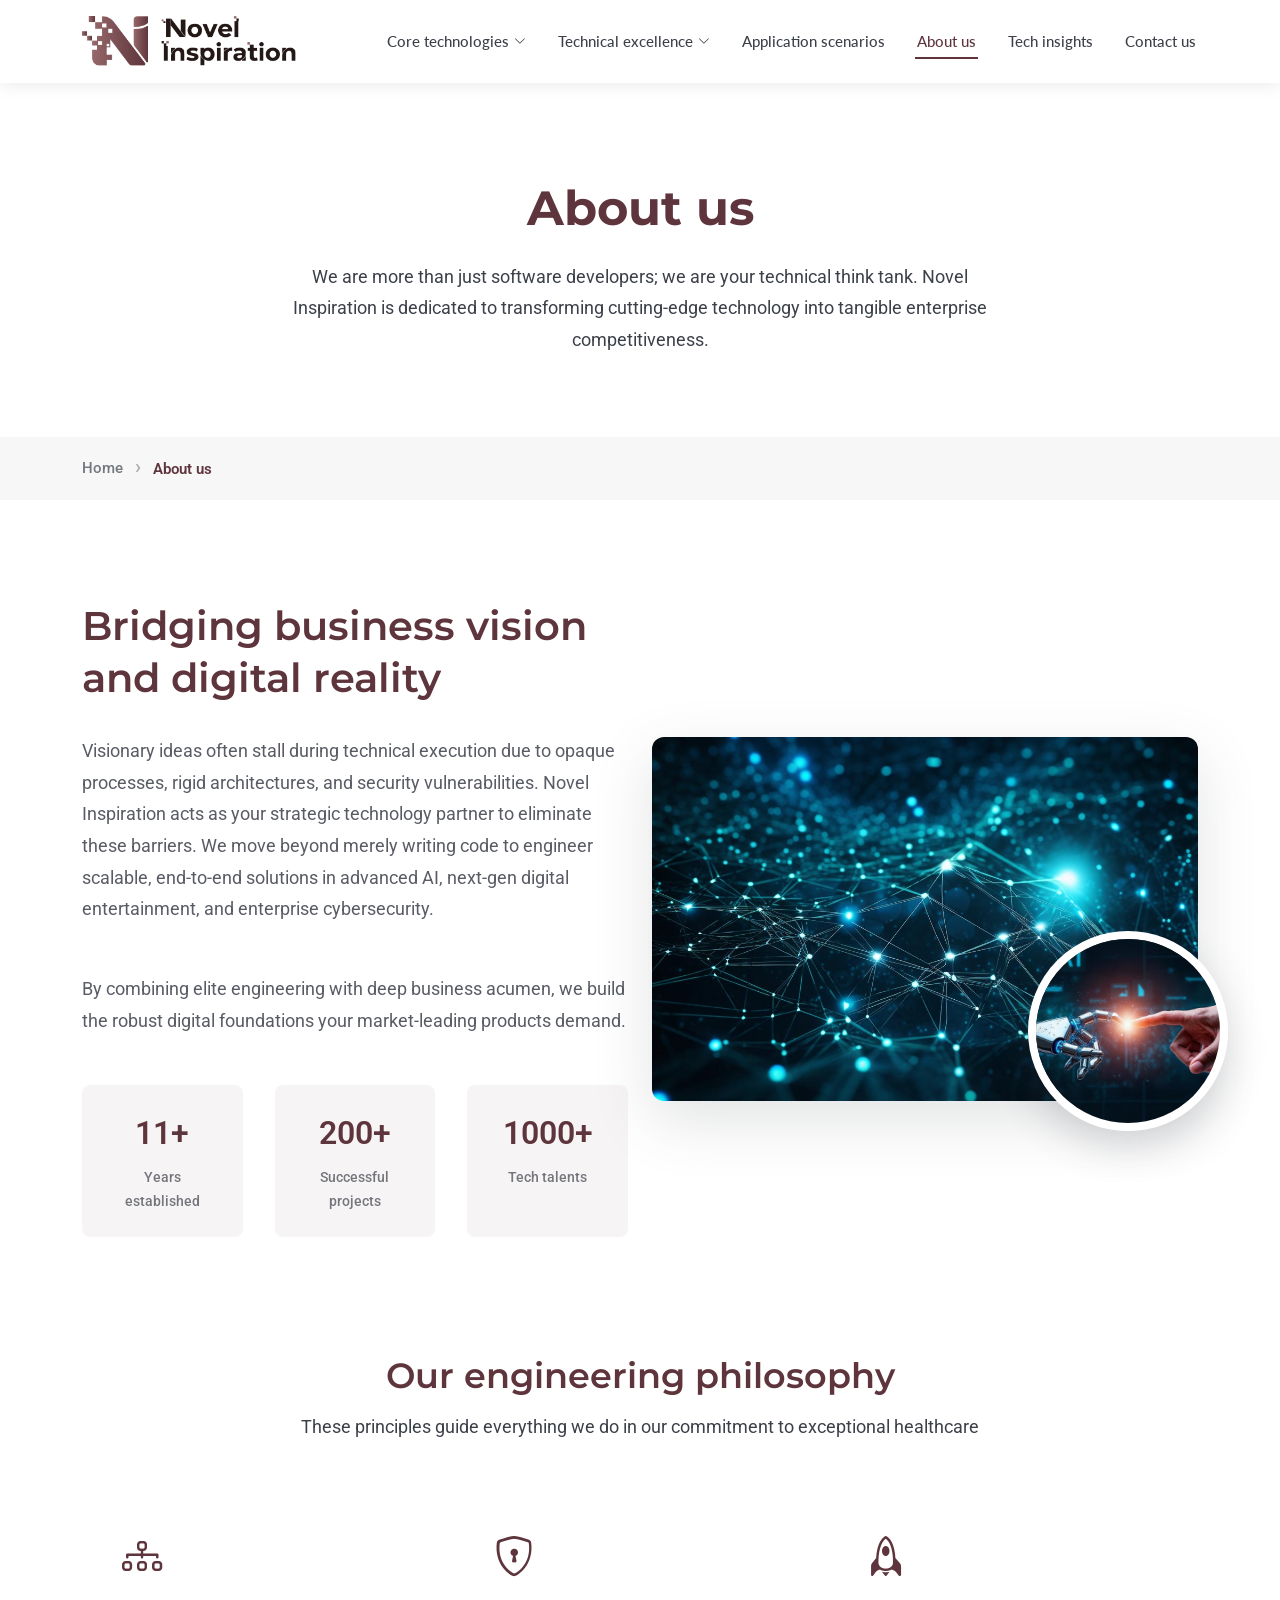
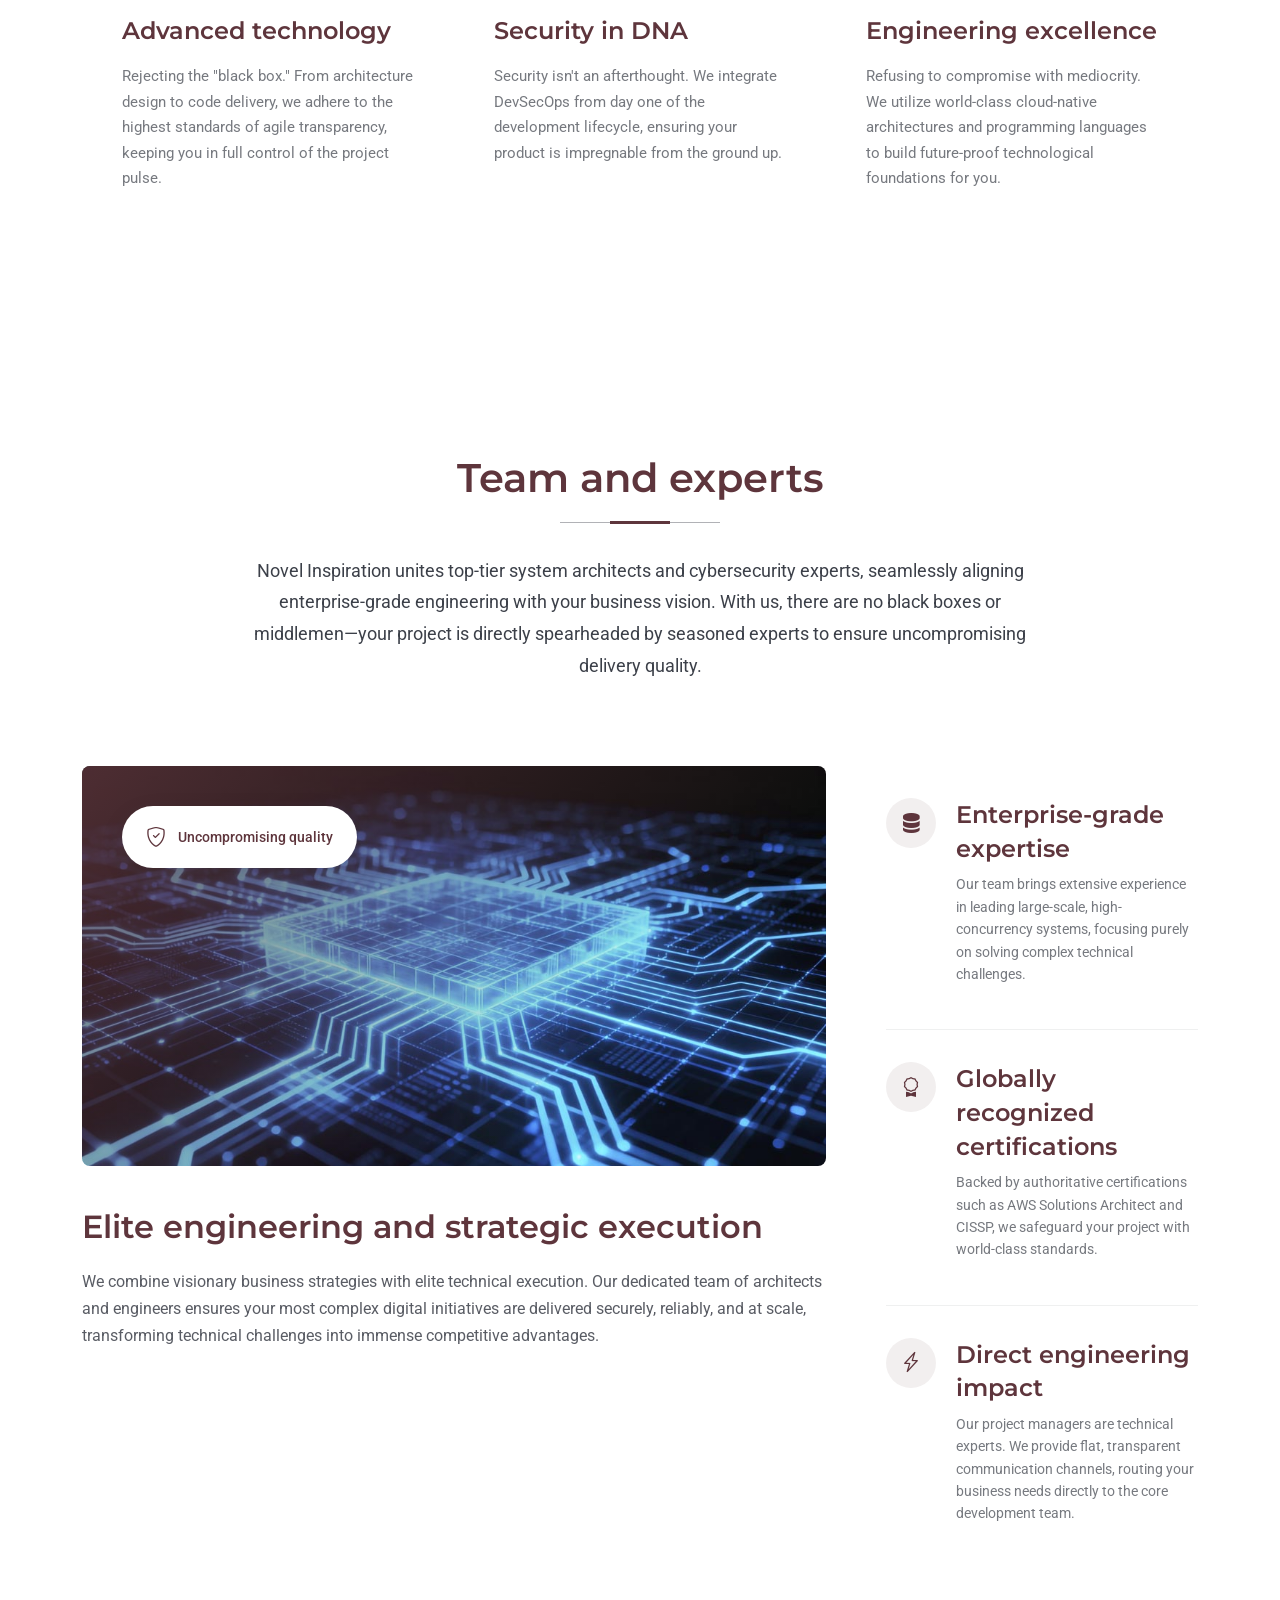
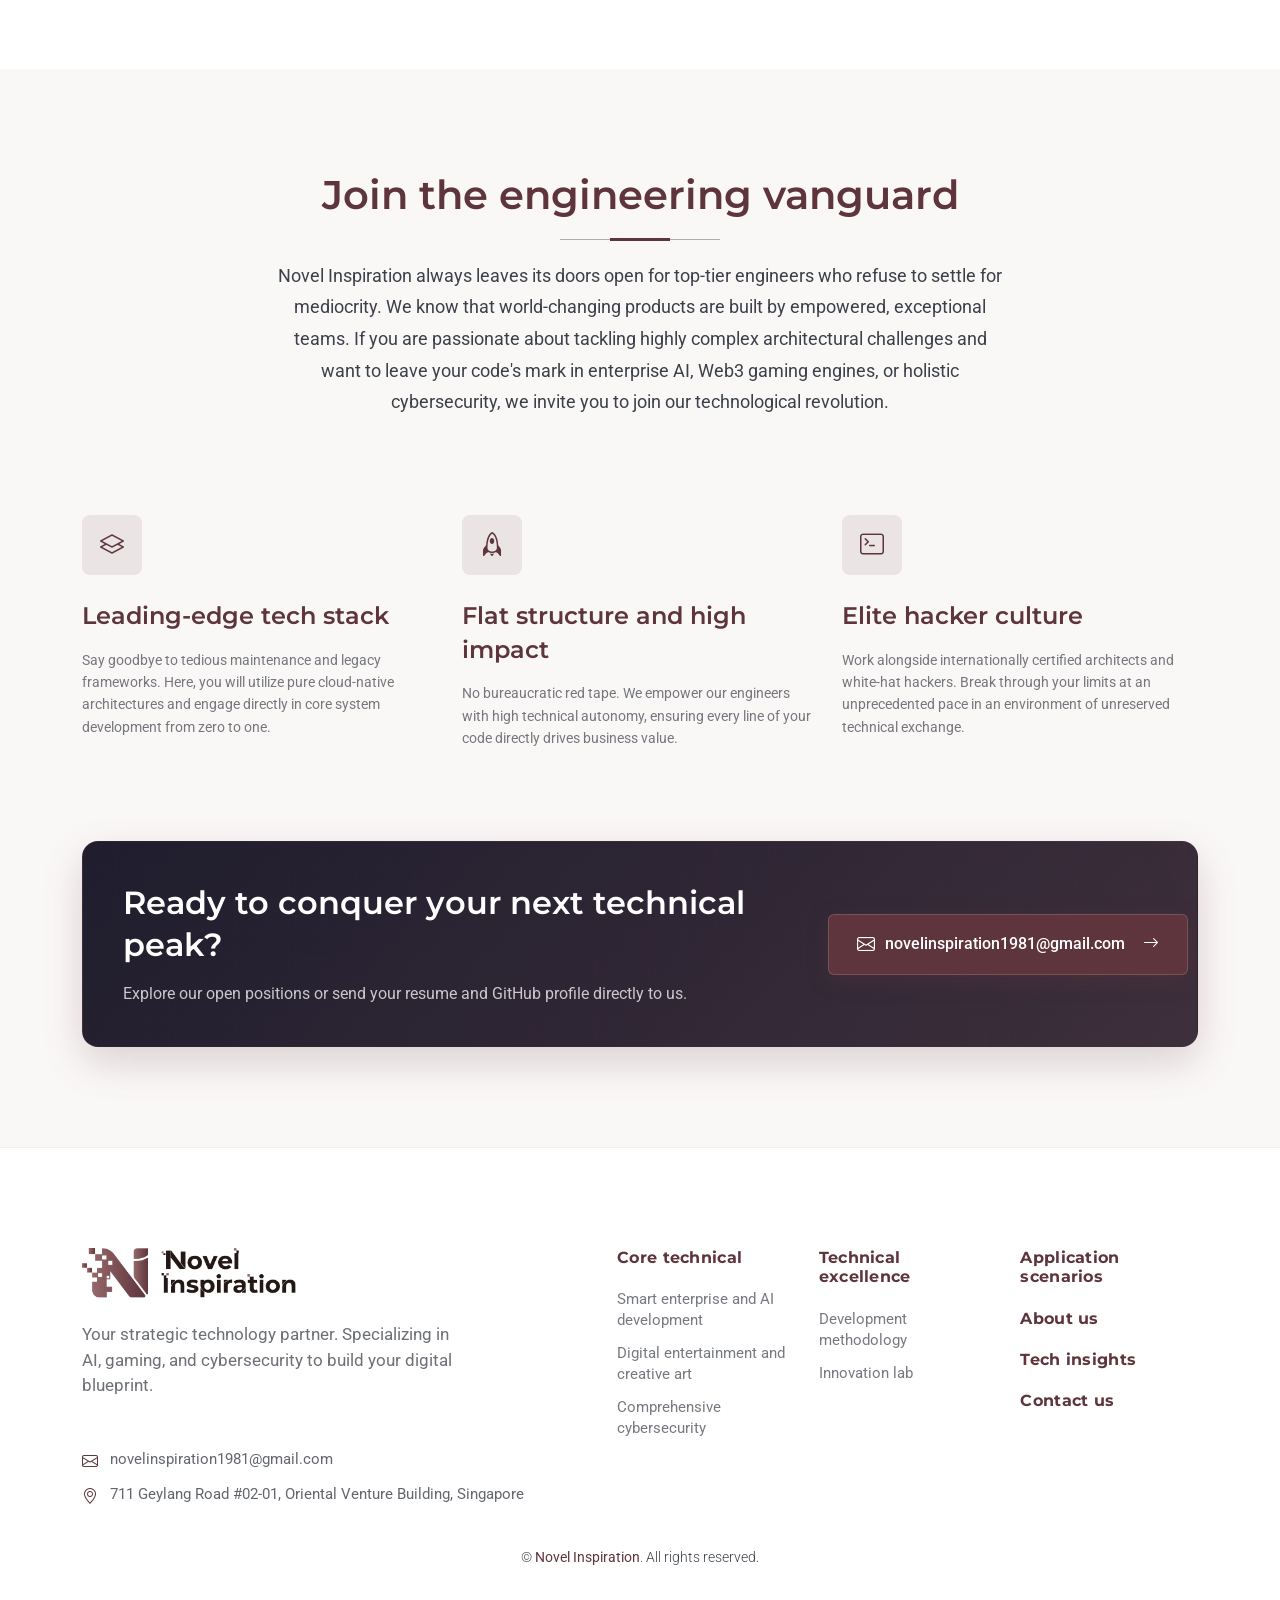
<file: about.html>
<!DOCTYPE html>
<html lang="en">

<head>
  <meta charset="utf-8">
  <meta content="width=device-width, initial-scale=1.0" name="viewport">
  <title>About us - Novel Inspiration</title>
  <meta name="description" content="">
  <meta name="keywords" content="">

  <!-- Favicons -->
  <link href="assets/img/health/favicon.png" rel="icon">

  <!-- Fonts -->
  <link href="https://fonts.googleapis.com" rel="preconnect">
  <link href="https://fonts.gstatic.com" rel="preconnect" crossorigin>
  <link
    href="https://fonts.googleapis.com/css2?family=Roboto:ital,wght@0,100;0,300;0,400;0,500;0,700;0,900;1,100;1,300;1,400;1,500;1,700;1,900&family=Montserrat:ital,wght@0,100;0,200;0,300;0,400;0,500;0,600;0,700;0,800;0,900;1,100;1,200;1,300;1,400;1,500;1,600;1,700;1,800;1,900&family=Lato:ital,wght@0,100;0,300;0,400;0,700;0,900;1,100;1,300;1,400;1,700;1,900&display=swap"
    rel="stylesheet">

  <!-- Vendor CSS Files -->
  <link href="assets/vendor/bootstrap/css/bootstrap.min.css" rel="stylesheet">
  <link href="assets/vendor/bootstrap-icons/bootstrap-icons.css" rel="stylesheet">
  <link href="assets/vendor/aos/aos.css" rel="stylesheet">
  <link href="assets/vendor/glightbox/css/glightbox.min.css" rel="stylesheet">
  <link href="assets/vendor/fontawesome-free/css/all.min.css" rel="stylesheet">
  <link href="assets/vendor/swiper/swiper-bundle.min.css" rel="stylesheet">

  <!-- Main CSS File -->
  <link href="assets/css/main.css" rel="stylesheet">
</head>

<body class="about-page">

    <header id="header" class="header fixed-top">   

    <div class="branding d-flex align-items-cente">
      <div class="container position-relative d-flex align-items-center justify-content-between">
        <a href="index.html" class="logo d-flex align-items-center">
          <img src="assets/img/health/logo.png" alt="Novel Inspiration">
        </a>

        <nav id="navmenu" class="navmenu">
          <ul>            
            <li class="dropdown"><a><span>Core technologies</span> <i class="bi bi-chevron-down toggle-dropdown"></i></a>
            <ul>
              <li><a href="technical_services_ai.html">Smart enterprise and AI development</a></li>
              <li><a href="technical_services_digital.html">Digital entertainment and creative arts</a></li>
              <li><a href="technical_services_cybersecurity.html">Comprehensive cybersecurity</a></li>
            </ul>
            </li>

            <li class="dropdown"><a><span>Technical excellence</span> <i class="bi bi-chevron-down toggle-dropdown"></i></a>
            <ul>
              <li><a href="tech_develop.html">Development methodology</a></li>
              <li><a href="Innovation_lab.html">Innovation lab</a></li>
            </ul>
            </li>

            <li><a href="application_scenarios.html">Application scenarios</a></li>
            <li><a href="about.html">About us</a></li>
            <li><a href="tech_insights.html">Tech insights</a></li>
            <li><a href="contact.html">Contact us</a></li>
          </ul>
          <i class="mobile-nav-toggle d-xl-none bi bi-list"></i>
        </nav>
      </div>
    </div>
  </header>

  <main class="main">

    <!-- Page Title -->
    <div class="page-title">
      <div class="heading">
        <div class="container">
          <div class="row d-flex justify-content-center text-center">
            <div class="col-lg-8">
              <h1 class="heading-title">About us</h1>
              <p class="mb-0">We are more than just software developers; we are your technical think tank. Novel Inspiration is dedicated to transforming cutting-edge technology into tangible enterprise competitiveness.
              </p>
            </div>
          </div>
        </div>
      </div>
      <nav class="breadcrumbs">
        <div class="container">
          <ol>
            <li><a href="index.html">Home</a></li>
            <li class="current">About us</li>
          </ol>
        </div>
      </nav>
    </div><!-- End Page Title -->

    <!-- About Section -->
    <section id="about" class="about section">

      <div class="container" data-aos="fade-up" data-aos-delay="100">

        <div class="row align-items-center">
          <div class="col-lg-6" data-aos="fade-right" data-aos-delay="100">
            <div class="about-content">
              <h2>Bridging business vision and digital reality</h2>
              <p>Visionary ideas often stall during technical execution due to opaque processes, rigid architectures, and security vulnerabilities. Novel Inspiration acts as your strategic technology partner to eliminate these barriers. We move beyond merely writing code to engineer scalable, end-to-end solutions in advanced AI, next-gen digital entertainment, and enterprise cybersecurity.</p>

              <p>By combining elite engineering with deep business acumen, we build the robust digital foundations your market-leading products demand.</p>

              <div class="stats-grid">
                <div class="stat-item">
                 <span class="stat-number" data-purecounter-start="0" data-purecounter-end="11" data-purecounter-duration="2"
                      class="purecounter">11+</span>
                  <span class="stat-label">Years established</span>
                </div>
                <div class="stat-item">
                  <span class="stat-number" data-purecounter-start="0" data-purecounter-end="25"
                    data-purecounter-duration="2">200+</span>
                  <span class="stat-label">Successful projects</span>
                </div>
                <div class="stat-item">
                  <span class="stat-number" data-purecounter-start="0" data-purecounter-end="50"
                    data-purecounter-duration="2">1000+</span>
                  <span class="stat-label">Tech talents</span>
                </div>
              </div>        
                
             
              <!-- End Stats Grid -->
            </div><!-- End About Content -->
          </div>

          <div class="col-lg-6" data-aos="fade-left" data-aos-delay="200">
            <div class="image-wrapper ">
              <img src="assets/img/health/consultation-about.jpg" class="img-fluid main-image" alt="Healthcare facility">
              <div class="floating-image service-overlay-new" data-aos="zoom-in" data-aos-delay="400">
                <img src="assets/img/health/staff-about.jpg" class="img-fluid" alt="Medical team">
              </div>
            </div><!-- End Image Wrapper -->
          </div>
        </div>

        <div class="values-section" data-aos="fade-up" data-aos-delay="300">
          <div class="row">
            <div class="col-lg-12 text-center">
              <h3>Our engineering philosophy</h3>
              <p class="mx-auto" style="max-width: 70%;">These principles guide everything we do in our commitment to exceptional
                healthcare</p>
            </div>
          </div>

        <div class="call-to-action p-0">
          <div class="features-section mb-0">

            <div class="row g-0">

              <div class="col-lg-4">
                <div class="feature-block" data-aos="fade-up" data-aos-delay="200">
                  <div class="feature-icon">
                    <i class="bi bi-diagram-3"></i>
                  </div>
                  <h3>Advanced technology</h3>
                  <p>Rejecting the "black box." From architecture design to code delivery, we adhere to the highest standards of agile transparency, keeping you in full control of the project pulse.</p>
                </div>
              </div>

              <div class="col-lg-4">
                <div class="feature-block" data-aos="fade-up" data-aos-delay="300">
                  <div class="feature-icon">
                    <i class="bi bi-shield-lock"></i>
                  </div>
                  <h3>Security in DNA</h3>
                  <p>Security isn't an afterthought. We integrate DevSecOps from day one of the development lifecycle, ensuring your product is impregnable from the ground up.</p>
                </div>
              </div>

              <div class="col-lg-4">
                <div class="feature-block" data-aos="fade-up" data-aos-delay="400">
                  <div class="feature-icon">
                    <i class="bi bi-rocket"></i>
                  </div>
                  <h3>Engineering excellence</h3>
                  <p>Refusing to compromise with mediocrity. We utilize world-class cloud-native architectures and programming languages to build future-proof technological foundations for you.</p>
                </div>
              </div>

            </div>

          </div>
        </div><!-- End Values Row -->
        </div><!-- End Values Section -->
      </div>
    </section><!-- End About Section -->

    <!-- Featured Services Section -->
    <section id="featured-services" class="featured-services section">

      <!-- Section Title -->
      <div class="container section-title" data-aos="fade-up">
        <h2>Team and experts</h2>
        <p class="mx-auto" style="max-width: 70%;">Novel Inspiration unites top-tier system architects and cybersecurity experts, seamlessly aligning enterprise-grade engineering with your business vision. With us, there are no black boxes or middlemen—your project is directly spearheaded by seasoned experts to ensure uncompromising delivery quality.</p>
      </div><!-- End Section Title -->

      <div class="container" data-aos="fade-up" data-aos-delay="100">

        <div class="row g-0">

          <div class="col-lg-8" data-aos="fade-right" data-aos-delay="200">
            <div class="featured-service-main">
              <div class="service-image-wrapper">
                <img src="assets/img/health/consultation-about-team.jpg" alt="Comprehensive Technical Solutions" class="img-fluid"
                  loading="lazy">
                <div class="service-overlay">
                  <div class="service-badge">
                    <i class="bi bi-shield-check"></i>
                    <span>Uncompromising quality</span>
                  </div>
                </div>
              </div>
              <div class="service-details">
                <h2>Elite engineering and strategic execution</h2>
                <p>We combine visionary business strategies with elite technical execution. Our dedicated team of architects and engineers ensures your most complex digital initiatives are delivered securely, reliably, and at scale, transforming technical challenges into immense competitive advantages.</p>
              </div>
            </div>
          </div>

          <div class="col-lg-4" data-aos="fade-left" data-aos-delay="300">
            <div class="services-sidebar">

              <div class="service-item" data-aos="fade-up" data-aos-delay="400">
                <div class="service-icon-wrapper">
                  <i class="bi bi-server"></i>
                </div>
                <div class="service-info">
                  <h4>Enterprise-grade expertise</h4>
                  <p>Our team brings extensive experience in leading large-scale, high-concurrency systems, focusing purely on solving complex technical challenges.</p>
                </div>
              </div>

              <div class="service-item" data-aos="fade-up" data-aos-delay="500">
                <div class="service-icon-wrapper">
                  <i class="bi bi-award"></i>
                </div>
                <div class="service-info">
                  <h4>Globally recognized certifications</h4>
                  <p>Backed by authoritative certifications such as AWS Solutions Architect and CISSP, we safeguard your project with world-class standards.</p>
               </div>
              </div>

              <div class="service-item" data-aos="fade-up" data-aos-delay="600">
                <div class="service-icon-wrapper">
                  <i class="bi bi-lightning-charge"></i>
                </div>
                <div class="service-info">
                  <h4>Direct engineering impact</h4>
                  <p>Our project managers are technical experts. We provide flat, transparent communication channels, routing your business needs directly to the core development team.</p>
                </div>
              </div>

            </div>
          </div>

        </div>       

      </div>

    </section>
    <!-- Engineering Vanguard Section -->
    <section id="engineering-vanguard" class="department-details section light-background">
      <div class="container ">
        <div class="services-overview mt-0 mb-0" data-aos="fade-up" data-aos-delay="400">
          <div class="row justify-content-center ">
            <div class="col-lg-8">
              <div class="overview-header section-title-about" data-aos="fade-up">
                <h2>Join the engineering vanguard</h2>
                <p>Novel Inspiration always leaves its doors open for top-tier engineers who refuse to settle for mediocrity. We know that world-changing products are built by empowered, exceptional teams. If you are passionate about tackling highly complex architectural challenges and want to leave your code's mark in enterprise AI, Web3 gaming engines, or holistic cybersecurity, we invite you to join our technological revolution.</p>
              </div>
            </div>
          </div>

          <div class="row gy-4 services-grid">
            <div class="col-lg-4 col-md-6" data-aos="fade-up" data-aos-delay="500">
              <div class="service-item h-100">
                <div class="service-icon">
                  <i class="bi bi-layers"></i>
                </div>
                <h4>Leading-edge tech stack</h4>
                <p>Say goodbye to tedious maintenance and legacy frameworks. Here, you will utilize pure cloud-native architectures and engage directly in core system development from zero to one.</p>
              </div>
            </div>

            <div class="col-lg-4 col-md-6" data-aos="fade-up" data-aos-delay="550">
              <div class="service-item h-100">
                <div class="service-icon">
                  <i class="bi bi-rocket"></i>
                </div>
                <h4>Flat structure and high impact</h4>
                <p>No bureaucratic red tape. We empower our engineers with high technical autonomy, ensuring every line of your code directly drives business value.</p>
              </div>
            </div>

            <div class="col-lg-4 col-md-6" data-aos="fade-up" data-aos-delay="600">
              <div class="service-item h-100">
                <div class="service-icon">
                  <i class="bi bi-terminal"></i>
                </div>
                <h4>Elite hacker culture</h4>
                <p>Work alongside internationally certified architects and white-hat hackers. Break through your limits at an unprecedented pace in an environment of unreserved technical exchange.</p>
              </div>
            </div>
          </div>
        </div>


        <div class="featured-departments">
          <div class="emergency-banner unified-cta-banner" data-aos="fade-up" data-aos-delay="400">
          <div class="watermark-icon"><i class="bi bi-building"></i></div>
          <div class="row align-items-center position-relative z-2">
            <div class="col-lg-8">
              <div class="emergency-content">
                <h3>Ready to conquer your next technical peak?</h3>
                <p>Explore our open positions or send your resume and GitHub profile directly to us.</p>
              </div>
            </div>
            <div class="col-lg-4 text-lg-end">
              <a class="emergency-btn">
                <i class="bi bi-envelope"></i>novelinspiration1981@gmail.com<i class="bi bi-arrow-right ms-2 fs-6"></i>
              </a>
            </div>
          </div>
          </div>
        </div>
        </div>



      </div>
         </section>

      </div>

    </section><!-- /About Section -->

  </main>

  <footer id="footer" class="footer-16 footer position-relative">

    <div class="container">

      <div class="footer-main">
        <div class="row align-items-start">

          <div class="col-lg-5">
            <div class="brand-section">
              <a class="logo d-flex align-items-center mb-4">
                <img src="assets/img/health/logo.png" alt="Novel Inspiration">
              </a>
              <p class="brand-description">Your strategic technology partner. Specializing in AI, gaming, and cybersecurity to build your digital blueprint.</p>

              <div class="contact-info mt-5">
                 <div class="contact-item">
                  <i class="bi bi-envelope"></i>
                  <span>novelinspiration1981@gmail.com</span>
                </div>
                <div class="contact-item">
                  <i class="bi bi-geo-alt"></i>
                  <span>711 Geylang Road #02-01, Oriental Venture Building, Singapore</span>
                </div>
              </div>
            </div>
          </div>

          <div class="col-lg-7">
            <div class="footer-nav-wrapper">
              <div class="row">

                <div class="col-6 col-lg-4">
                  <div class="nav-column">
                    <h6><strong>Core technical</strong></h6>
                    <nav class="footer-nav">
                      <a href="technical_services_ai.html"><strong>Smart enterprise and AI development</strong></a>
                      <a href="technical_services_digital.html"><strong>Digital entertainment and creative art</strong></a>
                      <a href="technical_services_cybersecurity.html"><strong>Comprehensive cybersecurity</strong></a>
                    </nav>
                  </div>
                </div>

                <div class="col-6 col-lg-4">
                  <div class="nav-column">
                    <h6><strong>Technical excellence</strong></h6>
                    <nav class="footer-nav">
                      <a href="tech_develop.html"><strong>Development methodology</strong></a>
                      <a href="Innovation_lab.html"><strong>Innovation lab</strong></a>                      
                    </nav>
                  </div>
                </div>

                <div class="col-6 col-lg-4">
                  <div class="nav-column">
                    <a href="application_scenarios.html"><h6><strong>Application scenarios</strong></h6></a>
                    <a href="#"><h6><strong>About us</strong></h6></a>
                    <a href="tech_insights.html"><h6><strong>Tech insights</strong></h6></a>
                    <a href="contact.html"><h6><strong>Contact us</strong></h6></a>  
                  </div>
                </div>
              </div>
            </div>
          </div>

        </div>

    <div class="footer-bottom">
      <div class="container">
        <div class="bottom-content">
          <div class="row align-items-center">

            <div class="col-lg-12 text-center">
              <div class="copyright">
                <p>© <span class="sitename">Novel Inspiration</span>. All rights reserved.</p>
              </div>
            </div>
          </div>
        </div>
      </div>
    </div>

      </div>

    </div>



  </footer>

  <!-- Scroll Top -->
  <a href="#!" id="scroll-top" class="scroll-top d-flex align-items-center justify-content-center"><i
      class="bi bi-arrow-up-short"></i></a>

  <!-- Preloader -->
  <div id="preloader"></div>

  <!-- Vendor JS Files -->
  <script src="assets/vendor/bootstrap/js/bootstrap.bundle.min.js"></script>
  <script src="assets/vendor/php-email-form/validate.js"></script>
  <script src="assets/vendor/aos/aos.js"></script>
  <script src="assets/vendor/glightbox/js/glightbox.min.js"></script>
  <script src="assets/vendor/purecounter/purecounter_vanilla.js"></script>
  <script src="assets/vendor/swiper/swiper-bundle.min.js"></script>

  <!-- Main JS File -->
  <script src="assets/js/main.js"></script>

</body>

</html>
</file>
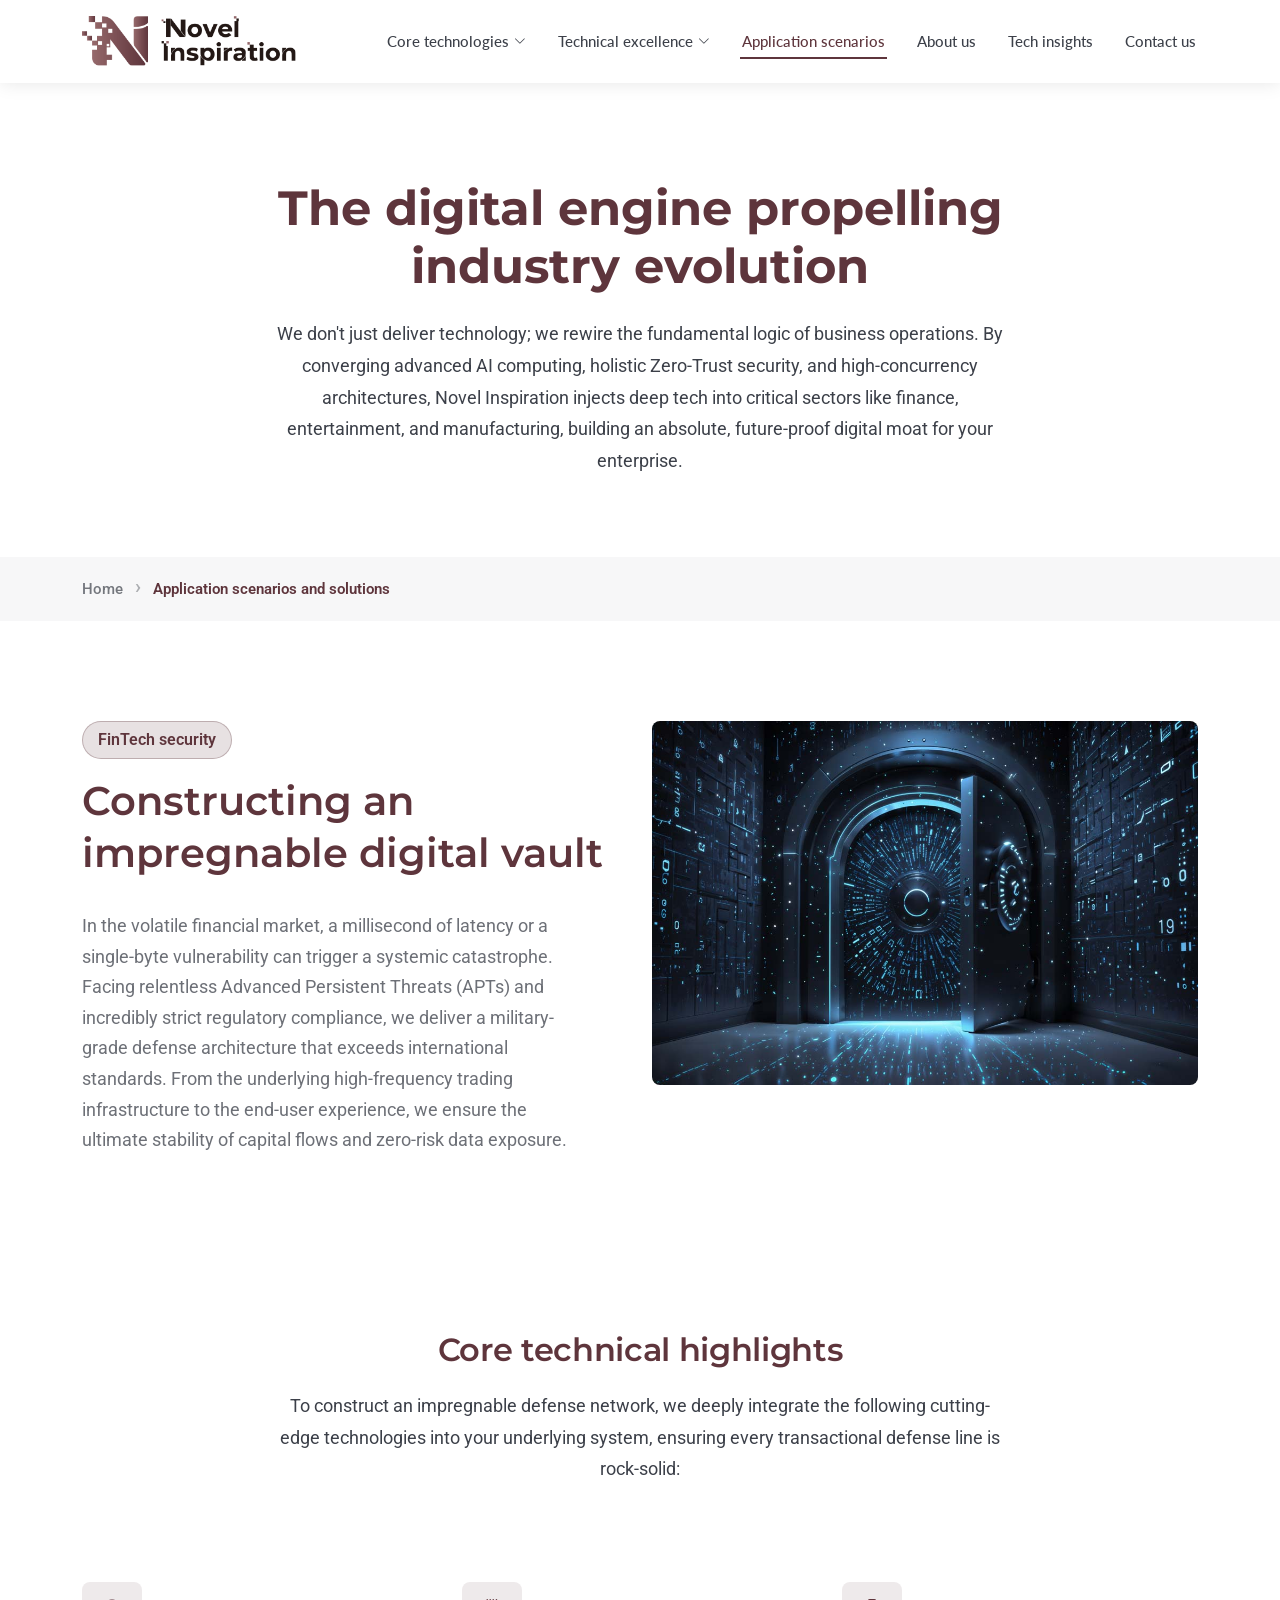
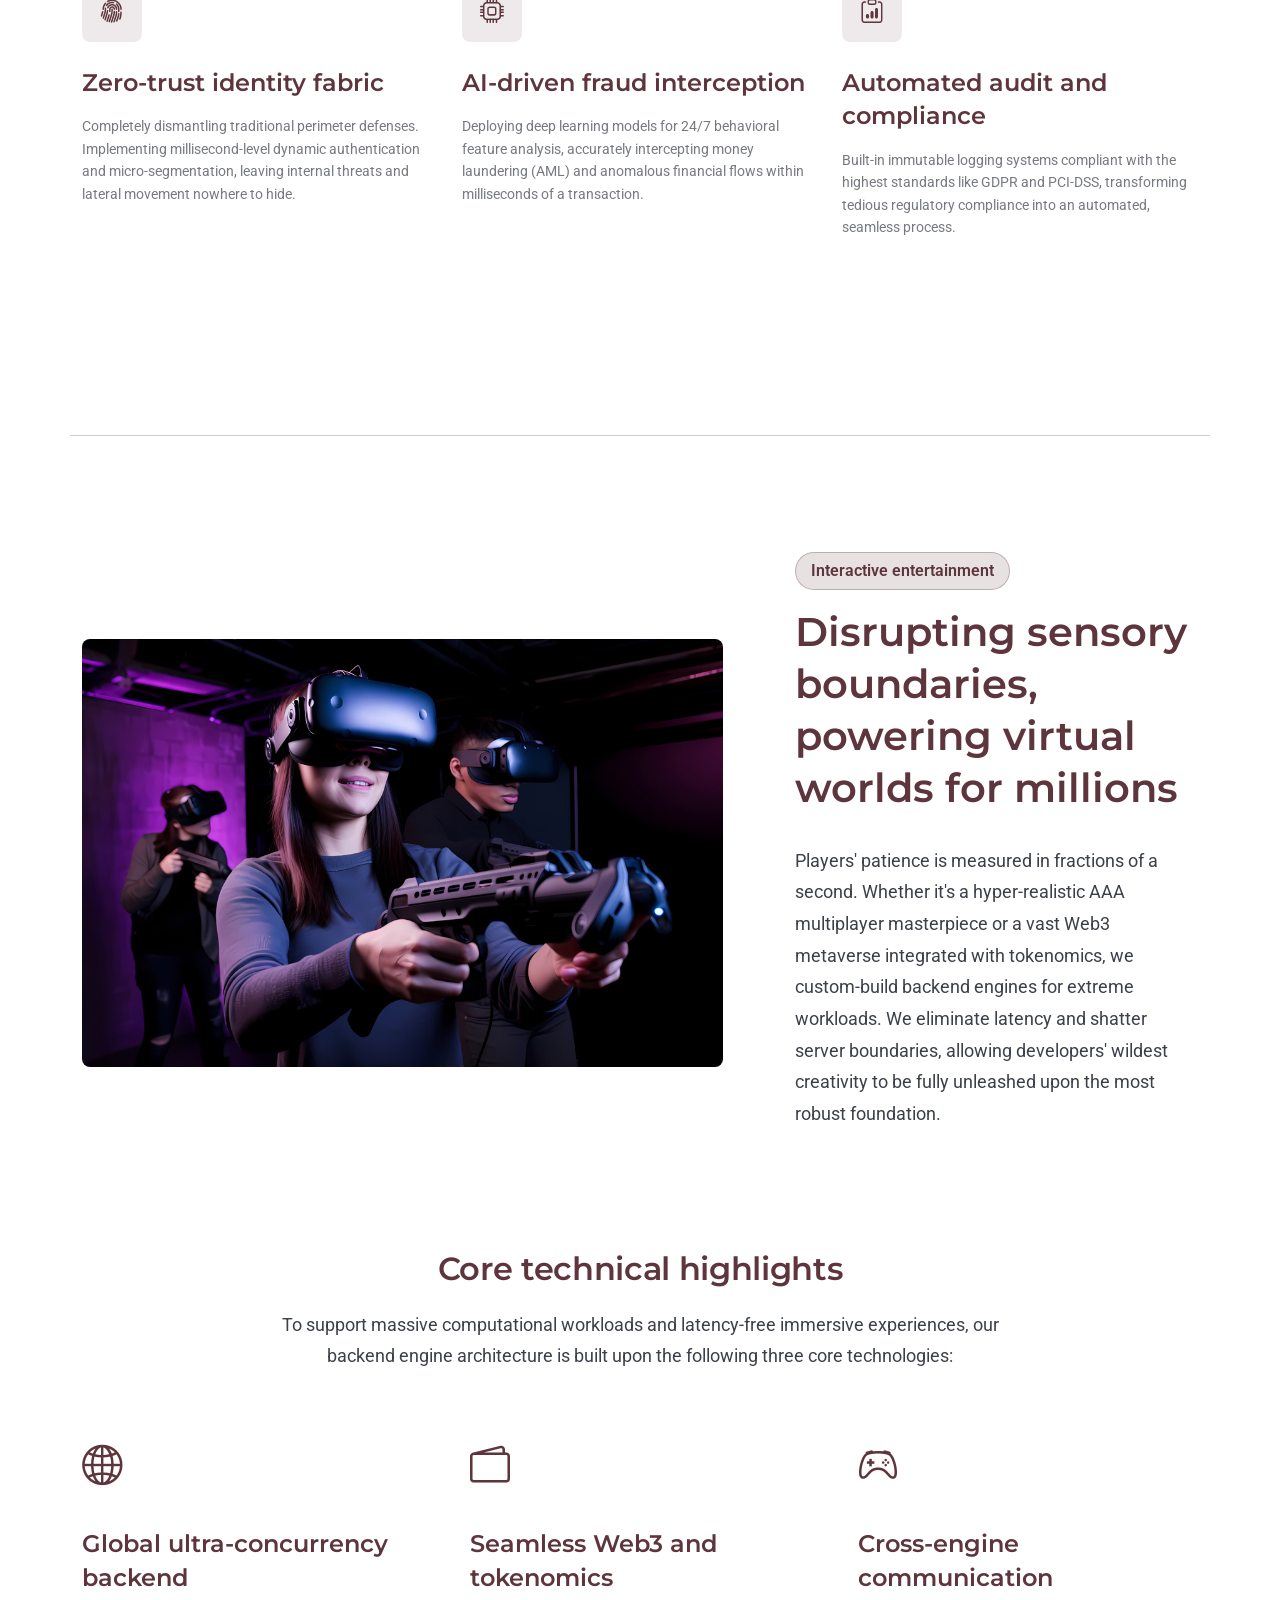
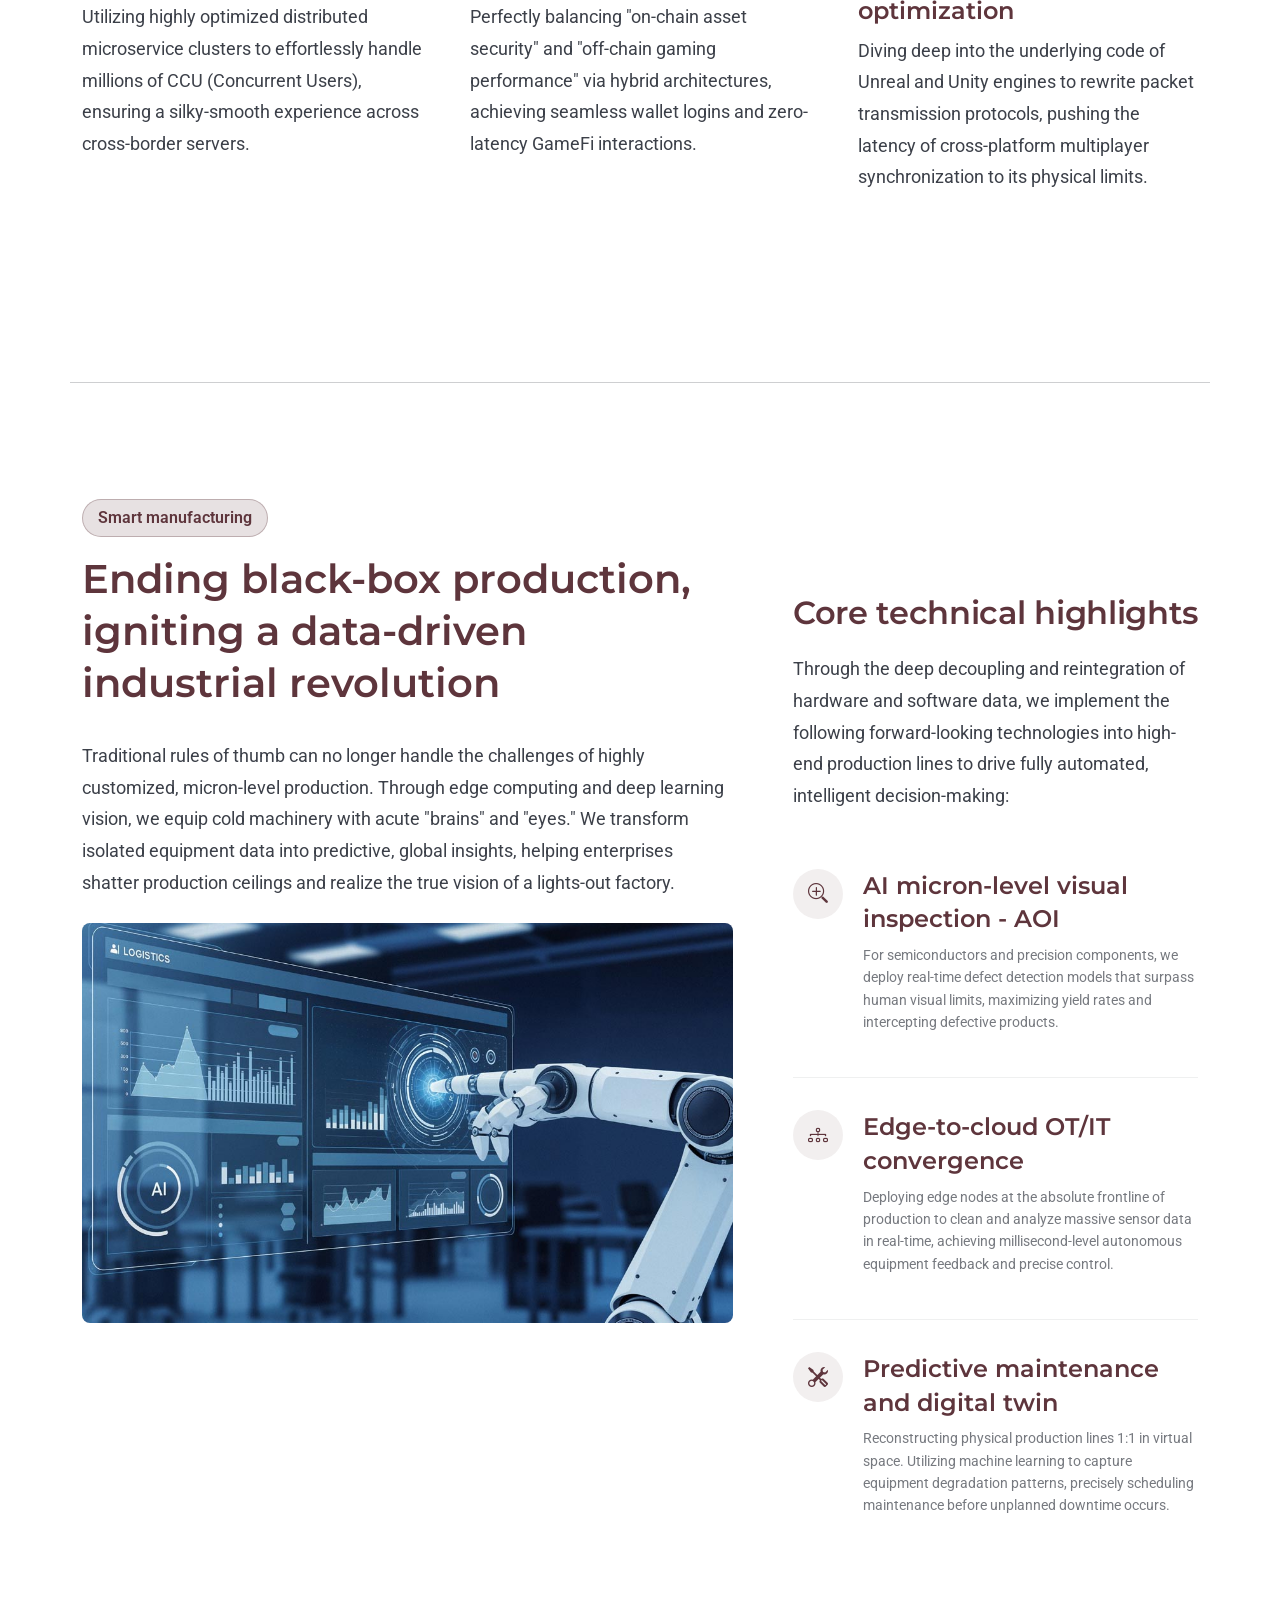
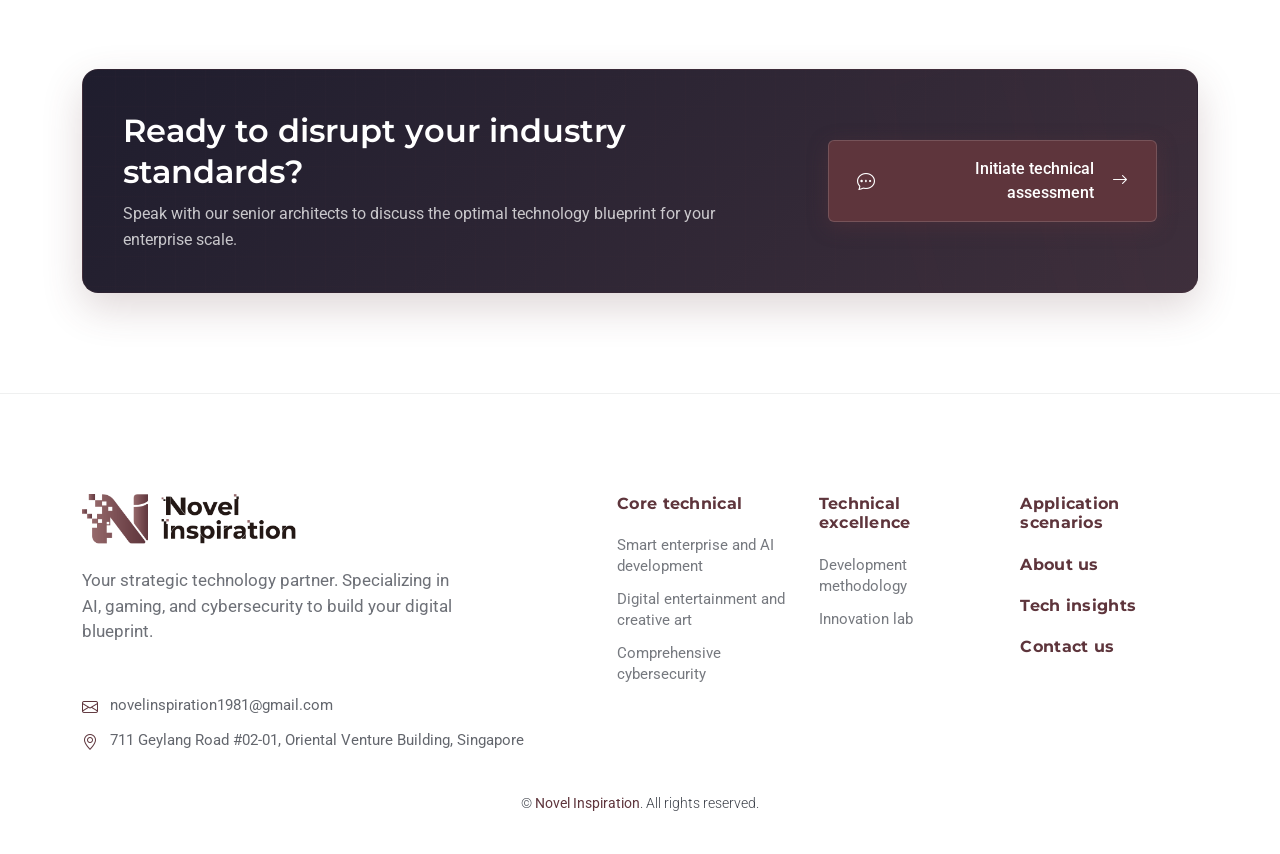
<file: application_scenarios.html>
<!DOCTYPE html>
<html lang="en">

<head>
  <meta charset="utf-8">
  <meta content="width=device-width, initial-scale=1.0" name="viewport">
  <title>Application scenarios and solutions - Novel Inspiration</title>
  <meta name="description" content="">
  <meta name="keywords" content="">

  <!-- Favicons -->
  <link href="assets/img/health/favicon.png" rel="icon">

  <!-- Fonts -->
  <link href="https://fonts.googleapis.com" rel="preconnect">
  <link href="https://fonts.gstatic.com" rel="preconnect" crossorigin>
  <link
    href="https://fonts.googleapis.com/css2?family=Roboto:ital,wght@0,100;0,300;0,400;0,500;0,700;0,900;1,100;1,300;1,400;1,500;1,700;1,900&family=Montserrat:ital,wght@0,100;0,200;0,300;0,400;0,500;0,600;0,700;0,800;0,900;1,100;1,200;1,300;1,400;1,500;1,600;1,700;1,800;1,900&family=Lato:ital,wght@0,100;0,300;0,400;0,700;0,900;1,100;1,300;1,400;1,700;1,900&display=swap"
    rel="stylesheet">

  <!-- Vendor CSS Files -->
  <link href="assets/vendor/bootstrap/css/bootstrap.min.css" rel="stylesheet">
  <link href="assets/vendor/bootstrap-icons/bootstrap-icons.css" rel="stylesheet">
  <link href="assets/vendor/aos/aos.css" rel="stylesheet">
  <link href="assets/vendor/glightbox/css/glightbox.min.css" rel="stylesheet">
  <link href="assets/vendor/fontawesome-free/css/all.min.css" rel="stylesheet">
  <link href="assets/vendor/swiper/swiper-bundle.min.css" rel="stylesheet">

  <!-- Main CSS File -->
  <link href="assets/css/main.css" rel="stylesheet">
</head>

<body class="department-details-page">

  <header id="header" class="header fixed-top">

    <div class="branding d-flex align-items-cente">

      <div class="container position-relative d-flex align-items-center justify-content-between">
        <a href="index.html" class="logo d-flex align-items-center">
          <img src="assets/img/health/logo.png" alt="Novel Inspiration">
        </a>

        <nav id="navmenu" class="navmenu">
          <ul>
            <li class="dropdown"><a><span>Core technologies</span> <i class="bi bi-chevron-down toggle-dropdown"></i></a>
            <ul>
              <li><a href="technical_services_ai.html">Smart enterprise and AI development</a></li>
              <li><a href="technical_services_digital.html">Digital entertainment and creative arts</a></li>
              <li><a href="technical_services_cybersecurity.html">Comprehensive cybersecurity</a></li>
            </ul>
            </li>

            <li class="dropdown"><a><span>Technical excellence</span> <i class="bi bi-chevron-down toggle-dropdown"></i></a>
            <ul>
              <li><a href="tech_develop.html">Development methodology</a></li>
              <li><a href="Innovation_lab.html">Innovation lab</a></li>
            </ul>
            </li>

            <li><a href="application_scenarios.html">Application scenarios</a></li>
            <li><a href="about.html">About us</a></li>
            <li><a href="tech_insights.html">Tech insights</a></li>
            <li><a href="contact.html">Contact us</a></li>
          </ul>
          <i class="mobile-nav-toggle d-xl-none bi bi-list"></i>
        </nav>

      </div>

    </div>

  </header>

  <main class="main">

    <!-- Page Title -->
    <div class="page-title">
      <div class="heading">
        <div class="container">
          <div class="row d-flex justify-content-center text-center">
            <div class="col-lg-8">
              <h1 class="heading-title">The digital engine propelling industry evolution</h1>
              <p class="mb-0">We don't just deliver technology; we rewire the fundamental logic of business operations. By converging advanced AI computing, holistic Zero-Trust security, and high-concurrency architectures, Novel Inspiration injects deep tech into critical sectors like finance, entertainment, and manufacturing, building an absolute, future-proof digital moat for your enterprise.
              </p>
            </div>
          </div>
        </div>
      </div>
      <nav class="breadcrumbs">
        <div class="container">
          <ol>
            <li><a href="index.html">Home</a></li>
            <li class="current">Application scenarios and solutions</li>
          </ol>
        </div>
      </nav>
    </div><!-- End Page Title -->

    <!-- Department Details Section -->
    <section id="department-details" class="department-details section">

      <div class="container" data-aos="fade-up" data-aos-delay="100">

        <div class="row">
          <div class="col-xl-6 col-lg-5">
            <div class="department-hero" data-aos="fade-right" data-aos-delay="200">
              <div class="service-category">
                <span class="specialty-badge">FinTech security</span>
              </div>
              <h2 class="mt-3 mx-auto">Constructing an impregnable digital vault</h2>
              <p class="department-intro">In the volatile financial market, a millisecond of latency or a single-byte vulnerability can trigger a systemic catastrophe. Facing relentless Advanced Persistent Threats (APTs) and incredibly strict regulatory compliance, we deliver a military-grade defense architecture that exceeds international standards. From the underlying high-frequency trading infrastructure to the end-user experience, we ensure the ultimate stability of capital flows and zero-risk data exposure.</p>
            </div>
          </div>

          <div class="col-xl-6 col-lg-7">
            <div class="department-visual" data-aos="fade-left" data-aos-delay="300">
              <div class="image-container">
                <img src="assets/img/health/fintech-1.jpg" style="border-radius: 8px;" alt="Neurology Department"
                  class="img-fluid primary-image">
              </div>
            </div>
          </div>
        </div>

        <div class="services-overview" data-aos="fade-up" data-aos-delay="400">
          <div class="row justify-content-center">
            <div class="col-lg-8">
              <div class="overview-header">
                <h3 class="mt-3 mx-auto">Core technical highlights</h3>
                <p>To construct an impregnable defense network, we deeply integrate the following cutting-edge technologies into your underlying system, ensuring every transactional defense line is rock-solid:</p>
              </div>
            </div>
          </div>

          <div class="row gy-4 services-grid">
            <div class="col-lg-4 col-md-6" data-aos="fade-up" data-aos-delay="500">
              <div class="service-item">
                <div class="service-icon">
                  <i class="bi bi-fingerprint"></i>
                </div>
                <h4>Zero-trust identity fabric</h4>
                <p>Completely dismantling traditional perimeter defenses. Implementing millisecond-level dynamic authentication and micro-segmentation, leaving internal threats and lateral movement nowhere to hide.</p>
              </div>
            </div>

            <div class="col-lg-4 col-md-6" data-aos="fade-up" data-aos-delay="550">
              <div class="service-item">
                <div class="service-icon">
                  <i class="bi bi-cpu"></i>
                </div>
                <h4>AI-driven fraud interception</h4>
                <p>Deploying deep learning models for 24/7 behavioral feature analysis, accurately intercepting money laundering (AML) and anomalous financial flows within milliseconds of a transaction.</p>
              </div>
            </div>

            <div class="col-lg-4 col-md-6" data-aos="fade-up" data-aos-delay="600">
              <div class="service-item">
                <div class="service-icon">
                  <i class="bi bi-clipboard-data"></i>
                </div>
                <h4>Automated audit and compliance</h4>
                <p>Built-in immutable logging systems compliant with the highest standards like GDPR and PCI-DSS, transforming tedious regulatory compliance into an automated, seamless process.</p>
              </div>
            </div>
          </div>
        </div>


</section>

<hr class="container">
    

<section id="featured-services" class="featured-services section">
  

      <div class="container" data-aos="fade-up" data-aos-delay="100">

        <div class="row">
        <div class="expert-care-section" data-aos="fade-up" data-aos-delay="800">
          <div class="row align-items-center">
            <div class="col-lg-7" data-aos="fade-right" data-aos-delay="900">
              <div class="expert-image">
                <img src="assets/img/health/applicatio1.jpg" style="border-radius: 8px;" alt="Neurological Expert" class="img-fluid">
              </div>
            </div>

            <div class="col-lg-5 pleft" data-aos="fade-left" data-aos-delay="900">
              
              <div class="expert-content">
                 <div class="service-category">
                <span class="specialty-badge">Interactive entertainment</span>
              </div>
                <h2 class="mt-3">Disrupting sensory boundaries, powering virtual worlds for millions</h2>
                <p class="lead">Players' patience is measured in fractions of a second. Whether it's a hyper-realistic AAA multiplayer masterpiece or a vast Web3 metaverse integrated with tokenomics, we custom-build backend engines for extreme workloads. We eliminate latency and shatter server boundaries, allowing developers' wildest creativity to be fully unleashed upon the most robust foundation.</p>
              </div>
            </div>
          </div>
        </div>

<div class="services-overview aos-init aos-animate" data-aos="fade-up" data-aos-delay="400">
        <div class="row justify-content-center">
            <div class="col-lg-8">
              <div class="overview-header">
                <h3 class="mt-3 mx-auto">Core technical highlights</h3>
                <p>To support massive computational workloads and latency-free immersive experiences, our backend engine architecture is built upon the following three core technologies:</p>
              </div>
            </div>
          </div>
        <div class="row g-5">          
          <div class="col-lg-4" data-aos="fade-up" data-aos-delay="100">
            <div class="department-highlight">
              <div class="highlight-icon">
                <i class="bi bi-globe2"></i>
              </div>
              <h4>Global ultra-concurrency backend</h4>
              <p>Utilizing highly optimized distributed microservice clusters to effortlessly handle millions of CCU (Concurrent Users), ensuring a silky-smooth experience across cross-border servers.</p>
            </div>
          </div><!-- End Department Highlight -->

          <div class="col-lg-4" data-aos="fade-up" data-aos-delay="200">
            <div class="department-highlight">
              <div class="highlight-icon">
                <i class="bi bi-wallet2"></i>
              </div>
              <h4>Seamless Web3 and tokenomics</h4>
              <p>Perfectly balancing "on-chain asset security" and "off-chain gaming performance" via hybrid architectures, achieving seamless wallet logins and zero-latency GameFi interactions.</p>
             
            </div>
          </div><!-- End Department Highlight -->

          <div class="col-lg-4" data-aos="fade-up" data-aos-delay="300">
            <div class="department-highlight">
              <div class="highlight-icon">
                <i class="bi bi-controller"></i>
              </div>
              <h4>Cross-engine communication optimization</h4>
              <p>Diving deep into the underlying code of Unreal and Unity engines to rewrite packet transmission protocols, pushing the latency of cross-platform multiplayer synchronization to its physical limits.</p>
             </div>
          </div><!-- End Department Highlight -->
        </div>

      </div>
      
      

    </section><!-- /Department Details Section -->

<hr class="container">
    

    <!-- Featured Services Section -->
    <section id="featured-services" class="featured-services section">
      <div class="container" data-aos="fade-up" data-aos-delay="100">

        <div class="row g-0">
          <div class="col-lg-7" data-aos="fade-right" data-aos-delay="200">
            <div class="featured-service-main">
              <div class="">
                 <div class="service-category">
                <span class="specialty-badge">Smart manufacturing</span>
              </div>
                <h2 class="mt-3">Ending black-box production, igniting a data-driven industrial revolution</h2>
                <p>Traditional rules of thumb can no longer handle the challenges of highly customized, micron-level production. Through edge computing and deep learning vision, we equip cold machinery with acute "brains" and "eyes." We transform isolated equipment data into predictive, global insights, helping enterprises shatter production ceilings and realize the true vision of a lights-out factory.</p>
               </div>
              <div class="service-image-wrapper">
                <img src="assets/img/health/smart-manufacturing.jpg" alt="Comprehensive Technical Solutions" class="img-fluid"
                  loading="lazy">
              </div>
              
            </div>
          </div>

          <div class="col-lg-5" data-aos="fade-left" data-aos-delay="300">
            <div class="services-sidebar services-overview">

             <div class="overview-header" style="text-align: left;margin-bottom:0;">
                 <h3 class="mt-3 mx-auto">Core technical highlights</h3>
                <p>Through the deep decoupling and reintegration of hardware and software data, we implement the following forward-looking technologies into high-end production lines to drive fully automated, intelligent decision-making:</p>
              </div>

              <div class="service-item" data-aos="fade-up" data-aos-delay="400">
                <div class="service-icon-wrapper">
                  <i class="bi bi-zoom-in"></i>
                </div>
                <div class="service-info">
                  <h4>AI micron-level visual inspection - AOI</h4>
                  <p>For semiconductors and precision components, we deploy real-time defect detection models that surpass human visual limits, maximizing yield rates and intercepting defective products.</p>
                </div>
              </div>

              <div class="service-item" data-aos="fade-up" data-aos-delay="500">
                <div class="service-icon-wrapper">
                  <i class="bi bi-diagram-3"></i>
                </div>
                <div class="service-info">
                  <h4>Edge-to-cloud OT/IT convergence</h4>
                  <p>Deploying edge nodes at the absolute frontline of production to clean and analyze massive sensor data in real-time, achieving millisecond-level autonomous equipment feedback and precise control.</p>
                </div>
              </div>

              <div class="service-item" data-aos="fade-up" data-aos-delay="600">
                <div class="service-icon-wrapper">
                  <i class="bi bi-tools"></i>
                </div>
                <div class="service-info">
                  <h4>Predictive maintenance and digital twin</h4>
                  <p>Reconstructing physical production lines 1:1 in virtual space. Utilizing machine learning to capture equipment degradation patterns, precisely scheduling maintenance before unplanned downtime occurs.</p>
                </div>
              </div>
            </div>
          </div>
        </div>
      </div>
      
      <div class="featured-departments">
      <div class="container">
        <div class="emergency-banner unified-cta-banner" data-aos="fade-up" data-aos-delay="400">
          <div class="watermark-icon"><i class="bi bi-grid-1x2"></i></div>
          <div class="row align-items-center position-relative z-2">
            <div class="col-lg-8">
              <div class="emergency-content pe-lg-4">
                <h3 class="mb-2">Ready to disrupt your industry standards?</h3>
                <p class="mb-0">Speak with our senior architects to discuss the optimal technology blueprint for your enterprise scale.</p>
              </div>
            </div>
            <div class="col-lg-4 text-lg-end mt-4 mt-lg-0">
              <a href="contact.html" class="emergency-btn">
                <i class="bi bi-chat-dots"></i>Initiate technical assessment<i class="bi bi-arrow-right ms-2 fs-6"></i>
              </a>
            </div>
          </div>
        </div>
      </div>
    </div>
    </section>

         


  </main>

  <footer id="footer" class="footer-16 footer position-relative">

    <div class="container">

      <div class="footer-main">
        <div class="row align-items-start">

          <div class="col-lg-5">
            <div class="brand-section">
              <a class="logo d-flex align-items-center mb-4">
                <img src="assets/img/health/logo.png" alt="Novel Inspiration">
              </a>
              <p class="brand-description">Your strategic technology partner. Specializing in AI, gaming, and cybersecurity to build your digital blueprint.</p>

              <div class="contact-info mt-5">
                 <div class="contact-item">
                  <i class="bi bi-envelope"></i>
                  <span>novelinspiration1981@gmail.com</span>
                </div>
                <div class="contact-item">
                  <i class="bi bi-geo-alt"></i>
                  <span>711 Geylang Road #02-01, Oriental Venture Building, Singapore</span>
                </div>
              </div>
            </div>
          </div>

          <div class="col-lg-7">
            <div class="footer-nav-wrapper">
              <div class="row">

                <div class="col-6 col-lg-4">
                  <div class="nav-column">
                    <h6><strong>Core technical</strong></h6>
                    <nav class="footer-nav">
                      <a href="technical_services_ai.html"><strong>Smart enterprise and AI development</strong></a>
                      <a href="technical_services_digital.html"><strong>Digital entertainment and creative art</strong></a>
                      <a href="technical_services_cybersecurity.html"><strong>Comprehensive cybersecurity</strong></a>
                    </nav>
                  </div>
                </div>

                <div class="col-6 col-lg-4">
                  <div class="nav-column">
                    <h6><strong>Technical excellence</strong></h6>
                    <nav class="footer-nav">
                      <a href="tech_develop.html"><strong>Development methodology</strong></a>
                      <a href="Innovation_lab.html"><strong>Innovation lab</strong></a>                      
                    </nav>
                  </div>
                </div>

                <div class="col-6 col-lg-4">
                  <div class="nav-column">
                    <a href="#"><h6><strong>Application scenarios</strong></h6></a>
                    <a href="about.html"><h6><strong>About us</strong></h6></a>
                    <a href="tech_insights.html"><h6><strong>Tech insights</strong></h6></a>
                    <a href="contact.html"><h6><strong>Contact us</strong></h6></a>  
                  </div>
                </div>
              </div>
            </div>
          </div>

        </div>

    <div class="footer-bottom">
      <div class="container">
        <div class="bottom-content">
          <div class="row align-items-center">

            <div class="col-lg-12 text-center">
              <div class="copyright">
                <p>© <span class="sitename">Novel Inspiration</span>. All rights reserved.</p>
              </div>
            </div>
          </div>
        </div>
      </div>
    </div>

      </div>

    </div>



  </footer>

  <!-- Scroll Top -->
  <a href="#!" id="scroll-top" class="scroll-top d-flex align-items-center justify-content-center"><i
      class="bi bi-arrow-up-short"></i></a>

  <!-- Preloader -->
  <div id="preloader"></div>

  <!-- Vendor JS Files -->
  <script src="assets/vendor/bootstrap/js/bootstrap.bundle.min.js"></script>
  <script src="assets/vendor/php-email-form/validate.js"></script>
  <script src="assets/vendor/aos/aos.js"></script>
  <script src="assets/vendor/glightbox/js/glightbox.min.js"></script>
  <script src="assets/vendor/purecounter/purecounter_vanilla.js"></script>
  <script src="assets/vendor/swiper/swiper-bundle.min.js"></script>

  <!-- Main JS File -->
  <script src="assets/js/main.js"></script>

</body>

</html>
</file>
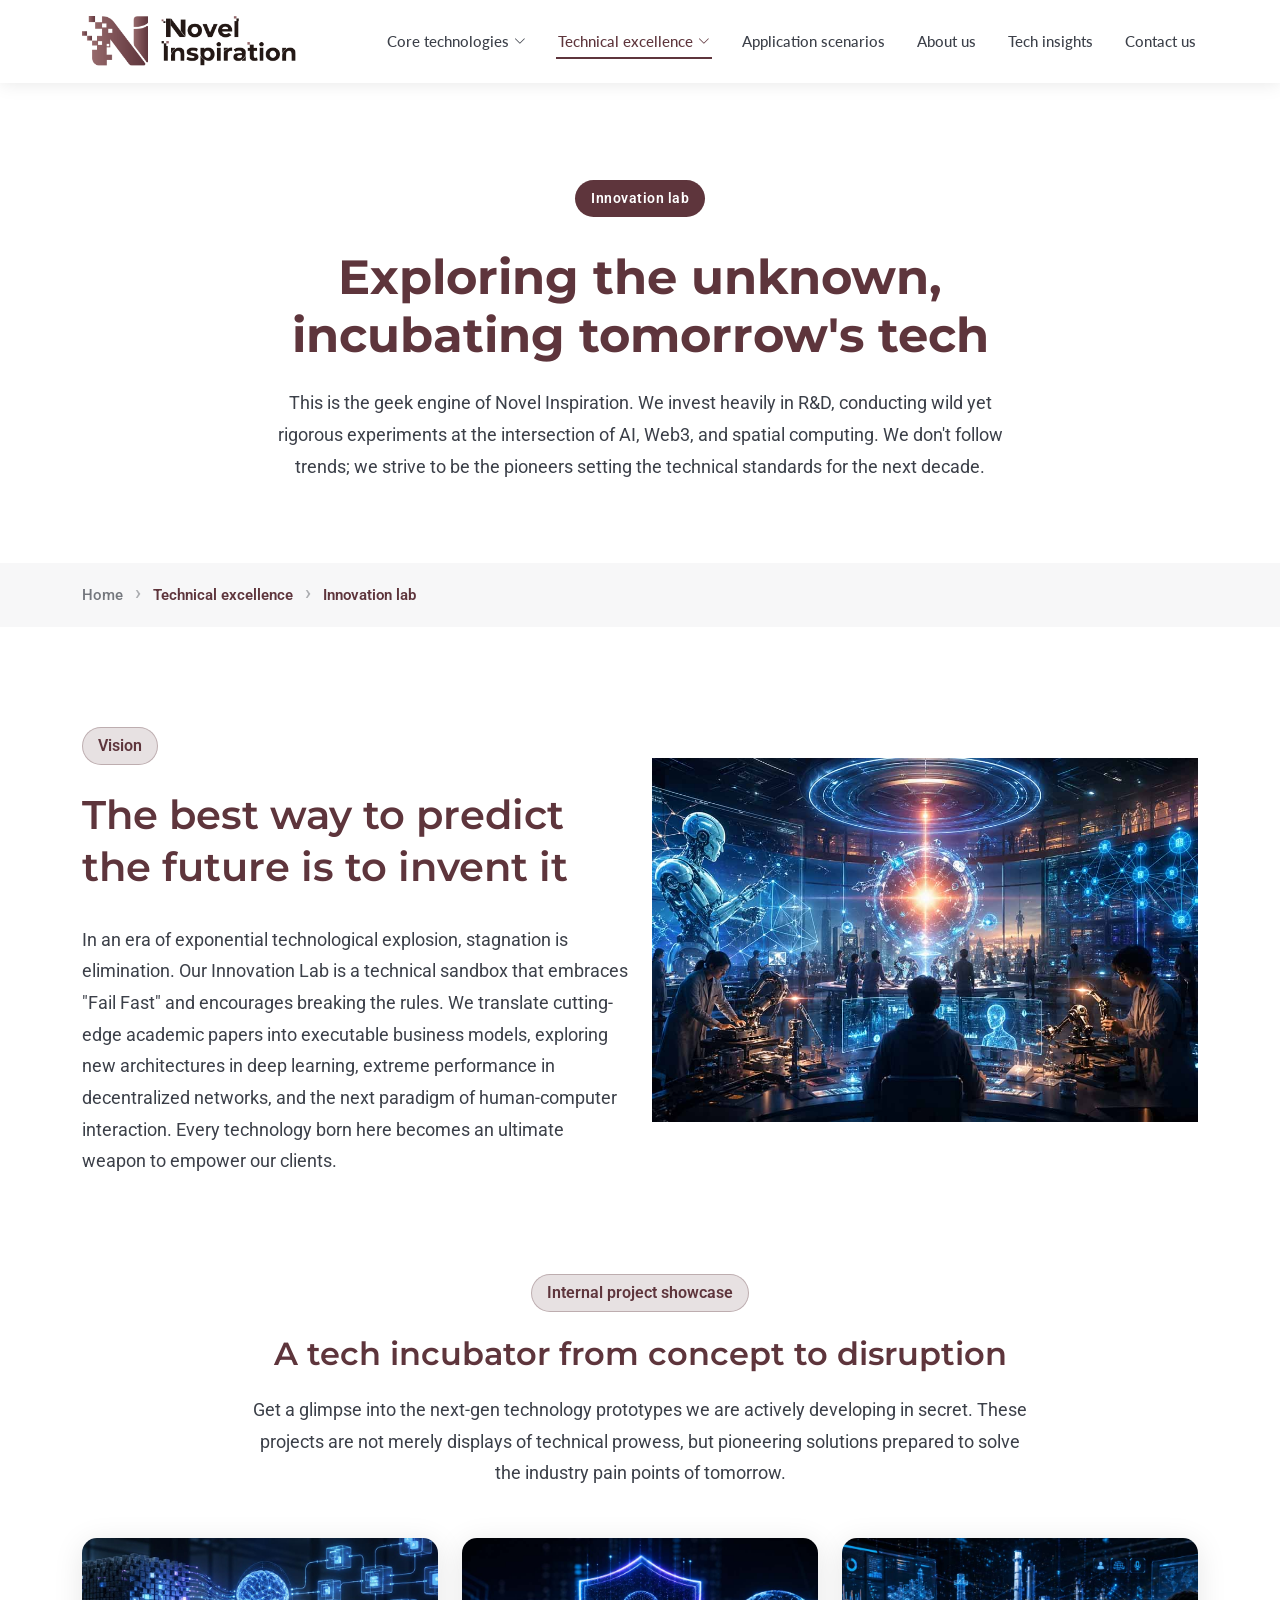
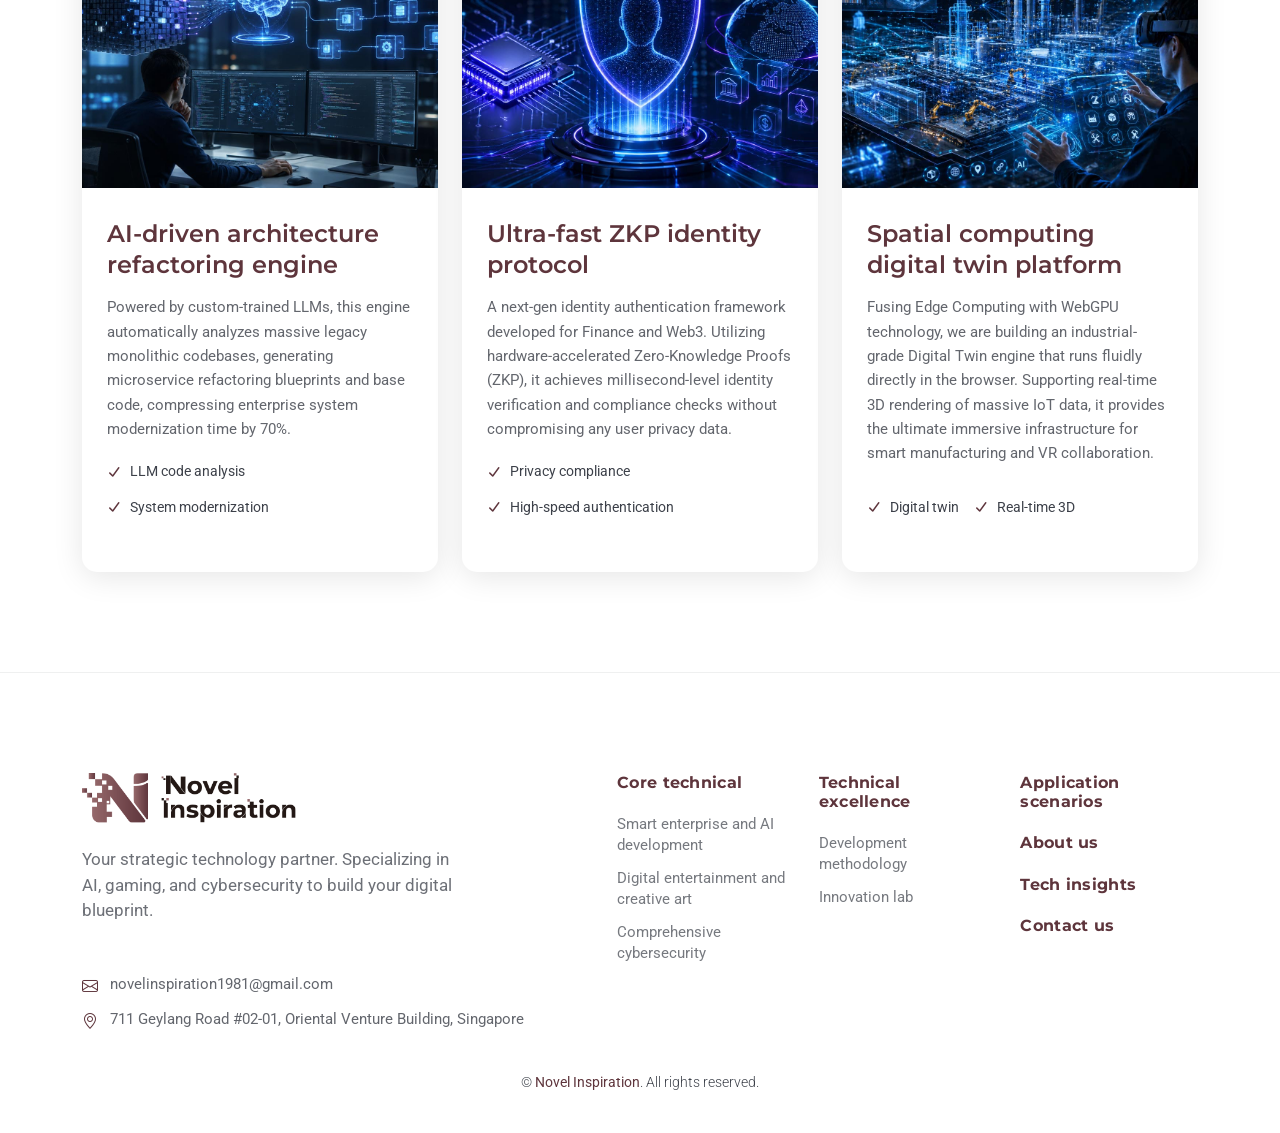
<file: Innovation_lab.html>
<!DOCTYPE html>
<html lang="en">

<head>
  <meta charset="utf-8">
  <meta content="width=device-width, initial-scale=1.0" name="viewport">
  <title>Innovation lab - Novel Inspiration</title>
  <meta name="description" content="">
  <meta name="keywords" content="">

  <!-- Favicons -->
  <link href="assets/img/health/favicon.png" rel="icon">

  <!-- Fonts -->
  <link href="https://fonts.googleapis.com" rel="preconnect">
  <link href="https://fonts.gstatic.com" rel="preconnect" crossorigin>
  <link
    href="https://fonts.googleapis.com/css2?family=Roboto:ital,wght@0,100;0,300;0,400;0,500;0,700;0,900;1,100;1,300;1,400;1,500;1,700;1,900&family=Montserrat:ital,wght@0,100;0,200;0,300;0,400;0,500;0,600;0,700;0,800;0,900;1,100;1,200;1,300;1,400;1,500;1,600;1,700;1,800;1,900&family=Lato:ital,wght@0,100;0,300;0,400;0,700;0,900;1,100;1,300;1,400;1,700;1,900&display=swap"
    rel="stylesheet">

  <!-- Vendor CSS Files -->
  <link href="assets/vendor/bootstrap/css/bootstrap.min.css" rel="stylesheet">
  <link href="assets/vendor/bootstrap-icons/bootstrap-icons.css" rel="stylesheet">
  <link href="assets/vendor/aos/aos.css" rel="stylesheet">
  <link href="assets/vendor/glightbox/css/glightbox.min.css" rel="stylesheet">
  <link href="assets/vendor/fontawesome-free/css/all.min.css" rel="stylesheet">
  <link href="assets/vendor/swiper/swiper-bundle.min.css" rel="stylesheet">

  <!-- Main CSS File -->
  <link href="assets/css/main.css" rel="stylesheet">
</head>

<body class="services-page">

  <header id="header" class="header fixed-top">

    <div class="branding d-flex align-items-cente">

      <div class="container position-relative d-flex align-items-center justify-content-between">
        <a href="index.html" class="logo d-flex align-items-center">         
          <img src="assets/img/health/logo.png" alt="Novel Inspiration">
        </a>

        <nav id="navmenu" class="navmenu">
          <ul>
            
            <li class="dropdown"><a><span>Core technologies</span> <i class="bi bi-chevron-down toggle-dropdown"></i></a>
            <ul>
              <li><a href="technical_services_ai.html">Smart enterprise and AI development</a></li>
              <li><a href="technical_services_digital.html">Digital entertainment and creative arts</a></li>
              <li><a href="technical_services_cybersecurity.html">Global cybersecurity</a></li>
            </ul>
            </li>

            <li class="dropdown"><a><span>Technical excellence</span> <i class="bi bi-chevron-down toggle-dropdown"></i></a>
            <ul>
              <li><a href="tech_develop.html">Development methodology</a></li>
              <li><a href="Innovation_lab.html">Innovation lab</a></li>
            </ul>
            </li>

            <li><a href="application_scenarios.html">Application scenarios</a></li>
            <li><a href="about.html">About us</a></li>
            <li><a href="tech_insights.html">Tech insights</a></li>
            <li><a href="contact.html">Contact us</a></li>
          </ul>
          <i class="mobile-nav-toggle d-xl-none bi bi-list"></i>
        </nav>

      </div>

    </div>

  </header>

  <main class="main">

    <!-- Page Title -->
    <div class="page-title">
      <div class="heading">
        <div class="container">
          <div class="row d-flex justify-content-center text-center">
            <div class="col-lg-8">

               <div class="service-header">
              <div class="service-category">
                <span>Innovation lab</span>
              </div>
            </div>


              <h1 class="heading-title">Exploring the unknown, incubating tomorrow's tech</h1>
              <p class="mb-0">This is the geek engine of Novel Inspiration. We invest heavily in R&D, conducting wild yet rigorous experiments at the intersection of AI, Web3, and spatial computing. We don't follow trends; we strive to be the pioneers setting the technical standards for the next decade.
              </p>
            </div>
          </div>
        </div>
      </div>
      <nav class="breadcrumbs">
        <div class="container">
          <ol>
            <li><a href="index.html">Home</a></li>
            <li class="current">Technical excellence</li>
            <li class="current">Innovation lab</li>
          </ol>
        </div>
      </nav>
    </div><!-- End Page Title -->

    <!-- Services Section -->
    <section id="services" class="services section">

      <div class="container" data-aos="fade-up" data-aos-delay="100">




         <div class="row align-items-center">
          <div class="col-lg-6" data-aos="fade-right" data-aos-delay="100">
            <div class="about-content ">
               <div class="trust-badges mb-4 lab" data-aos="fade-right" data-aos-delay="200">
                <div class="service-category">
                  <span>Vision</span>
                </div>
                
              </div>
              <h2>The best way to predict the future is to invent it</h2>
              <p class="lead">In an era of exponential technological explosion, stagnation is elimination. Our Innovation Lab is a technical sandbox that embraces "Fail Fast" and encourages breaking the rules. We translate cutting-edge academic papers into executable business models, exploring new architectures in deep learning, extreme performance in decentralized networks, and the next paradigm of human-computer interaction. Every technology born here becomes an ultimate weapon to empower our clients.</p>
            </div><!-- End About Content -->
          </div>

          <div class="col-lg-6" data-aos="fade-left" data-aos-delay="200">
            <div class="image-wrapper mb-5">
              <img src="assets/img/health/lab.jpg" class="img-fluid main-image" alt="Healthcare facility">             
            </div><!-- End Image Wrapper -->
          </div>
        </div>




<div class="row gy-4 mt-5">


  <div class="col-lg-12 text-center">
     <div class="trust-badges mb-4 lab" data-aos="fade-right" data-aos-delay="200">
                <div class="service-category">
                  <span>Internal project showcase</span>
                </div>
                
              </div>
              <h3>A tech incubator from concept to disruption</h3>
              <p class="mx-auto" style="max-width: 70%;">Get a glimpse into the next-gen technology prototypes we are actively developing in secret. These projects are not merely displays of technical prowess, but pioneering solutions prepared to solve the industry pain points of tomorrow.</p>
            </div>



          <div class="col-lg-4 col-md-6" data-aos="fade-up" data-aos-delay="200">
            <div class="service-item">
              <div class="service-image">
                <img src="assets/img/health/lab-1.jpg" alt="Cardiology Services" class="img-fluid">
              </div>
              <div class="service-content">
                <h3>AI-driven architecture refactoring engine</h3>
                <p>Powered by custom-trained LLMs, this engine automatically analyzes massive legacy monolithic codebases, generating microservice refactoring blueprints and base code, compressing enterprise system modernization time by 70%.</p>
                <div class="service-features">
                  <span class="feature-item"><i class="fas fa-check"></i> LLM code analysis</span>
                  <span class="feature-item"><i class="fas fa-check"></i> System modernization</span>
                </div>
              </div>
            </div>
          </div><!-- End Service Item -->

          <div class="col-lg-4 col-md-6" data-aos="fade-up" data-aos-delay="250">
            <div class="service-item">
              <div class="service-image">
                <img src="assets/img/health/lab-2.jpg" alt="Neurology Services" class="img-fluid">               
              </div>
              <div class="service-content">
                <h3>Ultra-fast ZKP identity protocol</h3>
                <p>A next-gen identity authentication framework developed for Finance and Web3. Utilizing hardware-accelerated Zero-Knowledge Proofs (ZKP), it achieves millisecond-level identity verification and compliance checks without compromising any user privacy data.</p>
                <div class="service-features">
                  <span class="feature-item"><i class="fas fa-check"></i> Privacy compliance</span>
                  <span class="feature-item"><i class="fas fa-check"></i> High-speed authentication</span>
                </div>
              </div>
            </div>
          </div><!-- End Service Item -->

          <div class="col-lg-4 col-md-6" data-aos="fade-up" data-aos-delay="300">
            <div class="service-item">
              <div class="service-image">
                <img src="assets/img/health/lab-3.jpg" alt="Orthopedics Services" class="img-fluid">
                
              </div>
              <div class="service-content">
                <h3>Spatial computing digital twin platform</h3>
                <p>Fusing Edge Computing with WebGPU technology, we are building an industrial-grade Digital Twin engine that runs fluidly directly in the browser. Supporting real-time 3D rendering of massive IoT data, it provides the ultimate immersive infrastructure for smart manufacturing and VR collaboration.
                </p>
                <div class="service-features">
                  <span class="feature-item"><i class="fas fa-check"></i> Digital twin</span>
                  <span class="feature-item"><i class="fas fa-check"></i> Real-time 3D</span>
                </div>
               
              </div>
            </div>
          </div><!-- End Service Item -->

        </div>
   </section>

      </div>

    <!-- /Services Section -->

  </main>

 <footer id="footer" class="footer-16 footer position-relative">

    <div class="container">

      <div class="footer-main">
        <div class="row align-items-start">

          <div class="col-lg-5">
            <div class="brand-section">
              <a class="logo d-flex align-items-center mb-4">
                <img src="assets/img/health/logo.png" alt="Novel Inspiration">
              </a>
              <p class="brand-description">Your strategic technology partner. Specializing in AI, gaming, and cybersecurity to build your digital blueprint.</p>

              <div class="contact-info mt-5">
                 <div class="contact-item">
                  <i class="bi bi-envelope"></i>
                  <span>novelinspiration1981@gmail.com</span>
                </div>
                <div class="contact-item">
                  <i class="bi bi-geo-alt"></i>
                  <span>711 Geylang Road #02-01, Oriental Venture Building, Singapore</span>
                </div>
              </div>
            </div>
          </div>

          <div class="col-lg-7">
            <div class="footer-nav-wrapper">
              <div class="row">

                <div class="col-6 col-lg-4">
                  <div class="nav-column">
                    <h6><strong>Core technical</strong></h6>
                    <nav class="footer-nav">
                      <a href="technical_services_ai.html"><strong>Smart enterprise and AI development</strong></a>
                      <a href="technical_services_digital.html"><strong>Digital entertainment and creative art</strong></a>
                      <a href="technical_services_cybersecurity.html"><strong>Comprehensive cybersecurity</strong></a>
                    </nav>
                  </div>
                </div>

                <div class="col-6 col-lg-4">
                  <div class="nav-column">
                    <h6><strong>Technical excellence</strong></h6>
                    <nav class="footer-nav">
                      <a href="tech_develop.html"><strong>Development methodology</strong></a>
                      <a href="#"><strong>Innovation lab</strong></a>                      
                    </nav>
                  </div>
                </div>

                <div class="col-6 col-lg-4">
                  <div class="nav-column">
                    <a href="application_scenarios.html"><h6><strong>Application scenarios</strong></h6></a>
                    <a href="about.html"><h6><strong>About us</strong></h6></a>
                    <a href="tech_insights.html"><h6><strong>Tech insights</strong></h6></a>
                    <a href="contact.html"><h6><strong>Contact us</strong></h6></a>  
                  </div>
                </div>
              </div>
            </div>
          </div>

        </div>

    <div class="footer-bottom">
      <div class="container">
        <div class="bottom-content">
          <div class="row align-items-center">

            <div class="col-lg-12 text-center">
              <div class="copyright">
                <p>© <span class="sitename">Novel Inspiration</span>. All rights reserved.</p>
              </div>
            </div>
          </div>
        </div>
      </div>
    </div>

      </div>

    </div>



  </footer>


  <!-- Scroll Top -->
  <a href="#!" id="scroll-top" class="scroll-top d-flex align-items-center justify-content-center"><i
      class="bi bi-arrow-up-short"></i></a>

  <!-- Preloader -->
  <div id="preloader"></div>

  <!-- Vendor JS Files -->
  <script src="assets/vendor/bootstrap/js/bootstrap.bundle.min.js"></script>
  <script src="assets/vendor/php-email-form/validate.js"></script>
  <script src="assets/vendor/aos/aos.js"></script>
  <script src="assets/vendor/glightbox/js/glightbox.min.js"></script>
  <script src="assets/vendor/purecounter/purecounter_vanilla.js"></script>
  <script src="assets/vendor/swiper/swiper-bundle.min.js"></script>

  <!-- Main JS File -->
  <script src="assets/js/main.js"></script>

</body>

</html>
</file>
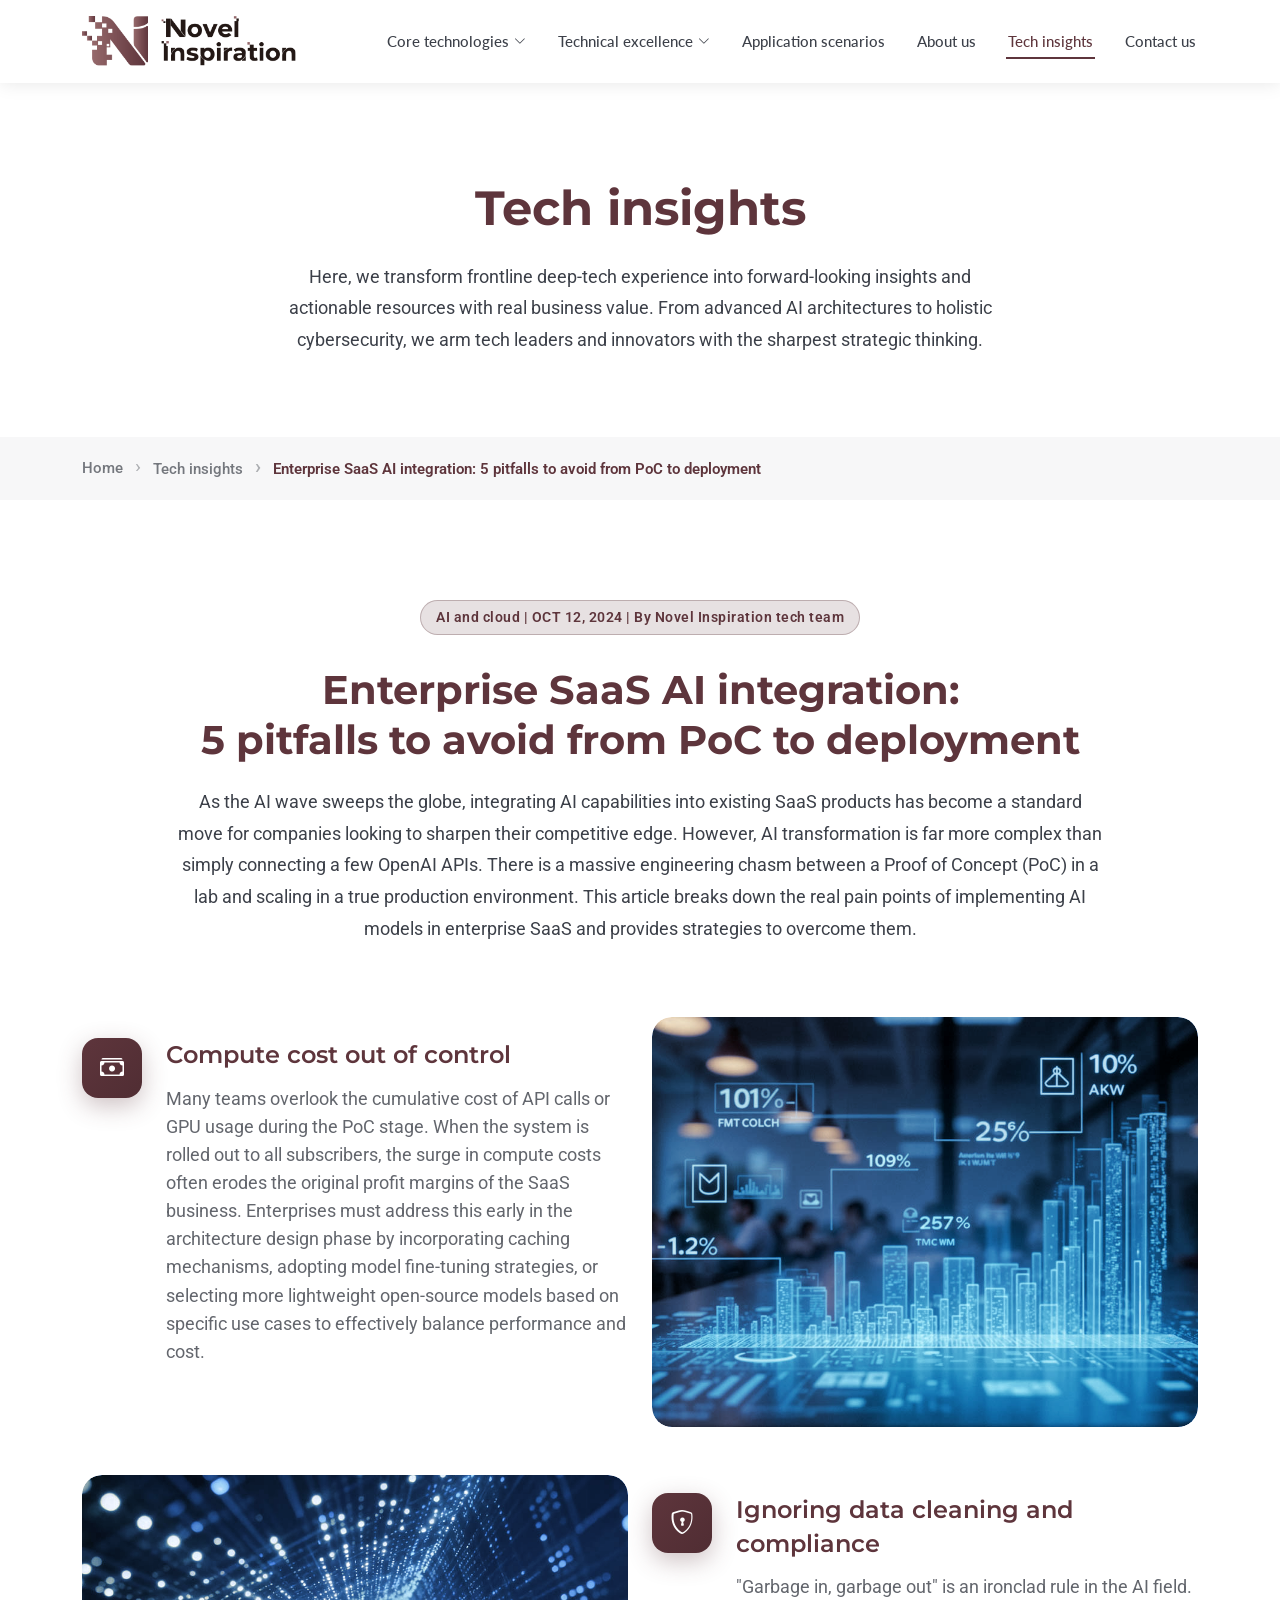
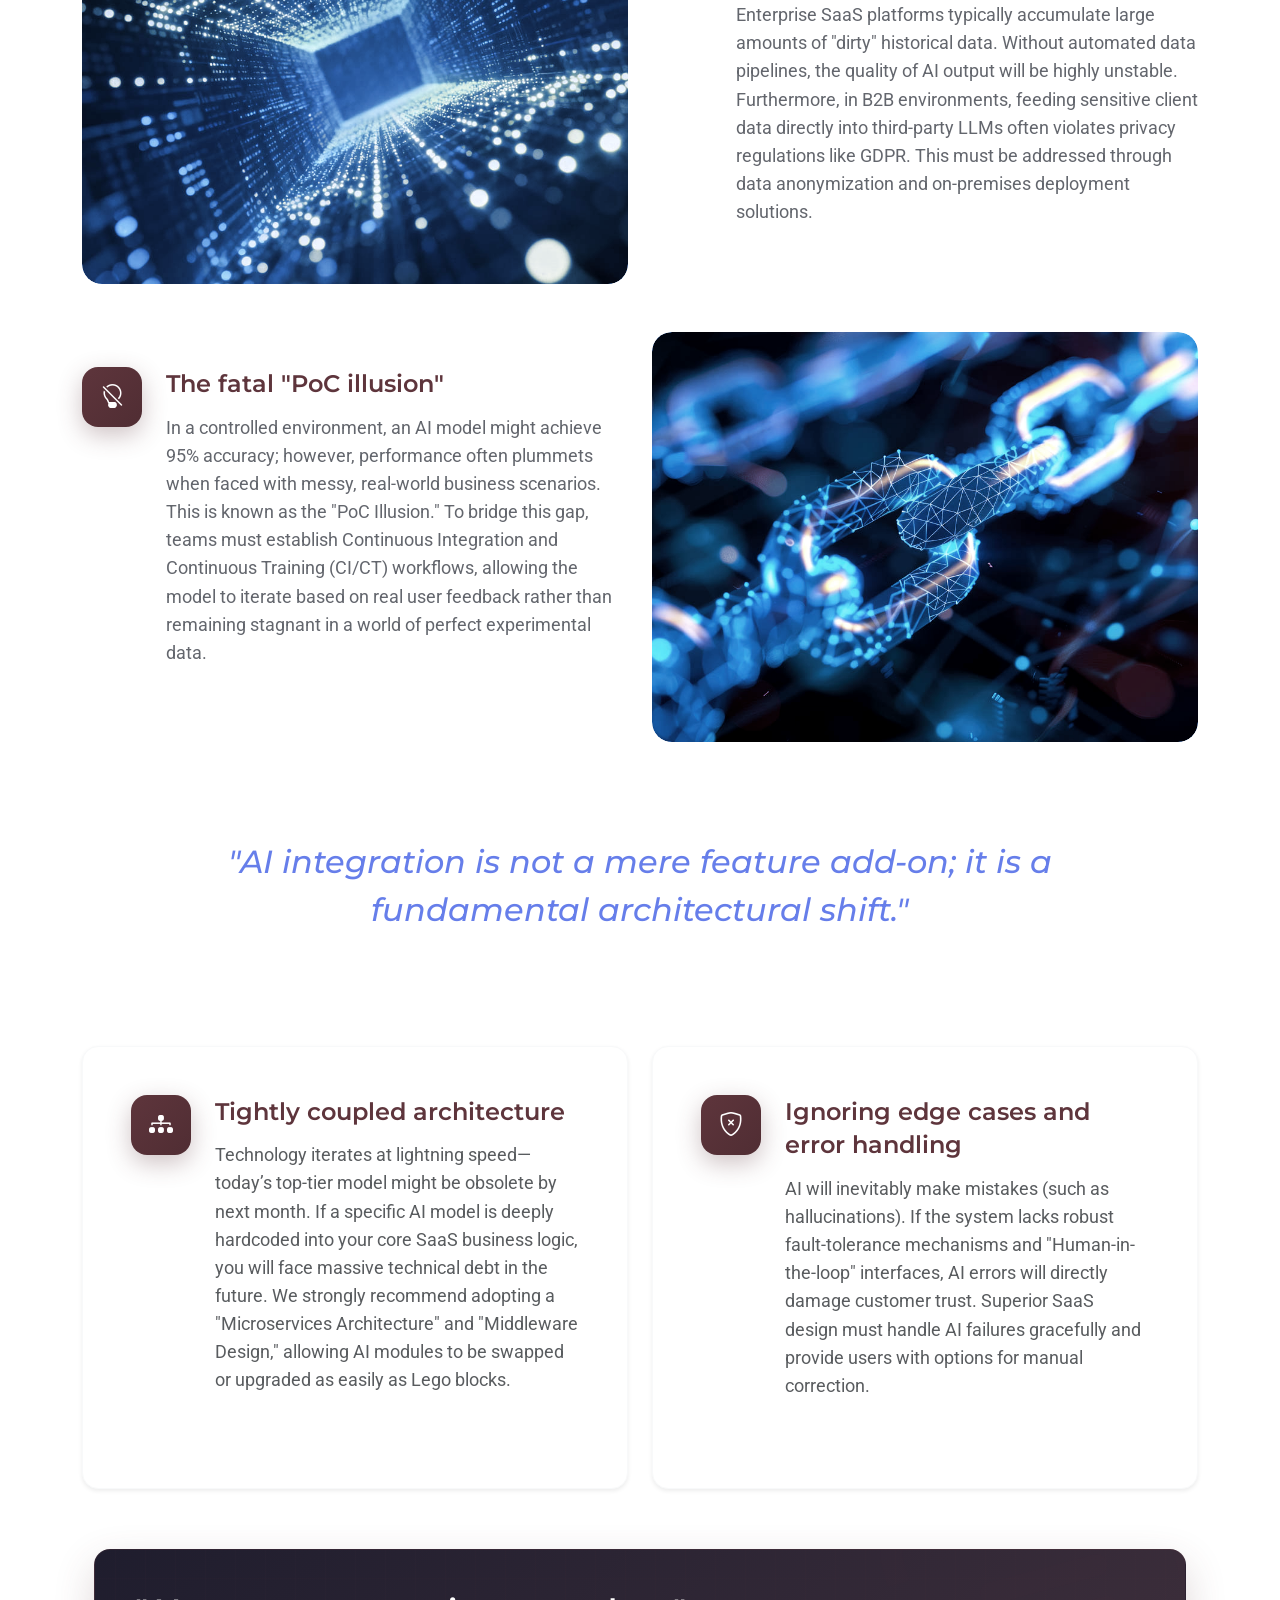
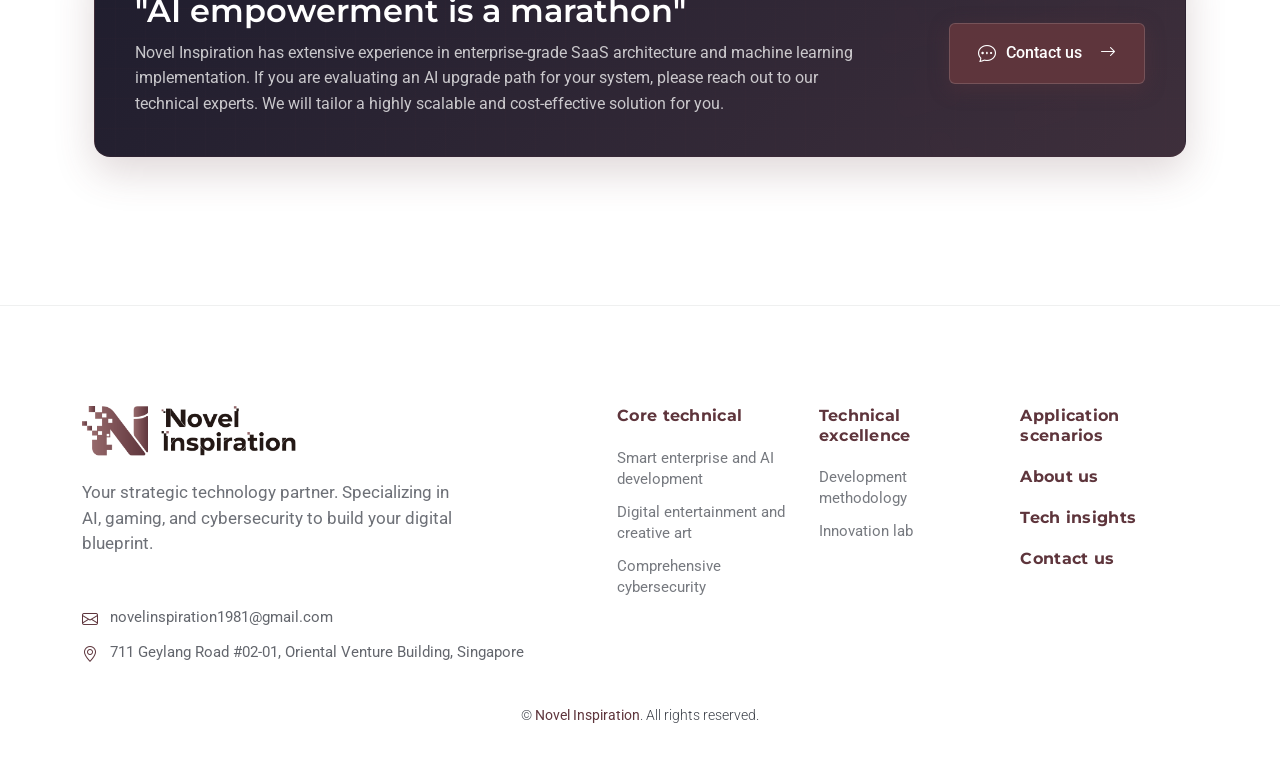
<file: insights_enterprise.html>
<!DOCTYPE html>
<html lang="en">

<head>
  <meta charset="utf-8">
  <meta content="width=device-width, initial-scale=1.0" name="viewport">
  <title>Enterprise SaaS AI integration</title>
  <meta name="description" content="">
  <meta name="keywords" content="">

  <!-- Favicons -->
  <link href="assets/img/health/favicon.png" rel="icon">

  <!-- Fonts -->
  <link href="https://fonts.googleapis.com" rel="preconnect">
  <link href="https://fonts.gstatic.com" rel="preconnect" crossorigin>
  <link
    href="https://fonts.googleapis.com/css2?family=Roboto:ital,wght@0,100;0,300;0,400;0,500;0,700;0,900;1,100;1,300;1,400;1,500;1,700;1,900&family=Montserrat:ital,wght@0,100;0,200;0,300;0,400;0,500;0,600;0,700;0,800;0,900;1,100;1,200;1,300;1,400;1,500;1,600;1,700;1,800;1,900&family=Lato:ital,wght@0,100;0,300;0,400;0,700;0,900;1,100;1,300;1,400;1,700;1,900&display=swap"
    rel="stylesheet">

  <!-- Vendor CSS Files -->
  <link href="assets/vendor/bootstrap/css/bootstrap.min.css" rel="stylesheet">
  <link href="assets/vendor/bootstrap-icons/bootstrap-icons.css" rel="stylesheet">
  <link href="assets/vendor/aos/aos.css" rel="stylesheet">
  <link href="assets/vendor/glightbox/css/glightbox.min.css" rel="stylesheet">
  <link href="assets/vendor/fontawesome-free/css/all.min.css" rel="stylesheet">
  <link href="assets/vendor/swiper/swiper-bundle.min.css" rel="stylesheet">

  <!-- Main CSS File -->
  <link href="assets/css/main.css" rel="stylesheet">
  <style>
    .unified-visual {
      position: relative;
    }
    .unified-visual::after {
      content: '';
      position: absolute;
      inset: 0;
      background-color: var(--bs-primary, #0d6efd);
      /* opacity: 0.15; */
      opacity: 0.3;
      mix-blend-mode: color;
      pointer-events: none;
      transition: opacity 0.4s ease;
    }
    .unified-visual:hover::after {
      opacity: 0;
    }
    .unified-visual img {
      filter: grayscale(25%) contrast(1.05);
      transition: filter 0.4s ease;
    }
    .unified-visual:hover img {
      filter: grayscale(0%) contrast(1);
    }
  </style>
</head>

<body class="service-details-page">

  <header id="header" class="header fixed-top">

    <!-- End Top Bar -->

    <div class="branding d-flex align-items-cente">

      <div class="container position-relative d-flex align-items-center justify-content-between">
        <a href="index.html" class="logo d-flex align-items-center">
          <img src="assets/img/health/logo.png" alt="Novel Inspiration">
        </a>

        <nav id="navmenu" class="navmenu">
          <ul>
            
            <li class="dropdown"><a><span>Core technologies</span> <i class="bi bi-chevron-down toggle-dropdown"></i></a>
            <ul>
              <li><a href="technical_services_ai.html">Smart enterprise and AI development</a></li>
              <li><a href="technical_services_digital.html">Digital entertainment and creative arts</a></li>
              <li><a href="technical_services_cybersecurity.html">Global cybersecurity</a></li>
            </ul>
            </li>

            <li class="dropdown"><a><span>Technical excellence</span> <i class="bi bi-chevron-down toggle-dropdown"></i></a>
            <ul>
              <li><a href="tech_develop.html">Development methodology</a></li>
              <li><a href="Innovation_lab.html">Innovation lab</a></li>
            </ul>
            </li>

            <li><a href="application_scenarios.html">Application scenarios</a></li>
            <li><a href="about.html">About us</a></li>
            <li><a href="tech_insights.html">Tech insights</a></li>
            <li><a href="contact.html">Contact us</a></li>
          </ul>
          <i class="mobile-nav-toggle d-xl-none bi bi-list"></i>
        </nav>

      </div>

    </div>

  </header>

  <main class="main">

    <!-- Page Title -->
    <div class="page-title">
      <div class="heading">
        <div class="container">
          <div class="row d-flex justify-content-center text-center">
            <div class="col-lg-8">
              <h1 class="heading-title">Tech insights</h1>
              <p class="mb-0">Here, we transform frontline deep-tech experience into forward-looking insights and actionable resources with real business value. From advanced AI architectures to holistic cybersecurity, we arm tech leaders and innovators with the sharpest strategic thinking.
              </p>
            </div>
          </div>
        </div>
      </div>
      <nav class="breadcrumbs">
        <div class="container">
          <ol>
            <li><a href="index.html">Home</a></li>
            <li><a href="tech_insights.html">Tech insights</a></li>
            <li class="current">Enterprise SaaS AI integration: 5 pitfalls to avoid from PoC to deployment</li>
          </ol>
        </div>
      </nav>
    </div><!-- End Page Title -->

    <!-- Service Details 2 Section -->
    <section id="service-details-2" class="service-details-2 section">

      <div class="container" data-aos="fade-up" data-aos-delay="100">

        <div class="row">

          <div class="col-lg-10 mx-auto text-center mb-5" data-aos="fade-up" data-aos-delay="150">
            <div class="service-header">
              <div class="service-category">
                <span>AI and cloud | OCT 12, 2024 | By Novel Inspiration tech team</span>
              </div>
              <h2 class="mb-1">Enterprise SaaS AI integration:</h2>
              <h2>5 pitfalls to avoid from PoC to deployment</h2>
              <p>As the AI wave sweeps the globe, integrating AI capabilities into existing SaaS products has become a standard move for companies looking to sharpen their competitive edge. However, AI transformation is far more complex than simply connecting a few OpenAI APIs. There is a massive engineering chasm between a Proof of Concept (PoC) in a lab and scaling in a true production environment. This article breaks down the real pain points of implementing AI models in enterprise SaaS and provides strategies to overcome them.</p>
            </div>
          </div>

        </div>

        <!-- Item 1: Text Left, Image Right -->
        <div class="row gy-4 align-items-center mb-5">
          <div class="col-lg-6" data-aos="fade-right" data-aos-delay="200">
            <div class="service-details">
              <div class="detail-item">
                <div class="icon-wrapper">
                  <i class="bi bi-cash-stack"></i>
                </div>
                <div class="content">
                  <h4>Compute cost out of control</h4>
                  <p>Many teams overlook the cumulative cost of API calls or GPU usage during the PoC stage. When the system is rolled out to all subscribers, the surge in compute costs often erodes the original profit margins of the SaaS business. Enterprises must address this early in the architecture design phase by incorporating caching mechanisms, adopting model fine-tuning strategies, or selecting more lightweight open-source models based on specific use cases to effectively balance performance and cost.</p>
                </div>
              </div>
            </div>
          </div>
          <div class="col-lg-6" data-aos="fade-left" data-aos-delay="300">
            <div class="service-visual">
              <div class="ratio ratio-4x3 rounded overflow-hidden shadow unified-visual">
                <img src="assets/img/health/insights_enterprise-1.jpg" alt="Compute cost out of control" class="object-fit-cover">
              </div>
            </div>
          </div>
        </div>

        <!-- Item 2: Image Left, Text Right (Reversed on large screens) -->
        <div class="row gy-4 align-items-center mb-5 flex-lg-row-reverse">
          <div class="col-lg-6" data-aos="fade-left" data-aos-delay="200">
            <div class="service-details">
              <div class="detail-item">
                <div class="icon-wrapper">
                  <i class="bi bi-shield-lock"></i>
                </div>
                <div class="content">
                  <h4>Ignoring data cleaning and compliance</h4>
                  <p>"Garbage in, garbage out" is an ironclad rule in the AI field. Enterprise SaaS platforms typically accumulate large amounts of "dirty" historical data. Without automated data pipelines, the quality of AI output will be highly unstable. Furthermore, in B2B environments, feeding sensitive client data directly into third-party LLMs often violates privacy regulations like GDPR. This must be addressed through data anonymization and on-premises deployment solutions.</p>
                </div>
              </div>
            </div>
          </div>
          <div class="col-lg-6" data-aos="fade-right" data-aos-delay="300">
            <div class="service-visual">
              <div class="ratio ratio-4x3 rounded overflow-hidden shadow unified-visual">
                <img src="assets/img/health/insights_enterprise-2.jpg" alt="Ignoring data cleaning and compliance" class="object-fit-cover">
              </div>
            </div>
          </div>
        </div>

        <!-- Item 3: Text Left, Image Right -->
        <div class="row gy-4 align-items-center">
          <div class="col-lg-6" data-aos="fade-right" data-aos-delay="200">
            <div class="service-details">
              <div class="detail-item">
                <div class="icon-wrapper">
                  <i class="bi bi-lightbulb-off"></i>
                </div>
                <div class="content">
                  <h4>The fatal "PoC illusion"</h4>
                  <p>In a controlled environment, an AI model might achieve 95% accuracy; however, performance often plummets when faced with messy, real-world business scenarios. This is known as the "PoC Illusion." To bridge this gap, teams must establish Continuous Integration and Continuous Training (CI/CT) workflows, allowing the model to iterate based on real user feedback rather than remaining stagnant in a world of perfect experimental data.</p>
                </div>
              </div>
            </div>
          </div>
          <div class="col-lg-6" data-aos="fade-left" data-aos-delay="300">
            <div class="service-visual">
              <div class="ratio ratio-4x3 rounded overflow-hidden shadow unified-visual">
                <img src="assets/img/health/insights_enterprise-3.jpg" alt="The fatal PoC illusion" class="object-fit-cover">
              </div>
            </div>
          </div>
        </div>

        <!-- Blockquote Transition -->
        <div class="row mt-5 mb-5 justify-content-center" data-aos="fade-up" data-aos-delay="100">
          <div class="col-lg-10 text-center">
            <div class="blockquote-wrapper p-4 p-md-5 rounded-4">
             <h3 class="fw-medium fst-italic lh-base text-primary mb-3 custom-quote-color">
                "AI integration is not a mere feature add-on; it is a fundamental architectural shift."
              </h3>
            </div>
          </div>
        </div>

        <!-- Item 4 and 5: Grid Layout -->
        <div class="row gy-4 mb-5">
          <!-- Item 4 -->
          <div class="col-lg-6" data-aos="fade-up" data-aos-delay="200">
            <div class="service-details p-4 p-md-5 h-100 rounded-4 shadow-sm border border-light" style="background-color: var(--surface-color);">
              <div class="detail-item">
                <div class="icon-wrapper">
                  <i class="bi bi-diagram-3-fill"></i>
                </div>
                <div class="content">
                  <h4>Tightly coupled architecture</h4>
                  <p class="mb-0 text-muted">Technology iterates at lightning speed—today’s top-tier model might be obsolete by next month. If a specific AI model is deeply hardcoded into your core SaaS business logic, you will face massive technical debt in the future. We strongly recommend adopting a "Microservices Architecture" and "Middleware Design," allowing AI modules to be swapped or upgraded as easily as Lego blocks.</p>
                </div>
              </div>
            </div>
          </div>
          
          <!-- Item 5 -->
          <div class="col-lg-6" data-aos="fade-up" data-aos-delay="300">
            <div class="service-details p-4 p-md-5 h-100 rounded-4 shadow-sm border border-light" style="background-color: var(--surface-color);">
              <div class="detail-item">
                <div class="icon-wrapper">
                  <i class="bi bi-shield-x"></i>
                </div>
                <div class="content">
                  <h4>Ignoring edge cases and error handling</h4>
                  <p class="mb-0 text-muted">AI will inevitably make mistakes (such as hallucinations). If the system lacks robust fault-tolerance mechanisms and "Human-in-the-loop" interfaces, AI errors will directly damage customer trust. Superior SaaS design must handle AI failures gracefully and provide users with options for manual correction.</p>
                </div>
              </div>
            </div>
          </div>
        </div>       
      
      
      <div class="featured-departments mt-5 mb-5">
      <div class="container">
        <div class="emergency-banner unified-cta-banner" data-aos="fade-up" data-aos-delay="400">
          <div class="watermark-icon"><i class="bi bi-journal-text"></i></div>
          <div class="row align-items-center position-relative z-2">
            <div class="col-lg-9">
              <div class="emergency-content pe-lg-4">
                <h3 class="mb-2">"AI empowerment is a marathon"</h3>
                <p class="mb-0">Novel Inspiration has extensive experience in enterprise-grade SaaS architecture and machine learning implementation. If you are evaluating an AI upgrade path for your system, please reach out to our technical experts. We will tailor a highly scalable and cost-effective solution for you.</p>
              </div>
            </div>
            <div class="col-lg-3 text-lg-end mt-4 mt-lg-0">
              <a href="contact.html" class="emergency-btn">
                <i class="bi bi-chat-dots"></i>
                Contact us<i class="bi bi-arrow-right ms-2 fs-6"></i>
              </a>
            </div>
          </div>
        </div>
      </div>
    </div>

    </section><!-- /Service Details 2 Section -->

    

  </main>

  <footer id="footer" class="footer-16 footer position-relative">

    <div class="container">

      <div class="footer-main">
        <div class="row align-items-start">

          <div class="col-lg-5">
            <div class="brand-section">
              <a class="logo d-flex align-items-center mb-4">
                <img src="assets/img/health/logo.png" alt="Novel Inspiration">
              </a>
              <p class="brand-description">Your strategic technology partner. Specializing in AI, gaming, and cybersecurity to build your digital blueprint.</p>

              <div class="contact-info mt-5">
                 <div class="contact-item">
                  <i class="bi bi-envelope"></i>
                  <span>novelinspiration1981@gmail.com</span>
                </div>
                <div class="contact-item">
                  <i class="bi bi-geo-alt"></i>
                  <span>711 Geylang Road #02-01, Oriental Venture Building, Singapore</span>
                </div>
              </div>
            </div>
          </div>

          <div class="col-lg-7">
            <div class="footer-nav-wrapper">
              <div class="row">

                <div class="col-6 col-lg-4">
                  <div class="nav-column">
                    <h6><strong>Core technical</strong></h6>
                    <nav class="footer-nav">
                      <a href="technical_services_ai.html"><strong>Smart enterprise and AI development</strong></a>
                      <a href="technical_services_digital.html"><strong>Digital entertainment and creative art</strong></a>
                      <a href="technical_services_cybersecurity.html"><strong>Comprehensive cybersecurity</strong></a>
                    </nav>
                  </div>
                </div>

                <div class="col-6 col-lg-4">
                  <div class="nav-column">
                    <h6><strong>Technical excellence</strong></h6>
                    <nav class="footer-nav">
                      <a href="tech_develop.html"><strong>Development methodology</strong></a>
                      <a href="Innovation_lab.html"><strong>Innovation lab</strong></a>                      
                    </nav>
                  </div>
                </div>

                <div class="col-6 col-lg-4">
                  <div class="nav-column">
                    <a href="solutions.html"><h6><strong>Application scenarios</strong></h6></a>
                    <a href="about.html"><h6><strong>About us</strong></h6></a>
                    <a href="tech_insights.html"><h6><strong>Tech insights</strong></h6></a>
                    <a href="contact.html"><h6><strong>Contact us</strong></h6></a>  
                  </div>
                </div>
              </div>
            </div>
          </div>

        </div>

    <div class="footer-bottom">
      <div class="container">
        <div class="bottom-content">
          <div class="row align-items-center">

            <div class="col-lg-12 text-center">
              <div class="copyright">
                <p>© <span class="sitename">Novel Inspiration</span>. All rights reserved.</p>
              </div>
            </div>
          </div>
        </div>
      </div>
    </div>

      </div>

    </div>



  </footer>

  <!-- Scroll Top -->
  <a href="#!" id="scroll-top" class="scroll-top d-flex align-items-center justify-content-center"><i
      class="bi bi-arrow-up-short"></i></a>

  <!-- Preloader -->
  <div id="preloader"></div>

  <!-- Vendor JS Files -->
  <script src="assets/vendor/bootstrap/js/bootstrap.bundle.min.js"></script>
  <script src="assets/vendor/php-email-form/validate.js"></script>
  <script src="assets/vendor/aos/aos.js"></script>
  <script src="assets/vendor/glightbox/js/glightbox.min.js"></script>
  <script src="assets/vendor/purecounter/purecounter_vanilla.js"></script>
  <script src="assets/vendor/swiper/swiper-bundle.min.js"></script>

  <!-- Main JS File -->
  <script src="assets/js/main.js"></script>

</body>

</html>
</file>
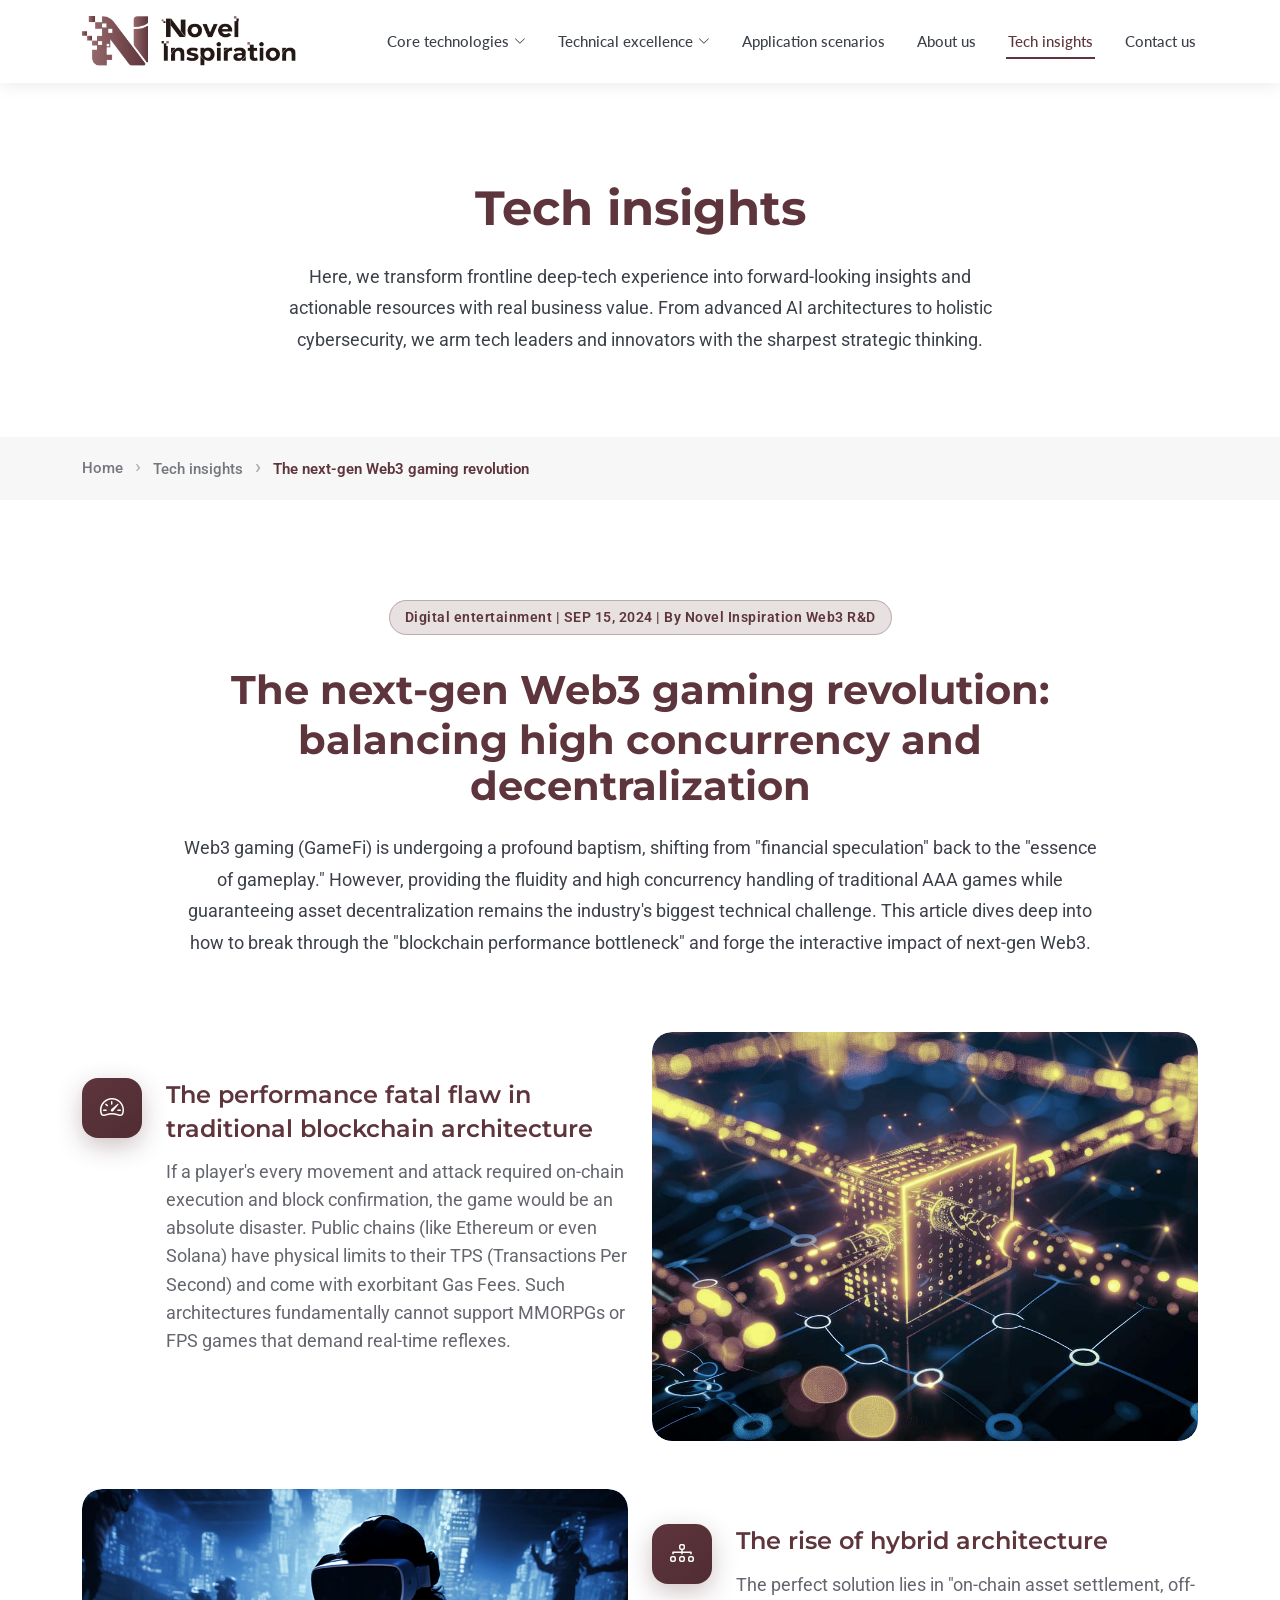
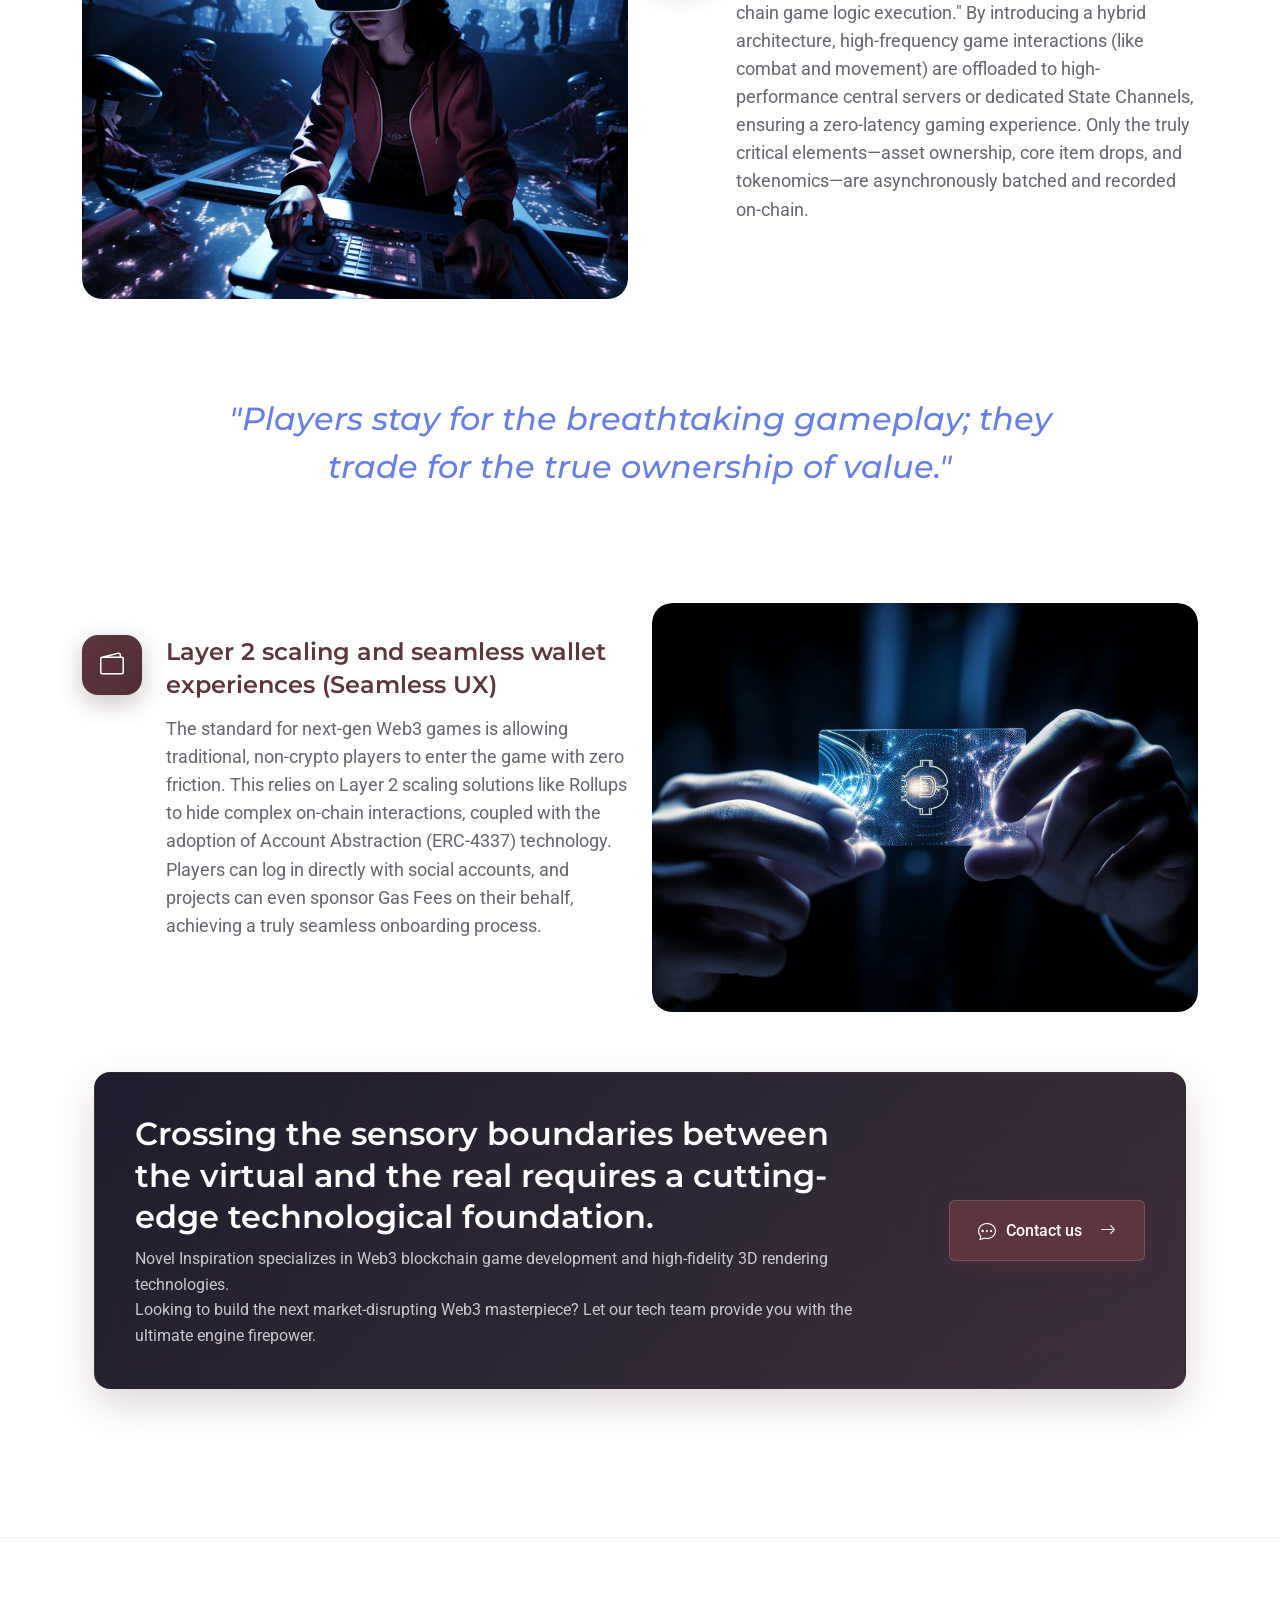
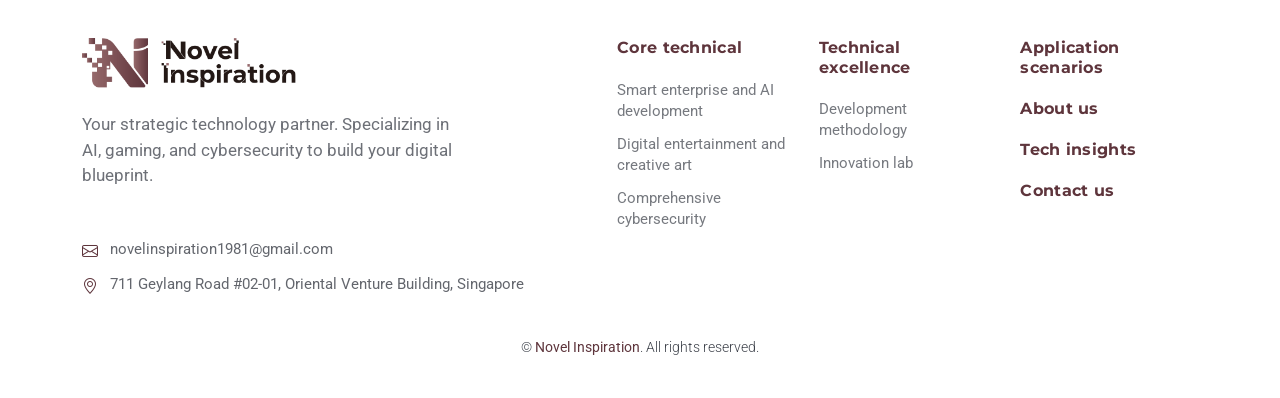
<file: insights_nextgen.html>
<!DOCTYPE html>
<html lang="en">

<head>
  <meta charset="utf-8">
  <meta content="width=device-width, initial-scale=1.0" name="viewport">
  <title>The next-gen Web3 gaming revolution</title>
  <meta name="description" content="">
  <meta name="keywords" content="">

  <!-- Favicons -->
  <link href="assets/img/health/favicon.png" rel="icon">

  <!-- Fonts -->
  <link href="https://fonts.googleapis.com" rel="preconnect">
  <link href="https://fonts.gstatic.com" rel="preconnect" crossorigin>
  <link
    href="https://fonts.googleapis.com/css2?family=Roboto:ital,wght@0,100;0,300;0,400;0,500;0,700;0,900;1,100;1,300;1,400;1,500;1,700;1,900&family=Montserrat:ital,wght@0,100;0,200;0,300;0,400;0,500;0,600;0,700;0,800;0,900;1,100;1,200;1,300;1,400;1,500;1,600;1,700;1,800;1,900&family=Lato:ital,wght@0,100;0,300;0,400;0,700;0,900;1,100;1,300;1,400;1,700;1,900&display=swap"
    rel="stylesheet">

  <!-- Vendor CSS Files -->
  <link href="assets/vendor/bootstrap/css/bootstrap.min.css" rel="stylesheet">
  <link href="assets/vendor/bootstrap-icons/bootstrap-icons.css" rel="stylesheet">
  <link href="assets/vendor/aos/aos.css" rel="stylesheet">
  <link href="assets/vendor/glightbox/css/glightbox.min.css" rel="stylesheet">
  <link href="assets/vendor/fontawesome-free/css/all.min.css" rel="stylesheet">
  <link href="assets/vendor/swiper/swiper-bundle.min.css" rel="stylesheet">

  <!-- Main CSS File -->
  <link href="assets/css/main.css" rel="stylesheet">

  <style>
    .unified-visual {
      position: relative;
    }
    .unified-visual::after {
      content: '';
      position: absolute;
      inset: 0;
      background-color: var(--bs-primary, #0d6efd);
      opacity: 0.3;
      mix-blend-mode: color;
      pointer-events: none;
      transition: opacity 0.4s ease;
    }
    .unified-visual:hover::after {
      opacity: 0;
    }
    .unified-visual img {
      filter: grayscale(25%) contrast(1.05);
      transition: filter 0.4s ease;
    }
    .unified-visual:hover img {
      filter: grayscale(0%) contrast(1);
    }
  </style>
</head>

<body class="service-details-page">

  <header id="header" class="header fixed-top">

    <!-- End Top Bar -->

    <div class="branding d-flex align-items-cente">

      <div class="container position-relative d-flex align-items-center justify-content-between">
        <a href="index.html" class="logo d-flex align-items-center">
          <img src="assets/img/health/logo.png" alt="Novel Inspiration">
        </a>

        <nav id="navmenu" class="navmenu">
          <ul>           
            
            <li class="dropdown"><a><span>Core technologies</span> <i class="bi bi-chevron-down toggle-dropdown"></i></a>
            <ul>
              <li><a href="technical_services_ai.html">Smart enterprise and AI development</a></li>
              <li><a href="technical_services_digital.html">Digital entertainment and creative arts</a></li>
              <li><a href="technical_services_cybersecurity.html">Global cybersecurity</a></li>
            </ul>
            </li>

            <li class="dropdown"><a><span>Technical excellence</span> <i class="bi bi-chevron-down toggle-dropdown"></i></a>
            <ul>
              <li><a href="tech_develop.html">Development methodology</a></li>
              <li><a href="Innovation_lab.html">Innovation lab</a></li>
            </ul>
            </li>

            <li><a href="application_scenarios.html">Application scenarios</a></li>
            <li><a href="about.html">About us</a></li>
            <li><a href="tech_insights.html">Tech insights</a></li>
            <li><a href="contact.html">Contact us</a></li>
          </ul>
          <i class="mobile-nav-toggle d-xl-none bi bi-list"></i>
        </nav>

      </div>

    </div>

  </header>

  <main class="main">

    <!-- Page Title -->
    <div class="page-title">
      <div class="heading">
        <div class="container">
          <div class="row d-flex justify-content-center text-center">
            <div class="col-lg-8">
              <h1 class="heading-title">Tech insights</h1>
              <p class="mb-0">Here, we transform frontline deep-tech experience into forward-looking insights and actionable resources with real business value. From advanced AI architectures to holistic cybersecurity, we arm tech leaders and innovators with the sharpest strategic thinking.
              </p>
            </div>
          </div>
        </div>
      </div>
      <nav class="breadcrumbs">
        <div class="container">
          <ol>
            <li><a href="index.html">Home</a></li>
            <li><a href="tech_insights.html">Tech insights</a></li>
            <li class="current">The next-gen Web3 gaming revolution</li>
          </ol>
        </div>
      </nav>
    </div><!-- End Page Title -->

    <!-- Service Details 2 Section -->
    <section id="service-details-2" class="service-details-2 section">

      <div class="container" data-aos="fade-up" data-aos-delay="100">

        <div class="row">

          <div class="col-lg-10 mx-auto text-center mb-5" data-aos="fade-up" data-aos-delay="150">
            <div class="service-header">
              <div class="service-category">
                <span>Digital entertainment | SEP 15, 2024 | By Novel Inspiration Web3 R&D</span>
              </div>
              <h2 class="mb-1">The next-gen Web3 gaming revolution:</h2>
              <h2>balancing high concurrency and decentralization</h2>
              <p>Web3 gaming (GameFi) is undergoing a profound baptism, shifting from "financial speculation" back to the "essence of gameplay." However, providing the fluidity and high concurrency handling of traditional AAA games while guaranteeing asset decentralization remains the industry's biggest technical challenge. This article dives deep into how to break through the "blockchain performance bottleneck" and forge the interactive impact of next-gen Web3.</p>
            </div>
          </div>

        </div>

        <!-- Item 1: Text Left, Image Right -->
        <div class="row gy-4 align-items-center mb-5">
          <div class="col-lg-6" data-aos="fade-right" data-aos-delay="200">
            <div class="service-details">
              <div class="detail-item">
                <div class="icon-wrapper">
                  <i class="bi bi-speedometer2"></i>
                </div>
                <div class="content">
                  <h4>The performance fatal flaw in traditional blockchain architecture</h4>
                  <p>If a player's every movement and attack required on-chain execution and block confirmation, the game would be an absolute disaster. Public chains (like Ethereum or even Solana) have physical limits to their TPS (Transactions Per Second) and come with exorbitant Gas Fees. Such architectures fundamentally cannot support MMORPGs or FPS games that demand real-time reflexes.</p>
                </div>
              </div>
            </div>
          </div>
          <div class="col-lg-6" data-aos="fade-left" data-aos-delay="300">
            <div class="service-visual">
              <div class="ratio ratio-4x3 rounded overflow-hidden shadow unified-visual">
                <img src="assets/img/health/insights_nextgen.jpg" alt="Compute cost out of control" class="object-fit-cover">
              </div>
            </div>
          </div>
        </div>

        <!-- Item 2: Image Left, Text Right (Reversed on large screens) -->
        <div class="row gy-4 align-items-center mb-5 flex-lg-row-reverse">
          <div class="col-lg-6" data-aos="fade-left" data-aos-delay="200">
            <div class="service-details">
              <div class="detail-item">
                <div class="icon-wrapper">
                  <i class="bi bi-diagram-3"></i>
                </div>
                <div class="content">
                  <h4>The rise of hybrid architecture</h4>
                  <p>The perfect solution lies in "on-chain asset settlement, off-chain game logic execution." By introducing a hybrid architecture, high-frequency game interactions (like combat and movement) are offloaded to high-performance central servers or dedicated State Channels, ensuring a zero-latency gaming experience. Only the truly critical elements—asset ownership, core item drops, and tokenomics—are asynchronously batched and recorded on-chain.</p>
                </div>
              </div>
            </div>
          </div>
          <div class="col-lg-6" data-aos="fade-right" data-aos-delay="300">
            <div class="service-visual">
              <div class="ratio ratio-4x3 rounded overflow-hidden shadow unified-visual">
                <img src="assets/img/health/insights_nextgen-1.jpg" alt="Ignoring data cleaning and compliance" class="object-fit-cover">
              </div>
            </div>
          </div>
        </div>  
        
        
        <!-- Blockquote Transition -->
        <div class="row mt-5 mb-5 justify-content-center" data-aos="fade-up" data-aos-delay="100">
          <div class="col-lg-10 text-center">
            <div class="blockquote-wrapper p-4 p-md-5 rounded-4">
             <h3 class="fw-medium fst-italic lh-base text-primary mb-3 custom-quote-color">
             "Players stay for the breathtaking gameplay; they trade for the true ownership of value."</h3>
            </div>
          </div>
        </div>



        <!-- Item 3: Text Left, Image Right -->
        <div class="row gy-4 align-items-center">
          <div class="col-lg-6" data-aos="fade-right" data-aos-delay="200">
            <div class="service-details">
              <div class="detail-item">
                <div class="icon-wrapper">
                  <i class="bi bi-wallet2"></i>
                </div>
                <div class="content">
                  <h4>Layer 2 scaling and seamless wallet experiences (Seamless UX)</h4>
                  <p>The standard for next-gen Web3 games is allowing traditional, non-crypto players to enter the game with zero friction. This relies on Layer 2 scaling solutions like Rollups to hide complex on-chain interactions, coupled with the adoption of Account Abstraction (ERC-4337) technology. Players can log in directly with social accounts, and projects can even sponsor Gas Fees on their behalf, achieving a truly seamless onboarding process.</p>
                </div>
              </div>
            </div>
          </div>
          <div class="col-lg-6" data-aos="fade-left" data-aos-delay="300">
            <div class="service-visual">
              <div class="ratio ratio-4x3 rounded overflow-hidden shadow unified-visual">
                <img src="assets/img/health/insights_nextgen-2.jpg" alt="The fatal PoC illusion" class="object-fit-cover">
              </div>
            </div>
          </div>
        </div>
    
      
      
      <div class="featured-departments mt-5 mb-5">
      <div class="container">
        <div class="emergency-banner unified-cta-banner" data-aos="fade-up" data-aos-delay="400">
          <div class="watermark-icon"><i class="bi bi-journal-text"></i></div>
          <div class="row align-items-center position-relative z-2">
            <div class="col-lg-9">
              <div class="emergency-content pe-lg-4">
                <h3 class="mb-2">Crossing the sensory boundaries between the virtual and the real requires a cutting-edge technological foundation.</h3>
                <p class="mb-0">Novel Inspiration specializes in Web3 blockchain game development and high-fidelity 3D rendering technologies.</p>
                <p class="mb-0">Looking to build the next market-disrupting Web3 masterpiece? Let our tech team provide you with the ultimate engine firepower.</p>
              </div>
            </div>
            <div class="col-lg-3 text-lg-end mt-4 mt-lg-0">
              <a href="contact.html" class="emergency-btn">
                <i class="bi bi-chat-dots"></i>
                Contact us<i class="bi bi-arrow-right ms-2 fs-6"></i>
              </a>
            </div>
          </div>
        </div>
      </div>
    </div>

    </section><!-- /Service Details 2 Section -->

    

  </main>

  <footer id="footer" class="footer-16 footer position-relative">

    <div class="container">

      <div class="footer-main">
        <div class="row align-items-start">

          <div class="col-lg-5">
            <div class="brand-section">
              <a class="logo d-flex align-items-center mb-4">
                <img src="assets/img/health/logo.png" alt="Novel Inspiration">
              </a>
              <p class="brand-description">Your strategic technology partner. Specializing in AI, gaming, and cybersecurity to build your digital blueprint.</p>

              <div class="contact-info mt-5">
                 <div class="contact-item">
                  <i class="bi bi-envelope"></i>
                  <span>novelinspiration1981@gmail.com</span>
                </div>
                <div class="contact-item">
                  <i class="bi bi-geo-alt"></i>
                  <span>711 Geylang Road #02-01, Oriental Venture Building, Singapore</span>
                </div>
              </div>
            </div>
          </div>

          <div class="col-lg-7">
            <div class="footer-nav-wrapper">
              <div class="row">

                <div class="col-6 col-lg-4">
                  <div class="nav-column">
                    <h6><strong>Core technical</strong></h6>
                    <nav class="footer-nav">
                      <a href="technical_services_ai.html"><strong>Smart enterprise and AI development</strong></a>
                      <a href="technical_services_digital.html"><strong>Digital entertainment and creative art</strong></a>
                      <a href="technical_services_cybersecurity.html"><strong>Comprehensive cybersecurity</strong></a>
                    </nav>
                  </div>
                </div>

                <div class="col-6 col-lg-4">
                  <div class="nav-column">
                    <h6><strong>Technical excellence</strong></h6>
                    <nav class="footer-nav">
                      <a href="tech_develop.html"><strong>Development methodology</strong></a>
                      <a href="Innovation_lab.html"><strong>Innovation lab</strong></a>                      
                    </nav>
                  </div>
                </div>

                <div class="col-6 col-lg-4">
                  <div class="nav-column">
                    <a href="application_scenarios.html"><h6><strong>Application scenarios</strong></h6></a>
                    <a href="about.html"><h6><strong>About us</strong></h6></a>
                    <a href="tech_insights.html"><h6><strong>Tech insights</strong></h6></a>
                    <a href="contact.html"><h6><strong>Contact us</strong></h6></a>  
                  </div>
                </div>
              </div>
            </div>
          </div>

        </div>

    <div class="footer-bottom">
      <div class="container">
        <div class="bottom-content">
          <div class="row align-items-center">

            <div class="col-lg-12 text-center">
              <div class="copyright">
                <p>© <span class="sitename">Novel Inspiration</span>. All rights reserved.</p>
              </div>
            </div>
          </div>
        </div>
      </div>
    </div>

      </div>

    </div>



  </footer>

  <!-- Scroll Top -->
  <a href="#!" id="scroll-top" class="scroll-top d-flex align-items-center justify-content-center"><i
      class="bi bi-arrow-up-short"></i></a>

  <!-- Preloader -->
  <div id="preloader"></div>

  <!-- Vendor JS Files -->
  <script src="assets/vendor/bootstrap/js/bootstrap.bundle.min.js"></script>
  <script src="assets/vendor/php-email-form/validate.js"></script>
  <script src="assets/vendor/aos/aos.js"></script>
  <script src="assets/vendor/glightbox/js/glightbox.min.js"></script>
  <script src="assets/vendor/purecounter/purecounter_vanilla.js"></script>
  <script src="assets/vendor/swiper/swiper-bundle.min.js"></script>

  <!-- Main JS File -->
  <script src="assets/js/main.js"></script>

</body>

</html>
</file>
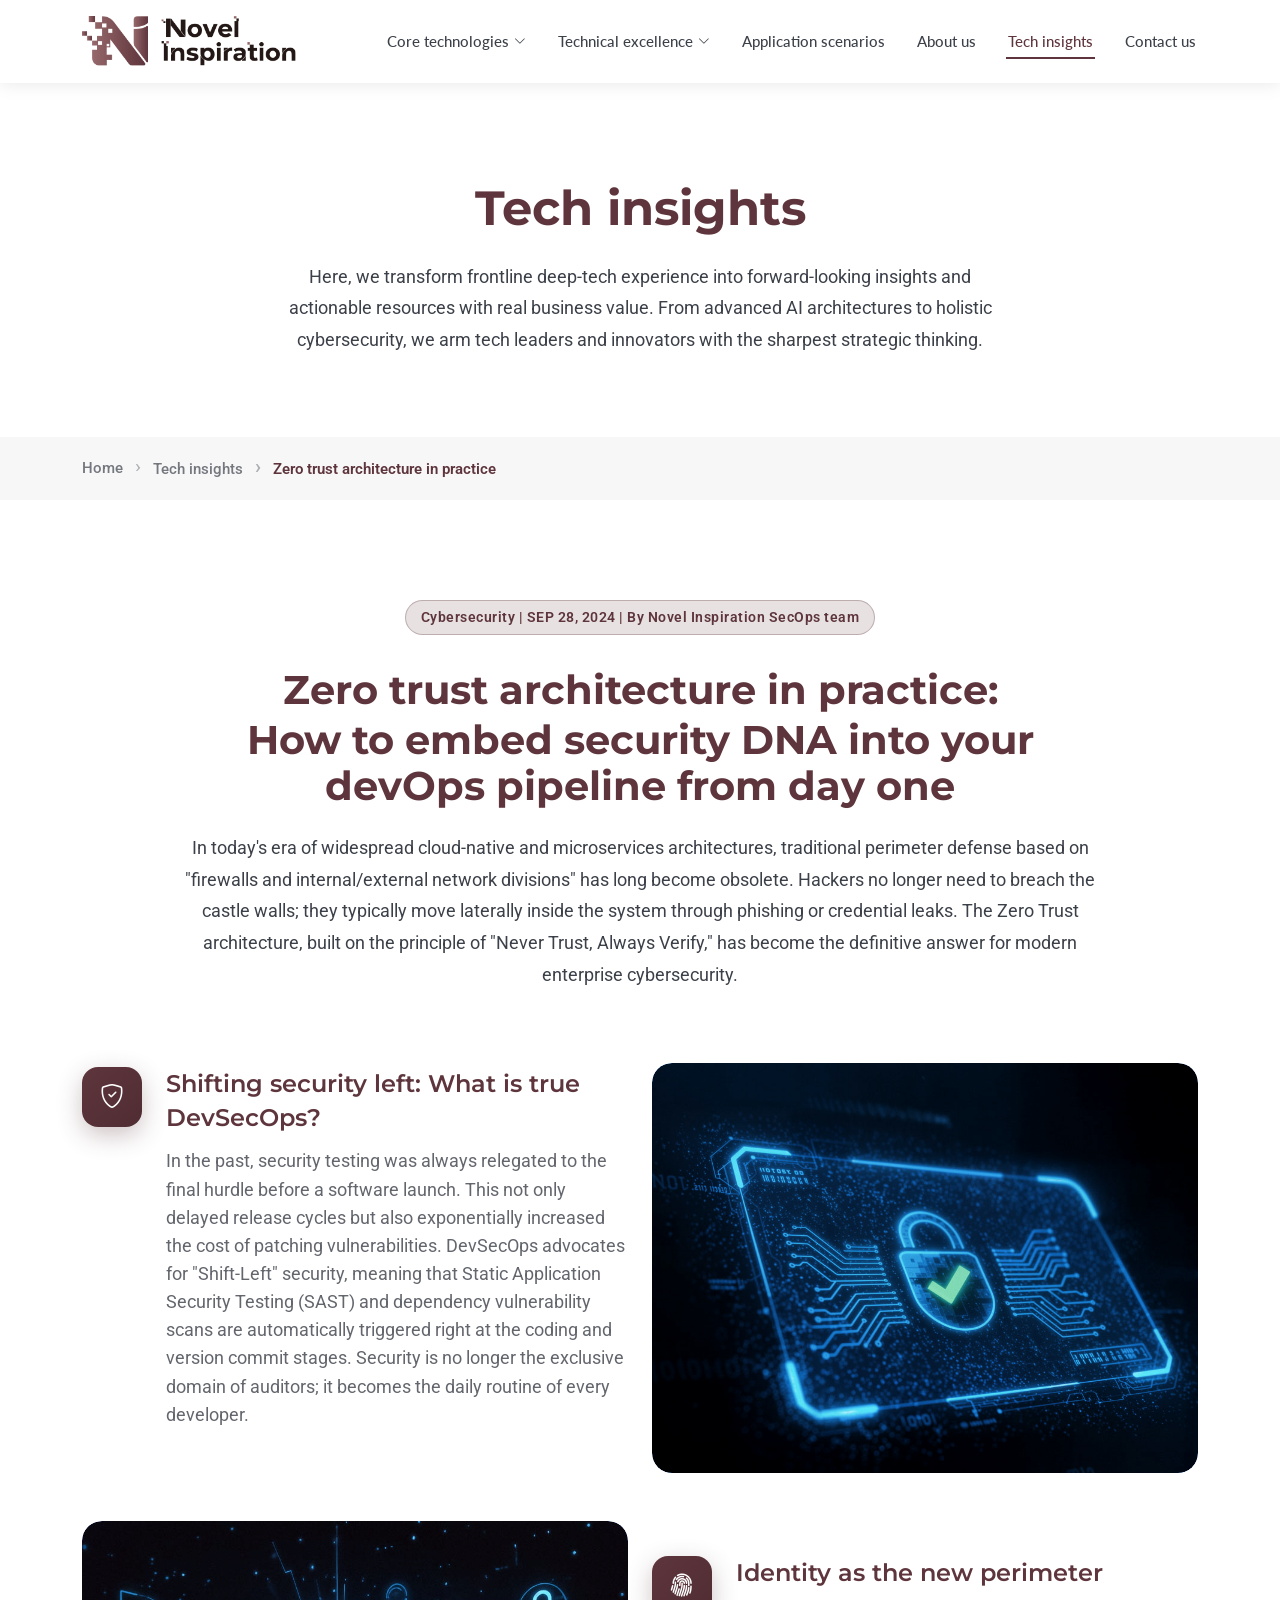
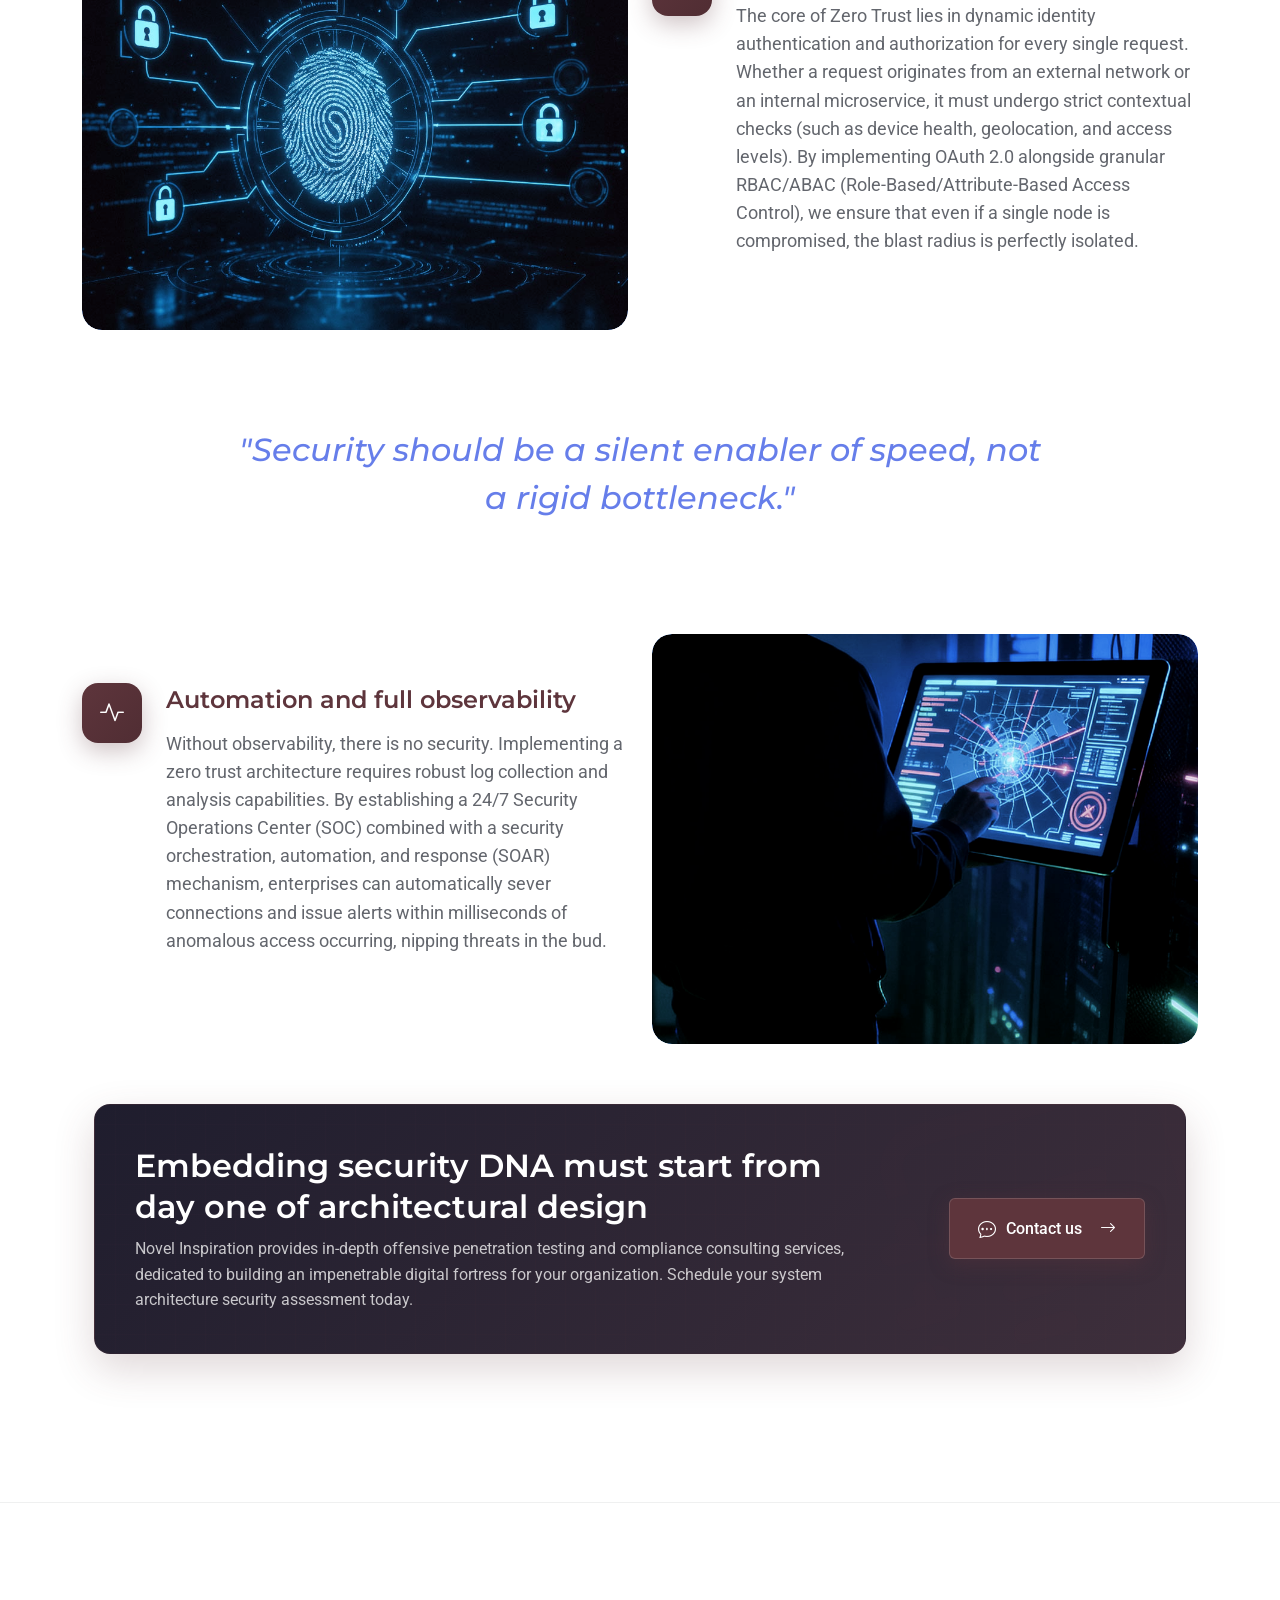
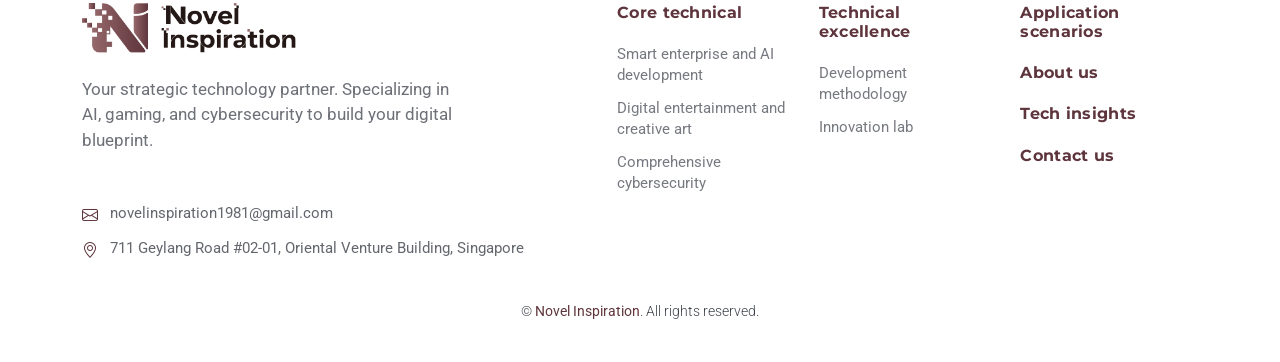
<file: insights_zerotrust.html>
<!DOCTYPE html>
<html lang="en">

<head>
  <meta charset="utf-8">
  <meta content="width=device-width, initial-scale=1.0" name="viewport">
  <title>Zero trust architecture in practice</title>
  <meta name="description" content="">
  <meta name="keywords" content="">

  <!-- Favicons -->
  <link href="assets/img/health/favicon.png" rel="icon">

  <!-- Fonts -->
  <link href="https://fonts.googleapis.com" rel="preconnect">
  <link href="https://fonts.gstatic.com" rel="preconnect" crossorigin>
  <link
    href="https://fonts.googleapis.com/css2?family=Roboto:ital,wght@0,100;0,300;0,400;0,500;0,700;0,900;1,100;1,300;1,400;1,500;1,700;1,900&family=Montserrat:ital,wght@0,100;0,200;0,300;0,400;0,500;0,600;0,700;0,800;0,900;1,100;1,200;1,300;1,400;1,500;1,600;1,700;1,800;1,900&family=Lato:ital,wght@0,100;0,300;0,400;0,700;0,900;1,100;1,300;1,400;1,700;1,900&display=swap"
    rel="stylesheet">

  <!-- Vendor CSS Files -->
  <link href="assets/vendor/bootstrap/css/bootstrap.min.css" rel="stylesheet">
  <link href="assets/vendor/bootstrap-icons/bootstrap-icons.css" rel="stylesheet">
  <link href="assets/vendor/aos/aos.css" rel="stylesheet">
  <link href="assets/vendor/glightbox/css/glightbox.min.css" rel="stylesheet">
  <link href="assets/vendor/fontawesome-free/css/all.min.css" rel="stylesheet">
  <link href="assets/vendor/swiper/swiper-bundle.min.css" rel="stylesheet">

  <!-- Main CSS File -->
  <link href="assets/css/main.css" rel="stylesheet">

  <style>
    .unified-visual {
      position: relative;
    }
    .unified-visual::after {
      content: '';
      position: absolute;
      inset: 0;
      background-color: var(--bs-primary, #0d6efd);
      opacity: 0.3;
      mix-blend-mode: color;
      pointer-events: none;
      transition: opacity 0.4s ease;
    }
    .unified-visual:hover::after {
      opacity: 0;
    }
    .unified-visual img {
      filter: grayscale(25%) contrast(1.05);
      transition: filter 0.4s ease;
    }
    .unified-visual:hover img {
      filter: grayscale(0%) contrast(1);
    }
  </style>
</head>

<body class="service-details-page">

  <header id="header" class="header fixed-top">

    <!-- End Top Bar -->

    <div class="branding d-flex align-items-cente">

      <div class="container position-relative d-flex align-items-center justify-content-between">
        <a href="index.html" class="logo d-flex align-items-center">
          <img src="assets/img/health/logo.png" alt="Novel Inspiration">
        </a>

        <nav id="navmenu" class="navmenu">
          <ul>            
            <li class="dropdown"><a><span>Core technologies</span> <i class="bi bi-chevron-down toggle-dropdown"></i></a>
            <ul>
              <li><a href="technical_services_ai.html">Smart enterprise and AI development</a></li>
              <li><a href="technical_services_digital.html">Digital entertainment and creative arts</a></li>
              <li><a href="technical_services_cybersecurity.html">Global cybersecurity</a></li>
            </ul>
            </li>

            <li class="dropdown"><a><span>Technical excellence</span> <i class="bi bi-chevron-down toggle-dropdown"></i></a>
            <ul>
              <li><a href="tech_develop.html">Development methodology</a></li>
              <li><a href="Innovation_lab.html">Innovation lab</a></li>
            </ul>
            </li>

            <li><a href="application_scenarios.html">Application scenarios</a></li>
            <li><a href="about.html">About us</a></li>
            <li><a href="tech_insights.html">Tech insights</a></li>
            <li><a href="contact.html">Contact us</a></li>
          </ul>
          <i class="mobile-nav-toggle d-xl-none bi bi-list"></i>
        </nav>

      </div>

    </div>

  </header>

  <main class="main">

    <!-- Page Title -->
    <div class="page-title">
      <div class="heading">
        <div class="container">
          <div class="row d-flex justify-content-center text-center">
            <div class="col-lg-8">
              <h1 class="heading-title">Tech insights</h1>
              <p class="mb-0">Here, we transform frontline deep-tech experience into forward-looking insights and actionable resources with real business value. From advanced AI architectures to holistic cybersecurity, we arm tech leaders and innovators with the sharpest strategic thinking.
              </p>
            </div>
          </div>
        </div>
      </div>
      <nav class="breadcrumbs">
        <div class="container">
          <ol>
            <li><a href="index.html">Home</a></li>
            <li><a href="tech_insights.html">Tech insights</a></li>
            <li class="current">Zero trust architecture in practice</li>
          </ol>
        </div>
      </nav>
    </div><!-- End Page Title -->

    <!-- Service Details 2 Section -->
    <section id="service-details-2" class="service-details-2 section">

      <div class="container" data-aos="fade-up" data-aos-delay="100">

        <div class="row">

          <div class="col-lg-10 mx-auto text-center mb-5" data-aos="fade-up" data-aos-delay="150">
            <div class="service-header">
              <div class="service-category">
                <span>Cybersecurity | SEP 28, 2024 | By Novel Inspiration SecOps team</span>
              </div>
              <h2 class="mb-1">Zero trust architecture in practice:</h2>
              <h2>How to embed security DNA into your devOps pipeline from day one</h2>
              <p>In today's era of widespread cloud-native and microservices architectures, traditional perimeter defense based on "firewalls and internal/external network divisions" has long become obsolete. Hackers no longer need to breach the castle walls; they typically move laterally inside the system through phishing or credential leaks. The Zero Trust architecture, built on the principle of "Never Trust, Always Verify," has become the definitive answer for modern enterprise cybersecurity.</p>
            </div>
          </div>

        </div>

        <!-- Item 1: Text Left, Image Right -->
        <div class="row gy-4 align-items-center mb-5">
          <div class="col-lg-6" data-aos="fade-right" data-aos-delay="200">
            <div class="service-details">
              <div class="detail-item">
                <div class="icon-wrapper">
                  <i class="bi bi-shield-check"></i>
                </div>
                <div class="content">
                  <h4>Shifting security left: What is true DevSecOps?</h4>
                  <p>In the past, security testing was always relegated to the final hurdle before a software launch. This not only delayed release cycles but also exponentially increased the cost of patching vulnerabilities. DevSecOps advocates for "Shift-Left" security, meaning that Static Application Security Testing (SAST) and dependency vulnerability scans are automatically triggered right at the coding and version commit stages. Security is no longer the exclusive domain of auditors; it becomes the daily routine of every developer.</p>
                </div>
              </div>
            </div>
          </div>
          <div class="col-lg-6" data-aos="fade-left" data-aos-delay="300">
            <div class="service-visual">
              <div class="ratio ratio-4x3 rounded overflow-hidden shadow unified-visual">
                <img src="assets/img/health/insights_zero-5.jpg" alt="Compute cost out of control" class="object-fit-cover">
              </div>
            </div>
          </div>
        </div>

        <!-- Item 2: Image Left, Text Right (Reversed on large screens) -->
        <div class="row gy-4 align-items-center mb-5 flex-lg-row-reverse">
          <div class="col-lg-6" data-aos="fade-left" data-aos-delay="200">
            <div class="service-details">
              <div class="detail-item">
                <div class="icon-wrapper">
                  <i class="bi bi-fingerprint"></i>
                </div>
                <div class="content">
                  <h4>Identity as the new perimeter</h4>
                  <p>The core of Zero Trust lies in dynamic identity authentication and authorization for every single request. Whether a request originates from an external network or an internal microservice, it must undergo strict contextual checks (such as device health, geolocation, and access levels). By implementing OAuth 2.0 alongside granular RBAC/ABAC (Role-Based/Attribute-Based Access Control), we ensure that even if a single node is compromised, the blast radius is perfectly isolated.</p>
                </div>
              </div>
            </div>
          </div>
          <div class="col-lg-6" data-aos="fade-right" data-aos-delay="300">
            <div class="service-visual">
              <div class="ratio ratio-4x3 rounded overflow-hidden shadow unified-visual">
                <img src="assets/img/health/insights_zero-2.jpg" alt="Ignoring data cleaning and compliance" class="object-fit-cover">
              </div>
            </div>
          </div>
        </div>  
        
        
        <!-- Blockquote Transition -->
        <div class="row mt-5 mb-5 justify-content-center" data-aos="fade-up" data-aos-delay="100">
          <div class="col-lg-10 text-center">
            <div class="blockquote-wrapper p-4 p-md-5 rounded-4">
             <h3 class="fw-medium fst-italic lh-base text-primary mb-3 custom-quote-color">
              "Security should be a silent enabler of speed, not a rigid bottleneck."
              </h3>
            </div>
          </div>
        </div>



        <!-- Item 3: Text Left, Image Right -->
        <div class="row gy-4 align-items-center">
          <div class="col-lg-6" data-aos="fade-right" data-aos-delay="200">
            <div class="service-details">
              <div class="detail-item">
                <div class="icon-wrapper">
                  <i class="bi bi-activity"></i>
                </div>
                <div class="content">
                  <h4>Automation and full observability</h4>
                  <p>Without observability, there is no security. Implementing a zero trust architecture requires robust log collection and analysis capabilities. By establishing a 24/7 Security Operations Center (SOC) combined with a security orchestration, automation, and response (SOAR) mechanism, enterprises can automatically sever connections and issue alerts within milliseconds of anomalous access occurring, nipping threats in the bud.</p>
                </div>
              </div>
            </div>
          </div>
          <div class="col-lg-6" data-aos="fade-left" data-aos-delay="300">
            <div class="service-visual">
              <div class="ratio ratio-4x3 rounded overflow-hidden shadow unified-visual">
                <img src="assets/img/health/insights_zero-3.jpg" alt="The fatal PoC illusion" class="object-fit-cover">
              </div>
            </div>
          </div>
        </div>
    
      
      
      <div class="featured-departments mt-5 mb-5">
      <div class="container">
        <div class="emergency-banner unified-cta-banner" data-aos="fade-up" data-aos-delay="400">
          <div class="watermark-icon"><i class="bi bi-journal-text"></i></div>
          <div class="row align-items-center position-relative z-2">
            <div class="col-lg-9">
              <div class="emergency-content pe-lg-4">
                <h3 class="mb-2">Embedding security DNA must start from day one of architectural design</h3>
                <p class="mb-0">Novel Inspiration provides in-depth offensive penetration testing and compliance consulting services, dedicated to building an impenetrable digital fortress for your organization. Schedule your system architecture security assessment today.</p>
              </div>
            </div>
            <div class="col-lg-3 text-lg-end mt-4 mt-lg-0">
              <a href="contact.html" class="emergency-btn">
                <i class="bi bi-chat-dots"></i>
                Contact us<i class="bi bi-arrow-right ms-2 fs-6"></i>
              </a>
            </div>
          </div>
        </div>
      </div>
    </div>

    </section><!-- /Service Details 2 Section -->

    

  </main>

  <footer id="footer" class="footer-16 footer position-relative">

    <div class="container">

      <div class="footer-main">
        <div class="row align-items-start">

          <div class="col-lg-5">
            <div class="brand-section">
              <a class="logo d-flex align-items-center mb-4">
                <img src="assets/img/health/logo.png" alt="Novel Inspiration">
              </a>
              <p class="brand-description">Your strategic technology partner. Specializing in AI, gaming, and cybersecurity to build your digital blueprint.</p>

              <div class="contact-info mt-5">
                 <div class="contact-item">
                  <i class="bi bi-envelope"></i>
                  <span>novelinspiration1981@gmail.com</span>
                </div>
                <div class="contact-item">
                  <i class="bi bi-geo-alt"></i>
                  <span>711 Geylang Road #02-01, Oriental Venture Building, Singapore</span>
                </div>
              </div>
            </div>
          </div>

          <div class="col-lg-7">
            <div class="footer-nav-wrapper">
              <div class="row">

                <div class="col-6 col-lg-4">
                  <div class="nav-column">
                    <h6><strong>Core technical</strong></h6>
                    <nav class="footer-nav">
                      <a href="technical_services_ai.html"><strong>Smart enterprise and AI development</strong></a>
                      <a href="technical_services_digital.html"><strong>Digital entertainment and creative art</strong></a>
                      <a href="technical_services_cybersecurity.html"><strong>Comprehensive cybersecurity</strong></a>
                    </nav>
                  </div>
                </div>

                <div class="col-6 col-lg-4">
                  <div class="nav-column">
                    <h6><strong>Technical excellence</strong></h6>
                    <nav class="footer-nav">
                      <a href="tech_develop.html"><strong>Development methodology</strong></a>
                      <a href="Innovation_lab.html"><strong>Innovation lab</strong></a>                      
                    </nav>
                  </div>
                </div>

                <div class="col-6 col-lg-4">
                  <div class="nav-column">
                    <a href="application_scenarios.html"><h6><strong>Application scenarios</strong></h6></a>
                    <a href="about.html"><h6><strong>About us</strong></h6></a>
                    <a href="tech_insights.html"><h6><strong>Tech insights</strong></h6></a>
                    <a href="contact.html"><h6><strong>Contact us</strong></h6></a>  
                  </div>
                </div>
              </div>
            </div>
          </div>

        </div>

    <div class="footer-bottom">
      <div class="container">
        <div class="bottom-content">
          <div class="row align-items-center">

            <div class="col-lg-12 text-center">
              <div class="copyright">
                <p>© <span class="sitename">Novel Inspiration</span>. All rights reserved.</p>
              </div>
            </div>
          </div>
        </div>
      </div>
    </div>

      </div>

    </div>



  </footer>

  <!-- Scroll Top -->
  <a href="#!" id="scroll-top" class="scroll-top d-flex align-items-center justify-content-center"><i
      class="bi bi-arrow-up-short"></i></a>

  <!-- Preloader -->
  <div id="preloader"></div>

  <!-- Vendor JS Files -->
  <script src="assets/vendor/bootstrap/js/bootstrap.bundle.min.js"></script>
  <script src="assets/vendor/php-email-form/validate.js"></script>
  <script src="assets/vendor/aos/aos.js"></script>
  <script src="assets/vendor/glightbox/js/glightbox.min.js"></script>
  <script src="assets/vendor/purecounter/purecounter_vanilla.js"></script>
  <script src="assets/vendor/swiper/swiper-bundle.min.js"></script>

  <!-- Main JS File -->
  <script src="assets/js/main.js"></script>

</body>

</html>
</file>
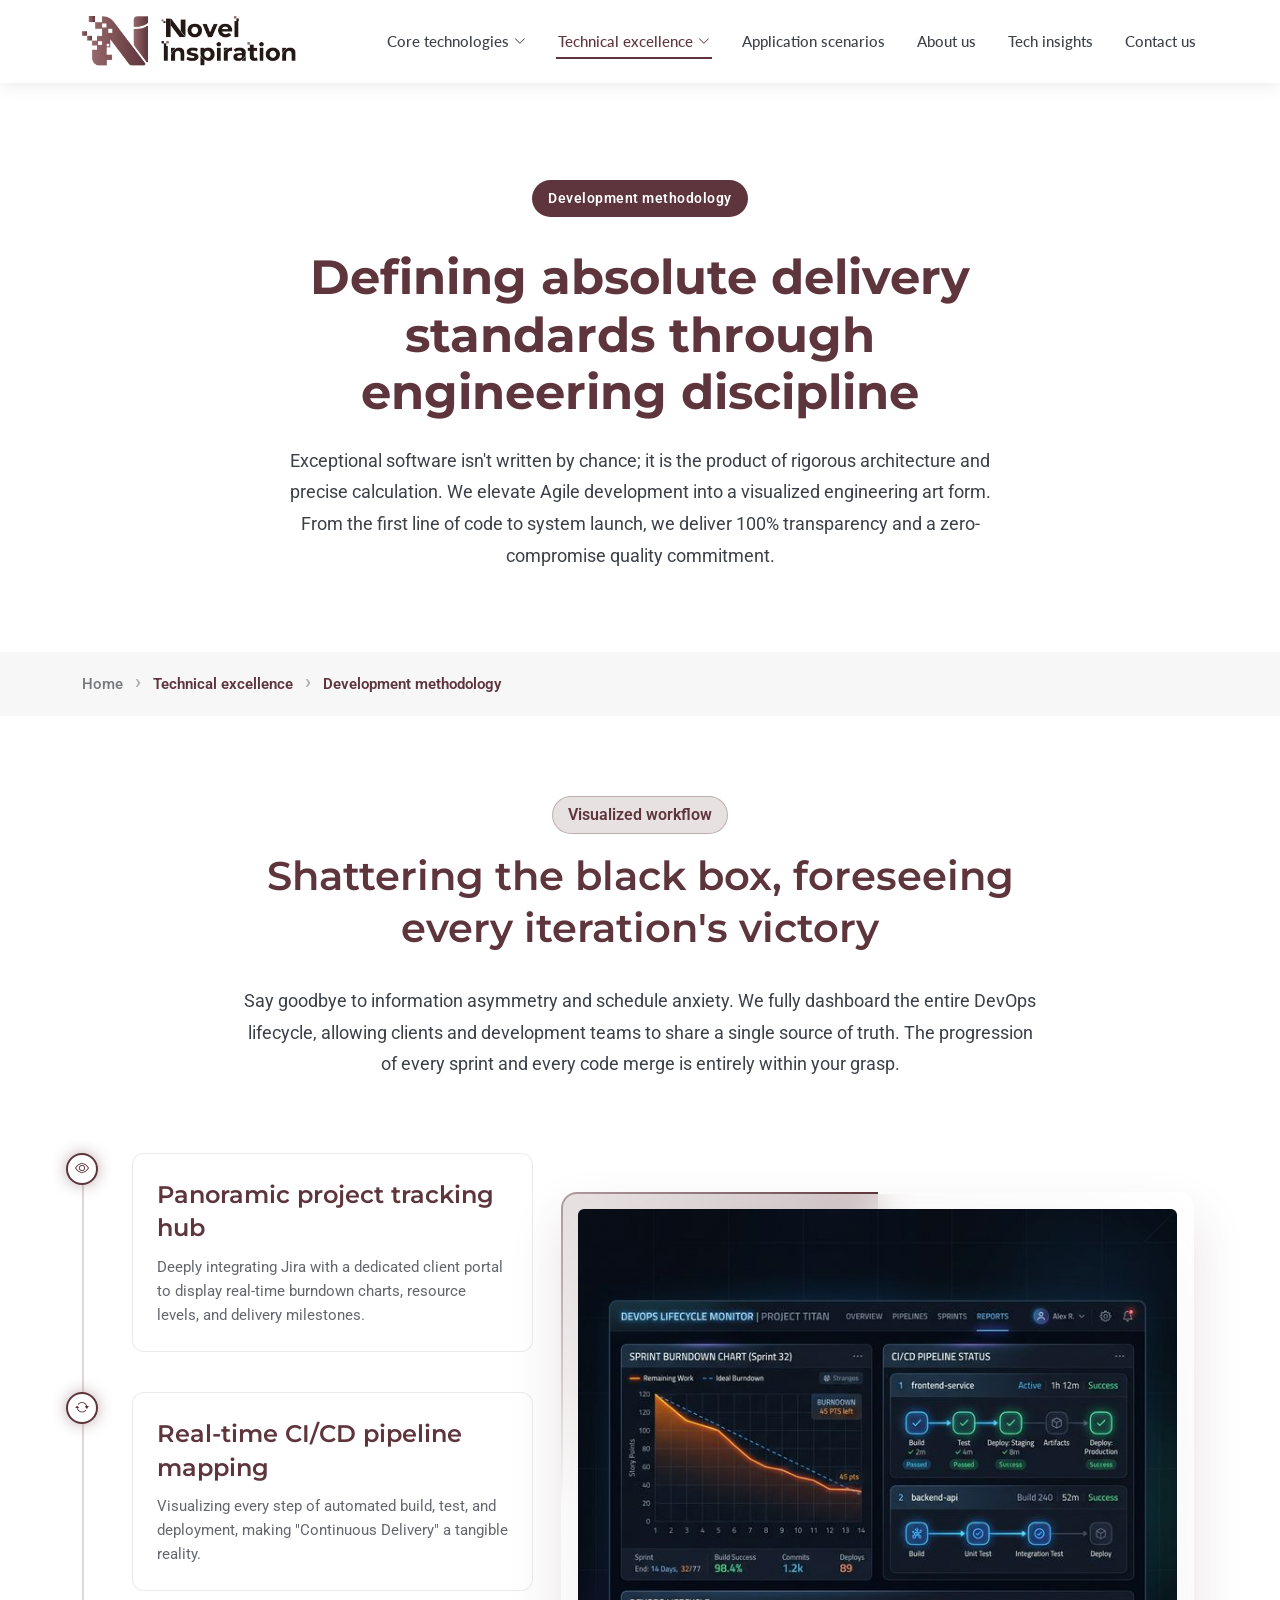
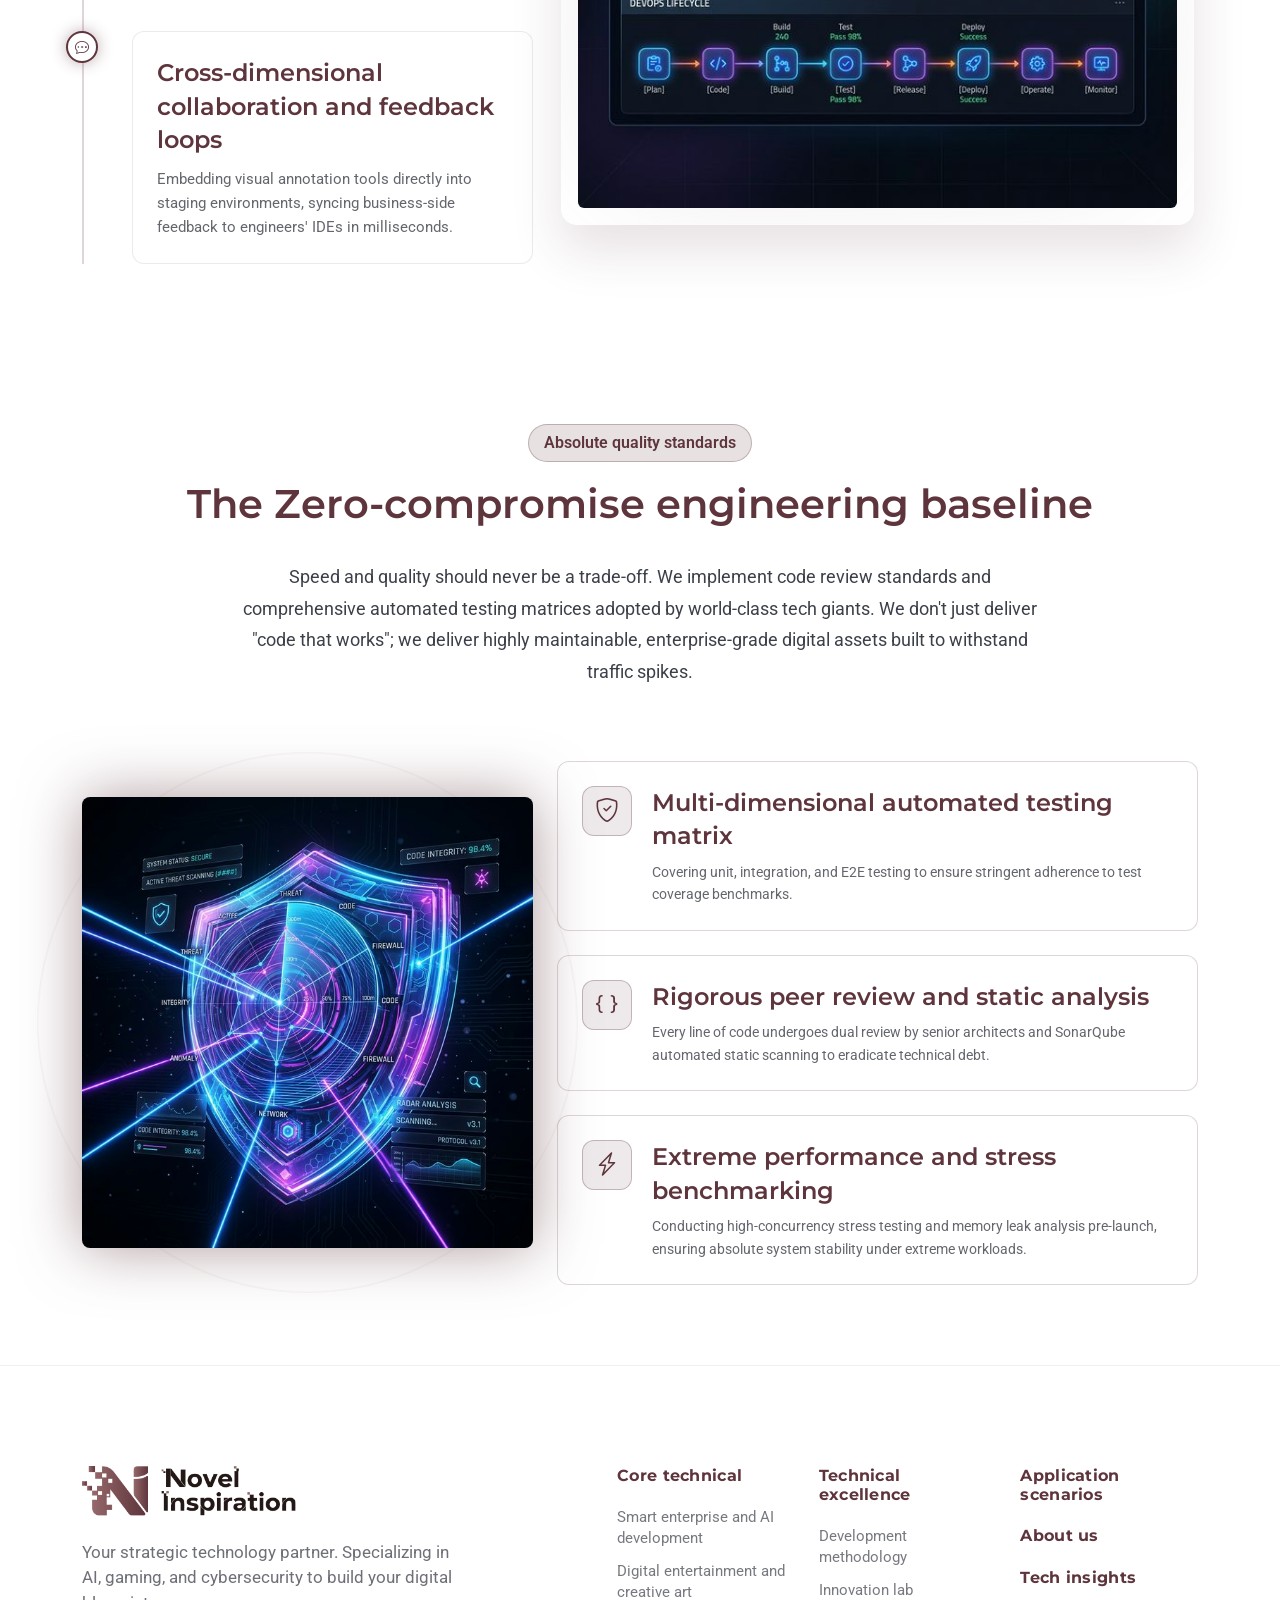
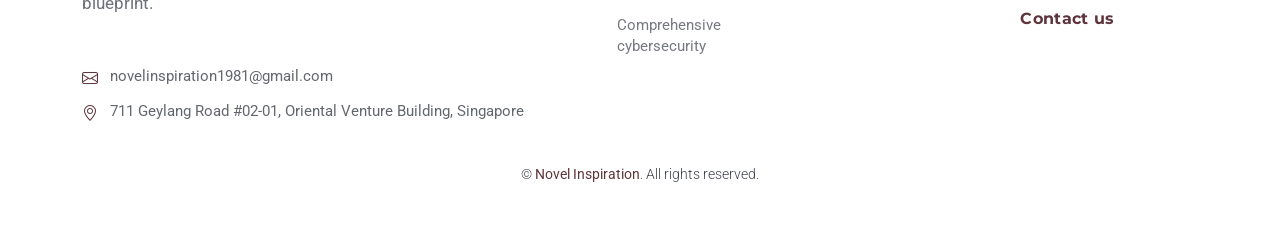
<file: tech_develop.html>
<!DOCTYPE html>
<html lang="en">

<head>
  <meta charset="utf-8">
  <meta content="width=device-width, initial-scale=1.0" name="viewport">
  <title>Development methodology - Novel Inspiration</title>
  <meta name="description" content="">
  <meta name="keywords" content="">

  <!-- Favicons -->
  <link href="assets/img/health/favicon.png" rel="icon">
  <!-- Fonts -->
  <link href="https://fonts.googleapis.com" rel="preconnect">
  <link href="https://fonts.gstatic.com" rel="preconnect" crossorigin>
  <link
    href="https://fonts.googleapis.com/css2?family=Roboto:ital,wght@0,100;0,300;0,400;0,500;0,700;0,900;1,100;1,300;1,400;1,500;1,700;1,900&family=Montserrat:ital,wght@0,100;0,200;0,300;0,400;0,500;0,600;0,700;0,800;0,900;1,100;1,200;1,300;1,400;1,500;1,600;1,700;1,800;1,900&family=Lato:ital,wght@0,100;0,300;0,400;0,700;0,900;1,100;1,300;1,400;1,700;1,900&display=swap"
    rel="stylesheet">

  <!-- Vendor CSS Files -->
  <link href="assets/vendor/bootstrap/css/bootstrap.min.css" rel="stylesheet">
  <link href="assets/vendor/bootstrap-icons/bootstrap-icons.css" rel="stylesheet">
  <link href="assets/vendor/aos/aos.css" rel="stylesheet">
  <link href="assets/vendor/glightbox/css/glightbox.min.css" rel="stylesheet">
  <link href="assets/vendor/fontawesome-free/css/all.min.css" rel="stylesheet">
  <link href="assets/vendor/swiper/swiper-bundle.min.css" rel="stylesheet">

  <!-- Main CSS File -->
  <link href="assets/css/main.css" rel="stylesheet">
</head>

<body class="service-details-page">

  <header id="header" class="header fixed-top">

    <div class="branding d-flex align-items-cente">

      <div class="container position-relative d-flex align-items-center justify-content-between">
        <a href="index.html" class="logo d-flex align-items-center">
          <img src="assets/img/health/logo.png" alt="Novel Inspiration">
        </a>

        <nav id="navmenu" class="navmenu">
          <ul>
            <li class="dropdown"><a><span>Core technologies</span> <i class="bi bi-chevron-down toggle-dropdown"></i></a>
            <ul>
              <li><a href="technical_services_ai.html">Smart enterprise and AI development</a></li>
              <li><a href="technical_services_digital.html">Digital entertainment and creative arts</a></li>
              <li><a href="technical_services_cybersecurity.html">Global cybersecurity</a></li>
            </ul>
            </li>

            <li class="dropdown"><a><span>Technical excellence</span> <i class="bi bi-chevron-down toggle-dropdown"></i></a>
            <ul>
              <li><a href="tech_develop.html">Development methodology</a></li>
              <li><a href="Innovation_lab.html">Innovation lab</a></li>
            </ul>
            </li>

            <li><a href="application_scenarios.html">Application scenarios</a></li>
            <li><a href="about.html">About us</a></li>
            <li><a href="tech_insights.html">Tech insights</a></li>
            <li><a href="contact.html">Contact us</a></li>
          </ul>
          <i class="mobile-nav-toggle d-xl-none bi bi-list"></i>
        </nav>

      </div>

    </div>

  </header>

  <main class="main">

    <!-- Page Title -->
    <div class="page-title">
      <div class="heading">
        <div class="container">
          <div class="row d-flex justify-content-center text-center">
            <div class="col-lg-8">

               <div class="service-header">
              <div class="service-category">
                <span>Development methodology</span>
              </div>
            </div>


              <h1 class="heading-title">Defining absolute delivery standards through engineering discipline</h1>
              <p class="mb-0">Exceptional software isn't written by chance; it is the product of rigorous architecture and precise calculation. We elevate Agile development into a visualized engineering art form. From the first line of code to system launch, we deliver 100% transparency and a zero-compromise quality commitment.
              </p>
            </div>
          </div>
        </div>
      </div>
      <nav class="breadcrumbs">
        <div class="container">
          <ol>
            <li><a href="index.html">Home</a></li>
            <li class="current">Technical excellence</li>
            <li class="current">Development methodology</li>
          </ol>
        </div>
      </nav>
    </div><!-- End Page Title -->

    <!-- Service Details 2 Section -->
    <section id="" class="section workflow-section">

      <div class="container" data-aos="fade-up" data-aos-delay="100">

        <div class="row">

          <div class="col-lg-12 text-center mb-5" data-aos="fade-up" data-aos-delay="150">
            <div class="service-header">
              <div class="service-category">
                <span>Visualized workflow</span>
              </div>
              <h2 class="mt-3 mx-auto" style="max-width: 800px;">Shattering the black box, foreseeing every iteration's victory</h2>
              <p class="lead mx-auto" style="max-width: 800px;">Say goodbye to information asymmetry and schedule anxiety. We fully dashboard the entire DevOps lifecycle, allowing clients and development teams to share a single source of truth. The progression of every sprint and every code merge is entirely within your grasp.</p>
            </div>
          </div>
        </div>

        <div class="row gy-5 align-items-center">

          <div class="col-lg-5" data-aos="fade-right" data-aos-delay="200">
            <div class="workflow-timeline">
              
              <div class="workflow-node">
                <div class="node-icon pulse-glow">
                  <i class="bi bi-eye"></i>
                </div>
                <div class="node-content">
                  <h4>Panoramic project tracking hub</h4>
                  <p>Deeply integrating Jira with a dedicated client portal to display real-time burndown charts, resource levels, and delivery milestones.</p>
                </div>
              </div>

              <div class="workflow-node">
                <div class="node-icon pulse-glow-delay-1">
                  <i class="bi bi-arrow-repeat"></i>
                </div>
                <div class="node-content">
                  <h4>Real-time CI/CD pipeline mapping</h4>
                  <p>Visualizing every step of automated build, test, and deployment, making "Continuous Delivery" a tangible reality.</p>
                </div>
              </div>

              <div class="workflow-node">
                <div class="node-icon pulse-glow-delay-2">
                  <i class="bi bi-chat-dots"></i>
                </div>
                <div class="node-content">
                  <h4>Cross-dimensional collaboration and feedback loops</h4>
                  <p>Embedding visual annotation tools directly into staging environments, syncing business-side feedback to engineers' IDEs in milliseconds.</p>
                </div>
              </div>

            </div>
          </div>

          <div class="col-lg-7" data-aos="fade-left" data-aos-delay="300">
            <div class="dashboard-mockup-wrapper">
              <div class="neon-border-wrapper">
                <div class="neon-border-spinner"></div>
                <div class="glass-panel">
                  <img src="assets/img/health/tech_devops_dashboard.png" alt="DevOps Dashboard Mockup" class="img-fluid rounded dashboard-img">
                  <div class="glow-effect"></div>
                </div>
              </div>
            </div>
          </div>

        </div>

      </div>

    </section><!-- /Service Details 2 Section -->

    <!-- Quality Standards Section -->
    <section id="quality-standards" class="quality-standards section">

      <div class="container" data-aos="fade-up" data-aos-delay="100">

        <div class="row">
          <div class="col-lg-12 text-center mb-5" data-aos="fade-up" data-aos-delay="150">
            <div class="service-header align-items-center">
              <div class="service-category">
                <span>Absolute quality standards</span>
              </div>
              <h2 class="mt-3">The Zero-compromise engineering baseline</h2>
              <p class="lead mx-auto" style="max-width: 800px;">Speed and quality should never be a trade-off. We implement code review standards and comprehensive automated testing matrices adopted by world-class tech giants. We don't just deliver "code that works"; we deliver highly maintainable, enterprise-grade digital assets built to withstand traffic spikes.</p>
            </div>
            
          </div>
        </div>

        <div class="row gy-5 align-items-center">

          <div class="col-lg-5" data-aos="fade-right" data-aos-delay="200">
            <div class="shield-mockup-wrapper">
              <div class="tech-radar-bg"></div>
              <img src="assets/img/health/tech_quality_shield.png" alt="Quality Standards Shield" class="img-fluid floating-shield z-2 position-relative">
            </div>
          </div>

          <div class="col-lg-7" data-aos="fade-left" data-aos-delay="300">
            <div class="scanner-cards-container">
              
              <div class="quality-card">
                <div class="scanner-line"></div>
                <div class="qc-icon">
                  <i class="bi bi-shield-check"></i>
                </div>
                <div class="qc-content">
                  <h4>Multi-dimensional automated testing matrix</h4>
                  <p>Covering unit, integration, and E2E testing to ensure stringent adherence to test coverage benchmarks.</p>
                </div>
              </div>

              <div class="quality-card mt-4">
                <div class="scanner-line"></div>
                <div class="qc-icon">
                  <i class="bi bi-braces"></i>
                </div>
                <div class="qc-content">
                  <h4>Rigorous peer review and static analysis</h4>
                  <p>Every line of code undergoes dual review by senior architects and SonarQube automated static scanning to eradicate technical debt.</p>
                </div>
              </div>

              <div class="quality-card mt-4">
                <div class="scanner-line"></div>
                <div class="qc-icon">
                  <i class="bi bi-lightning-charge"></i>
                </div>
                <div class="qc-content">
                  <h4>Extreme performance and stress benchmarking</h4>
                  <p>Conducting high-concurrency stress testing and memory leak analysis pre-launch, ensuring absolute system stability under extreme workloads.</p>
                </div>
              </div>

            </div>
          </div>

        </div>

      </div>

    </section><!-- /Quality Standards Section -->

  </main>

    <footer id="footer" class="footer-16 footer position-relative">

    <div class="container">

      <div class="footer-main">
        <div class="row align-items-start">

          <div class="col-lg-5">
            <div class="brand-section">
              <a class="logo d-flex align-items-center mb-4">
                <img src="assets/img/health/logo.png" alt="Novel Inspiration">
              </a>
              <p class="brand-description">Your strategic technology partner. Specializing in AI, gaming, and cybersecurity to build your digital blueprint.</p>

              <div class="contact-info mt-5">
                 <div class="contact-item">
                  <i class="bi bi-envelope"></i>
                  <span>novelinspiration1981@gmail.com</span>
                </div>
                <div class="contact-item">
                  <i class="bi bi-geo-alt"></i>
                  <span>711 Geylang Road #02-01, Oriental Venture Building, Singapore</span>
                </div>
              </div>
            </div>
          </div>

          <div class="col-lg-7">
            <div class="footer-nav-wrapper">
              <div class="row">

                <div class="col-6 col-lg-4">
                  <div class="nav-column">
                    <h6><strong>Core technical</strong></h6>
                    <nav class="footer-nav">
                      <a href="technical_services_ai.html"><strong>Smart enterprise and AI development</strong></a>
                      <a href="technical_services_digital.html"><strong>Digital entertainment and creative art</strong></a>
                      <a href="technical_services_cybersecurity.html"><strong>Comprehensive cybersecurity</strong></a>
                    </nav>
                  </div>
                </div>

                <div class="col-6 col-lg-4">
                  <div class="nav-column">
                    <h6><strong>Technical excellence</strong></h6>
                    <nav class="footer-nav">
                      <a href="#"><strong>Development methodology</strong></a>
                      <a href="Innovation_lab.html"><strong>Innovation lab</strong></a>                      
                    </nav>
                  </div>
                </div>

                <div class="col-6 col-lg-4">
                  <div class="nav-column">
                    <a href="application_scenarios.html"><h6><strong>Application scenarios</strong></h6></a>
                    <a href="about.html"><h6><strong>About us</strong></h6></a>
                    <a href="tech_insights.html"><h6><strong>Tech insights</strong></h6></a>
                    <a href="contact.html"><h6><strong>Contact us</strong></h6></a>  
                  </div>
                </div>
              </div>
            </div>
          </div>

        </div>

    <div class="footer-bottom">
      <div class="container">
        <div class="bottom-content">
          <div class="row align-items-center">

            <div class="col-lg-12 text-center">
              <div class="copyright">
                <p>© <span class="sitename">Novel Inspiration</span>. All rights reserved.</p>
              </div>
            </div>
          </div>
        </div>
      </div>
    </div>

      </div>

    </div>



  </footer>

  <!-- Scroll Top -->
  <a href="#!" id="scroll-top" class="scroll-top d-flex align-items-center justify-content-center"><i
      class="bi bi-arrow-up-short"></i></a>

  <!-- Preloader -->
  <div id="preloader"></div>

  <!-- Vendor JS Files -->
  <script src="assets/vendor/bootstrap/js/bootstrap.bundle.min.js"></script>
  <script src="assets/vendor/php-email-form/validate.js"></script>
  <script src="assets/vendor/aos/aos.js"></script>
  <script src="assets/vendor/glightbox/js/glightbox.min.js"></script>
  <script src="assets/vendor/purecounter/purecounter_vanilla.js"></script>
  <script src="assets/vendor/swiper/swiper-bundle.min.js"></script>

  <!-- Main JS File -->
  <script src="assets/js/main.js"></script>

</body>

</html>
</file>
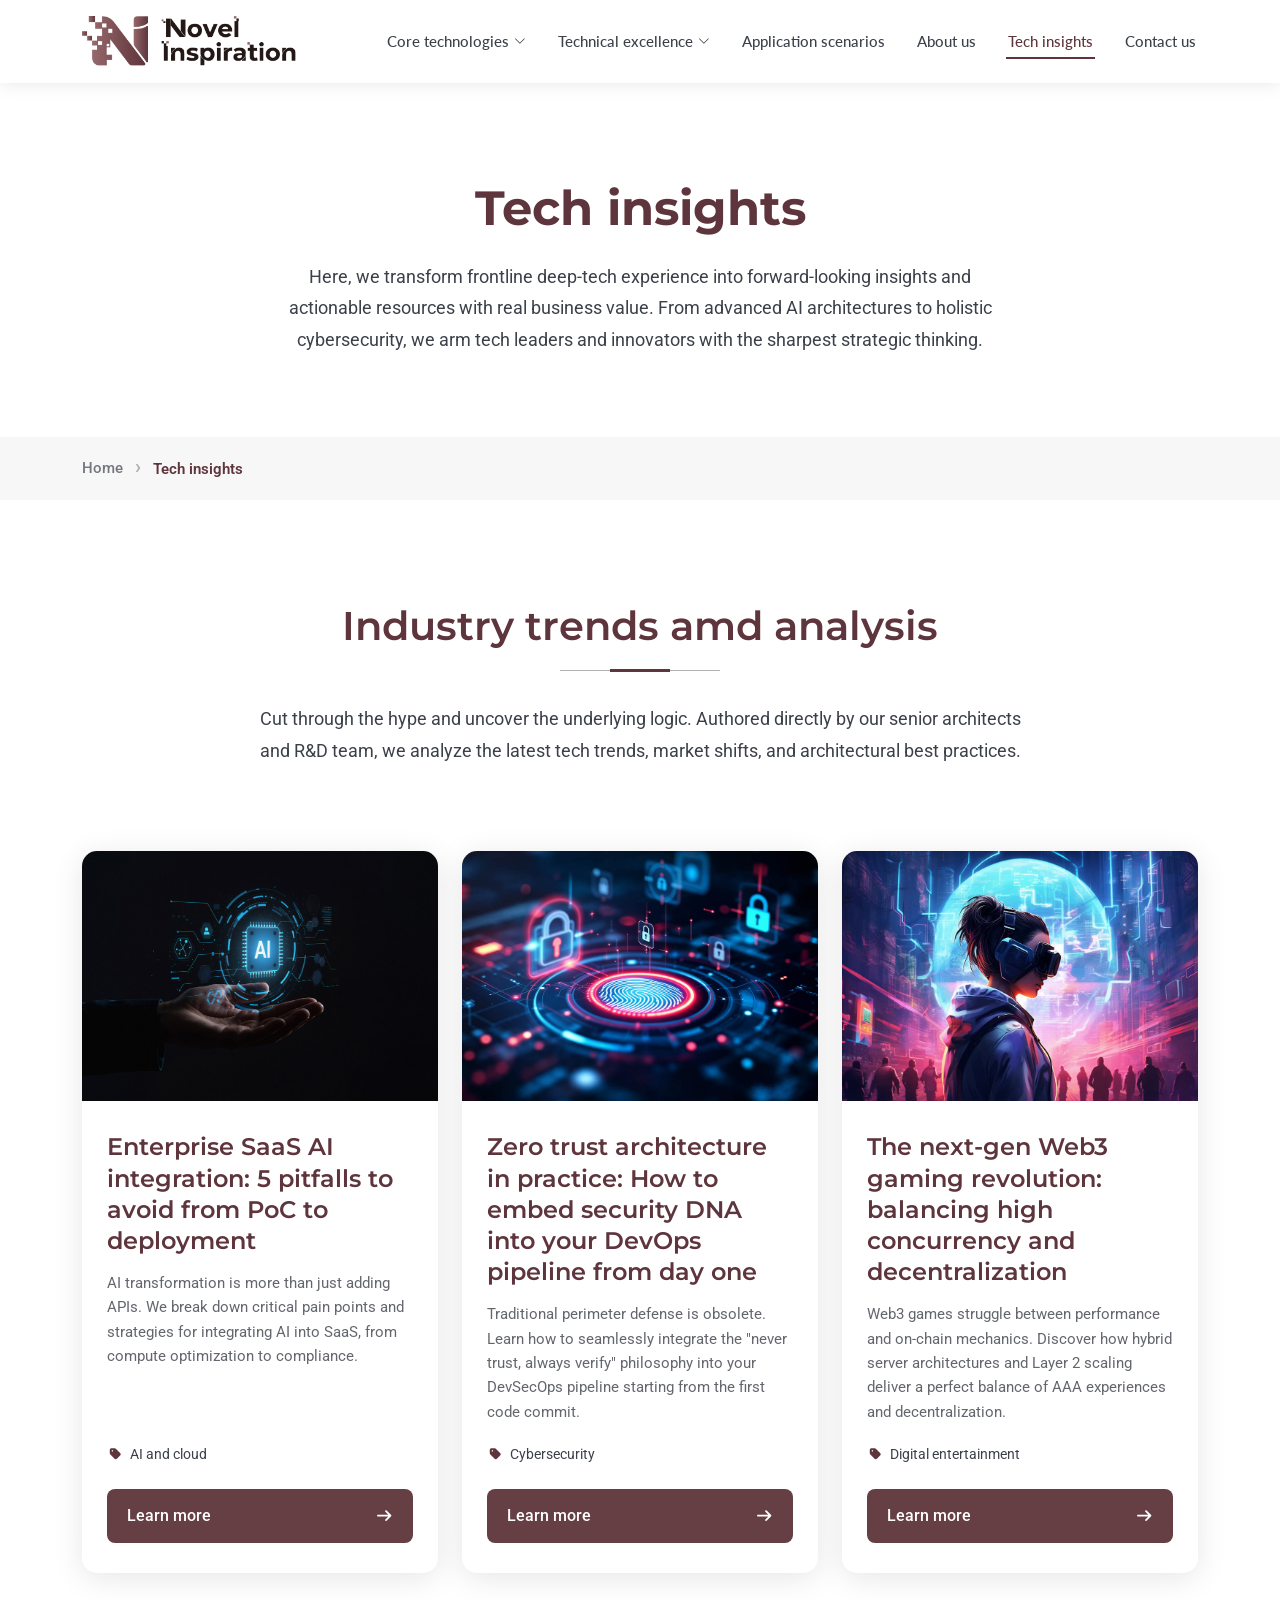
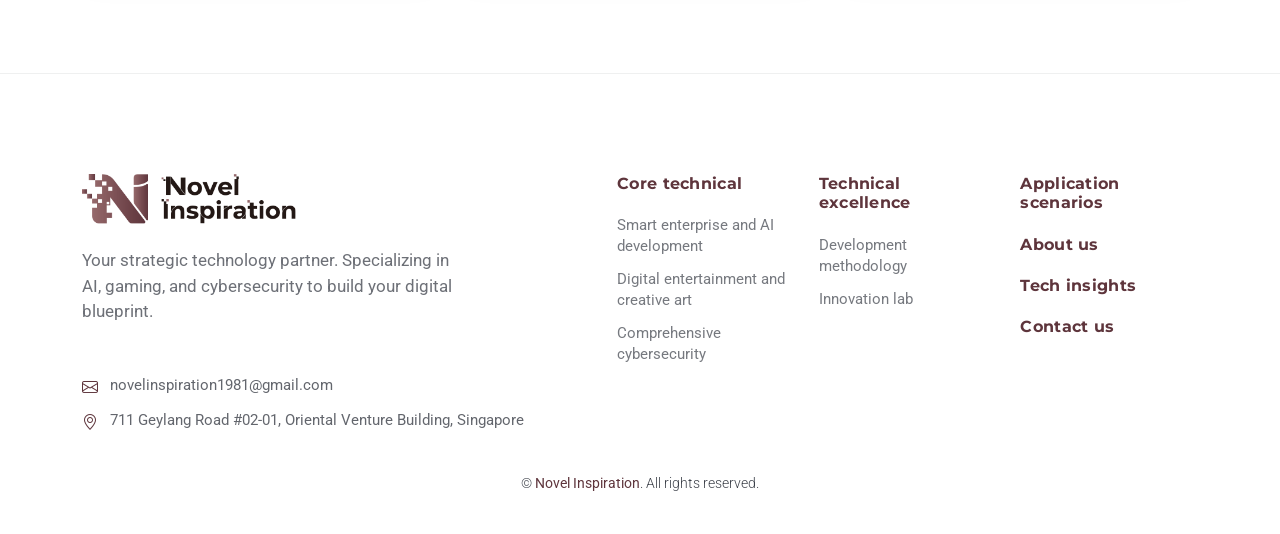
<file: tech_insights.html>
<!DOCTYPE html>
<html lang="en">

<head>
  <meta charset="utf-8">
  <meta content="width=device-width, initial-scale=1.0" name="viewport">
  <title>Tech insights - Novel Inspiration</title>
  <meta name="description" content="">
  <meta name="keywords" content="">

  <!-- Favicons -->
  <link href="assets/img/health/favicon.png" rel="icon">

  <!-- Fonts -->
  <link href="https://fonts.googleapis.com" rel="preconnect">
  <link href="https://fonts.gstatic.com" rel="preconnect" crossorigin>
  <link
    href="https://fonts.googleapis.com/css2?family=Roboto:ital,wght@0,100;0,300;0,400;0,500;0,700;0,900;1,100;1,300;1,400;1,500;1,700;1,900&family=Montserrat:ital,wght@0,100;0,200;0,300;0,400;0,500;0,600;0,700;0,800;0,900;1,100;1,200;1,300;1,400;1,500;1,600;1,700;1,800;1,900&family=Lato:ital,wght@0,100;0,300;0,400;0,700;0,900;1,100;1,300;1,400;1,700;1,900&display=swap"
    rel="stylesheet">

  <!-- Vendor CSS Files -->
  <link href="assets/vendor/bootstrap/css/bootstrap.min.css" rel="stylesheet">
  <link href="assets/vendor/bootstrap-icons/bootstrap-icons.css" rel="stylesheet">
  <link href="assets/vendor/aos/aos.css" rel="stylesheet">
  <link href="assets/vendor/glightbox/css/glightbox.min.css" rel="stylesheet">
  <link href="assets/vendor/fontawesome-free/css/all.min.css" rel="stylesheet">
  <link href="assets/vendor/swiper/swiper-bundle.min.css" rel="stylesheet">

  <!-- Main CSS File -->
  <link href="assets/css/main.css" rel="stylesheet">
</head>

<body class="services-page">

  <header id="header" class="header fixed-top">

    <div class="branding d-flex align-items-cente">

      <div class="container position-relative d-flex align-items-center justify-content-between">
        <a href="index.html" class="logo d-flex align-items-center">
          <img src="assets/img/health/logo.png" alt="Novel Inspiration">
        </a>

        <nav id="navmenu" class="navmenu">
          <ul>
            <li class="dropdown"><a><span>Core technologies</span> <i class="bi bi-chevron-down toggle-dropdown"></i></a>
            <ul>
              <li><a href="technical_services_ai.html">Smart enterprise and AI development</a></li>
              <li><a href="technical_services_digital.html">Digital entertainment and creative arts</a></li>
              <li><a href="technical_services_cybersecurity.html">Comprehensive cybersecurity</a></li>
            </ul>
            </li>

            <li class="dropdown"><a><span>Technical excellence</span> <i class="bi bi-chevron-down toggle-dropdown"></i></a>
            <ul>
              <li><a href="tech_develop.html">Development methodology</a></li>
              <li><a href="Innovation_lab.html">Innovation lab</a></li>
            </ul>
            </li>

            <li><a href="application_scenarios.html">Application scenarios</a></li>
            <li><a href="about.html">About us</a></li>
            <li><a href="tech_insights.html">Tech insights</a></li>
            <li><a href="contact.html">Contact us</a></li>
          </ul>
          <i class="mobile-nav-toggle d-xl-none bi bi-list"></i>
        </nav>

      </div>

    </div>

  </header>

  <main class="main">

    <!-- Page Title -->
    <div class="page-title">
      <div class="heading">
        <div class="container">
          <div class="row d-flex justify-content-center text-center">
            <div class="col-lg-8">
              <h1 class="heading-title">Tech insights</h1>
              <p class="mb-0">Here, we transform frontline deep-tech experience into forward-looking insights and actionable resources with real business value. From advanced AI architectures to holistic cybersecurity, we arm tech leaders and innovators with the sharpest strategic thinking.
              </p>
            </div>
          </div>
        </div>
      </div>
      <nav class="breadcrumbs">
        <div class="container">
          <ol>
            <li><a href="index.html">Home</a></li>
            <li class="current">Tech insights</li>
          </ol>
        </div>
      </nav>
    </div><!-- End Page Title -->

    <!-- Services Section -->
    <section id="services" class="services section">

      <div class="container section-title" data-aos="fade-up">
        <h2>Industry trends amd analysis</h2>
        <p class="mx-auto" style="max-width: 70%;">Cut through the hype and uncover the underlying logic. Authored directly by our senior architects and R&D team, we analyze the latest tech trends, market shifts, and architectural best practices.</p>
      </div>

      <div class="container" data-aos="fade-up" data-aos-delay="100">

        <div class="row gy-4">

          <div class="col-lg-4 col-md-6" data-aos="fade-up" data-aos-delay="200">
            <div class="service-item">
              <div class="service-image">
                <img src="assets/img/health/trends-1.jpg" alt="Cardiology Services" class="img-fluid">
                <div class="service-overlay">
                  <a href="insights_enterprise.html"><i class="fas fa-link"></i></a>
                </div>
              </div>
              <div class="service-content">
                <h3>Enterprise SaaS AI integration: 5 pitfalls to avoid from PoC to deployment</h3>
                <p>AI transformation is more than just adding APIs. We break down critical pain points and strategies for integrating AI into SaaS, from compute optimization to compliance.</p>
                <div class="service-features">
                  <span class="feature-item"><i class="fas fa-tag"></i> AI and cloud</span>
                </div>
                <a href="insights_enterprise.html" class="service-btn">
                  <span>Learn more</span>
                  <i class="fas fa-arrow-right"></i>
                </a>
              </div>
            </div>
          </div><!-- End Service Item -->

          <div class="col-lg-4 col-md-6" data-aos="fade-up" data-aos-delay="250">
            <div class="service-item">
              <div class="service-image">
                <img src="assets/img/health/trends-2.jpg" alt="Neurology Services" class="img-fluid">
                <div class="service-overlay">
                  <a href="insights_zerotrust.html"><i class="fas fa-link"></i></a>
                </div>
              </div>
              <div class="service-content">
                <h3>Zero trust architecture in practice: How to embed security DNA into your DevOps pipeline from day one</h3>
                <p>Traditional perimeter defense is obsolete. Learn how to seamlessly integrate the "never trust, always verify" philosophy into your DevSecOps pipeline starting from the first code commit.</p>
                <div class="service-features">
                  <span class="feature-item"><i class="fas fa-tag"></i> Cybersecurity</span>
                </div>
                <a href="insights_zerotrust.html" class="service-btn">
                  <span>Learn more</span>
                  <i class="fas fa-arrow-right"></i>
                </a>
              </div>
            </div>
          </div><!-- End Service Item -->

          <div class="col-lg-4 col-md-6" data-aos="fade-up" data-aos-delay="300">
            <div class="service-item">
              <div class="service-image">
                <img src="assets/img/health/trends-3.jpg" alt="Orthopedics Services" class="img-fluid">
                <div class="service-overlay">
                  <a href="insights_nextgen.html"><i class="fas fa-link"></i></a>
                </div>
              </div>
              <div class="service-content">
                <h3>The next-gen Web3 gaming revolution: balancing high concurrency and decentralization</h3>
                <p>Web3 games struggle between performance and on-chain mechanics. Discover how hybrid server architectures and Layer 2 scaling deliver a perfect balance of AAA experiences and decentralization.</p>
                <div class="service-features">
                  <span class="feature-item"><i class="fas fa-tag"></i>Digital entertainment</span>
                </div>
                <a href="insights_nextgen.html" class="service-btn">
                  <span>Learn more</span>
                  <i class="fas fa-arrow-right"></i>
                </a>
              </div>
            </div>
          </div><!-- End Service Item -->
          
        </div>

      </div>

    </section><!-- /Services Section -->

  </main>

  <footer id="footer" class="footer-16 footer position-relative">

    <div class="container">

      <div class="footer-main">
        <div class="row align-items-start">

          <div class="col-lg-5">
            <div class="brand-section">
              <a class="logo d-flex align-items-center mb-4">
                <img src="assets/img/health/logo.png" alt="Novel Inspiration">
              </a>
              <p class="brand-description">Your strategic technology partner. Specializing in AI, gaming, and cybersecurity to build your digital blueprint.</p>

              <div class="contact-info mt-5">
                 <div class="contact-item">
                  <i class="bi bi-envelope"></i>
                  <span>novelinspiration1981@gmail.com</span>
                </div>
                <div class="contact-item">
                  <i class="bi bi-geo-alt"></i>
                  <span>711 Geylang Road #02-01, Oriental Venture Building, Singapore</span>
                </div>
              </div>
            </div>
          </div>

          <div class="col-lg-7">
            <div class="footer-nav-wrapper">
              <div class="row">

                <div class="col-6 col-lg-4">
                  <div class="nav-column">
                    <h6><strong>Core technical</strong></h6>
                    <nav class="footer-nav">
                      <a href="technical_services_ai.html"><strong>Smart enterprise and AI development</strong></a>
                      <a href="technical_services_digital.html"><strong>Digital entertainment and creative art</strong></a>
                      <a href="technical_services_cybersecurity.html"><strong>Comprehensive cybersecurity</strong></a>
                    </nav>
                  </div>
                </div>

                <div class="col-6 col-lg-4">
                  <div class="nav-column">
                    <h6><strong>Technical excellence</strong></h6>
                    <nav class="footer-nav">
                      <a href="tech_develop.html"><strong>Development methodology</strong></a>
                      <a href="Innovation_lab.html"><strong>Innovation lab</strong></a>                      
                    </nav>
                  </div>
                </div>

                <div class="col-6 col-lg-4">
                  <div class="nav-column">
                    <a href="application_scenarios.html"><h6><strong>Application scenarios</strong></h6></a>
                    <a href="about.html"><h6><strong>About us</strong></h6></a>
                    <a href="#"><h6><strong>Tech insights</strong></h6></a>
                    <a href="contact.html"><h6><strong>Contact us</strong></h6></a>  
                  </div>
                </div>
              </div>
            </div>
          </div>

        </div>

    <div class="footer-bottom">
      <div class="container">
        <div class="bottom-content">
          <div class="row align-items-center">

            <div class="col-lg-12 text-center">
              <div class="copyright">
                <p>© <span class="sitename">Novel Inspiration</span>. All rights reserved.</p>
              </div>
            </div>
          </div>
        </div>
      </div>
    </div>

      </div>

    </div>



  </footer>

  <!-- Scroll Top -->
  <a href="#!" id="scroll-top" class="scroll-top d-flex align-items-center justify-content-center"><i
      class="bi bi-arrow-up-short"></i></a>

  <!-- Preloader -->
  <div id="preloader"></div>

  <!-- Vendor JS Files -->
  <script src="assets/vendor/bootstrap/js/bootstrap.bundle.min.js"></script>
  <script src="assets/vendor/php-email-form/validate.js"></script>
  <script src="assets/vendor/aos/aos.js"></script>
  <script src="assets/vendor/glightbox/js/glightbox.min.js"></script>
  <script src="assets/vendor/purecounter/purecounter_vanilla.js"></script>
  <script src="assets/vendor/swiper/swiper-bundle.min.js"></script>

  <!-- Main JS File -->
  <script src="assets/js/main.js"></script>

</body>

</html>
</file>
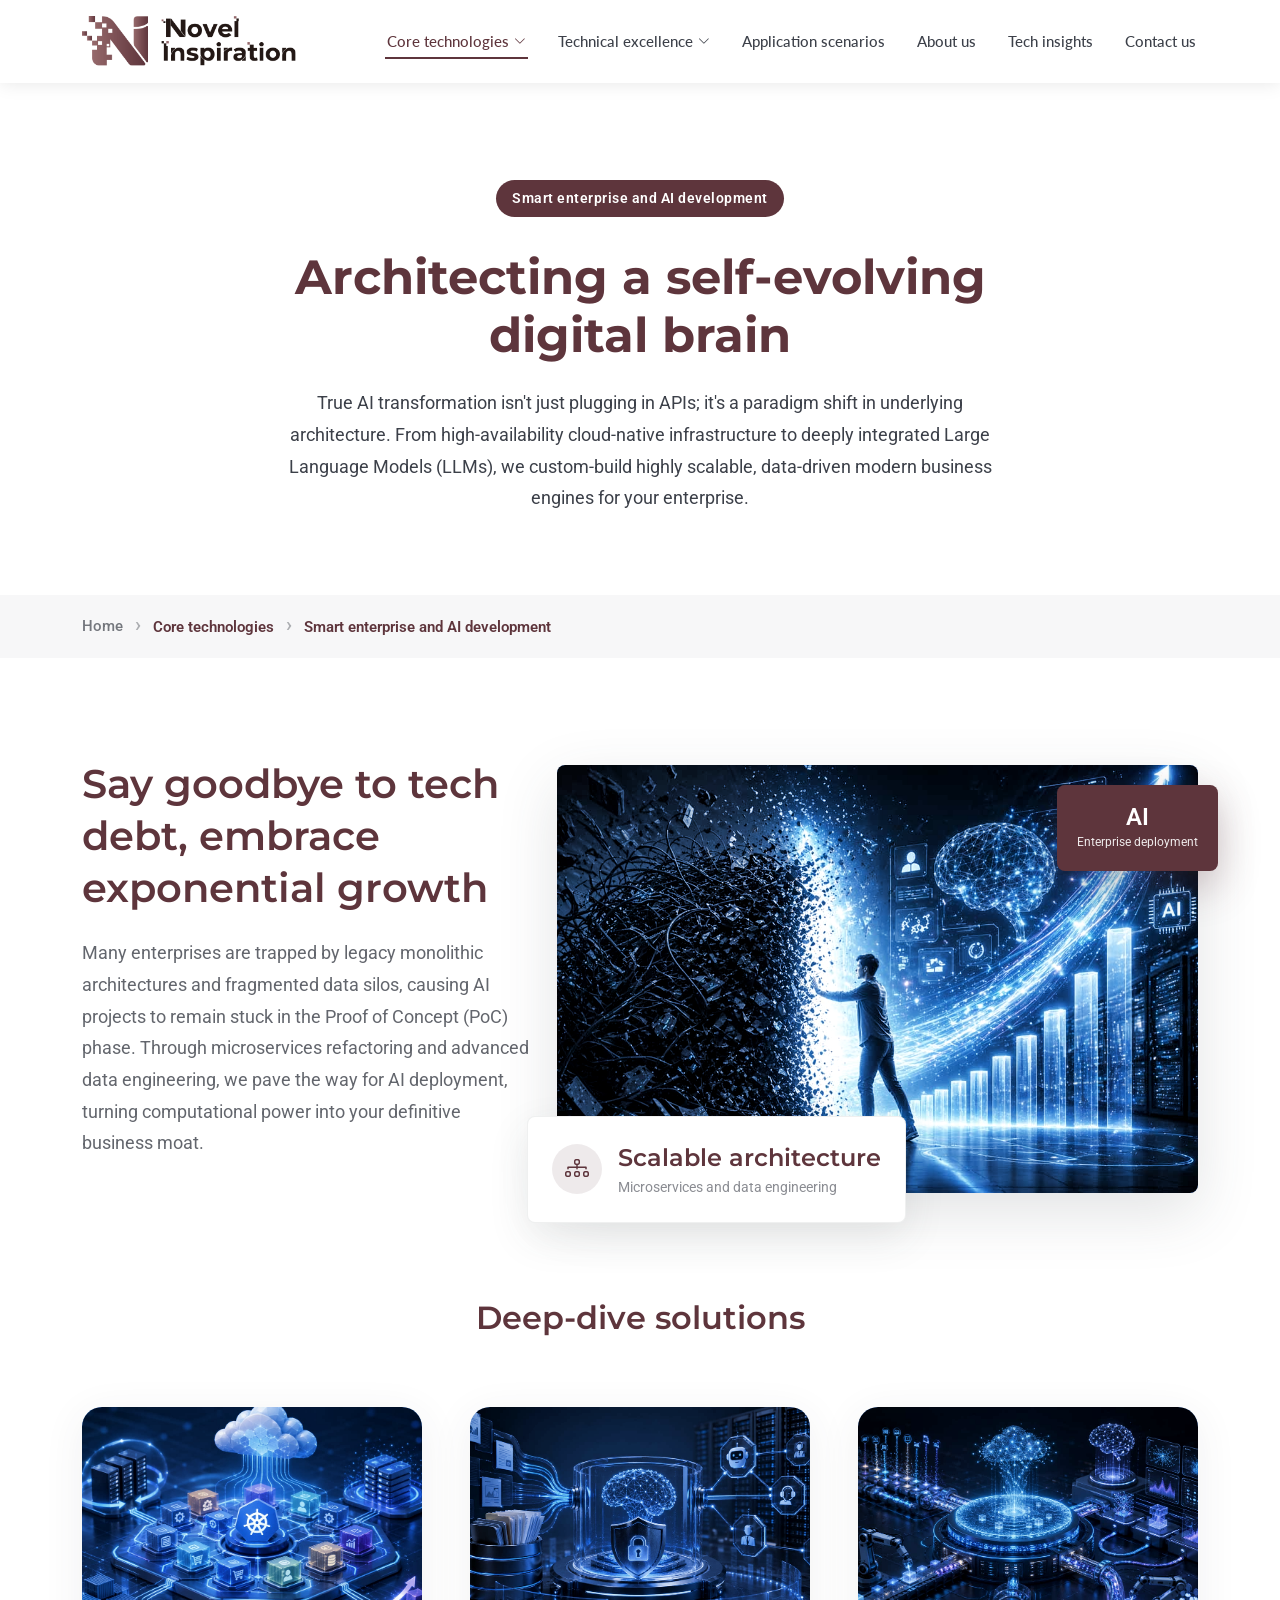
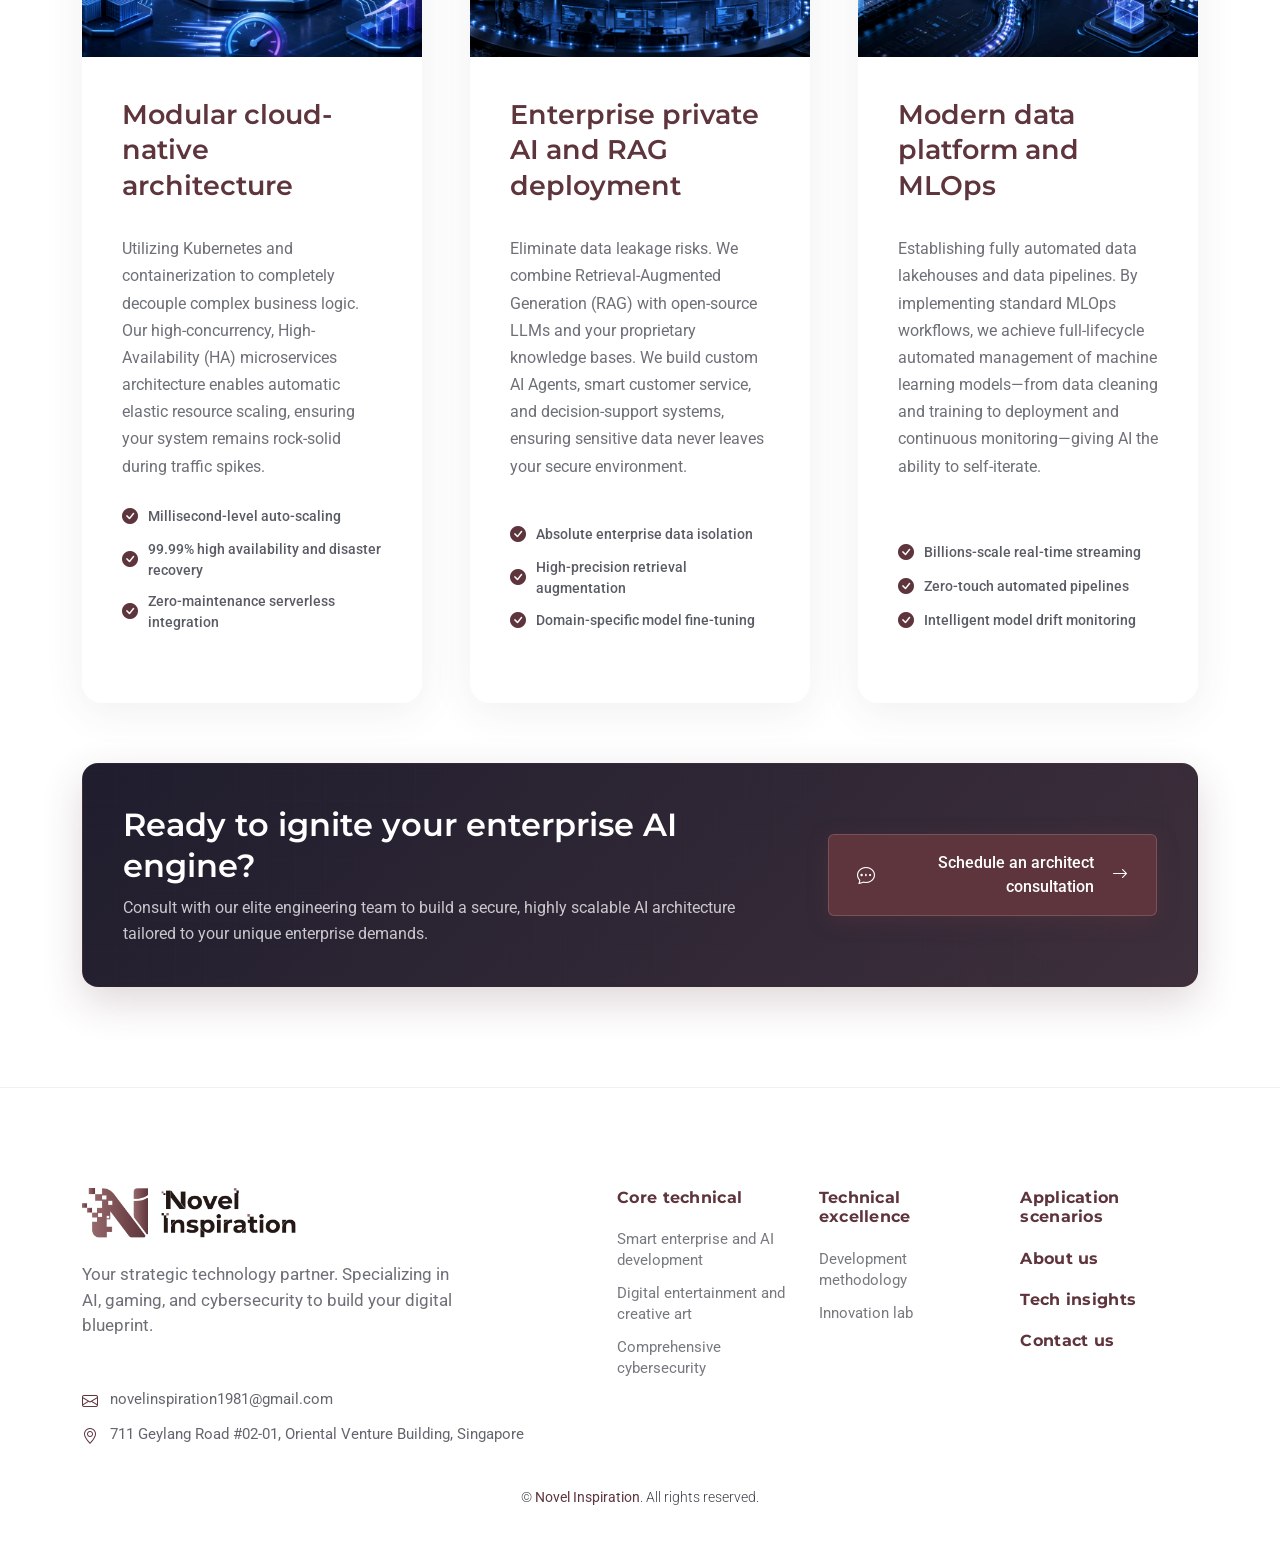
<file: technical_services_ai.html>
<!DOCTYPE html>
<html lang="en">

<head>
  <meta charset="utf-8">
  <meta content="width=device-width, initial-scale=1.0" name="viewport">
  <title>Smart enterprise and AI development - Novel Inspiration</title>
  <meta name="description" content="">
  <meta name="keywords" content="">

  <!-- Favicons -->
  <link href="assets/img/health/favicon.png" rel="icon">

  <!-- Fonts -->
  <link href="https://fonts.googleapis.com" rel="preconnect">
  <link href="https://fonts.gstatic.com" rel="preconnect" crossorigin>
  <link
    href="https://fonts.googleapis.com/css2?family=Roboto:ital,wght@0,100;0,300;0,400;0,500;0,700;0,900;1,100;1,300;1,400;1,500;1,700;1,900&family=Montserrat:ital,wght@0,100;0,200;0,300;0,400;0,500;0,600;0,700;0,800;0,900;1,100;1,200;1,300;1,400;1,500;1,600;1,700;1,800;1,900&family=Lato:ital,wght@0,100;0,300;0,400;0,700;0,900;1,100;1,300;1,400;1,700;1,900&display=swap"
    rel="stylesheet">

  <!-- Vendor CSS Files -->
  <link href="assets/vendor/bootstrap/css/bootstrap.min.css" rel="stylesheet">
  <link href="assets/vendor/bootstrap-icons/bootstrap-icons.css" rel="stylesheet">
  <link href="assets/vendor/aos/aos.css" rel="stylesheet">
  <link href="assets/vendor/glightbox/css/glightbox.min.css" rel="stylesheet">
  <link href="assets/vendor/fontawesome-free/css/all.min.css" rel="stylesheet">
  <link href="assets/vendor/swiper/swiper-bundle.min.css" rel="stylesheet">

  <!-- Main CSS File -->
  <link href="assets/css/main.css" rel="stylesheet">
  <style>
    .unified-visual {
      position: relative;
    }
    .unified-visual::after {
      content: '';
      position: absolute;
      inset: 0;
      background-color: var(--bs-primary, #0d6efd);
      opacity: 0.3;
      mix-blend-mode: color;
      pointer-events: none;
      transition: opacity 0.4s ease;
    }
    .unified-visual:hover::after {
      opacity: 0;
    }
    .unified-visual img {
      filter: grayscale(25%) contrast(1.05);
      transition: filter 0.4s ease;
    }
    .unified-visual:hover img {
      filter: grayscale(0%) contrast(1);
    }
  </style>
</head>

<body class="services-page">

  <header id="header" class="header fixed-top">

    <div class="branding d-flex align-items-cente">

      <div class="container position-relative d-flex align-items-center justify-content-between">
        <a href="index.html" class="logo d-flex align-items-center">
          <img src="assets/img/health/logo.png" alt="Novel Inspiration">
        </a>

        <nav id="navmenu" class="navmenu">
          <ul>
            <li class="dropdown"><a><span>Core technologies</span> <i class="bi bi-chevron-down toggle-dropdown"></i></a>
            <ul>
              <li><a href="technical_services_ai.html">Smart enterprise and AI development</a></li>
              <li><a href="technical_services_digital.html">Digital entertainment and creative arts</a></li>
              <li><a href="technical_services_cybersecurity.html">Comprehensive cybersecurity</a></li>
            </ul>
            </li>

            <li class="dropdown"><a href="#"><span>Technical excellence</span> <i class="bi bi-chevron-down toggle-dropdown"></i></a>
            <ul>
              <li><a href="tech_develop.html">Development methodology</a></li>
              <li><a href="Innovation_lab.html">Innovation lab</a></li>
            </ul>
            </li>

            <li><a href="application_scenarios.html">Application scenarios</a></li>
            <li><a href="about.html">About us</a></li>
            <li><a href="tech_insights.html">Tech insights</a></li>
            <li><a href="contact.html">Contact us</a></li>
          </ul>
          <i class="mobile-nav-toggle d-xl-none bi bi-list"></i>
        </nav>

      </div>

    </div>

  </header>

  <main class="main">

    <!-- Page Title -->
    <div class="page-title">
      <div class="heading">
        <div class="container">
          <div class="row d-flex justify-content-center text-center">
            <div class="col-lg-8">

               <div class="service-header">
              <div class="service-category">
                <span>Smart enterprise and AI development</span>
              </div>
            </div>
              <h1 class="heading-title">Architecting a self-evolving digital brain</h1>
             
              <p class="mb-0">True AI transformation isn't just plugging in APIs; it's a paradigm shift in underlying architecture. From high-availability cloud-native infrastructure to deeply integrated Large Language Models (LLMs), we custom-build highly scalable, data-driven modern business engines for your enterprise.
              </p>
            </div>
          </div>
        </div>
      </div>
     <nav class="breadcrumbs">
        <div class="container">
          <ol>
            <li><a href="index.html">Home</a></li>
            <li class="current">Core technologies</li>
            <li class="current">Smart enterprise and AI development</li>
          </ol>
        </div>
      </nav>
    </div><!-- End Page Title -->

    <!-- Services Section -->
    <section id="home-about" class="home-about section">

      <div class="container" data-aos="fade-up" data-aos-delay="100">

        <div class="row align-items-center">
          <div class="col-lg-5 mb-5 mb-lg-0" data-aos="fade-right" data-aos-delay="200">
            <div class="about-content">
              <h2 class="section-heading">Say goodbye to tech debt, embrace exponential growth</h2>
              <p class="department-description">Many enterprises are trapped by legacy monolithic architectures and fragmented data silos, causing AI projects to remain stuck in the Proof of Concept (PoC) phase. Through microservices refactoring and advanced data engineering, we pave the way for AI deployment, turning computational power into your definitive business moat.</p>
            </div>
          </div>

          <div class="col-lg-7" data-aos="fade-left" data-aos-delay="300">
            <div class="about-visual">
              <div class="main-image unified-visual">
                <img src="assets/img/health/smart-ai.jpg" alt="Tech Innovation Center" class="img-fluid">
              </div>
              <div class="floating-card">
                <div class="card-content">
                  <div class="icon">
                    <i class="bi bi-diagram-3"></i>
                  </div>
                  <div class="card-text">
                    <h4>Scalable architecture</h4>
                    <p>Microservices and data engineering</p>
                  </div>
                </div>
              </div>
              <div class="experience-badge">
                <div class="badge-content">
                  <span class="years">AI</span>
                  <span class="text">Enterprise deployment</span>
                </div>
              </div>
            </div>
          </div>
        </div>

      </div>

      <div class="container featured-departments" data-aos="fade-up" data-aos-delay="100">

        <div class="values-section mb-5" data-aos="fade-up" data-aos-delay="300">
          <div class="row">
            <div class="col-lg-12 text-center" style="margin-top: 100px;">
              <h3>Deep-dive solutions</h3>
            </div>
          </div>
        </div>

        <div class="row g-5">

          <div class="col-lg-4" data-aos="zoom-in" data-aos-delay="100">
            <div class="specialty-card">
              <div class="specialty-visual unified-visual">
                <img src="assets/img/health/smart-ai-1.jpg" alt="AI Development" class="img-fluid">                
              </div>
              <div class="specialty-content">
                
                <h2 style="font-size: 1.7rem;">Modular cloud-native architecture</h2>
                <p>Utilizing Kubernetes and containerization to completely decouple complex business logic. Our high-concurrency, High-Availability (HA) microservices architecture enables automatic elastic resource scaling, ensuring your system remains rock-solid during traffic spikes.</p>
                <div class="specialty-features">
                  <span><i class="bi bi-check-circle-fill"></i>Millisecond-level auto-scaling</span>
                  <span><i class="bi bi-check-circle-fill"></i>99.99% high availability and disaster recovery</span>
                  <span><i class="bi bi-check-circle-fill"></i>Zero-maintenance serverless integration</span>
                </div>               
              </div>
              
            </div>
          </div><!-- End Specialty Card -->

          <div class="col-lg-4" data-aos="zoom-in" data-aos-delay="200">
            <div class="specialty-card">
              <div class="specialty-visual unified-visual">
                <img src="assets/img/health/smart-ai-2.jpg" alt="Digital Entertainment" class="img-fluid">               
              </div>
              <div class="specialty-content">               
                <h2 style="font-size: 1.7rem;">Enterprise private AI and RAG deployment</h2>
                <p>Eliminate data leakage risks. We combine Retrieval-Augmented Generation (RAG) with open-source LLMs and your proprietary knowledge bases. We build custom AI Agents, smart customer service, and decision-support systems, ensuring sensitive data never leaves your secure environment.</p>
                <div class="specialty-features">
                  <span><i class="bi bi-check-circle-fill"></i>Absolute enterprise data isolation</span>
                  <span><i class="bi bi-check-circle-fill"></i>High-precision retrieval augmentation</span>
                  <span><i class="bi bi-check-circle-fill"></i>Domain-specific model fine-tuning</span>
                </div>                
              </div>              
            </div>
          </div><!-- End Specialty Card -->


          <div class="col-lg-4" data-aos="zoom-in" data-aos-delay="100">
            <div class="specialty-card">              
                <div class="specialty-visual unified-visual">
                <img src="assets/img/health/smart-ai-3.jpg" alt="AI Development" class="img-fluid">
              </div>
              
              <div class="specialty-content">  
                <h2 style="font-size: 1.7rem;">Modern data platform and MLOps</h2>
                <p>Establishing fully automated data lakehouses and data pipelines. By implementing standard MLOps workflows, we achieve full-lifecycle automated management of machine learning models—from data cleaning and training to deployment and continuous monitoring—giving AI the ability to self-iterate.</p>
                <div class="specialty-features">
                  <span><i class="bi bi-check-circle-fill"></i>Billions-scale real-time streaming</span>
                  <span><i class="bi bi-check-circle-fill"></i>Zero-touch automated pipelines</span>
                  <span><i class="bi bi-check-circle-fill"></i>Intelligent model drift monitoring</span>
                </div>
               
              </div>
              
            </div>
          </div><!-- End Specialty Card -->
        </div>

        <div class="emergency-banner unified-cta-banner" data-aos="fade-up" data-aos-delay="400">
          <div class="watermark-icon"><i class="bi bi-cpu"></i></div>
          <div class="row align-items-center position-relative z-2">
            <div class="col-lg-8">
              <div class="emergency-content pe-lg-4">
                <h3 class="mb-2">Ready to ignite your enterprise AI engine?</h3>
                <p class="mb-0">Consult with our elite engineering team to build a secure, highly scalable AI architecture tailored to your unique enterprise demands.</p>
              </div>
            </div>
            <div class="col-lg-4 text-lg-end">
              <a href="contact.html" class="emergency-btn">
                <i class="bi bi-chat-dots"></i>Schedule an architect consultation<i class="bi bi-arrow-right ms-2 fs-6"></i>
              </a>
            </div>
          </div>
        </div>

      </div>

    </section><!-- /Featured Departments Section -->


  </main>

  <footer id="footer" class="footer-16 footer position-relative">

    <div class="container">

      <div class="footer-main">
        <div class="row align-items-start">

          <div class="col-lg-5">
            <div class="brand-section">
              <a class="logo d-flex align-items-center mb-4">
                <img src="assets/img/health/logo.png" alt="Novel Inspiration">
              </a>
              <p class="brand-description">Your strategic technology partner. Specializing in AI, gaming, and cybersecurity to build your digital blueprint.</p>

              <div class="contact-info mt-5">
                 <div class="contact-item">
                  <i class="bi bi-envelope"></i>
                  <span>novelinspiration1981@gmail.com</span>
                </div>
                <div class="contact-item">
                  <i class="bi bi-geo-alt"></i>
                  <span>711 Geylang Road #02-01, Oriental Venture Building, Singapore</span>
                </div>
              </div>
            </div>
          </div>

          <div class="col-lg-7">
            <div class="footer-nav-wrapper">
              <div class="row">

                <div class="col-6 col-lg-4">
                  <div class="nav-column">
                    <h6><strong>Core technical</strong></h6>
                    <nav class="footer-nav">
                      <a href="#"><strong>Smart enterprise and AI development</strong></a>
                      <a href="technical_services_digital.html"><strong>Digital entertainment and creative art</strong></a>
                      <a href="technical_services_cybersecurity.html"><strong>Comprehensive cybersecurity</strong></a>
                    </nav>
                  </div>
                </div>

                <div class="col-6 col-lg-4">
                  <div class="nav-column">
                    <h6><strong>Technical excellence</strong></h6>
                    <nav class="footer-nav">
                      <a href="tech_develop.html"><strong>Development methodology</strong></a>
                      <a href="Innovation_lab.html"><strong>Innovation lab</strong></a>                      
                    </nav>
                  </div>
                </div>

                <div class="col-6 col-lg-4">
                  <div class="nav-column">
                    <a href="application_scenarios.html"><h6><strong>Application scenarios</strong></h6></a>
                    <a href="about.html"><h6><strong>About us</strong></h6></a>
                    <a href="tech_insights.html"><h6><strong>Tech insights</strong></h6></a>
                    <a href="contact.html"><h6><strong>Contact us</strong></h6></a>  
                  </div>
                </div>
              </div>
            </div>
          </div>

        </div>

    <div class="footer-bottom">
      <div class="container">
        <div class="bottom-content">
          <div class="row align-items-center">

            <div class="col-lg-12 text-center">
              <div class="copyright">
                <p>© <span class="sitename">Novel Inspiration</span>. All rights reserved.</p>
              </div>
            </div>
          </div>
        </div>
      </div>
    </div>

      </div>

    </div>



  </footer>

  <!-- Scroll Top -->
  <a href="#!" id="scroll-top" class="scroll-top d-flex align-items-center justify-content-center"><i
      class="bi bi-arrow-up-short"></i></a>

  <!-- Preloader -->
  <div id="preloader"></div>

  <!-- Vendor JS Files -->
  <script src="assets/vendor/bootstrap/js/bootstrap.bundle.min.js"></script>
  <script src="assets/vendor/php-email-form/validate.js"></script>
  <script src="assets/vendor/aos/aos.js"></script>
  <script src="assets/vendor/glightbox/js/glightbox.min.js"></script>
  <script src="assets/vendor/purecounter/purecounter_vanilla.js"></script>
  <script src="assets/vendor/swiper/swiper-bundle.min.js"></script>

  <!-- Main JS File -->
  <script src="assets/js/main.js"></script>

</body>

</html>
</file>
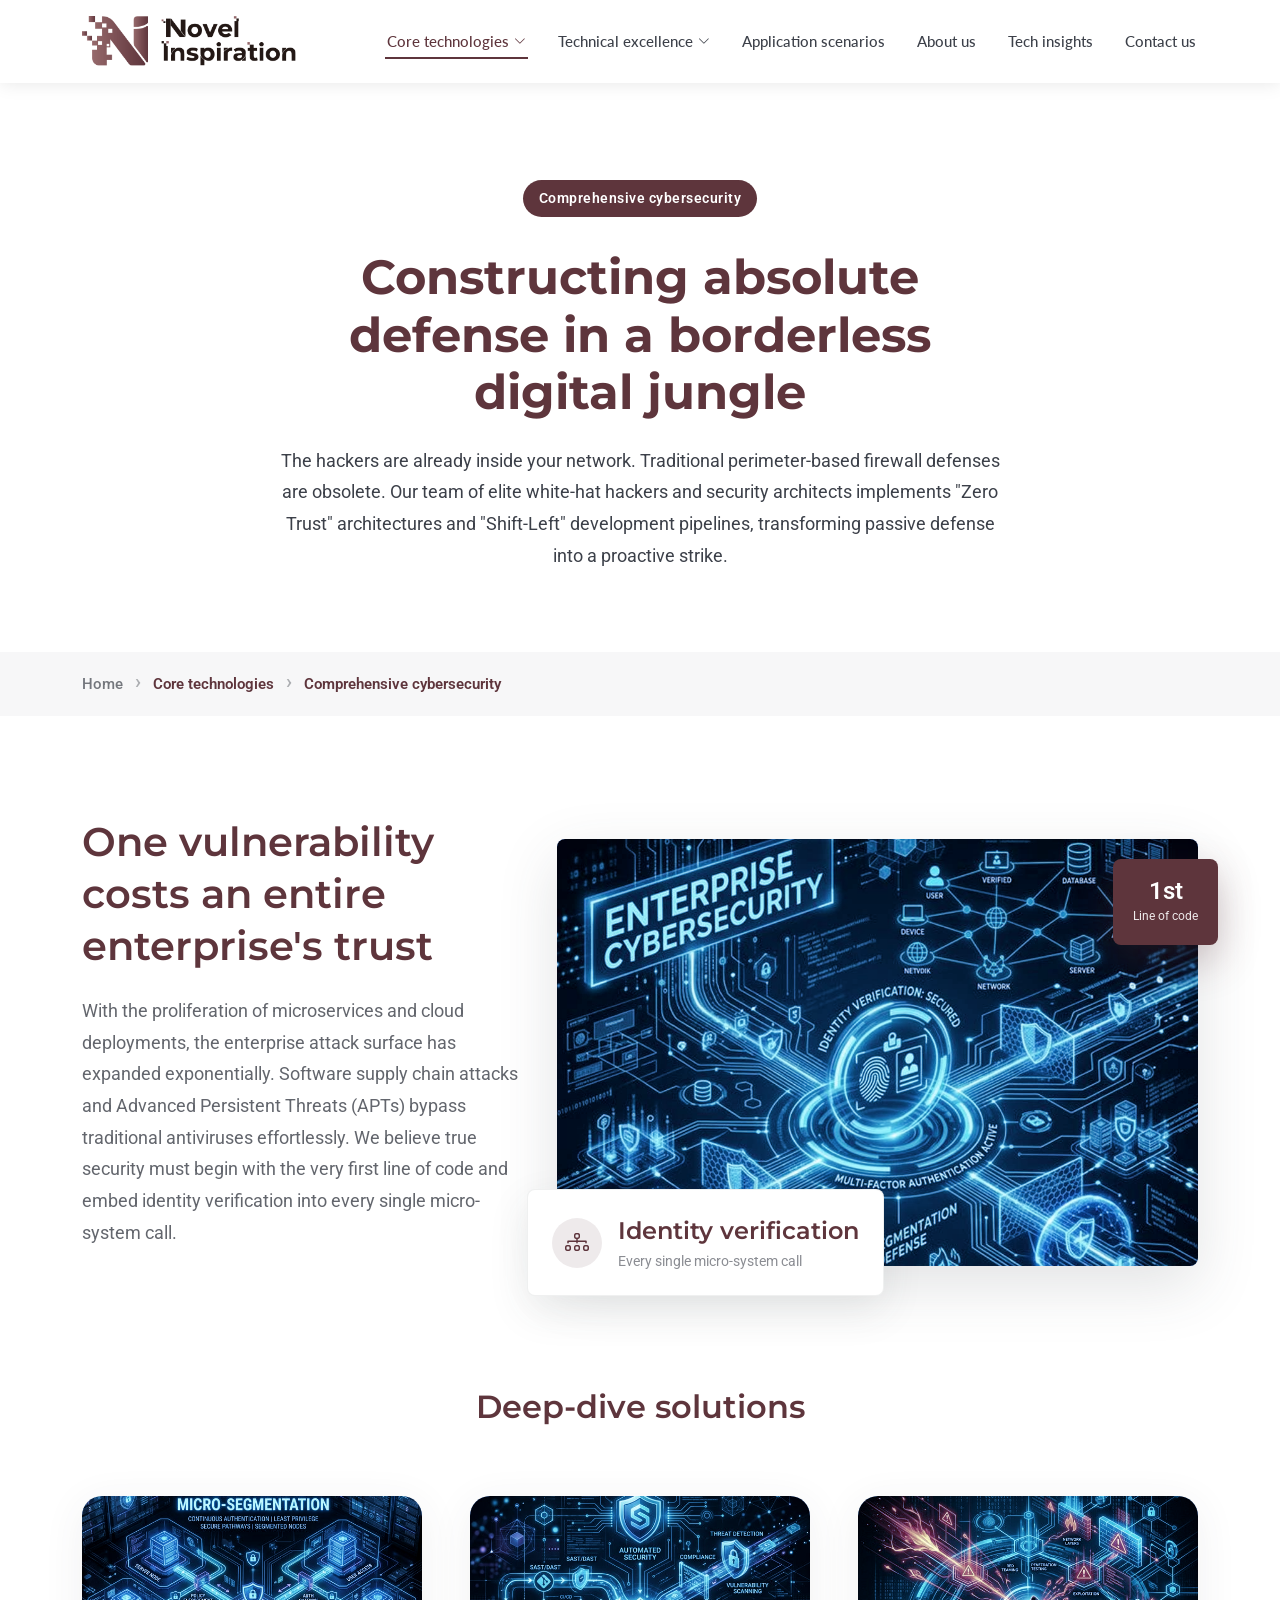
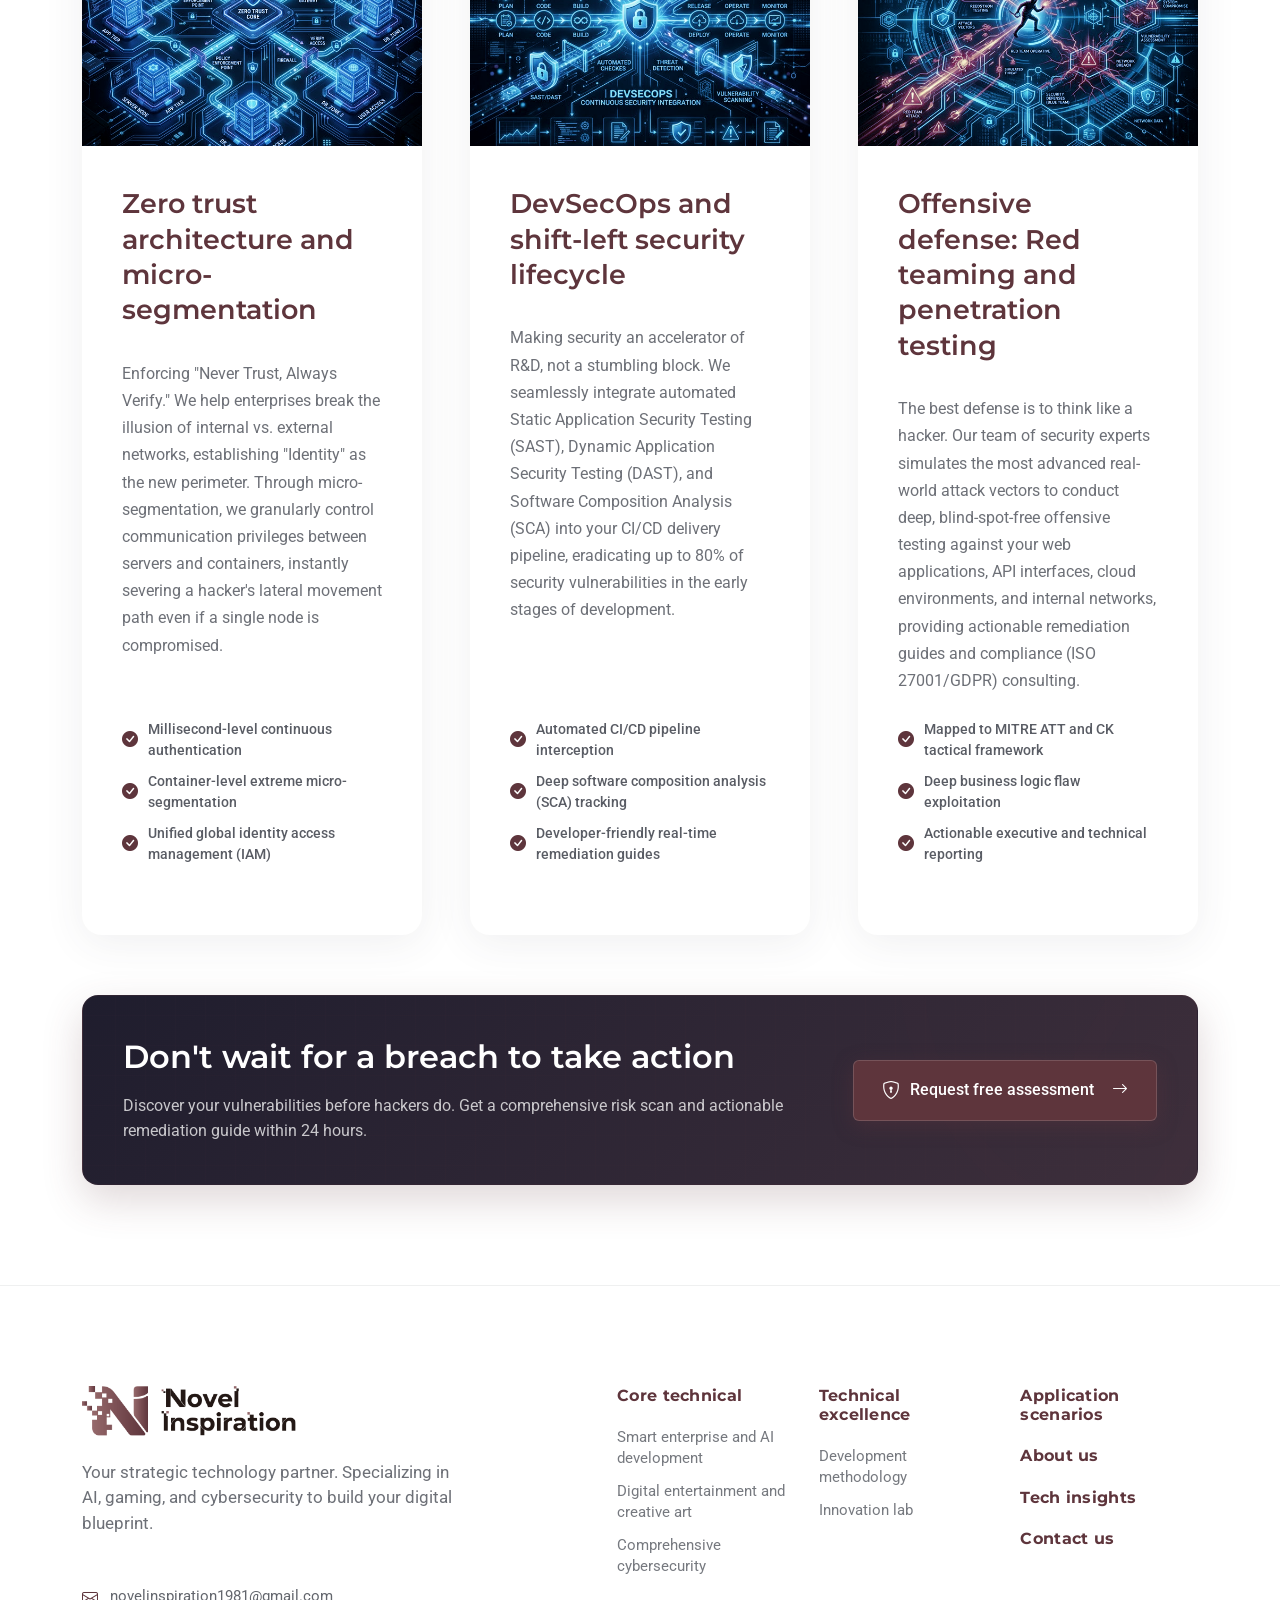
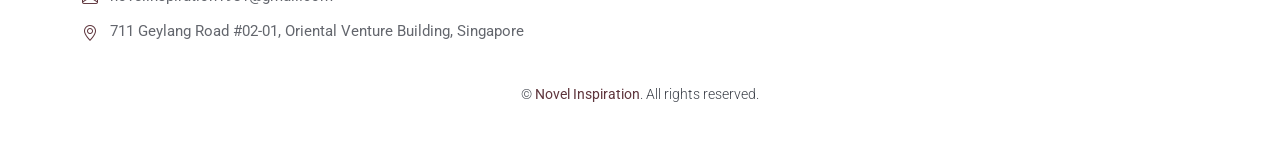
<file: technical_services_cybersecurity.html>
<!DOCTYPE html>
<html lang="en">

<head>
  <meta charset="utf-8">
  <meta content="width=device-width, initial-scale=1.0" name="viewport">
  <title>Comprehensive cybersecurity - Novel Inspiration</title>
  <meta name="description" content="">
  <meta name="keywords" content="">

  <!-- Favicons -->
  <link href="assets/img/health/favicon.png" rel="icon">

  <!-- Fonts -->
  <link href="https://fonts.googleapis.com" rel="preconnect">
  <link href="https://fonts.gstatic.com" rel="preconnect" crossorigin>
  <link
    href="https://fonts.googleapis.com/css2?family=Roboto:ital,wght@0,100;0,300;0,400;0,500;0,700;0,900;1,100;1,300;1,400;1,500;1,700;1,900&family=Montserrat:ital,wght@0,100;0,200;0,300;0,400;0,500;0,600;0,700;0,800;0,900;1,100;1,200;1,300;1,400;1,500;1,600;1,700;1,800;1,900&family=Lato:ital,wght@0,100;0,300;0,400;0,700;0,900;1,100;1,300;1,400;1,700;1,900&display=swap"
    rel="stylesheet">

  <!-- Vendor CSS Files -->
  <link href="assets/vendor/bootstrap/css/bootstrap.min.css" rel="stylesheet">
  <link href="assets/vendor/bootstrap-icons/bootstrap-icons.css" rel="stylesheet">
  <link href="assets/vendor/aos/aos.css" rel="stylesheet">
  <link href="assets/vendor/glightbox/css/glightbox.min.css" rel="stylesheet">
  <link href="assets/vendor/fontawesome-free/css/all.min.css" rel="stylesheet">
  <link href="assets/vendor/swiper/swiper-bundle.min.css" rel="stylesheet">

  <!-- Main CSS File -->
  <link href="assets/css/main.css" rel="stylesheet">
  <style>
    .unified-visual {
      position: relative;
    }
    .unified-visual::after {
      content: '';
      position: absolute;
      inset: 0;
      background-color: var(--bs-primary, #0d6efd);
      opacity: 0.3;
      mix-blend-mode: color;
      pointer-events: none;
      transition: opacity 0.4s ease;
    }
    .unified-visual:hover::after {
      opacity: 0;
    }
    .unified-visual img {
      filter: grayscale(25%) contrast(1.05);
      transition: filter 0.4s ease;
    }
    .unified-visual:hover img {
      filter: grayscale(0%) contrast(1);
    }
  </style>
</head>

<body class="services-page">

  <header id="header" class="header fixed-top">

    <div class="branding d-flex align-items-cente">

      <div class="container position-relative d-flex align-items-center justify-content-between">
        <a href="index.html" class="logo d-flex align-items-center">
          <img src="assets/img/health/logo.png" alt="Novel Inspiration">
        </a>

        <nav id="navmenu" class="navmenu">
          <ul>
            <li class="dropdown"><a><span>Core technologies</span> <i class="bi bi-chevron-down toggle-dropdown"></i></a>
            <ul>
              <li><a href="technical_services_ai.html">Smart enterprise and AI development</a></li>
              <li><a href="technical_services_digital.html">Digital entertainment and creative arts</a></li>
              <li><a href="technical_services_cybersecurity.html">Comprehensive cybersecurity</a></li>
            </ul>
            </li>

            <li class="dropdown"><a><span>Technical excellence</span> <i class="bi bi-chevron-down toggle-dropdown"></i></a>
            <ul>
              <li><a href="tech_develop.html">Development methodology</a></li>
              <li><a href="Innovation_lab.html">Innovation lab</a></li>
            </ul>
            </li>

            <li><a href="application_scenarios.html">Application scenarios</a></li>
            <li><a href="about.html">About us</a></li>
            <li><a href="tech_insights.html">Tech insights</a></li>
            <li><a href="contact.html">Contact us</a></li>
          </ul>
          <i class="mobile-nav-toggle d-xl-none bi bi-list"></i>
        </nav>

      </div>

    </div>

  </header>

  <main class="main">

    <!-- Page Title -->
    <div class="page-title">
      <div class="heading">
        <div class="container">
          <div class="row d-flex justify-content-center text-center">
            <div class="col-lg-8">

              <div class="service-header">
              <div class="service-category">
                <span>Comprehensive cybersecurity</span>
              </div>
            </div>
              <h1 class="heading-title">Constructing absolute defense in a borderless digital jungle</h1>
             
              <p class="mb-0">The hackers are already inside your network. Traditional perimeter-based firewall defenses are obsolete. Our team of elite white-hat hackers and security architects implements "Zero Trust" architectures and "Shift-Left" development pipelines, transforming passive defense into a proactive strike.
              </p>
            </div>
          </div>
        </div>
      </div>
     <nav class="breadcrumbs">
        <div class="container">
          <ol>
            <li><a href="index.html">Home</a></li>
            <li class="current">Core technologies</li>
            <li class="current">Comprehensive cybersecurity</li>
          </ol>
        </div>
      </nav>
    </div><!-- End Page Title -->

    <!-- Services Section -->
    <section id="home-about" class="home-about section">

      <div class="container" data-aos="fade-up" data-aos-delay="100">

        <div class="row align-items-center">
          <div class="col-lg-5 mb-5 mb-lg-0" data-aos="fade-right" data-aos-delay="200">
            <div class="about-content">
              <h2 class="section-heading">One vulnerability costs an entire enterprise's trust</h2>
              <p class="department-description">With the proliferation of microservices and cloud deployments, the enterprise attack surface has expanded exponentially. Software supply chain attacks and Advanced Persistent Threats (APTs) bypass traditional antiviruses effortlessly. We believe true security must begin with the very first line of code and embed identity verification into every single micro-system call.</p>
            </div>
          </div>

          <div class="col-lg-7" data-aos="fade-left" data-aos-delay="300">
            <div class="about-visual">
              <div class="main-image unified-visual">
                <img src="assets/img/health/smart-cybersecurity.jpg" alt="Tech Innovation Center" class="img-fluid">
              </div>
              <div class="floating-card">
                <div class="card-content">
                  <div class="icon">
                    <i class="bi bi-diagram-3"></i>
                  </div>
                  <div class="card-text">
                    <h4>Identity verification</h4>
                    <p>Every single micro-system call</p>
                  </div>
                </div>
              </div>
              <div class="experience-badge">
                <div class="badge-content">
                  <span class="years">1st</span>
                  <span class="text">Line of code</span>
                </div>
              </div>
            </div>
          </div>
        </div>

      </div>

      <div class="container featured-departments" data-aos="fade-up" data-aos-delay="100">

        <div class="values-section mb-5" data-aos="fade-up" data-aos-delay="300">
          <div class="row">
            <div class="col-lg-12 text-center" style="margin-top: 100px;">
              <h3>Deep-dive solutions</h3>
            </div>
          </div>
        </div>

        <div class="row g-5">

          <div class="col-lg-4" data-aos="zoom-in" data-aos-delay="100">
            <div class="specialty-card">
              <div class="specialty-visual unified-visual">
                <img src="assets/img/health/cybersecurity-1.jpg" alt="AI Development" class="img-fluid">                
              </div>
              <div class="specialty-content">
              
                <h2 style="font-size: 1.7rem;">Zero trust architecture and micro-segmentation</h2>
                <p>Enforcing "Never Trust, Always Verify." We help enterprises break the illusion of internal vs. external networks, establishing "Identity" as the new perimeter. Through micro-segmentation, we granularly control communication privileges between servers and containers, instantly severing a hacker's lateral movement path even if a single node is compromised.</p>
                <div class="specialty-features">
                  <span><i class="bi bi-check-circle-fill"></i>Millisecond-level continuous authentication</span>
                  <span><i class="bi bi-check-circle-fill"></i>Container-level extreme micro-segmentation</span>
                  <span><i class="bi bi-check-circle-fill"></i>Unified global identity access management (IAM)</span>
                </div>
               
              </div>
              
            </div>
          </div><!-- End Specialty Card -->

          <div class="col-lg-4" data-aos="zoom-in" data-aos-delay="200">
            <div class="specialty-card">
              <div class="specialty-visual unified-visual">
                <img src="assets/img/health/cybersecurity-2.jpg" alt="Digital Entertainment" class="img-fluid">
                
              </div>
              <div class="specialty-content">
               
                <h2 style="font-size: 1.7rem;">DevSecOps and shift-left security lifecycle</h2>
                <p>Making security an accelerator of R&D, not a stumbling block. We seamlessly integrate automated Static Application Security Testing (SAST), Dynamic Application Security Testing (DAST), and Software Composition Analysis (SCA) into your CI/CD delivery pipeline, eradicating up to 80% of security vulnerabilities in the early stages of development.</p>
                <div class="specialty-features">
                  <span><i class="bi bi-check-circle-fill"></i>Automated CI/CD pipeline interception</span>
                  <span><i class="bi bi-check-circle-fill"></i>Deep software composition analysis (SCA) tracking</span>
                  <span><i class="bi bi-check-circle-fill"></i>Developer-friendly real-time remediation guides</span>
                </div>
               
              </div>              
            </div>
          </div><!-- End Specialty Card -->


          <div class="col-lg-4" data-aos="zoom-in" data-aos-delay="100">
            <div class="specialty-card">              
                <div class="specialty-visual unified-visual">
                <img src="assets/img/health/cybersecurity-3.jpg" alt="AI Development" class="img-fluid">
              </div>
              
              <div class="specialty-content">  
                <h2 style="font-size: 1.7rem;">Offensive defense: Red teaming and penetration testing</h2>
                <p>The best defense is to think like a hacker. Our team of security experts simulates the most advanced real-world attack vectors to conduct deep, blind-spot-free offensive testing against your web applications, API interfaces, cloud environments, and internal networks, providing actionable remediation guides and compliance (ISO 27001/GDPR) consulting.</p>
                <div class="specialty-features">
                  <span><i class="bi bi-check-circle-fill"></i>Mapped to MITRE ATT and CK tactical framework</span>
                  <span><i class="bi bi-check-circle-fill"></i>Deep business logic flaw exploitation</span>
                  <span><i class="bi bi-check-circle-fill"></i>Actionable executive and technical reporting</span>
                </div>
                
              </div>
              
            </div>
          </div><!-- End Specialty Card -->
        </div>

        <div class="emergency-banner unified-cta-banner" data-aos="fade-up" data-aos-delay="400">
          <div class="watermark-icon"><i class="bi bi-shield-check"></i></div>
          <div class="row align-items-center position-relative z-2">
            <div class="col-lg-8">
              <div class="emergency-content">
                <h3>Don't wait for a breach to take action</h3>
                <p>Discover your vulnerabilities before hackers do. Get a comprehensive risk scan and actionable remediation guide within 24 hours.</p>
              </div>
            </div>
            <div class="col-lg-4 text-lg-end">
              <a href="contact.html" class="emergency-btn">
                <i class="bi bi-shield-lock"></i>Request free assessment<i class="bi bi-arrow-right ms-2 fs-6"></i>
              </a>
            </div>
          </div>
        </div>

      </div>

    </section><!-- /Featured Departments Section -->


  </main>

  <footer id="footer" class="footer-16 footer position-relative">

    <div class="container">

      <div class="footer-main">
        <div class="row align-items-start">

          <div class="col-lg-5">
            <div class="brand-section">
              <a class="logo d-flex align-items-center mb-4">
                <img src="assets/img/health/logo.png" alt="Novel Inspiration">
              </a>
              <p class="brand-description">Your strategic technology partner. Specializing in AI, gaming, and cybersecurity to build your digital blueprint.</p>

              <div class="contact-info mt-5">
                 <div class="contact-item">
                  <i class="bi bi-envelope"></i>
                  <span>novelinspiration1981@gmail.com</span>
                </div>
                <div class="contact-item">
                  <i class="bi bi-geo-alt"></i>
                  <span>711 Geylang Road #02-01, Oriental Venture Building, Singapore</span>
                </div>
              </div>
            </div>
          </div>

          <div class="col-lg-7">
            <div class="footer-nav-wrapper">
              <div class="row">

                <div class="col-6 col-lg-4">
                  <div class="nav-column">
                    <h6><strong>Core technical</strong></h6>
                    <nav class="footer-nav">
                      <a href="technical_services_ai.html"><strong>Smart enterprise and AI development</strong></a>
                      <a href="technical_services_digital.html"><strong>Digital entertainment and creative art</strong></a>
                      <a href="#"><strong>Comprehensive cybersecurity</strong></a>
                    </nav>
                  </div>
                </div>

                <div class="col-6 col-lg-4">
                  <div class="nav-column">
                    <h6><strong>Technical excellence</strong></h6>
                    <nav class="footer-nav">
                      <a href="tech_develop.html"><strong>Development methodology</strong></a>
                      <a href="Innovation_lab.html"><strong>Innovation lab</strong></a>                      
                    </nav>
                  </div>
                </div>

                <div class="col-6 col-lg-4">
                  <div class="nav-column">
                    <a href="application_scenarios.html"><h6><strong>Application scenarios</strong></h6></a>
                    <a href="about.html"><h6><strong>About us</strong></h6></a>
                    <a href="tech_insights.html"><h6><strong>Tech insights</strong></h6></a>
                    <a href="contact.html"><h6><strong>Contact us</strong></h6></a>  
                  </div>
                </div>
              </div>
            </div>
          </div>

        </div>

    <div class="footer-bottom">
      <div class="container">
        <div class="bottom-content">
          <div class="row align-items-center">

            <div class="col-lg-12 text-center">
              <div class="copyright">
                <p>© <span class="sitename">Novel Inspiration</span>. All rights reserved.</p>
              </div>
            </div>
          </div>
        </div>
      </div>
    </div>

      </div>

    </div>



  </footer>

  <!-- Scroll Top -->
  <a href="#!" id="scroll-top" class="scroll-top d-flex align-items-center justify-content-center"><i
      class="bi bi-arrow-up-short"></i></a>

  <!-- Preloader -->
  <div id="preloader"></div>

  <!-- Vendor JS Files -->
  <script src="assets/vendor/bootstrap/js/bootstrap.bundle.min.js"></script>
  <script src="assets/vendor/php-email-form/validate.js"></script>
  <script src="assets/vendor/aos/aos.js"></script>
  <script src="assets/vendor/glightbox/js/glightbox.min.js"></script>
  <script src="assets/vendor/purecounter/purecounter_vanilla.js"></script>
  <script src="assets/vendor/swiper/swiper-bundle.min.js"></script>

  <!-- Main JS File -->
  <script src="assets/js/main.js"></script>

</body>

</html>
</file>
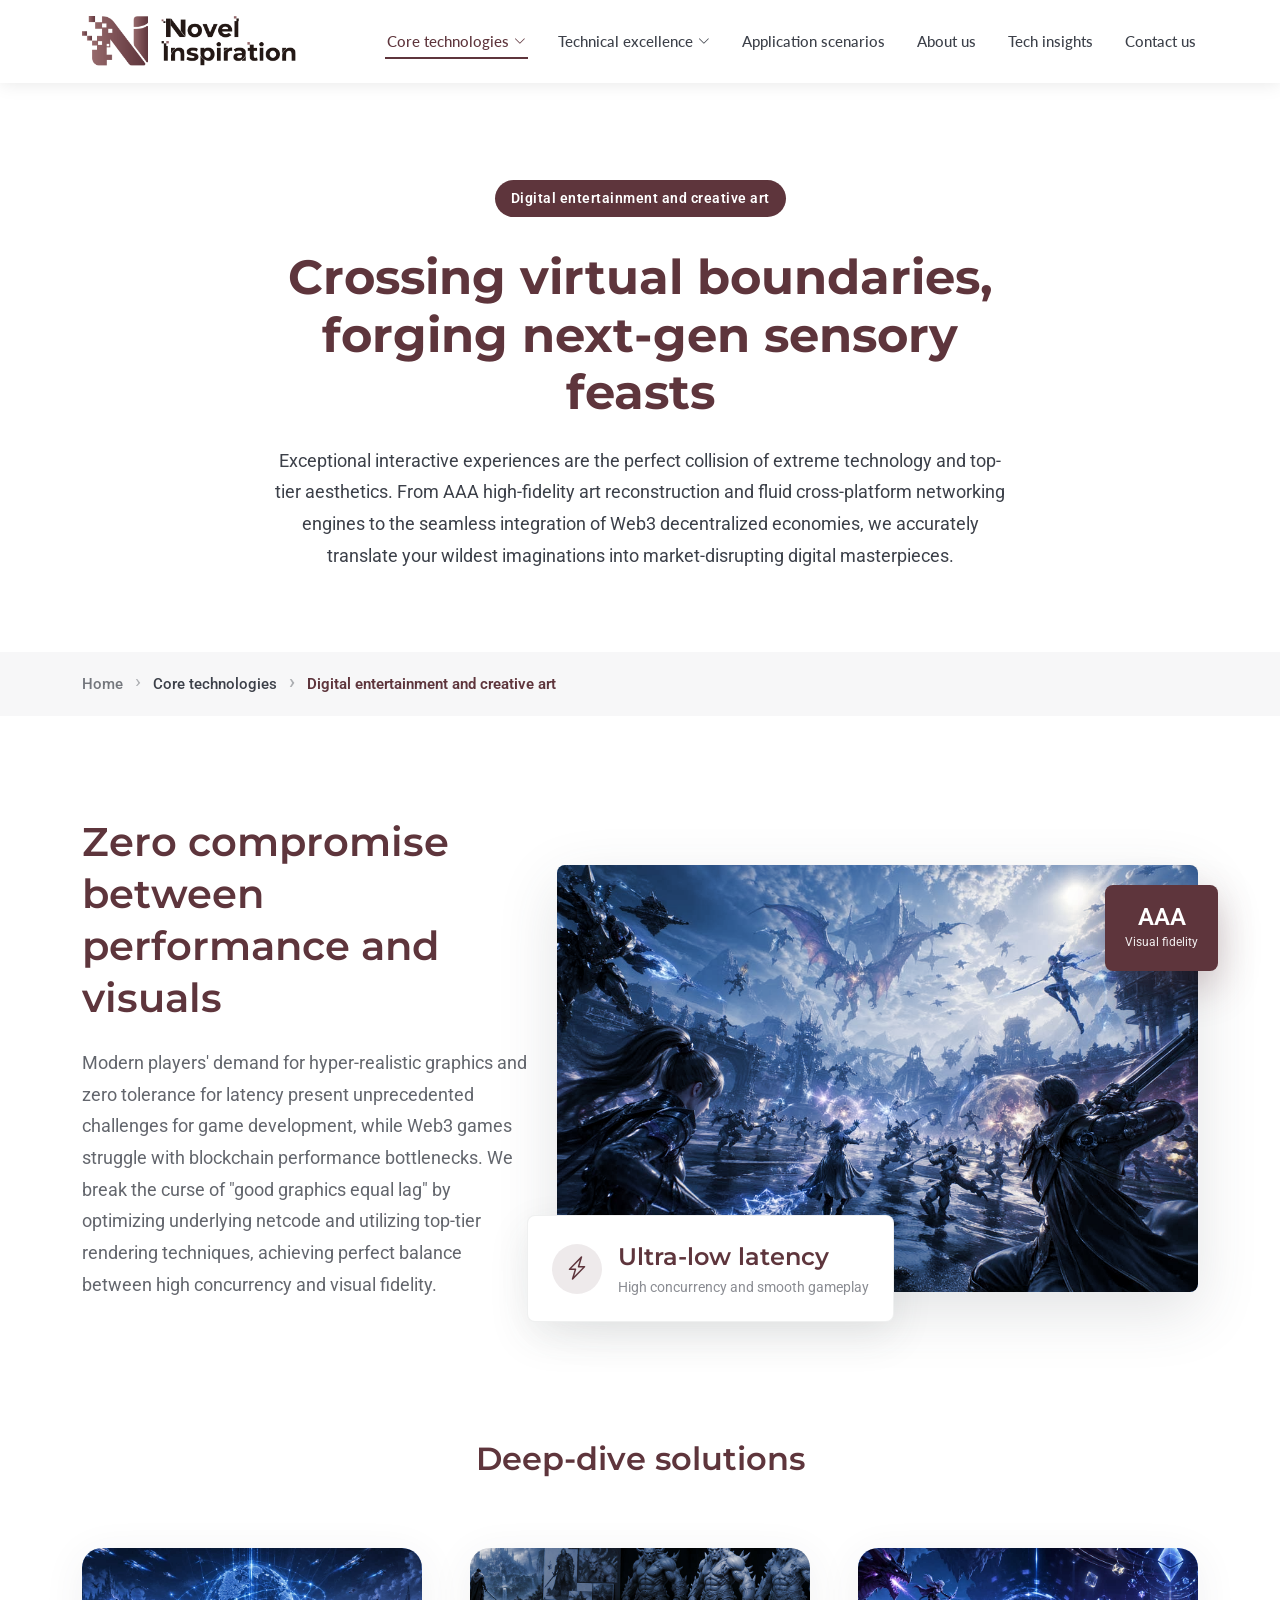
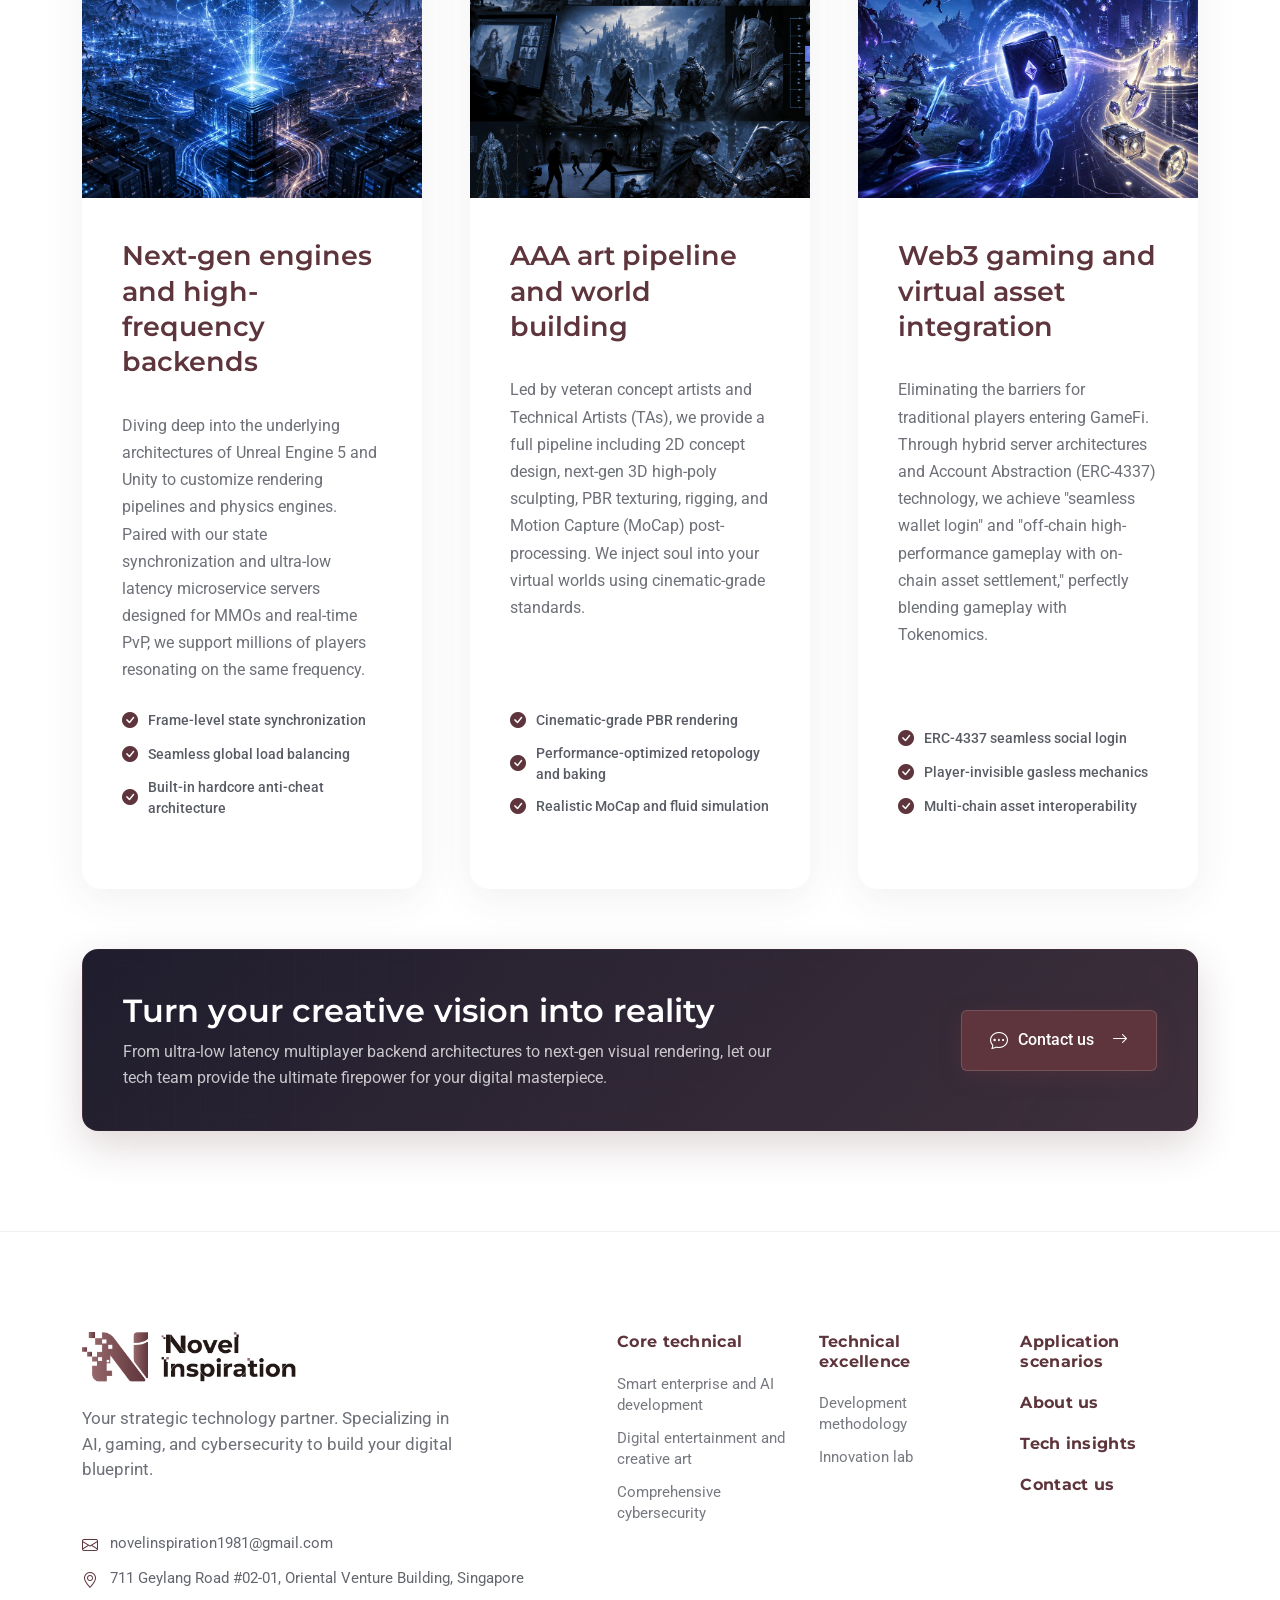
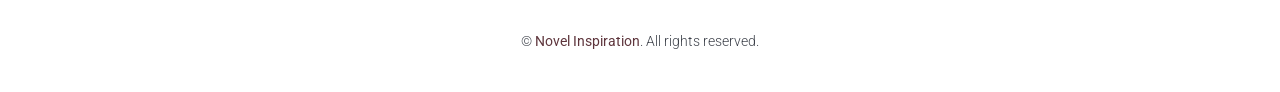
<file: technical_services_digital.html>
<!DOCTYPE html>
<html lang="en">

<head>
  <meta charset="utf-8">
  <meta content="width=device-width, initial-scale=1.0" name="viewport">
  <title>Digital entertainment and creative art - Novel Inspiration</title>
  <meta name="description" content="">
  <meta name="keywords" content="">

  <!-- Favicons -->
  <link href="assets/img/health/favicon.png" rel="icon">

  <!-- Fonts -->
  <link href="https://fonts.googleapis.com" rel="preconnect">
  <link href="https://fonts.gstatic.com" rel="preconnect" crossorigin>
  <link
    href="https://fonts.googleapis.com/css2?family=Roboto:ital,wght@0,100;0,300;0,400;0,500;0,700;0,900;1,100;1,300;1,400;1,500;1,700;1,900&family=Montserrat:ital,wght@0,100;0,200;0,300;0,400;0,500;0,600;0,700;0,800;0,900;1,100;1,200;1,300;1,400;1,500;1,600;1,700;1,800;1,900&family=Lato:ital,wght@0,100;0,300;0,400;0,700;0,900;1,100;1,300;1,400;1,700;1,900&display=swap"
    rel="stylesheet">

  <!-- Vendor CSS Files -->
  <link href="assets/vendor/bootstrap/css/bootstrap.min.css" rel="stylesheet">
  <link href="assets/vendor/bootstrap-icons/bootstrap-icons.css" rel="stylesheet">
  <link href="assets/vendor/aos/aos.css" rel="stylesheet">
  <link href="assets/vendor/glightbox/css/glightbox.min.css" rel="stylesheet">
  <link href="assets/vendor/fontawesome-free/css/all.min.css" rel="stylesheet">
  <link href="assets/vendor/swiper/swiper-bundle.min.css" rel="stylesheet">

  <!-- Main CSS File -->
  <link href="assets/css/main.css" rel="stylesheet">
  <style>
    .unified-visual {
      position: relative;
    }
    .unified-visual::after {
      content: '';
      position: absolute;
      inset: 0;
      background-color: var(--bs-primary, #0d6efd);
      opacity: 0.3;
      mix-blend-mode: color;
      pointer-events: none;
      transition: opacity 0.4s ease;
    }
    .unified-visual:hover::after {
      opacity: 0;
    }
    .unified-visual img {
      filter: grayscale(25%) contrast(1.05);
      transition: filter 0.4s ease;
    }
    .unified-visual:hover img {
      filter: grayscale(0%) contrast(1);
    }
  </style>
</head>

<body class="services-page">

  <header id="header" class="header fixed-top">

    <div class="branding d-flex align-items-cente">

      <div class="container position-relative d-flex align-items-center justify-content-between">
        <a href="index.html" class="logo d-flex align-items-center">
          <img src="assets/img/health/logo.png" alt="Novel Inspiration">
        </a>

        <nav id="navmenu" class="navmenu">
          <ul>
            <li class="dropdown"><a><span>Core technologies</span> <i class="bi bi-chevron-down toggle-dropdown"></i></a>
            <ul>
              <li><a href="technical_services_ai.html">Smart enterprise and AI development</a></li>
              <li><a href="technical_services_digital.html">Digital entertainment and creative arts</a></li>
              <li><a href="technical_services_cybersecurity.html">Comprehensive cybersecurity</a></li>
            </ul>
            </li>

            <li class="dropdown"><a href="#"><span>Technical excellence</span> <i class="bi bi-chevron-down toggle-dropdown"></i></a>
            <ul>
              <li><a href="tech_develop.html">Development methodology</a></li>
              <li><a href="Innovation_lab.html">Innovation lab</a></li>
            </ul>
            </li>

            <li><a href="application_scenarios.html">Application scenarios</a></li>
            <li><a href="about.html">About us</a></li>
            <li><a href="tech_insights.html">Tech insights</a></li>
            <li><a href="contact.html">Contact us</a></li>
          </ul>
          <i class="mobile-nav-toggle d-xl-none bi bi-list"></i>
        </nav>

      </div>

    </div>

  </header>

  <main class="main">

    <!-- Page Title -->
    <div class="page-title">
      <div class="heading">
        <div class="container">
          <div class="row d-flex justify-content-center text-center">
            <div class="col-lg-8">

               <div class="service-header">
              <div class="service-category">
                <span>Digital entertainment and creative art</span>
              </div>
            </div>
              <h1 class="heading-title">Crossing virtual boundaries, forging next-gen sensory feasts</h1>
             
              <p class="mb-0">Exceptional interactive experiences are the perfect collision of extreme technology and top-tier aesthetics. From AAA high-fidelity art reconstruction and fluid cross-platform networking engines to the seamless integration of Web3 decentralized economies, we accurately translate your wildest imaginations into market-disrupting digital masterpieces.
              </p>
            </div>
          </div>
        </div>
      </div>
     <nav class="breadcrumbs">
        <div class="container">
          <ol>
            <li><a href="index.html">Home</a></li>
            <li><a>Core technologies</a></li>
            <li class="current">Digital entertainment and creative art</li>
          </ol>
        </div>
      </nav>
    </div><!-- End Page Title -->
    
    <!-- Home About Section -->
    <section id="home-about" class="home-about section">

      <div class="container" data-aos="fade-up" data-aos-delay="100">

        <div class="row align-items-center">
          <div class="col-lg-5 mb-5 mb-lg-0" data-aos="fade-right" data-aos-delay="200">
            <div class="about-content">
              <h2 class="section-heading">Zero compromise between performance and visuals</h2>
              <p class="department-description">Modern players' demand for hyper-realistic graphics and zero tolerance for latency present unprecedented challenges for game development, while Web3 games struggle with blockchain performance bottlenecks. We break the curse of "good graphics equal lag" by optimizing underlying netcode and utilizing top-tier rendering techniques, achieving perfect balance between high concurrency and visual fidelity.</p>
            </div>
          </div>

          <div class="col-lg-7" data-aos="fade-left" data-aos-delay="300">
            <div class="about-visual">
              <div class="main-image unified-visual">
                <img src="assets/img/health/services-digital.jpg" alt="Tech Innovation Center" class="img-fluid">
              </div>
              <div class="floating-card">
                <div class="card-content">
                  <div class="icon">
                    <i class="bi bi-lightning-charge"></i>
                  </div>
                  <div class="card-text">
                    <h4>Ultra-low latency</h4>
                    <p>High concurrency and smooth gameplay</p>
                  </div>
                </div>
              </div>
              <div class="experience-badge">
                <div class="badge-content">
                  <span class="years">AAA</span>
                  <span class="text">Visual fidelity</span>
                </div>
              </div>
            </div>
          </div>
        </div>

      </div>

      <div class="container featured-departments" data-aos="fade-up" data-aos-delay="100">

        <div class="values-section mb-5" data-aos="fade-up" data-aos-delay="300">
          <div class="row">
            <div class="col-lg-12 text-center" style="margin-top: 100px;">
              <h3>Deep-dive solutions</h3>
            </div>
          </div>
        </div>

        <div class="row g-5">

          <div class="col-lg-4" data-aos="zoom-in" data-aos-delay="100">
            <div class="specialty-card">
              <div class="specialty-visual unified-visual">
                <img src="assets/img/health/services-digita-1.jpg" alt="AI Development" class="img-fluid">                
              </div>
              <div class="specialty-content">                
                <h2 style="font-size: 1.7rem;">Next-gen engines and high-frequency backends</h2>
                <p>Diving deep into the underlying architectures of Unreal Engine 5 and Unity to customize rendering pipelines and physics engines. Paired with our state synchronization and ultra-low latency microservice servers designed for MMOs and real-time PvP, we support millions of players resonating on the same frequency.</p>
                <div class="specialty-features">
                  <span><i class="bi bi-check-circle-fill"></i>Frame-level state synchronization</span>
                  <span><i class="bi bi-check-circle-fill"></i>Seamless global load balancing</span>
                  <span><i class="bi bi-check-circle-fill"></i>Built-in hardcore anti-cheat architecture</span>
                </div>               
              </div>
              
            </div>
          </div><!-- End Specialty Card -->

          <div class="col-lg-4" data-aos="zoom-in" data-aos-delay="200">
            <div class="specialty-card">
              <div class="specialty-visual unified-visual">
                <img src="assets/img/health/services-digita-2.jpg" alt="Digital Entertainment" class="img-fluid">
               </div>
              <div class="specialty-content">
                <h2 style="font-size: 1.7rem;">AAA art pipeline and world building</h2>
                <p>Led by veteran concept artists and Technical Artists (TAs), we provide a full pipeline including 2D concept design, next-gen 3D high-poly sculpting, PBR texturing, rigging, and Motion Capture (MoCap) post-processing. We inject soul into your virtual worlds using cinematic-grade standards.</p>
                <div class="specialty-features">
                  <span><i class="bi bi-check-circle-fill"></i>Cinematic-grade PBR rendering</span>
                  <span><i class="bi bi-check-circle-fill"></i>Performance-optimized retopology and baking</span>
                  <span><i class="bi bi-check-circle-fill"></i>Realistic MoCap and fluid simulation</span>
                </div>               
              </div>              
            </div>
          </div><!-- End Specialty Card -->


          <div class="col-lg-4" data-aos="zoom-in" data-aos-delay="100">
            <div class="specialty-card">              
                <div class="specialty-visual unified-visual">
                <img src="assets/img/health/services-digita-3.jpg" alt="AI Development" class="img-fluid">
              </div>
              
              <div class="specialty-content">  
                <h2 style="font-size: 1.7rem;">Web3 gaming and virtual asset integration</h2>
                <p>Eliminating the barriers for traditional players entering GameFi. Through hybrid server architectures and Account Abstraction (ERC-4337) technology, we achieve "seamless wallet login" and "off-chain high-performance gameplay with on-chain asset settlement," perfectly blending gameplay with Tokenomics.</p>
                <div class="specialty-features">
                  <span><i class="bi bi-check-circle-fill"></i>ERC-4337 seamless social login</span>
                  <span><i class="bi bi-check-circle-fill"></i>Player-invisible gasless mechanics</span>
                  <span><i class="bi bi-check-circle-fill"></i>Multi-chain asset interoperability</span>
                </div>
              </div>
              
            </div>
          </div><!-- End Specialty Card -->
        </div>

        <div class="emergency-banner unified-cta-banner" data-aos="fade-up" data-aos-delay="400">
          <div class="watermark-icon"><i class="bi bi-controller"></i></div>
          <div class="row align-items-center position-relative z-2">
            <div class="col-lg-8">
              <div class="emergency-content pe-lg-4">
                <h3 class="mb-2">Turn your creative vision into reality</h3>
                <p class="mb-0">From ultra-low latency multiplayer backend architectures to next-gen visual rendering, let our tech team provide the ultimate firepower for your digital masterpiece.</p>
              </div>
            </div>
            <div class="col-lg-4 text-lg-end">
              <a href="contact.html" class="emergency-btn">
                <i class="bi bi-chat-dots"></i>Contact us<i class="bi bi-arrow-right ms-2 fs-6"></i>
              </a>
            </div>
          </div>
        </div>

      </div>

    </section><!-- /Featured Departments Section -->


  </main>

  <footer id="footer" class="footer-16 footer position-relative">

    <div class="container">

      <div class="footer-main">
        <div class="row align-items-start">

          <div class="col-lg-5">
            <div class="brand-section">
              <a class="logo d-flex align-items-center mb-4">
                <img src="assets/img/health/logo.png" alt="Novel Inspiration">
              </a>
              <p class="brand-description">Your strategic technology partner. Specializing in AI, gaming, and cybersecurity to build your digital blueprint.</p>

              <div class="contact-info mt-5">
                 <div class="contact-item">
                  <i class="bi bi-envelope"></i>
                  <span>novelinspiration1981@gmail.com</span>
                </div>
                <div class="contact-item">
                  <i class="bi bi-geo-alt"></i>
                  <span>711 Geylang Road #02-01, Oriental Venture Building, Singapore</span>
                </div>
              </div>
            </div>
          </div>

          <div class="col-lg-7">
            <div class="footer-nav-wrapper">
              <div class="row">

                <div class="col-6 col-lg-4">
                  <div class="nav-column">
                    <h6><strong>Core technical</strong></h6>
                    <nav class="footer-nav">
                      <a href="technical_services_ai.html"><strong>Smart enterprise and AI development</strong></a>
                      <a href="#"><strong>Digital entertainment and creative art</strong></a>
                      <a href="technical_services_cybersecurity.html"><strong>Comprehensive cybersecurity</strong></a>
                    </nav>
                  </div>
                </div>

                <div class="col-6 col-lg-4">
                  <div class="nav-column">
                    <h6><strong>Technical excellence</strong></h6>
                    <nav class="footer-nav">
                      <a href="tech_develop.html"><strong>Development methodology</strong></a>
                      <a href="Innovation_lab.html"><strong>Innovation lab</strong></a>                      
                    </nav>
                  </div>
                </div>

                <div class="col-6 col-lg-4">
                  <div class="nav-column">
                    <a href="application_scenarios.html"><h6><strong>Application scenarios</strong></h6></a>
                    <a href="about.html"><h6><strong>About us</strong></h6></a>
                    <a href="tech_insights.html"><h6><strong>Tech insights</strong></h6></a>
                    <a href="contact.html"><h6><strong>Contact us</strong></h6></a>  
                  </div>
                </div>
              </div>
            </div>
          </div>

        </div>

    <div class="footer-bottom">
      <div class="container">
        <div class="bottom-content">
          <div class="row align-items-center">

            <div class="col-lg-12 text-center">
              <div class="copyright">
                <p>© <span class="sitename">Novel Inspiration</span>. All rights reserved.</p>
              </div>
            </div>
          </div>
        </div>
      </div>
    </div>

      </div>

    </div>



  </footer>

  <!-- Scroll Top -->
  <a href="#!" id="scroll-top" class="scroll-top d-flex align-items-center justify-content-center"><i
      class="bi bi-arrow-up-short"></i></a>

  <!-- Preloader -->
  <div id="preloader"></div>

  <!-- Vendor JS Files -->
  <script src="assets/vendor/bootstrap/js/bootstrap.bundle.min.js"></script>
  <script src="assets/vendor/php-email-form/validate.js"></script>
  <script src="assets/vendor/aos/aos.js"></script>
  <script src="assets/vendor/glightbox/js/glightbox.min.js"></script>
  <script src="assets/vendor/purecounter/purecounter_vanilla.js"></script>
  <script src="assets/vendor/swiper/swiper-bundle.min.js"></script>

  <!-- Main JS File -->
  <script src="assets/js/main.js"></script>

</body>

</html>
</file>
<file: assets/css/main.css>
@charset "UTF-8";

/* Fonts */
:root {
  --default-font: "Roboto",  system-ui, -apple-system, "Segoe UI", Roboto, "Helvetica Neue", Arial, "Noto Sans", "Liberation Sans", sans-serif, "Apple Color Emoji", "Segoe UI Emoji", "Segoe UI Symbol", "Noto Color Emoji";
  --heading-font: "Montserrat",  sans-serif;
  --nav-font: "Lato",  sans-serif;
}

/* Global Colors - The following color variables are used throughout the website. Updating them here will change the color scheme of the entire website */
:root { 
  --background-color: #ffffff; /* Background color for the entire website, including individual sections */
  --default-color: #3c4049; /* Default color used for the majority of the text content across the entire website */
  --heading-color: #5E353C; /* Color for headings, subheadings and title throughout the website */
  --accent-color: #5E353C; /* Accent color that represents your brand on the website. It's used for buttons, links, and other elements that need to stand out */
  --surface-color: #ffffff; /* The surface color is used as a background of boxed elements within sections, such as cards, icon boxes, or other elements that require a visual separation from the global background. */
  --contrast-color: #ffffff; /* Contrast color for text, ensuring readability against backgrounds of accent, heading, or default colors. */
}

/* Nav Menu Colors - The following color variables are used specifically for the navigation menu. They are separate from the global colors to allow for more customization options */
:root {
  --nav-color: #3c4049;  /* The default color of the main navmenu links */
  --nav-hover-color: #5E353C; /* Applied to main navmenu links when they are hovered over or active */
  --nav-mobile-background-color: #ffffff; /* Used as the background color for mobile navigation menu */
  --nav-dropdown-background-color: #ffffff; /* Used as the background color for dropdown items that appear when hovering over primary navigation items */
  --nav-dropdown-color: #3c4049; /* Used for navigation links of the dropdown items in the navigation menu. */
  --nav-dropdown-hover-color: #5E353C; /* Similar to --nav-hover-color, this color is applied to dropdown navigation links when they are hovered over. */
}

/* Color Presets - These classes override global colors when applied to any section or element, providing reuse of the sam color scheme. */

.light-background {
  --background-color: #faf8f7;
  --surface-color: #ffffff;
}

.dark-background {
  --background-color: #5E353C;
  --default-color: #ffffff;
  --heading-color: #ffffff;
  --surface-color: #4A2A2F;
  --contrast-color: #ffffff;
}

/* Smooth scroll */
:root {
  scroll-behavior: smooth;
}

/*--------------------------------------------------------------
# General Styling & Shared Classes
--------------------------------------------------------------*/
body {
  color: var(--default-color);
  background-color: var(--background-color);
  font-family: var(--default-font);
}

a {
  color: var(--accent-color);
  text-decoration: none;
  transition: 0.3s;
}

a:hover {
  color: color-mix(in srgb, var(--accent-color), transparent 25%);
  text-decoration: none;
}

h1,
h2,
h3,
h4,
h5,
h6 {
  color: var(--heading-color);
  font-family: var(--heading-font);
}

/* PHP Email Form Messages
------------------------------*/
.php-email-form .error-message {
  display: none;
  background: #df1529;
  color: #ffffff;
  text-align: left;
  padding: 15px;
  margin-bottom: 24px;
  font-weight: 600;
}

.php-email-form .sent-message {
  display: none;
  color: #ffffff;
  background: #059652;
  text-align: center;
  padding: 15px;
  margin-bottom: 24px;
  font-weight: 600;
}

.php-email-form .loading {
  display: none;
  background: var(--surface-color);
  text-align: center;
  padding: 15px;
  margin-bottom: 24px;
}

.php-email-form .loading:before {
  content: "";
  display: inline-block;
  border-radius: 50%;
  width: 24px;
  height: 24px;
  margin: 0 10px -6px 0;
  border: 3px solid var(--accent-color);
  border-top-color: var(--surface-color);
  animation: php-email-form-loading 1s linear infinite;
}

@keyframes php-email-form-loading {
  0% {
    transform: rotate(0deg);
  }

  100% {
    transform: rotate(360deg);
  }
}

/*--------------------------------------------------------------
# Global Header
--------------------------------------------------------------*/
.header {
  --background-color: rgba(255, 255, 255, 0);
  color: var(--default-color);
  transition: all 0.5s;
  z-index: 997;
  background-color: var(--background-color);
  box-shadow: 0px 0 18px rgba(0, 0, 0, 0.1);
}

.header .topbar {
  background-color: var(--accent-color);
  height: 40px;
  padding: 0;
  font-size: 14px;
  transition: all 0.5s;
}

.header .topbar .contact-info i {
  font-style: normal;
  color: var(--contrast-color);
}

.header .topbar .contact-info i a,
.header .topbar .contact-info i span {
  padding-left: 5px;
  color: var(--contrast-color);
}

@media (max-width: 575px) {

  .header .topbar .contact-info i a,
  .header .topbar .contact-info i span {
    font-size: 13px;
  }
}

.header .topbar .contact-info i a {
  line-height: 0;
  transition: 0.3s;
}

.header .topbar .contact-info i a:hover {
  color: var(--contrast-color);
  text-decoration: underline;
}

.header .topbar .social-links a {
  color: color-mix(in srgb, var(--contrast-color), transparent 40%);
  line-height: 0;
  transition: 0.3s;
  margin-left: 20px;
}

.header .topbar .social-links a:hover {
  color: var(--contrast-color);
}

.header .branding {
  min-height: 60px;
  padding: 15px 0;
}

.header .logo {
  line-height: 1;
}

.header .logo img {
  max-height: 50px;
  margin-right: 8px;
}

.header .logo h1 {
  font-size: 30px;
  margin: 0;
  font-weight: 600;
  color: var(--heading-color);
}

.scrolled .header .topbar {
  height: 0;
  visibility: hidden;
  overflow: hidden;
}

/* Global Header on Scroll
------------------------------*/
.scrolled .header {
  --background-color: #ffffff;
}

/*--------------------------------------------------------------
# Navigation Menu
--------------------------------------------------------------*/
/* Desktop Navigation */
@media (min-width: 1200px) {
  .navmenu {
    padding: 0;
  }

  .navmenu ul {
    margin: 0;
    padding: 0;
    display: flex;
    list-style: none;
    align-items: center;
  }

  .navmenu li {
    position: relative;
  }

  .navmenu>ul>li {
    white-space: nowrap;
    padding: 15px 14px;
  }

  .navmenu>ul>li:last-child {
    padding-right: 0;
  }

  .navmenu a,
  .navmenu a:focus {
    color: var(--nav-color);
    font-size: 15px;
    padding: 0 2px;
    font-family: var(--nav-font);
    font-weight: 500;
    display: flex;
    align-items: center;
    justify-content: space-between;
    white-space: nowrap;
    transition: 0.3s;
    position: relative;
  }

  .navmenu a i,
  .navmenu a:focus i {
    font-size: 12px;
    line-height: 0;
    margin-left: 5px;
    transition: 0.3s;
  }

  .navmenu>ul>li>a:before {
    content: "";
    position: absolute;
    width: 100%;
    height: 2px;
    bottom: -6px;
    left: 0;
    background-color: var(--accent-color);
    visibility: hidden;
    width: 0px;
    transition: all 0.3s ease-in-out 0s;
  }

  .navmenu a:hover:before,
  .navmenu li:hover>a:before,
  .navmenu .active:before {
    visibility: visible;
    width: 100%;
  }

  .navmenu li:hover>a,
  .navmenu .active,
  .navmenu .active:focus {
    color: var(--nav-hover-color);
  }

  .navmenu .dropdown ul {
    margin: 0;
    padding: 10px 0;
    background: var(--nav-dropdown-background-color);
    display: block;
    position: absolute;
    visibility: hidden;
    left: 14px;
    top: 130%;
    opacity: 0;
    transition: 0.3s;
    border-radius: 4px;
    z-index: 99;
    box-shadow: 0px 0px 30px rgba(0, 0, 0, 0.1);
  }

  .navmenu .dropdown ul li {
    min-width: 200px;
  }

  .navmenu .dropdown ul a {
    padding: 10px 20px;
    font-size: 15px;
    text-transform: none;
    color: var(--nav-dropdown-color);
  }

  .navmenu .dropdown ul a i {
    font-size: 12px;
  }

  .navmenu .dropdown ul a:hover,
  .navmenu .dropdown ul .active:hover,
  .navmenu .dropdown ul li:hover>a {
    color: var(--nav-dropdown-hover-color);
  }

  .navmenu .dropdown:hover>ul {
    opacity: 1;
    top: 100%;
    visibility: visible;
  }

  .navmenu .dropdown .dropdown ul {
    top: 0;
    left: -90%;
    visibility: hidden;
  }

  .navmenu .dropdown .dropdown:hover>ul {
    opacity: 1;
    top: 0;
    left: -100%;
    visibility: visible;
  }
}

/* Mobile Navigation */
@media (max-width: 1199px) {
  .mobile-nav-toggle {
    color: var(--nav-color);
    font-size: 28px;
    line-height: 0;
    margin-right: 10px;
    cursor: pointer;
    transition: color 0.3s;
  }

  .navmenu {
    padding: 0;
    z-index: 9997;
  }

  .navmenu ul {
    display: none;
    list-style: none;
    position: absolute;
    inset: 60px 20px 20px 20px;
    padding: 10px 0;
    margin: 0;
    border-radius: 6px;
    background-color: var(--nav-mobile-background-color);
    border: 1px solid color-mix(in srgb, var(--default-color), transparent 90%);
    box-shadow: none;
    overflow-y: auto;
    transition: 0.3s;
    z-index: 9998;
  }

  .navmenu a,
  .navmenu a:focus {
    color: var(--nav-dropdown-color);
    padding: 10px 20px;
    font-family: var(--nav-font);
    font-size: 17px;
    font-weight: 500;
    display: flex;
    align-items: center;
    justify-content: space-between;
    white-space: nowrap;
    transition: 0.3s;
  }

  .navmenu a i,
  .navmenu a:focus i {
    font-size: 12px;
    line-height: 0;
    margin-left: 5px;
    width: 30px;
    height: 30px;
    display: flex;
    align-items: center;
    justify-content: center;
    border-radius: 50%;
    transition: 0.3s;
    background-color: color-mix(in srgb, var(--accent-color), transparent 90%);
  }

  .navmenu a i:hover,
  .navmenu a:focus i:hover {
    background-color: var(--accent-color);
    color: var(--contrast-color);
  }

  .navmenu a:hover,
  .navmenu .active,
  .navmenu .active:focus {
    color: var(--nav-dropdown-hover-color);
  }

  .navmenu .active i,
  .navmenu .active:focus i {
    background-color: var(--accent-color);
    color: var(--contrast-color);
    transform: rotate(180deg);
  }

  .navmenu .dropdown ul {
    position: static;
    display: none;
    z-index: 99;
    padding: 10px 0;
    margin: 10px 20px;
    background-color: var(--nav-dropdown-background-color);
    transition: all 0.5s ease-in-out;
  }

  .navmenu .dropdown ul ul {
    background-color: rgba(33, 37, 41, 0.1);
  }

  .navmenu .dropdown>.dropdown-active {
    display: block;
    background-color: rgba(33, 37, 41, 0.03);
  }

  .mobile-nav-active {
    overflow: hidden;
  }

  .mobile-nav-active .mobile-nav-toggle {
    color: #fff;
    position: absolute;
    font-size: 32px;
    top: 15px;
    right: 15px;
    margin-right: 0;
    z-index: 9999;
  }

  .mobile-nav-active .navmenu {
    position: fixed;
    overflow: hidden;
    inset: 0;
    background: rgba(33, 37, 41, 0.8);
    transition: 0.3s;
  }

  .mobile-nav-active .navmenu>ul {
    display: block;
  }
}

/*--------------------------------------------------------------
# Global Footer
--------------------------------------------------------------*/
.footer-16 {
  background: var(--background-color);
  color: var(--default-color);
  font-size: 15px;
  padding: 100px 0 0;
  border-top: 1px solid color-mix(in srgb, var(--default-color), transparent 92%);
}

.footer-16 .footer-main {
  margin-bottom: 10px;
}

.footer-16 .brand-section .logo {
  text-decoration: none;
}

.footer-16 .brand-section .logo img {
  max-height: 50px;
}

.footer-16 .brand-section .logo .sitename {
  font-family: var(--heading-font);
  font-size: 32px;
  font-weight: 300;
  color: var(--heading-color);
  letter-spacing: -0.5px;
}

.footer-16 .brand-section .brand-description {
  font-size: 17px;
  line-height: 1.5;
  color: color-mix(in srgb, var(--default-color), transparent 25%);
  font-weight: 400;
  max-width: 380px;
  margin: 0;
}

.footer-16 .brand-section .contact-info .contact-item {
  display: flex;
  align-items: flex-start;
  margin-bottom: 8px;
  font-size: 15px;
  color: color-mix(in srgb, var(--default-color), transparent 20%);
}

.footer-16 .brand-section .contact-info .contact-item i {
  font-size: 16px;
  color: var(--accent-color);
  margin-right: 12px;
  margin-top: 3px;
  flex-shrink: 0;
}

.footer-16 .brand-section .contact-info .contact-item span {
  line-height: 1.6;
}

.footer-16 .footer-nav-wrapper {
  padding-left: 60px;
}

@media (max-width: 991px) {
  .footer-16 .footer-nav-wrapper {
    padding-left: 0;
    margin-top: 50px;
  }
}

.footer-16 .nav-column {
  margin-bottom: 40px;
}

.footer-16 .nav-column h6 {
  font-family: var(--heading-font);
  font-size: 16px;
  font-weight: 400;
  color: var(--heading-color);
  margin-bottom: 22px;
  letter-spacing: 0.3px;
}

.footer-16 .nav-column .footer-nav {
  display: flex;
  flex-direction: column;
  gap: 12px;
}

.footer-16 .nav-column .footer-nav a {
  color: color-mix(in srgb, var(--default-color), transparent 30%);
  text-decoration: none;
  font-size: 15px;
  font-weight: 300;
  transition: all 0.3s ease;
  line-height: 1.4;
}

.footer-16 .nav-column .footer-nav a:hover {
  color: var(--accent-color);
  transform: translateX(4px);
}

.footer-16 .footer-social {
  padding: 50px 0;
  border-top: 1px solid color-mix(in srgb, var(--default-color), transparent 94%);
  border-bottom: 1px solid color-mix(in srgb, var(--default-color), transparent 94%);
}

.footer-16 .footer-social .newsletter-section h5 {
  font-family: var(--heading-font);
  font-size: 20px;
  font-weight: 300;
  color: var(--heading-color);
  margin-bottom: 12px;
  letter-spacing: -0.2px;
}

.footer-16 .footer-social .newsletter-section p {
  font-size: 16px;
  color: color-mix(in srgb, var(--default-color), transparent 35%);
  margin: 0;
  line-height: 1.6;
  max-width: 340px;
}

.footer-16 .footer-social .social-section {
  display: flex;
  justify-content: flex-end;
}

@media (max-width: 991px) {
  .footer-16 .footer-social .social-section {
    justify-content: flex-start;
    margin-top: 30px;
  }
}

.footer-16 .footer-social .social-links {
  display: flex;
  gap: 32px;
  align-items: center;
}

@media (max-width: 576px) {
  .footer-16 .footer-social .social-links {
    gap: 20px;
    flex-wrap: wrap;
  }
}

.footer-16 .footer-social .social-links .social-link {
  display: flex;
  align-items: center;
  gap: 8px;
  text-decoration: none;
  color: color-mix(in srgb, var(--default-color), transparent 40%);
  font-size: 14px;
  font-weight: 400;
  transition: all 0.3s ease;
}

.footer-16 .footer-social .social-links .social-link i {
  font-size: 18px;
  transition: all 0.3s ease;
}

.footer-16 .footer-social .social-links .social-link span {
  transition: all 0.3s ease;
}

.footer-16 .footer-social .social-links .social-link:hover {
  color: var(--accent-color);
  transform: translateY(-2px);
}

.footer-16 .footer-social .social-links .social-link:hover i {
  transform: scale(1.1);
}

.footer-16 .footer-bottom {
  padding: 30px 0;
}

.footer-16 .footer-bottom .copyright p {
  margin: 0;
  font-size: 14px;
  font-weight: 300;
}

.footer-16 .footer-bottom .copyright p .sitename {
  color: var(--heading-color);
  font-weight: 400;
}

.footer-16 .footer-bottom .legal-links {
  display: flex;
  align-items: center;
  justify-content: flex-end;
  gap: 24px;
}

@media (max-width: 991px) {
  .footer-16 .footer-bottom .legal-links {
    justify-content: flex-start;
    margin-top: 20px;
    flex-wrap: wrap;
  }
}

.footer-16 .footer-bottom .legal-links a {
  font-size: 13px;
  color: color-mix(in srgb, var(--default-color), transparent 50%);
  text-decoration: none;
  font-weight: 300;
  transition: color 0.3s ease;
}

.footer-16 .footer-bottom .legal-links a:hover {
  color: var(--accent-color);
}

.footer-16 .footer-bottom .legal-links .credits {
  font-size: 12px;
  color: color-mix(in srgb, var(--default-color), transparent 60%);
  margin-left: 8px;
  padding-left: 24px;
  border-left: 1px solid color-mix(in srgb, var(--default-color), transparent 90%);
}

@media (max-width: 576px) {
  .footer-16 .footer-bottom .legal-links .credits {
    margin-left: 0;
    padding-left: 0;
    border-left: none;
    width: 100%;
    margin-top: 12px;
  }
}

.footer-16 .footer-bottom .legal-links .credits a {
  color: var(--accent-color);
  font-size: 12px;
}

.footer-16 .footer-bottom .legal-links .credits a:hover {
  text-decoration: underline;
}

@media (max-width: 768px) {
  .footer-16 {
    padding: 70px 0 0;
  }

  .footer-16 .brand-section {
    text-align: center;
    margin-bottom: 50px;
  }

  .footer-16 .brand-section .brand-description {
    max-width: none;
  }

  .footer-16 .brand-section .contact-info {
    text-align: left;
    display: inline-block;
  }

  .footer-16 .footer-nav-wrapper .nav-column {
    text-align: left;
  }

  .footer-16 .footer-nav-wrapper .nav-column h6 {
    margin-bottom: 16px;
  }

  .footer-16 .footer-nav-wrapper .nav-column .footer-nav {
    gap: 10px;
  }

  .footer-16 .footer-social {
    text-align: center;
  }

  .footer-16 .footer-social .newsletter-section p {
    max-width: none;
  }

  .footer-16 .footer-social .social-links {
    justify-content: center;
  }

  .footer-16 .footer-bottom {
    text-align: center;
  }

  .footer-16 .footer-bottom .legal-links {
    justify-content: center;
  }
}

/*--------------------------------------------------------------
# Preloader
--------------------------------------------------------------*/
#preloader {
  position: fixed;
  inset: 0;
  z-index: 9999;
  overflow: hidden;
  background-color: var(--background-color);
  transition: all 0.6s ease-out;
  width: 100%;
  height: 100vh;
}

#preloader:before,
#preloader:after {
  content: "";
  position: absolute;
  border: 4px solid var(--accent-color);
  border-radius: 50%;
  animation: animate-preloader 2s cubic-bezier(0, 0.2, 0.8, 1) infinite;
}

#preloader:after {
  animation-delay: -0.5s;
}

@keyframes animate-preloader {
  0% {
    width: 10px;
    height: 10px;
    top: calc(50% - 5px);
    left: calc(50% - 5px);
    opacity: 1;
  }

  100% {
    width: 72px;
    height: 72px;
    top: calc(50% - 36px);
    left: calc(50% - 36px);
    opacity: 0;
  }
}

/*--------------------------------------------------------------
# Scroll Top Button
--------------------------------------------------------------*/
.scroll-top {
  position: fixed;
  visibility: hidden;
  opacity: 0;
  right: 15px;
  bottom: -15px;
  z-index: 99999;
  background-color: var(--accent-color);
  width: 44px;
  height: 44px;
  border-radius: 50px;
  transition: all 0.4s;
}

.scroll-top i {
  font-size: 24px;
  color: var(--contrast-color);
  line-height: 0;
}

.scroll-top:hover {
  background-color: color-mix(in srgb, var(--accent-color), transparent 20%);
  color: var(--contrast-color);
}

.scroll-top.active {
  visibility: visible;
  opacity: 1;
  bottom: 15px;
}

/*--------------------------------------------------------------
# Disable aos animation delay on mobile devices
--------------------------------------------------------------*/
@media screen and (max-width: 768px) {
  [data-aos-delay] {
    transition-delay: 0 !important;
  }
}

/*--------------------------------------------------------------
# Global Page Titles & Breadcrumbs
--------------------------------------------------------------*/
.page-title {
  color: var(--default-color);
  background-color: var(--background-color);
  position: relative;
  padding-top: 100px;
}

.page-title .heading {
  padding: 80px 0;
}

.page-title .heading h1 {
  font-size: 3rem;
  font-weight: 700;
}

.page-title nav {
  background-color: color-mix(in srgb, var(--default-color), transparent 96%);
  padding: 20px 0;
}

.page-title nav ol {
  display: flex;
  flex-wrap: wrap;
  list-style: none;
  padding: 0;
  margin: 0;
  font-size: 15px;
  font-weight: 400;
  align-items: center;
}

.page-title nav ol a {
  color: color-mix(in srgb, var(--default-color), transparent 30%);
  transition: color 0.3s;
  font-weight: 500;
}

.page-title nav ol a:hover {
  color: var(--accent-color);
}

.page-title nav ol li.current {
  color: var(--heading-color);
  font-weight: 600;
}

.page-title nav ol li+li {
  padding-left: 12px;
}

.page-title nav ol li+li::before {
  content: "›";
  display: inline-block;
  padding-right: 12px;
  font-size: 20px;
  line-height: 1;
  transform: translateY(-1px);
  color: color-mix(in srgb, var(--default-color), transparent 60%);
}

/*--------------------------------------------------------------
# Global Sections
--------------------------------------------------------------*/
section,
.section {
  color: var(--heading-color);
  background-color: var(--background-color);
  padding: 100px 0;
  scroll-margin-top: 90px;
  overflow: clip;
}

@media (max-width: 1199px) {

  section,
  .section {
    scroll-margin-top: 66px;
  }
}

/*--------------------------------------------------------------
# Global Section Titles
--------------------------------------------------------------*/
.section-title {
  text-align: center;
  padding-bottom: 60px;
  position: relative;
}

.section-title h2 {
  font-size: 32px;
  font-weight: 600;
  margin-bottom: 20px;
  padding-bottom: 20px;
  position: relative;
}

.section-title h2:before {
  content: "";
  position: absolute;
  display: block;
  width: 160px;
  height: 1px;
  background: color-mix(in srgb, var(--default-color), transparent 60%);
  left: 0;
  right: 0;
  bottom: 1px;
  margin: auto;
}

.section-title h2::after {
  content: "";
  position: absolute;
  display: block;
  width: 60px;
  height: 3px;
  background: var(--accent-color);
  left: 0;
  right: 0;
  bottom: 0;
  margin: auto;
}

.section-title p {
  margin-bottom: 0;
}





.section-title-about {
  text-align: center;
  /* padding-bottom: 60px; */
  position: relative;
}

.section-title-about h2 {
  font-size: 2.5rem;
  font-weight: 600;
  margin-bottom: 20px;
  padding-bottom: 20px;
  position: relative;
}

.section-title-about h2:before {
  content: "";
  position: absolute;
  display: block;
  width: 160px;
  height: 1px;
  background: color-mix(in srgb, var(--default-color), transparent 60%);
  left: 0;
  right: 0;
  bottom: 1px;
  margin: auto;
}

.section-title-about h2::after {
  content: "";
  position: absolute;
  display: block;
  width: 60px;
  height: 3px;
  background: var(--accent-color);
  left: 0;
  right: 0;
  bottom: 0;
  margin: auto;
}

/*--------------------------------------------------------------
# Hero Section
--------------------------------------------------------------*/
.hero {
  position: relative;
  min-height: 100vh;
  display: flex;
  align-items: center;
  background: linear-gradient(135deg, var(--surface-color) 0%, color-mix(in srgb, var(--accent-color), transparent 95%) 100%);
  overflow: hidden;
}

.hero::before {
  content: "";
  position: absolute;
  top: 0;
  left: 0;
  right: 0;
  bottom: 0;
  background: url("../img/bg/abstract-bg-3.webp") center/cover;
  opacity: 0.08;
  z-index: 0;
}

.hero .container {
  position: relative;
  z-index: 1;
}

.hero .hero-content {
  padding: 2rem 0;
}

.hero .hero-content .trust-badges {
  display: flex;
  gap: 1.5rem;
  flex-wrap: wrap;
}

.hero .hero-content .trust-badges .badge-item {
  display: flex;
  align-items: center;
  gap: 0.5rem;
  padding: 0.5rem 1rem;
  background: color-mix(in srgb, var(--accent-color), transparent 90%);
  border-radius: 50px;
  color: var(--accent-color);
  font-size: 0.875rem;
  font-weight: 500;
}

.lab .badge-item {
  display: inline-block;
  align-items: center;
  gap: 0.5rem;
  padding: 0.5rem 1rem;
  background: color-mix(in srgb, var(--accent-color), transparent 90%);
  border-radius: 50px;
  color: var(--accent-color);
  font-size: 0.875rem;
  font-weight: 500;
}

.hero .hero-content .trust-badges .badge-item i {
  font-size: 1rem;
}

@media (max-width: 576px) {
  .hero .hero-content .trust-badges {
    gap: 0.75rem;
  }

  .hero .hero-content .trust-badges .badge-item {
    font-size: 0.75rem;
    padding: 0.4rem 0.8rem;
  }
}

.hero .hero-content h1 {
  font-size: 3.5rem;
  font-weight: 700;
  line-height: 1.2;
  margin: 1.5rem 0;
  color: #112344;
}

.hero .hero-content h1 .highlight {
  color: var(--accent-color);
  position: relative;
}

.hero .hero-content h1 .highlight::after {
  content: "";
  position: absolute;
  bottom: 0;
  left: 0;
  right: 0;
  height: 3px;
  background: var(--accent-color);
  border-radius: 2px;
}

@media (max-width: 992px) {
  .hero .hero-content h1 {
    font-size: 2.5rem;
  }
}

@media (max-width: 576px) {
  .hero .hero-content h1 {
    font-size: 2rem;
  }
}

.hero .hero-content .hero-description {
  font-size: 1.125rem;
  line-height: 1.7;
  color: color-mix(in srgb, var(--default-color), transparent 20%);
  margin-bottom: 2rem;
  max-width: 500px;
}

.hero .hero-content .hero-stats {
  display: flex;
  gap: 2rem;
}

.hero .hero-content .hero-stats .stat-item {
  text-align: left;
}

.hero .hero-content .hero-stats .stat-item h3 {
  font-size: 2rem;
  font-weight: 700;
  color: var(--accent-color);
  margin: 0;
  line-height: 1;
}

.hero .hero-content .hero-stats .stat-item p {
  color: color-mix(in srgb, var(--default-color), transparent 30%);
  margin: 0.25rem 0 0 0;
  font-size: 0.875rem;
  font-weight: 500;
}

@media (max-width: 576px) {
  .hero .hero-content .hero-stats {
    gap: 1rem;
  }

  .hero .hero-content .hero-stats .stat-item h3 {
    font-size: 1.5rem;
  }
}

.hero .hero-content .hero-actions {
  display: flex;
  gap: 1rem;
  align-items: center;
  margin-bottom: 2rem;
}

.hero .hero-content .hero-actions .btn {
  padding: 1rem 2rem;
  font-weight: 600;
  border-radius: 50px;
  text-decoration: none;
  display: inline-flex;
  align-items: center;
  transition: all 0.3s ease;
  border: 2px solid transparent;
}

.hero .hero-content .hero-actions .btn.btn-primary {
  background: var(--accent-color);
  color: var(--contrast-color);
}

.hero .hero-content .hero-actions .btn.btn-primary:hover {
  background: color-mix(in srgb, var(--accent-color), black 10%);
  transform: translateY(-2px);
}

.hero .hero-content .hero-actions .btn.btn-outline {
  color: var(--accent-color);
  border-color: var(--accent-color);
  background: transparent;
}

.hero .hero-content .hero-actions .btn.btn-outline:hover {
  background: var(--accent-color);
  color: var(--contrast-color);
}

@media (max-width: 576px) {
  .hero .hero-content .hero-actions {
    flex-direction: column;
    align-items: stretch;
  }

  .hero .hero-content .hero-actions .btn {
    text-align: center;
    justify-content: center;
  }
}

.hero .hero-content .emergency-contact {
  display: flex;
  align-items: center;
  gap: 1rem;
  padding: 1rem;
  background: color-mix(in srgb, var(--surface-color), transparent 50%);
  border: 1px solid color-mix(in srgb, var(--accent-color), transparent 80%);
  border-radius: 12px;
  backdrop-filter: blur(10px);
}

.hero .hero-content .emergency-contact .emergency-icon {
  width: 50px;
  height: 50px;
  background: var(--accent-color);
  color: var(--contrast-color);
  border-radius: 50%;
  display: flex;
  align-items: center;
  justify-content: center;
  font-size: 1.25rem;
}

.hero .hero-content .emergency-contact .emergency-info small {
  display: block;
  color: color-mix(in srgb, var(--default-color), transparent 40%);
  font-size: 0.75rem;
  margin-bottom: 0.25rem;
}

.hero .hero-content .emergency-contact .emergency-info strong {
  color: var(--heading-color);
  font-size: 1.125rem;
  font-weight: 600;
}

.hero .hero-visual {
  position: relative;
  height: 600px;
}

.hero .hero-visual .main-image {
  position: relative;
  height: 100%;
  border-radius: 20px;
  overflow: hidden;
  box-shadow: 0 20px 60px color-mix(in srgb, var(--default-color), transparent 85%);
}

.hero .hero-visual .main-image img {
  width: 100%;
  height: 100%;
  object-fit: cover;
}

.hero .hero-visual .main-image .floating-card {
  position: absolute;
  background: var(--surface-color);
  padding: 1.5rem;
  border-radius: 16px;
  box-shadow: 0 15px 40px color-mix(in srgb, var(--default-color), transparent 85%);
  backdrop-filter: blur(10px);
  border: 1px solid color-mix(in srgb, var(--default-color), transparent 90%);
}

.hero .hero-visual .main-image .floating-card.appointment-card {
  top: 20px;
  right: 20px;
  display: flex;
  align-items: center;
  gap: 1rem;
  min-width: 200px;
}

.hero .hero-visual .main-image .floating-card.appointment-card .card-icon {
  width: 50px;
  height: 50px;
  background: color-mix(in srgb, var(--accent-color), transparent 90%);
  color: var(--accent-color);
  border-radius: 12px;
  display: flex;
  align-items: center;
  justify-content: center;
  font-size: 1.25rem;
}

.hero .hero-visual .main-image .floating-card.appointment-card .card-content h6 {
  margin: 0 0 0.25rem 0;
  color: var(--heading-color);
  font-weight: 600;
  font-size: 0.875rem;
}

.hero .hero-visual .main-image .floating-card.appointment-card .card-content p {
  margin: 0 0 0.25rem 0;
  color: var(--default-color);
  font-weight: 600;
  font-size: 1rem;
}

.hero .hero-visual .main-image .floating-card.appointment-card .card-content small {
  color: color-mix(in srgb, var(--default-color), transparent 40%);
  font-size: 0.75rem;
}

.hero .hero-visual .main-image .floating-card.rating-card {
  bottom: 20px;
  left: 20px;
  text-align: center;
  min-width: 140px;
}

.hero .hero-visual .main-image .floating-card.rating-card .rating-stars {
  color: #ffc107;
  margin-bottom: 0.5rem;
}

.hero .hero-visual .main-image .floating-card.rating-card .rating-stars i {
  font-size: 1rem;
}

.hero .hero-visual .main-image .floating-card.rating-card h6 {
  margin: 0 0 0.25rem 0;
  color: var(--heading-color);
  font-weight: 700;
  font-size: 1.125rem;
}

.hero .hero-visual .main-image .floating-card.rating-card small {
  color: color-mix(in srgb, var(--default-color), transparent 40%);
  font-size: 0.75rem;
}

@media (max-width: 768px) {
  .hero .hero-visual .main-image .floating-card.appointment-card {
    right: 10px;
    top: 10px;
    padding: 1rem;
    min-width: 160px;
  }

  .hero .hero-visual .main-image .floating-card.rating-card {
    left: 10px;
    bottom: 10px;
    padding: 1rem;
    min-width: 120px;
  }
}

.hero .hero-visual .background-elements {
  position: absolute;
  top: 0;
  left: 0;
  right: 0;
  bottom: 0;
  z-index: -1;
}

.hero .hero-visual .background-elements .element {
  position: absolute;
  border-radius: 50%;
  background: var(--accent-color);
  opacity: 0.1;
}

.hero .hero-visual .background-elements .element.element-1 {
  width: 200px;
  height: 200px;
  top: -50px;
  left: -50px;
  animation: float1 6s ease-in-out infinite;
}

.hero .hero-visual .background-elements .element.element-2 {
  width: 150px;
  height: 150px;
  bottom: -30px;
  right: -30px;
  animation: float2 8s ease-in-out infinite;
}

.hero .hero-visual .background-elements .element.element-3 {
  width: 100px;
  height: 100px;
  top: 50%;
  left: -25px;
  transform: translateY(-50%);
  animation: float3 7s ease-in-out infinite;
}

@media (max-width: 992px) {
  .hero .hero-visual {
    height: 400px;
    margin-top: 2rem;
  }
}

@keyframes float1 {

  0%,
  100% {
    transform: translateY(0px) rotate(0deg);
  }

  50% {
    transform: translateY(-20px) rotate(180deg);
  }
}

@keyframes float2 {

  0%,
  100% {
    transform: translateY(0px) rotate(0deg);
  }

  50% {
    transform: translateY(-15px) rotate(-180deg);
  }
}

@keyframes float3 {

  0%,
  100% {
    transform: translateY(-50%) rotate(0deg);
  }

  50% {
    transform: translateY(-70%) rotate(180deg);
  }
}

/*--------------------------------------------------------------
# Home About Section
--------------------------------------------------------------*/
.home-about {
  padding: 100px 0;
  background-color: var(--surface-color);
}

.home-about .about-content .section-heading {
  font-size: 2.5rem;
  font-weight: 600;
  /* line-height: 1.3; */
  margin-bottom: 1.5rem;
}

@media (max-width: 768px) {
  .home-about .about-content .section-heading {
    font-size: 2rem;
  }
}

.home-about .about-content .lead-text {
  /* font-size: 1.25rem; */
  font-size: 1.1rem;
  font-weight: 400;
  line-height: 1.7;
  color: color-mix(in srgb, var(--default-color), transparent 15%);
  margin-bottom: 1.5rem;
}

.home-about .about-content p {
  font-size: 1.1rem;
  line-height: 1.8;
  font-weight: 400;
  color: color-mix(in srgb, var(--default-color), transparent 20%);
  margin-bottom: 2.5rem;
}

.home-about .about-content .stats-grid {
  display: grid;
  grid-template-columns: repeat(3, 1fr);
  gap: 2rem;
  margin-bottom: 3rem;
}

@media (max-width: 576px) {
  .home-about .about-content .stats-grid {
    grid-template-columns: 1fr;
    gap: 1.5rem;
  }
}

.home-about .about-content .stats-grid .stat-item .stat-number {
  font-size: 2.5rem;
  font-weight: 400;
  color: var(--accent-color);
  display: block;
  line-height: 1;
}

.home-about .about-content .stats-grid .stat-item .stat-number::after {
  content: "+";
  font-size: 1.5rem;
  margin-left: 2px;
}

.home-about .about-content .stats-grid .stat-item .stat-label {
  font-size: 0.95rem;
  color: color-mix(in srgb, var(--default-color), transparent 30%);
  margin-top: 0.5rem;
  font-weight: 500;
}

.home-about .about-content .cta-section {
  display: flex;
  align-items: center;
  gap: 2rem;
  flex-wrap: wrap;
}

.home-about .about-content .cta-section .btn-primary {
  background-color: var(--accent-color);
  color: var(--contrast-color);
  padding: 12px 30px;
  font-size: 1rem;
  font-weight: 400;
  text-decoration: none;
  border-radius: 6px;
  transition: all 0.3s ease;
}

.home-about .about-content .cta-section .btn-primary:hover {
  background-color: color-mix(in srgb, var(--accent-color), black 10%);
  transform: translateY(-2px);
  color: var(--contrast-color);
}

.home-about .about-content .cta-section .btn-secondary {
  color: var(--heading-color);
  text-decoration: none;
  font-weight: 500;
  display: flex;
  align-items: center;
  gap: 0.5rem;
  transition: all 0.3s ease;
}

.home-about .about-content .cta-section .btn-secondary i {
  font-size: 1.5rem;
  color: var(--accent-color);
}

.home-about .about-content .cta-section .btn-secondary:hover {
  color: var(--accent-color);
  transform: translateX(5px);
}

.home-about .about-visual {
  position: relative;
}

.home-about .about-visual .main-image {
  border-radius: 8px;
  overflow: hidden;
  box-shadow: 0 20px 60px color-mix(in srgb, var(--default-color), transparent 85%);
}

.home-about .about-visual .main-image img {
  width: 100%;
  height: auto;
  transition: transform 0.3s ease;
}

.home-about .about-visual .main-image:hover img {
  transform: scale(1.05);
}

.home-about .about-visual .floating-card {
  position: absolute;
  bottom: -30px;
  left: -30px;
  background-color: var(--surface-color);
  padding: 1.5rem;
  border-radius: 8px;
  box-shadow: 0 15px 40px color-mix(in srgb, var(--default-color), transparent 90%);
  border: 1px solid color-mix(in srgb, var(--default-color), transparent 92%);
}

@media (max-width: 768px) {
  .home-about .about-visual .floating-card {
    position: static;
    margin-top: 2rem;
    left: auto;
    bottom: auto;
  }
}

.home-about .about-visual .floating-card .card-content {
  display: flex;
  align-items: center;
  gap: 1rem;
}

.home-about .about-visual .floating-card .card-content .icon {
  background-color: color-mix(in srgb, var(--accent-color), transparent 90%);
  width: 50px;
  height: 50px;
  border-radius: 50%;
  display: flex;
  align-items: center;
  justify-content: center;
  flex-shrink: 0;
}

.home-about .about-visual .floating-card .card-content .icon i {
  color: var(--accent-color);
  font-size: 1.5rem;
}

.home-about .about-visual .floating-card .card-content .card-text h4 {
  font-size: 1rem;
  font-weight: 700;
  margin-bottom: 0.25rem;
  line-height: 1.2;
}

.home-about .about-visual .floating-card .card-content .card-text p {
  font-size: 0.875rem;
  color: color-mix(in srgb, var(--default-color), transparent 40%);
  margin: 0;
  line-height: 1.4;
}

.home-about .about-visual .experience-badge {
  position: absolute;
  top: 20px;
  right: -20px;
  background-color: var(--accent-color);
  color: var(--contrast-color);
  padding: 1.25rem;
  border-radius: 8px;
  text-align: center;
  box-shadow: 0 15px 40px color-mix(in srgb, var(--accent-color), transparent 70%);
}

@media (max-width: 768px) {
  .home-about .about-visual .experience-badge {
    position: static;
    margin-bottom: 2rem;
    right: auto;
    top: auto;
    display: inline-block;
  }
}

.home-about .about-visual .experience-badge .badge-content .years {
  display: block;
  font-size: 1.5rem;
  font-weight: 600;
  line-height: 1;
}

.home-about .about-visual .experience-badge .badge-content .text {
  display: block;
  font-size: 0.75rem;
  font-weight: 400;
  margin-top: 0.25rem;
  opacity: 0.9;
}

@media (max-width: 992px) {
  .home-about {
    padding: 80px 0;
  }

  .home-about .row {
    text-align: center;
  }

  .home-about .about-content .stats-grid {
    margin: 2rem 0;
  }
}

/*--------------------------------------------------------------
# Featured Departments Section
--------------------------------------------------------------*/
.featured-departments .specialty-card {
  background: var(--surface-color);
  border-radius: 20px;
  overflow: hidden;
  box-shadow: 0 8px 40px color-mix(in srgb, var(--default-color), transparent 92%);
  transition: all 0.4s ease;
  height: 100%;
  display: flex;
  flex-direction: column;
}

.featured-departments .specialty-card:hover {
  transform: translateY(-8px);
  box-shadow: 0 20px 60px color-mix(in srgb, var(--default-color), transparent 85%);
}

.featured-departments .specialty-content {
  padding: 40px;
  flex: 1;
  display: flex;
  flex-direction: column;
}

.featured-departments .specialty-meta {
  margin-bottom: 15px;
}

.featured-departments .specialty-meta .specialty-label {
  display: inline-block;
  background: color-mix(in srgb, var(--accent-color), transparent 90%);
  color: var(--accent-color);
  font-size: 12px;
  font-weight: 600;
  letter-spacing: 0.5px;
  padding: 8px 16px;
  border-radius: 20px;
}

.featured-departments h3 {
  font-size: 28px;
  font-weight: 500;
  color: var(--heading-color);
  margin-bottom: 20px;
  line-height: 1.3;
}

.featured-departments .specialty-card p {
  color: color-mix(in srgb, var(--default-color), transparent 25%);
  font-size: 16px;
  line-height: 1.7;
  margin-bottom: 25px;
  flex: 1;
}

.featured-departments .specialty-features {
  display: flex;
  flex-direction: column;
  gap: 10px;
  margin-bottom: 30px;
}

.featured-departments .specialty-features span {
  display: flex;
  align-items: center;
  font-weight: 500;
  gap: 10px;
  font-size: 14px;
  color: color-mix(in srgb, var(--default-color), transparent 15%);
}

.featured-departments .specialty-features span i {
  color: var(--accent-color);
  font-size: 16px;
}

.featured-departments .specialty-link {
  display: inline-flex;
  align-items: center;
  gap: 10px;
  color: var(--accent-color);
  font-weight: 500;
  font-size: 16px;
  text-decoration: none;
  transition: all 0.3s ease;
}

.featured-departments .specialty-link:hover {
  color: color-mix(in srgb, var(--accent-color), transparent 20%);
  transform: translateX(5px);
}

.featured-departments .specialty-link i {
  transition: transform 0.3s ease;
}

.featured-departments .specialty-link:hover i {
  transform: translateX(3px);
}

.featured-departments .specialty-visual {
  height: 250px;
  position: relative;
  overflow: hidden;
}

.featured-departments .specialty-visual img {
  width: 100%;
  height: 100%;
  object-fit: cover;
  transition: transform 0.4s ease;
}

.featured-departments .specialty-visual .visual-overlay {
  position: absolute;
  top: 20px;
  right: 20px;
  width: 50px;
  height: 50px;
  background: color-mix(in srgb, var(--contrast-color), transparent 10%);
  border-radius: 50%;
  display: flex;
  align-items: center;
  justify-content: center;
  backdrop-filter: blur(10px);
}

.featured-departments .specialty-visual .visual-overlay i {
  color: var(--accent-color);
  font-size: 24px;
}

.featured-departments .specialty-card:hover .specialty-visual img {
  transform: scale(1.08);
}

.featured-departments .department-highlight {
  background: var(--surface-color);
  border-radius: 16px;
  padding: 40px 30px;
  height: 100%;
  text-align: left;
  border: 1px solid color-mix(in srgb, var(--default-color), transparent 92%);
  transition: all 0.3s ease;
}

.featured-departments .department-highlight:hover {
  border-color: color-mix(in srgb, var(--accent-color), transparent 70%);
  transform: translateY(-3px);
}

.featured-departments .highlight-icon {
  width: 80px;
  height: 80px;
  background: linear-gradient(135deg, var(--accent-color), color-mix(in srgb, var(--accent-color), #667eea 30%));
  border-radius: 50%;
  display: flex;
  align-items: center;
  justify-content: center;
  margin: 0 0 25px 0;
}

.featured-departments .highlight-icon i {
  color: var(--contrast-color);
  font-size: 32px;
}

.featured-departments h4 {
  font-size: 22px;
  font-weight: 500;
  color: var(--heading-color);
  margin-bottom: 15px;
}

.featured-departments .department-highlight p {
  color: color-mix(in srgb, var(--default-color), transparent 25%);
  font-size: 15px;
  line-height: 1.6;
  margin-bottom: 25px;
}

.featured-departments .highlight-list {
  list-style: none;
  padding: 0;
  margin: 0 0 30px 0;
}

.featured-departments .highlight-list li {
  padding: 8px 0;
  font-weight: 500;
  color: color-mix(in srgb, var(--default-color), transparent 20%);
  font-size: 14px;
  position: relative;
}

.featured-departments .highlight-list li:before {
  content: "›";
  color: var(--accent-color);
  font-weight: bold;
  margin-right: 10px;
}

.featured-departments .highlight-cta {
  color: var(--accent-color);
  text-decoration: none;
  font-weight: 500;
  font-size: 14px;
  transition: all 0.3s ease;
  letter-spacing: 0.5px;
}

.featured-departments .highlight-cta:hover {
  color: color-mix(in srgb, var(--accent-color), transparent 20%);
}

.featured-departments .emergency-banner {
  background: linear-gradient(135deg, var(--accent-color), color-mix(in srgb, var(--accent-color), #667eea 30%));
  border-radius: 20px;
  padding: 40px;
  margin-top: 60px;
  color: var(--contrast-color);
}

.featured-departments .emergency-banner h3 {
  color: var(--contrast-color);
  font-size: 28px;
  font-weight: 500;
  margin-bottom: 10px;
}

.featured-departments .emergency-banner p {
  color: color-mix(in srgb, var(--contrast-color), transparent 15%);
  font-size: 16px;
  line-height: 1.6;
  margin-bottom: 0;
}

.featured-departments .emergency-btn {
  display: inline-flex;
  align-items: center;
  gap: 12px;
  background: var(--contrast-color);
  color: var(--accent-color);
  padding: 16px 30px;
  border-radius: 50px;
  text-decoration: none;
  font-weight: 600;
  font-size: 16px;
  transition: all 0.3s ease;
}

.featured-departments .emergency-btn:hover {
  background: color-mix(in srgb, var(--contrast-color), transparent 10%);
  transform: translateY(-2px);
  color: var(--accent-color);
}

.featured-departments .emergency-btn i {
  font-size: 18px;
}

@media (max-width: 992px) {
  .featured-departments .specialty-card {
    flex-direction: column;
  }

  .featured-departments .specialty-visual {
    height: 200px;
    order: -1;
  }
}

@media (max-width: 768px) {
  .featured-departments .specialty-content {
    padding: 30px 25px;
  }

  .featured-departments h3 {
    font-size: 24px;
  }

  .featured-departments .department-highlight {
    padding: 30px 20px;
    text-align: left;
  }

  .featured-departments .highlight-icon {
    width: 60px;
    height: 60px;
    margin-bottom: 20px;
  }

  .featured-departments .highlight-icon i {
    font-size: 24px;
  }

  .featured-departments h4 {
    font-size: 20px;
  }

  .featured-departments .emergency-banner {
    padding: 30px 25px;
    text-align: center;
  }

  .featured-departments .emergency-banner h3 {
    font-size: 24px;
    margin-bottom: 15px;
  }

  .featured-departments .emergency-banner .emergency-btn {
    margin-top: 20px;
    padding: 14px 25px;
    font-size: 15px;
  }
  
}

.featured-services .service-details {
    padding: 40px 0 0 0;
}

/*--------------------------------------------------------------
# Featured Services Section
--------------------------------------------------------------*/
.featured-services {
  padding: 100px 0;
}

.featured-services .featured-service-main {
  height: 100%;
  display: flex;
  flex-direction: column;
}

.featured-services .service-image-wrapper {
  position: relative;
  height: 400px;
  overflow: hidden;
  border-radius: 8px;
}

.featured-services .service-image-wrapper img {
  width: 100%;
  height: 100%;
  object-fit: cover;
  transition: transform 0.5s ease;
}

.featured-services .service-image-wrapper:hover img {
  transform: scale(1.02);
}

.featured-services .service-overlay {
  position: absolute;
  top: 0;
  left: 0;
  right: 0;
  bottom: 0;
  background: linear-gradient(135deg, color-mix(in srgb, var(--accent-color), transparent 20%) 0%, transparent 70%);
  display: flex;
  align-items: flex-start;
  justify-content: flex-start;
  padding: 40px;
}

.service-overlay-new {
  background: linear-gradient(135deg, color-mix(in srgb, var(--accent-color), transparent 20%) 0%, transparent 70%);
  }

.featured-services .service-badge {
  background: var(--surface-color);
  padding: 16px 24px;
  border-radius: 50px;
  display: flex;
  align-items: center;
  gap: 12px;
  box-shadow: 0 8px 25px color-mix(in srgb, var(--default-color), transparent 90%);
}

.featured-services .service-badge i {
  font-size: 20px;
  color: var(--accent-color);
}

.featured-services .service-badge span {
  font-weight: 500;
  color: var(--heading-color);
  font-size: 14px;
}

.featured-services .service-details h2 {
  font-size: 2rem;
  font-weight: 600;
  line-height: 1.3;
  margin-bottom: 20px;
  color: var(--heading-color);
}

.featured-services .service-details p {
  font-size: 16px;
  line-height: 1.7;
  color: color-mix(in srgb, var(--default-color), transparent 15%);
  margin-bottom: 32px;
}

.featured-services .main-cta {
  display: inline-flex;
  align-items: center;
  padding: 0;
  color: var(--accent-color);
  text-decoration: none;
  font-weight: 500;
  font-size: 16px;
  position: relative;
  transition: all 0.3s ease;
}

.featured-services .main-cta::after {
  content: "";
  position: absolute;
  bottom: -2px;
  left: 0;
  width: 100%;
  height: 1px;
  background: var(--accent-color);
  transition: transform 0.3s ease;
}

.featured-services .main-cta:hover {
  color: var(--heading-color);
}

.featured-services .main-cta:hover::after {
  transform: scaleX(1.1);
}

.featured-services .services-sidebar {
  height: 100%;
  display: flex;
  flex-direction: column;
  gap: 0;
  padding-left: 60px;
}

.featured-services .service-item {
  padding: 32px 0;
  border-bottom: 1px solid color-mix(in srgb, var(--default-color), transparent 92%);
  display: flex;
  gap: 20px;
  transition: all 0.3s ease;
}

.featured-services .service-item:last-child {
  border-bottom: none;
}

.featured-services .service-item:hover {
  transform: translateX(8px);
}

.featured-services .service-icon-wrapper {
  width: 50px;
  height: 50px;
  border-radius: 50%;
  background: color-mix(in srgb, var(--accent-color), transparent 92%);
  display: flex;
  align-items: center;
  justify-content: center;
  flex-shrink: 0;
  transition: all 0.3s ease;
}

.featured-services .service-icon-wrapper i {
  font-size: 20px;
  color: var(--accent-color);
  transition: all 0.3s ease;
}

.service-item:hover .featured-services .service-icon-wrapper {
  background: var(--accent-color);
  transform: scale(1.1);
}

.service-item:hover .featured-services .service-icon-wrapper i {
  color: var(--contrast-color);
}

.featured-services .service-info {
  flex: 1;
}

.featured-services .service-info h4 {
  font-size: 18px;
  font-weight: 600;
  margin-bottom: 8px;
  color: var(--heading-color);
  line-height: 1.4;
}

.featured-services .service-info p {
  font-size: 14px;
  line-height: 1.6;
  color: color-mix(in srgb, var(--default-color), transparent 30%);
  margin-bottom: 12px;
}

.featured-services .service-link {
  font-size: 13px;
  color: var(--accent-color);
  text-decoration: none;
  font-weight: 500;
  transition: all 0.3s ease;
}

.featured-services .service-link:hover {
  color: var(--heading-color);
}

.featured-services .specialties-grid {
  margin-top: 80px;
}

.featured-services .specialty-card {
  text-align: center;
  transition: transform 0.3s ease;
}

.featured-services .specialty-card:hover {
  transform: translateY(-5px);
}

.featured-services .specialty-card:hover .specialty-image img {
  transform: scale(1.05);
}

.featured-services .specialty-image {
  width: 120px;
  height: 120px;
  border-radius: 50%;
  overflow: hidden;
  margin: 0 auto 20px;
  position: relative;
}

.featured-services .specialty-image img {
  width: 100%;
  height: 100%;
  object-fit: cover;
  transition: transform 0.3s ease;
}

.featured-services .specialty-content h5 {
  font-size: 16px;
  font-weight: 400;
  color: var(--heading-color);
  margin-bottom: 8px;
}

.featured-services .specialty-content span {
  font-size: 13px;
  color: color-mix(in srgb, var(--default-color), transparent 40%);
  line-height: 1.5;
}

@media (max-width: 992px) {
  .featured-services .services-sidebar {
    padding-left: 0;
    margin-top: 40px;
  }

  .featured-services .service-details h2 {
    font-size: 28px;
  }
}

@media (max-width: 768px) {
  .featured-services {
    padding: 60px 0;
  }

  .featured-services .service-image-wrapper {
    height: 280px;
  }

  .featured-services .service-overlay {
    padding: 24px;
  }

  .featured-services .service-details {
    padding-top: 24px;
  }

  .featured-services .service-details h2 {
    font-size: 24px;
  }

  .featured-services .service-details p {
    font-size: 15px;
  }

  .featured-services .service-item {
    padding: 24px 0;
  }

  .featured-services .specialties-grid {
    margin-top: 50px;
  }

  .featured-services .specialty-image {
    width: 80px;
    height: 80px;
    margin-bottom: 16px;
  }

  .featured-services .specialty-content h5 {
    font-size: 14px;
  }

  .featured-services .specialty-content span {
    font-size: 12px;
  }
}

/*--------------------------------------------------------------
# Find A Doctor Section
--------------------------------------------------------------*/
.find-a-doctor .search-section {
  max-width: 100%;
  margin: 0 auto;
}

.find-a-doctor .search-section .search-title {
  font-size: 2.5rem;
  font-weight: 300;
  color: var(--heading-color);
  margin-bottom: 1rem;
  letter-spacing: -0.02em;
  line-height: 1.2;
}

.find-a-doctor .search-section .search-subtitle {
  font-size: 1.125rem;
  color: color-mix(in srgb, var(--default-color), transparent 20%);
  margin-bottom: 3rem;
  line-height: 1.6;
  font-weight: 300;
}

.find-a-doctor .search-section .search-form .search-input-group {
  display: flex;
  align-items: stretch;
  background: var(--surface-color);
  border-radius: 60px;
  padding: 8px;
  box-shadow: 0 20px 60px color-mix(in srgb, var(--default-color), transparent 94%);
  transition: all 0.4s ease;
}

.find-a-doctor .search-section .search-form .search-input-group:focus-within {
  box-shadow: 0 25px 80px color-mix(in srgb, var(--accent-color), transparent 90%);
}

.find-a-doctor .search-section .search-form .input-wrapper,
.find-a-doctor .search-section .search-form .select-wrapper {
  position: relative;
  flex: 1;
  display: flex;
  align-items: center;
}

.find-a-doctor .search-section .search-form .input-wrapper i,
.find-a-doctor .search-section .search-form .select-wrapper i {
  position: absolute;
  left: 20px;
  color: color-mix(in srgb, var(--default-color), transparent 40%);
  font-size: 1.1rem;
  z-index: 2;
}

.find-a-doctor .search-section .search-form .form-control,
.find-a-doctor .search-section .search-form .form-select {
  border: none;
  background: transparent;
  padding: 20px 20px 20px 50px;
  font-size: 1rem;
  color: var(--default-color);
  border-radius: 0;
}

.find-a-doctor .search-section .search-form .form-control:focus,
.find-a-doctor .search-section .search-form .form-select:focus {
  box-shadow: none;
  background: transparent;
}

.find-a-doctor .search-section .search-form .form-control::placeholder,
.find-a-doctor .search-section .search-form .form-select::placeholder {
  color: color-mix(in srgb, var(--default-color), transparent 50%);
  font-weight: 300;
}

.find-a-doctor .search-section .search-form .search-btn {
  background: var(--accent-color);
  color: var(--contrast-color);
  border: none;
  border-radius: 50px;
  padding: 18px 32px;
  font-weight: 500;
  font-size: 1rem;
  display: flex;
  align-items: center;
  gap: 8px;
  transition: all 0.3s ease;
  white-space: nowrap;
}

.find-a-doctor .search-section .search-form .search-btn:hover {
  background: color-mix(in srgb, var(--accent-color), black 10%);
  transform: translateY(-2px);
  box-shadow: 0 10px 25px color-mix(in srgb, var(--accent-color), transparent 70%);
}

.find-a-doctor .search-section .search-form .search-btn i {
  font-size: 1.1rem;
}

.find-a-doctor .doctors-grid {
  display: grid;
  grid-template-columns: repeat(auto-fit, minmax(350px, 1fr));
  gap: 2.5rem;
  margin-top: 4rem;
}

.find-a-doctor .doctor-profile {
  background: var(--surface-color);
  border-radius: 24px;
  padding: 2rem;
  transition: all 0.4s cubic-bezier(0.4, 0, 0.2, 1);
  border: 1px solid color-mix(in srgb, var(--default-color), transparent 95%);
}

.find-a-doctor .doctor-profile:hover {
  transform: translateY(-8px);
  box-shadow: 0 25px 60px color-mix(in srgb, var(--default-color), transparent 88%);
  border-color: color-mix(in srgb, var(--accent-color), transparent 80%);
}

.find-a-doctor .doctor-profile .profile-header {
  display: flex;
  align-items: flex-start;
  gap: 1.5rem;
  margin-bottom: 1.5rem;
}

.find-a-doctor .doctor-profile .profile-header .doctor-avatar {
  position: relative;
  flex-shrink: 0;
}

.find-a-doctor .doctor-profile .profile-header .doctor-avatar img {
  width: 80px;
  height: 80px;
  border-radius: 20px;
  object-fit: cover;
}

.find-a-doctor .doctor-profile .profile-header .doctor-avatar .status-indicator {
  position: absolute;
  bottom: -2px;
  right: -2px;
  width: 20px;
  height: 20px;
  border-radius: 50%;
  border: 3px solid var(--surface-color);
}

.find-a-doctor .doctor-profile .profile-header .doctor-avatar .status-indicator.available {
  background: #10b981;
}

.find-a-doctor .doctor-profile .profile-header .doctor-avatar .status-indicator.busy {
  background: #f59e0b;
}

.find-a-doctor .doctor-profile .profile-header .doctor-avatar .status-indicator.offline {
  background: color-mix(in srgb, var(--default-color), transparent 40%);
}

.find-a-doctor .doctor-profile .profile-header .doctor-details {
  flex: 1;
}

.find-a-doctor .doctor-profile .profile-header .doctor-details h4 {
  font-size: 1.375rem;
  font-weight: 500;
  color: var(--heading-color);
  margin-bottom: 0.5rem;
  line-height: 1.3;
}

.find-a-doctor .doctor-profile .profile-header .doctor-details .specialty-tag {
  display: inline-block;
  background: color-mix(in srgb, var(--accent-color), transparent 90%);
  color: var(--accent-color);
  font-size: 0.875rem;
  font-weight: 500;
  padding: 4px 12px;
  border-radius: 12px;
  margin-bottom: 0.75rem;
}

.find-a-doctor .doctor-profile .profile-header .doctor-details .experience-info {
  display: flex;
  align-items: center;
  gap: 0.5rem;
  color: color-mix(in srgb, var(--default-color), transparent 30%);
  font-size: 0.9rem;
}

.find-a-doctor .doctor-profile .profile-header .doctor-details .experience-info i {
  color: color-mix(in srgb, var(--accent-color), transparent 20%);
  font-size: 1rem;
}

.find-a-doctor .doctor-profile .rating-section {
  display: flex;
  align-items: center;
  gap: 1rem;
  margin-bottom: 1.5rem;
}

.find-a-doctor .doctor-profile .rating-section .stars {
  display: flex;
  gap: 2px;
}

.find-a-doctor .doctor-profile .rating-section .stars i {
  color: #fbbf24;
  font-size: 1rem;
}

.find-a-doctor .doctor-profile .rating-section .rating-score {
  font-weight: 600;
  font-size: 1.125rem;
  color: var(--heading-color);
}

.find-a-doctor .doctor-profile .rating-section .review-count {
  color: color-mix(in srgb, var(--default-color), transparent 40%);
  font-size: 0.875rem;
}

.find-a-doctor .doctor-profile .action-buttons {
  display: grid;
  grid-template-columns: 1fr 1fr;
  gap: 0.75rem;
}

.find-a-doctor .doctor-profile .action-buttons .btn-secondary,
.find-a-doctor .doctor-profile .action-buttons .btn-primary {
  padding: 12px 20px;
  border-radius: 12px;
  font-weight: 500;
  font-size: 0.9rem;
  text-align: center;
  text-decoration: none;
  transition: all 0.3s ease;
  border: 1px solid;
}

.find-a-doctor .doctor-profile .action-buttons .btn-secondary:hover,
.find-a-doctor .doctor-profile .action-buttons .btn-primary:hover {
  transform: translateY(-1px);
  text-decoration: none;
}

.find-a-doctor .doctor-profile .action-buttons .btn-secondary {
  background: transparent;
  color: var(--default-color);
  border-color: color-mix(in srgb, var(--default-color), transparent 80%);
}

.find-a-doctor .doctor-profile .action-buttons .btn-secondary:hover {
  background: color-mix(in srgb, var(--default-color), transparent 95%);
  color: var(--default-color);
  border-color: color-mix(in srgb, var(--default-color), transparent 70%);
}

.find-a-doctor .doctor-profile .action-buttons .btn-primary {
  background: var(--accent-color);
  color: var(--contrast-color);
  border-color: var(--accent-color);
}

.find-a-doctor .doctor-profile .action-buttons .btn-primary:hover {
  background: color-mix(in srgb, var(--accent-color), black 10%);
  border-color: color-mix(in srgb, var(--accent-color), black 10%);
  color: var(--contrast-color);
}

.find-a-doctor .btn-view-all {
  display: inline-flex;
  align-items: center;
  gap: 0.75rem;
  padding: 16px 32px;
  background: transparent;
  color: var(--accent-color);
  border: 2px solid var(--accent-color);
  border-radius: 50px;
  font-weight: 500;
  font-size: 1.1rem;
  text-decoration: none;
  transition: all 0.3s ease;
}

.find-a-doctor .btn-view-all:hover {
  background: var(--accent-color);
  color: var(--contrast-color);
  transform: translateY(-2px);
  text-decoration: none;
  box-shadow: 0 8px 25px color-mix(in srgb, var(--accent-color), transparent 70%);
}

.find-a-doctor .btn-view-all i {
  transition: transform 0.3s ease;
}

.find-a-doctor .btn-view-all:hover i {
  transform: translateX(4px);
}

@media (max-width: 768px) {
  .find-a-doctor .search-section .search-title {
    font-size: 2rem;
  }

  .find-a-doctor .search-section .search-subtitle {
    font-size: 1rem;
    margin-bottom: 2rem;
  }

  .find-a-doctor .search-section .search-input-group {
    flex-direction: column;
    gap: 1rem;
    padding: 1.5rem;
    border-radius: 24px;
  }

  .find-a-doctor .search-section .search-input-group .search-btn {
    border-radius: 16px;
    justify-content: center;
  }

  .find-a-doctor .search-section .search-input-group .form-control,
  .find-a-doctor .search-section .search-input-group .form-select {
    padding: 16px 20px;
  }

  .find-a-doctor .search-section .search-input-group .input-wrapper i,
  .find-a-doctor .search-section .search-input-group .select-wrapper i {
    display: none;
  }

  .find-a-doctor .doctors-grid {
    grid-template-columns: 1fr;
    gap: 1.5rem;
    margin-top: 2.5rem;
  }

  .find-a-doctor .doctor-profile {
    padding: 1.5rem;
  }

  .find-a-doctor .doctor-profile .profile-header {
    gap: 1rem;
  }

  .find-a-doctor .doctor-profile .profile-header .doctor-avatar img {
    width: 60px;
    height: 60px;
  }

  .find-a-doctor .doctor-profile .profile-header .doctor-details h4 {
    font-size: 1.25rem;
  }

  .find-a-doctor .doctor-profile .action-buttons {
    grid-template-columns: 1fr;
    gap: 0.5rem;
  }
}

@media (max-width: 576px) {
  .find-a-doctor .search-section .search-title {
    font-size: 1.75rem;
  }

  .find-a-doctor .doctor-profile {
    border-radius: 16px;
    padding: 1.25rem;
  }
}

/*--------------------------------------------------------------
# Call To Action Section
--------------------------------------------------------------*/
.call-to-action {
  padding: 120px 0 100px;
}

.call-to-action .hero-content {
  margin-bottom: 120px;
}

.call-to-action .hero-content .content-wrapper {
  padding-right: 40px;
}

@media (max-width: 992px) {
  .call-to-action .hero-content .content-wrapper {
    padding-right: 0;
    margin-bottom: 60px;
    text-align: center;
  }
}

.call-to-action .hero-content h1 {
  font-size: 3.5rem;
  font-weight: 300;
  line-height: 1.2;
  margin-bottom: 30px;
  color: var(--heading-color);
}

@media (max-width: 768px) {
  .call-to-action .hero-content h1 {
    font-size: 2.5rem;
  }
}

@media (max-width: 576px) {
  .call-to-action .hero-content h1 {
    font-size: 2rem;
  }
}

.call-to-action .hero-content p {
  font-size: 18px;
  line-height: 1.8;
  color: color-mix(in srgb, var(--default-color), transparent 25%);
  margin-bottom: 50px;
}

.call-to-action .hero-content .cta-wrapper {
  display: flex;
  flex-direction: column;
  gap: 20px;
}

@media (max-width: 992px) {
  .call-to-action .hero-content .cta-wrapper {
    align-items: center;
  }
}

.call-to-action .hero-content .cta-wrapper .primary-cta,
.call-to-action .hero-content .cta-wrapper .secondary-cta {
  display: inline-flex;
  align-items: center;
  text-decoration: none;
  font-weight: 400;
  font-size: 16px;
  transition: all 0.3s ease;
  width: fit-content;
}

.call-to-action .hero-content .cta-wrapper .primary-cta span,
.call-to-action .hero-content .cta-wrapper .secondary-cta span {
  margin-right: 8px;
}

.call-to-action .hero-content .cta-wrapper .primary-cta i,
.call-to-action .hero-content .cta-wrapper .secondary-cta i {
  font-size: 14px;
  transition: transform 0.3s ease;
}

.call-to-action .hero-content .cta-wrapper .primary-cta:hover i,
.call-to-action .hero-content .cta-wrapper .secondary-cta:hover i {
  transform: translateX(4px);
}

.call-to-action .hero-content .cta-wrapper .primary-cta {
  color: var(--accent-color);
  border-bottom: 1px solid var(--accent-color);
  padding-bottom: 2px;
}

.call-to-action .hero-content .cta-wrapper .primary-cta:hover {
  color: color-mix(in srgb, var(--accent-color), black 20%);
  border-color: color-mix(in srgb, var(--accent-color), black 20%);
}

.call-to-action .hero-content .cta-wrapper .secondary-cta {
  color: color-mix(in srgb, var(--default-color), transparent 40%);
}

.call-to-action .hero-content .cta-wrapper .secondary-cta:hover {
  color: var(--default-color);
}

.call-to-action .hero-content .image-container {
  position: relative;
}

.call-to-action .hero-content .image-container img {
  width: 100%;
  height: 500px;
  object-fit: cover;
  border-radius: 4px;
}

@media (max-width: 768px) {
  .call-to-action .hero-content .image-container img {
    height: 300px;
  }
}

.call-to-action .features-section {
  margin-bottom: 120px;
}

.call-to-action .features-section .feature-block {
  padding: 60px 40px;
  text-align: left;
  border-right: 1px solid color-mix(in srgb, var(--default-color), transparent 90%);
  height: 100%;
}

@media (max-width: 992px) {
  .call-to-action .features-section .feature-block {
    border-right: none;
    border-bottom: 1px solid color-mix(in srgb, var(--default-color), transparent 90%);
    text-align: center;
  }
}

.call-to-action .features-section .feature-block:last-child {
  border-right: none;
}

@media (max-width: 992px) {
  .call-to-action .features-section .feature-block:last-child {
    border-bottom: none;
  }
}

.call-to-action .features-section .feature-block .feature-icon {
  margin-bottom: 30px;
}

.call-to-action .features-section .feature-block .feature-icon i {
  font-size: 2.5rem;
  color: var(--accent-color);
}

.call-to-action .features-section .feature-block h3 {
  font-size: 1.5rem;
  font-weight: 600;
  margin-bottom: 20px;
  color: var(--heading-color);
}

.call-to-action .features-section .feature-block p {
  font-size: 15px;
  line-height: 1.7;
  color: color-mix(in srgb, var(--default-color), transparent 30%);
  margin-bottom: 0;
}

.call-to-action .contact-block {
  background-color: color-mix(in srgb, var(--accent-color), transparent 95%);
  padding: 60px 40px;
  border-radius: 4px;
}

.call-to-action .contact-block .contact-content h2 {
  font-size: 2rem;
  font-weight: 300;
  margin-bottom: 20px;
  color: var(--heading-color);
}

@media (max-width: 768px) {
  .call-to-action .contact-block .contact-content h2 {
    font-size: 1.6rem;
  }
}

.call-to-action .contact-block .contact-content p {
  font-size: 16px;
  line-height: 1.7;
  color: color-mix(in srgb, var(--default-color), transparent 25%);
  margin-bottom: 0;
}

@media (max-width: 992px) {
  .call-to-action .contact-block .contact-content p {
    margin-bottom: 30px;
  }
}

.call-to-action .contact-block .contact-actions {
  display: flex;
  flex-direction: column;
  align-items: flex-end;
  gap: 15px;
}

@media (max-width: 992px) {
  .call-to-action .contact-block .contact-actions {
    align-items: center;
  }
}

.call-to-action .contact-block .contact-actions .emergency-call {
  display: inline-flex;
  align-items: center;
  background-color: var(--accent-color);
  color: var(--contrast-color);
  padding: 15px 25px;
  border-radius: 4px;
  text-decoration: none;
  font-weight: 500;
  font-size: 16px;
  transition: all 0.3s ease;
}

.call-to-action .contact-block .contact-actions .emergency-call i {
  margin-right: 10px;
  font-size: 16px;
}

.call-to-action .contact-block .contact-actions .emergency-call:hover {
  background-color: color-mix(in srgb, var(--accent-color), black 15%);
  transform: translateY(-2px);
}

.call-to-action .contact-block .contact-actions .contact-link {
  color: color-mix(in srgb, var(--default-color), transparent 40%);
  text-decoration: none;
  font-size: 14px;
  transition: color 0.3s ease;
}

.call-to-action .contact-block .contact-actions .contact-link:hover {
  color: var(--default-color);
}

@media (max-width: 992px) {
  .call-to-action .contact-block {
    text-align: center;
  }
}

/*--------------------------------------------------------------
# About Section
--------------------------------------------------------------*/
.about {
  padding: 100px 0;
}

.about .about-content h2 {
  font-size: 2.8rem;
  font-weight: 600;
  margin-bottom: 2rem;
  line-height: 1.3;
}

.about .about-content p.lead {
  font-size: 1.25rem;
  font-weight: 300;
  color: color-mix(in srgb, var(--default-color), transparent 20%);
  margin-bottom: 2rem;
  line-height: 1.7;
}

.about .about-content p {
  font-size: 1.1rem;
  line-height: 1.8;
  margin-bottom: 3rem;
  color: color-mix(in srgb, var(--default-color), transparent 15%);
}

.about .stats-grid {
  display: grid;
  grid-template-columns: repeat(3, 1fr);
  gap: 2rem;
  margin-top: 2rem;
}

@media (max-width: 576px) {
  .about .stats-grid {
    grid-template-columns: 1fr;
    gap: 1.5rem;
  }
}

.about .stats-grid .stat-item {
  text-align: center;
  padding: 1.5rem;
  border-radius: 8px;
  background: color-mix(in srgb, var(--accent-color), transparent 95%);
  transition: transform 0.3s ease;
}

.about .stats-grid .stat-item:hover {
  transform: translateY(-5px);
}

.about .stats-grid .stat-item .stat-number {
  display: block;
  font-size: 2rem;
  font-weight: 600;
  color: var(--accent-color);
  margin-bottom: 0.5rem;
}

.about .stats-grid .stat-item .stat-label {
  font-size: 0.9rem;
  color: color-mix(in srgb, var(--default-color), transparent 30%);
  font-weight: 500;
}

.about .image-wrapper {
  position: relative;
}

.about .image-wrapper .main-image {
  border-radius: 12px;
  box-shadow: 0 20px 60px color-mix(in srgb, var(--default-color), transparent 85%);
}

.about .image-wrapper .floating-image {
  position: absolute;
  bottom: -30px;
  right: -30px;
  width: 200px;
  height: 200px;
  border-radius: 50%;
  overflow: hidden;
  border: 8px solid var(--surface-color);
  box-shadow: 0 15px 40px color-mix(in srgb, var(--default-color), transparent 80%);
}

@media (max-width: 768px) {
  .about .image-wrapper .floating-image {
    width: 150px;
    height: 150px;
    bottom: -20px;
    right: -20px;
    border-width: 6px;
  }
}

.about .image-wrapper .floating-image img {
  width: 100%;
  height: 100%;
  object-fit: cover;
}

.about .values-section {
  margin-top: 120px;
}

.about .values-section h3 {
  font-size: 2.2rem;
  font-weight: 600;
  margin-bottom: 1rem;
}

.about .values-section .section-description {
  font-size: 1.1rem;
  color: color-mix(in srgb, var(--default-color), transparent 30%);
  margin-bottom: 2rem;
  max-width: 600px;
  margin-left: auto;
  margin-right: auto;
  line-height: 1.7;
}

.about .values-section .value-item {
  text-align: center;
  padding: 2rem 1rem;
  transition: transform 0.3s ease;
}

.about .values-section .value-item:hover {
  transform: translateY(-5px);
}

.about .values-section .value-item .value-icon {
  width: 80px;
  height: 80px;
  border-radius: 50%;
  background: color-mix(in srgb, var(--accent-color), transparent 90%);
  display: flex;
  align-items: center;
  justify-content: center;
  margin: 0 auto 1.5rem;
  transition: all 0.3s ease;
}

.about .values-section .value-item .value-icon i {
  font-size: 2rem;
  color: var(--accent-color);
}

.about .values-section .value-item h4 {
  font-size: 1.3rem;
  font-weight: 400;
  margin-bottom: 1rem;
}

.about .values-section .value-item p {
  font-size: 1rem;
  line-height: 1.7;
  color: color-mix(in srgb, var(--default-color), transparent 25%);
  margin: 0;
}

.about .values-section .value-item:hover .value-icon {
  background: var(--accent-color);
  transform: scale(1.1);
}

.about .values-section .value-item:hover .value-icon i {
  color: var(--contrast-color);
}

.certifications-section {
  margin-top: 80px;
  padding: 4rem 0;
  background: color-mix(in srgb, var(--accent-color), transparent 98%);
  border-radius: 16px;
}

.certifications-section h3 {
  font-size: 28px;
  font-weight: 500;
  margin-bottom: 1rem;
}

.certifications-section .section-description {
  margin-bottom: 3rem;
  max-width: 500px;
  margin-left: auto;
  margin-right: auto;
  line-height: 1.7;
}

.certifications-section .certification-item {
  padding: 1.5rem;
  background: var(--surface-color);
  border-radius: 12px;
  text-align: center;
  transition: all 0.3s ease;
  height: 120px;
  display: flex;
  align-items: center;
  justify-content: center;
  margin-bottom: 2rem;
}

.certifications-section .certification-item:hover {
  transform: translateY(-5px);
  box-shadow: 0 10px 30px color-mix(in srgb, var(--default-color), transparent 85%);
}

.certifications-section .certification-item img {
  max-height: 60px;
  max-width: 100%;
  opacity: 0.7;
  transition: opacity 0.3s ease;
  filter: grayscale(100%);
}

.certifications-section .certification-item:hover img {
  opacity: 1;
  filter: grayscale(0%);
}

@media (max-width: 992px) {
  .about {
    padding: 80px 0;
  }

  .about .about-content {
    margin-bottom: 3rem;
  }

  .about .about-content h2 {
    font-size: 2.4rem;
  }

  .about .values-section {
    margin-top: 80px;
  }

  .about .image-wrapper .floating-image {
    position: relative;
    bottom: auto;
    right: auto;
    margin: 2rem auto 0;
    display: block;
  }
}

@media (max-width: 768px) {
  .about .about-content h2 {
    font-size: 2rem;
  }

  .about .stats-grid .stat-item .stat-number {
    font-size: 2rem;
  }

  .about .values-section .value-item {
    margin-bottom: 2rem;
  }

  .certifications-section {
    margin-top: 60px;
    padding: 3rem 1rem;
  }
}

/*--------------------------------------------------------------
# Departments Tabs Section
--------------------------------------------------------------*/
.departments-tabs .section-label {
  color: var(--accent-color);
  font-size: 14px;
  font-weight: 600;
  letter-spacing: 3px;
  text-transform: uppercase;
  margin-bottom: 0;
  display: block;
}

.departments-tabs .medical-specialties {
  margin-top: 3rem;
}

.departments-tabs .specialty-navigation {
  margin-bottom: 2rem;
}

.departments-tabs .specialty-navigation .nav-pills {
  flex-wrap: wrap;
  gap: 0;
  justify-content: center;
}

@media (max-width: 768px) {
  .departments-tabs .specialty-navigation .nav-pills {
    flex-direction: column;
    gap: 0.5rem;
  }
}

.departments-tabs .specialty-navigation .department-tab {
  background-color: color-mix(in srgb, var(--default-color), transparent 95%);
  border: none;
  border-radius: 0;
  color: var(--default-color);
  font-size: 1.2rem;
  font-weight: 500;
  padding: 2rem 1.5rem;
  position: relative;
  transition: all 0.3s ease;
  flex: 1;
  text-align: center;
}

@media (max-width: 992px) {
  .departments-tabs .specialty-navigation .department-tab {
    font-size: 1rem;
    padding: 1.5rem 1rem;
  }
}

@media (max-width: 768px) {
  .departments-tabs .specialty-navigation .department-tab {
    width: 100%;
    margin-bottom: 0;
  }
}

.departments-tabs .specialty-navigation .department-tab:hover {
  background-color: color-mix(in srgb, var(--accent-color), transparent 10%);
  color: var(--contrast-color);
  transform: translateY(-2px);
}

.departments-tabs .specialty-navigation .department-tab.active {
  background-color: var(--accent-color);
  color: var(--contrast-color);
}

.departments-tabs .specialty-navigation .department-tab.active::after {
  content: "";
  position: absolute;
  bottom: -12px;
  left: 50%;
  transform: translateX(-50%);
  width: 0;
  height: 0;
  border-left: 12px solid transparent;
  border-right: 12px solid transparent;
  border-top: 12px solid var(--accent-color);
}

@media (max-width: 768px) {
  .departments-tabs .specialty-navigation .department-tab.active::after {
    display: none;
  }
}

.departments-tabs .department-content {
  background-color: var(--surface-color);
  border-radius: 12px;
  box-shadow: 0 10px 30px color-mix(in srgb, var(--default-color), transparent 90%);
  padding: 3rem;
  margin-top: 1.5rem;
}

@media (max-width: 768px) {
  .departments-tabs .department-content {
    padding: 2rem 1.5rem;
  }
}

.departments-tabs .department-layout {
  align-items: stretch;
}

.departments-tabs .department-image {
  height: 100%;
  border-radius: 8px;
  overflow: hidden;
}

.departments-tabs .department-image img {
  height: 100%;
  object-fit: cover;
  transition: transform 0.3s ease;
}

.departments-tabs .department-image img:hover {
  transform: scale(1.05);
}

@media (max-width: 992px) {
  .departments-tabs .department-image {
    height: 300px;
    margin-bottom: 2rem;
  }
}

.departments-tabs .department-info {
  height: 100%;
  display: flex;
  flex-direction: column;
  justify-content: center;
}

@media (max-width: 992px) {
  .departments-tabs .department-info {
    height: auto;
  }
}

.departments-tabs .department-title {
  color: var(--heading-color);
  font-size: 2.2rem;
  font-weight: 700;
  margin-bottom: 1.5rem;
}

@media (max-width: 768px) {
  .departments-tabs .department-title {
    font-size: 1.8rem;
  }
}

.departments-tabs .department-description {
  color: color-mix(in srgb, var(--default-color), transparent 20%);
  font-size: 1.1rem;
  line-height: 1.6;
  margin-bottom: 2rem;
}

.departments-tabs .service-item {
  display: flex;
  align-items: flex-start;
  margin-bottom: 2rem;
  padding: 1rem;
  border-radius: 8px;
  transition: all 0.3s ease;
}

.departments-tabs .service-item:hover {
  background-color: color-mix(in srgb, var(--accent-color), transparent 95%);
  transform: translateY(-2px);
}

.departments-tabs .service-icon {
  background-color: var(--accent-color);
  border-radius: 50%;
  width: 60px;
  height: 60px;
  display: flex;
  align-items: center;
  justify-content: center;
  margin-right: 1rem;
  flex-shrink: 0;
}

.departments-tabs .service-icon i {
  color: var(--contrast-color);
  font-size: 1.5rem;
}

.departments-tabs .service-content {
  flex: 1;
}

.departments-tabs .service-content h4 {
  color: var(--heading-color);
  font-size: 1.1rem;
  font-weight: 600;
  margin-bottom: 0.5rem;
  text-transform: uppercase;
}

.departments-tabs .service-content p {
  color: color-mix(in srgb, var(--default-color), transparent 30%);
  font-size: 0.95rem;
  line-height: 1.5;
  margin-bottom: 0;
}

.departments-tabs .tab-pane {
  opacity: 0;
  transform: translateY(20px);
  transition: all 0.3s ease;
}

.departments-tabs .tab-pane.show.active {
  opacity: 1;
  transform: translateY(0);
}

/*--------------------------------------------------------------
# Departments Section
--------------------------------------------------------------*/
.departments .department-card {
  position: relative;
  background-color: var(--surface-color);
  border-radius: 8px;
  overflow: hidden;
  transition: all 0.4s ease;
  height: 100%;
  display: flex;
  flex-direction: column;
}

.departments .department-card:hover {
  transform: translateY(-8px);
  box-shadow: 0 15px 40px rgba(0, 0, 0, 0.08);
}

.departments .department-card:hover .department-image img {
  transform: scale(1.05);
}

.departments .department-card:hover .department-icon {
  transform: scale(1.1);
  color: var(--contrast-color);
  background: linear-gradient(135deg, var(--accent-color), color-mix(in srgb, var(--accent-color), var(--heading-color) 20%));
}

.departments .department-card:hover .learn-more {
  color: var(--accent-color);
}

.departments .department-card:hover .learn-more i {
  transform: translateX(5px);
}

.departments .department-icon {
  position: absolute;
  top: 20px;
  right: 20px;
  width: 60px;
  height: 60px;
  background-color: color-mix(in srgb, var(--accent-color), transparent 85%);
  border-radius: 12px;
  display: flex;
  align-items: center;
  justify-content: center;
  color: var(--accent-color);
  font-size: 24px;
  transition: all 0.4s ease;
  z-index: 2;
}

.departments .department-image {
  position: relative;
  height: 240px;
  overflow: hidden;
}

.departments .department-image img {
  width: 100%;
  height: 100%;
  object-fit: cover;
  transition: transform 0.4s ease;
}

.departments .department-content {
  padding: 30px 25px 25px;
  flex: 1;
  display: flex;
  flex-direction: column;
}

.departments .department-content h3 {
  font-size: 22px;
  font-weight: 300;
  margin-bottom: 15px;
  color: var(--heading-color);
  font-family: var(--heading-font);
  line-height: 1.3;
}

.departments .department-content p {
  color: color-mix(in srgb, var(--default-color), transparent 20%);
  font-size: 15px;
  line-height: 1.7;
  margin-bottom: 20px;
  flex: 1;
}

.departments .department-content .learn-more {
  display: inline-flex;
  align-items: center;
  gap: 8px;
  color: var(--heading-color);
  text-decoration: none;
  font-size: 14px;
  font-weight: 500;
  transition: all 0.3s ease;
  margin-top: auto;
}

.departments .department-content .learn-more span {
  font-family: var(--heading-font);
}

.departments .department-content .learn-more i {
  font-size: 12px;
  transition: transform 0.3s ease;
}

@media (max-width: 768px) {
  .departments .department-card {
    margin-bottom: 20px;
  }

  .departments .department-image {
    height: 200px;
  }

  .departments .department-content {
    padding: 25px 20px 20px;
  }

  .departments .department-content h3 {
    font-size: 20px;
  }

  .departments .department-content p {
    font-size: 14px;
  }

  .departments .department-icon {
    width: 50px;
    height: 50px;
    top: 15px;
    right: 15px;
    font-size: 20px;
  }
}

/*--------------------------------------------------------------
# Department Details Section
--------------------------------------------------------------*/
.department-details .department-hero {
  padding-bottom: 2rem;
}

.department-details .department-hero .badge-wrap {
  margin-bottom: 1.5rem;
}

.department-details .department-hero .badge-wrap .specialty-badge {
  display: inline-block;
  padding: 0.5rem 1rem;
  background-color: color-mix(in srgb, var(--accent-color), transparent 90%);
  color: var(--accent-color);
  font-size: 0.875rem;
  font-weight: 500;
  border-radius: 20px;
  text-transform: uppercase;
  letter-spacing: 0.5px;
}

.department-details .department-hero .department-title {
  font-size: 2.5rem;
  font-weight: 500;
  line-height: 1.1;
  color: var(--heading-color);
  margin-bottom: 1.5rem;
  letter-spacing: -0.02em;
}

.department-details .department-hero .department-intro {
  font-size: 1.125rem;
  line-height: 1.7;
  color: color-mix(in srgb, var(--default-color), transparent 25%);
  margin-bottom: 3rem;
  max-width: 90%;
}

.department-details .department-hero .key-highlights {
  display: flex;
  gap: 2.5rem;
  margin-bottom: 3rem;
  flex-wrap: wrap;
}

.department-details .department-hero .key-highlights .highlight-item {
  display: flex;
  flex-direction: column;
  align-items: flex-start;
}

.department-details .department-hero .key-highlights .highlight-item .highlight-number {
  font-size: 2.25rem;
  font-weight: 300;
  color: var(--accent-color);
  line-height: 1;
  margin-bottom: 0.25rem;
}

.department-details .department-hero .key-highlights .highlight-item .highlight-text {
  font-size: 0.875rem;
  color: color-mix(in srgb, var(--default-color), transparent 40%);
  text-transform: uppercase;
  letter-spacing: 0.5px;
  font-weight: 500;
}

.department-details .department-hero .action-group {
  display: flex;
  gap: 2rem;
  align-items: center;
  flex-wrap: wrap;
}

.department-details .department-hero .action-group .btn-primary {
  background-color: var(--accent-color);
  color: var(--contrast-color);
  padding: 1rem 2.5rem;
  border-radius: 0;
  font-weight: 400;
  font-size: 1rem;
  text-decoration: none;
  transition: all 0.3s ease;
  border: 1px solid var(--accent-color);
}

.department-details .department-hero .action-group .btn-primary:hover {
  background-color: color-mix(in srgb, var(--accent-color), black 15%);
  transform: translateX(5px);
}

.department-details .department-hero .action-group .btn-secondary {
  display: flex;
  align-items: center;
  gap: 0.75rem;
  color: var(--default-color);
  text-decoration: none;
  font-weight: 400;
  font-size: 1rem;
  transition: all 0.3s ease;
}

.department-details .department-hero .action-group .btn-secondary i {
  transition: transform 0.3s ease;
}

.department-details .department-hero .action-group .btn-secondary:hover {
  color: var(--accent-color);
}

.department-details .department-hero .action-group .btn-secondary:hover i {
  transform: translateX(3px);
}

@media (max-width: 768px) {
  .department-details .department-hero .department-title {
    font-size: 2.5rem;
  }

  .department-details .department-hero .key-highlights {
    gap: 1.5rem;
  }

  .department-details .department-hero .action-group {
    flex-direction: column;
    align-items: flex-start;
    gap: 1.5rem;
  }
}

.department-details .department-visual .image-container {
  position: relative;
  height: 100%;
  min-height: 500px;
}

.department-details .department-visual .image-container .primary-image {
  width: 100%;
  height: 100%;
  object-fit: cover;
  border-radius: 0;
}

.department-details .department-visual .image-container .floating-card {
  position: absolute;
  bottom: 2rem;
  left: 2rem;
  background-color: var(--surface-color);
  padding: 1.5rem;
  border-radius: 12px;
  box-shadow: 0 20px 40px rgba(0, 0, 0, 0.1);
  max-width: 280px;
}

.department-details .department-visual .image-container .floating-card .card-icon {
  width: 50px;
  height: 50px;
  background-color: var(--accent-color);
  border-radius: 8px;
  display: flex;
  align-items: center;
  justify-content: center;
  margin-bottom: 1rem;
}

.department-details .department-visual .image-container .floating-card .card-icon i {
  font-size: 1.5rem;
  color: var(--contrast-color);
}

.department-details .department-visual .image-container .floating-card .card-content h4 {
  font-size: 1.125rem;
  font-weight: 600;
  color: var(--heading-color);
  margin-bottom: 0.5rem;
}

.department-details .department-visual .image-container .floating-card .card-content p {
  font-size: 0.875rem;
  color: color-mix(in srgb, var(--default-color), transparent 30%);
  margin-bottom: 0;
  line-height: 1.5;
}

@media (max-width: 991px) {
  .department-details .department-visual {
    margin-top: 3rem;
  }

  .department-details .department-visual .image-container {
    min-height: 400px;
  }

  .department-details .department-visual .image-container .floating-card {
    bottom: 1rem;
    left: 1rem;
    max-width: 250px;
  }
}

.services-overview {
  margin-top: 5rem;
  margin-bottom: 3rem;
}

.services-overview .overview-header {
  text-align: center;
  margin-bottom: 4rem;
}

.services-overview .overview-header h3 {
  font-size: 2rem;
  font-weight: 600;
  color: var(--heading-color);
  margin-bottom: 1.5rem;
  letter-spacing: -0.01em;
}

.services-overview .services-grid .service-item {
  text-align: left;
  padding: 2rem 0;
  transition: all 0.3s ease;
}

.services-overview .services-grid .service-item:hover {
  padding-left: 1rem;
}

.services-overview .services-grid .service-item:hover .service-icon {
  background-color: var(--accent-color);
}

.services-overview .services-grid .service-item:hover .service-icon i {
  color: var(--contrast-color);
}

.services-overview .services-grid .service-item .service-icon {
  width: 60px;
  height: 60px;
  background-color: color-mix(in srgb, var(--accent-color), transparent 90%);
  border-radius: 8px;
  display: flex;
  align-items: center;
  justify-content: center;
  margin-bottom: 1.5rem;
  transition: all 0.3s ease;
}

.services-overview .services-grid .service-item .service-icon i {
  font-size: 1.5rem;
  color: var(--accent-color);
  transition: color 0.3s ease;
}

.services-overview .services-grid .service-item h4 {
  font-size: 1.25rem;
  font-weight: 500;
  color: var(--heading-color);
  margin-bottom: 1rem;
}

.services-overview .services-grid .service-item p {
  color: color-mix(in srgb, var(--default-color), transparent 30%);
  line-height: 1.6;
  margin-bottom: 0;
  font-size: 14px;
}

.department-details .expert-care-section {
  margin-top: 6rem;
}

.department-details .expert-care-section .expert-image img {
  width: 100%;
  height: auto;
  border-radius: 0;
}

.department-details .expert-care-section .expert-content {
  padding-left: 3rem;
}

.department-details .expert-care-section .expert-content h3 {
  font-size: 2.25rem;
  font-weight: 300;
  color: var(--heading-color);
  margin-bottom: 1.5rem;
  letter-spacing: -0.01em;
}

.department-details .expert-care-section .expert-content .lead {
  font-size: 1.125rem;
  line-height: 1.7;
  color: color-mix(in srgb, var(--default-color), transparent 20%);
  margin-bottom: 2.5rem;
}

.department-details .expert-care-section .expert-content .expertise-list {
  margin-bottom: 3rem;
}

.department-details .expert-care-section .expert-content .expertise-list .expertise-item {
  display: flex;
  align-items: center;
  gap: 1rem;
  margin-bottom: 1rem;
}

.department-details .expert-care-section .expert-content .expertise-list .expertise-item i {
  color: var(--accent-color);
  font-size: 1.125rem;
  flex-shrink: 0;
}

.department-details .expert-care-section .expert-content .expertise-list .expertise-item span {
  color: color-mix(in srgb, var(--default-color), transparent 15%);
  line-height: 1.6;
}

.department-details .expert-care-section .expert-content .contact-info .contact-item {
  display: flex;
  align-items: center;
  gap: 1rem;
  margin-bottom: 1.5rem;
}

.department-details .expert-care-section .expert-content .contact-info .contact-item i {
  width: 40px;
  height: 40px;
  background-color: color-mix(in srgb, var(--accent-color), transparent 90%);
  color: var(--accent-color);
  border-radius: 8px;
  display: flex;
  align-items: center;
  justify-content: center;
  flex-shrink: 0;
}

.department-details .expert-care-section .expert-content .contact-info .contact-item div {
  display: flex;
  flex-direction: column;
}

.department-details .expert-care-section .expert-content .contact-info .contact-item div .contact-label {
  font-size: 0.875rem;
  color: color-mix(in srgb, var(--default-color), transparent 40%);
  margin-bottom: 0.25rem;
}

.department-details .expert-care-section .expert-content .contact-info .contact-item div .contact-value {
  font-weight: 500;
  color: var(--default-color);
}

@media (max-width: 991px) {
  .department-details .expert-care-section .expert-content {
    padding-left: 0;
    margin-top: 3rem;
  }
}

@media (max-width: 768px) {
  .department-details .expert-care-section .expert-content h3 {
    font-size: 1.875rem;
  }
}

/*--------------------------------------------------------------
# Services Section
--------------------------------------------------------------*/
/* .services {
  padding: 80px 0;
} */

.services .service-item {
  background: var(--surface-color);
  border-radius: 15px;
  overflow: hidden;
  box-shadow: 0 5px 30px rgba(0, 0, 0, 0.1);
  transition: all 0.3s ease;
  height: 100%;
  display: flex;
  flex-direction: column;
}

.services .service-item:hover {
  transform: translateY(-10px);
  box-shadow: 0 15px 40px rgba(0, 0, 0, 0.15);
}

.services .service-image {
  position: relative;
  height: 250px;
  overflow: hidden;
}

.services .service-image img {
  width: 100%;
  height: 100%;
  object-fit: cover;
  transition: transform 0.3s ease;
}

.services .service-image .service-overlay {
  position: absolute;
  top: 0;
  left: 0;
  right: 0;
  bottom: 0;
  background: linear-gradient(45deg, var(--accent-color), color-mix(in srgb, var(--accent-color), transparent 20%));
  opacity: 0;
  display: flex;
  align-items: center;
  justify-content: center;
  transition: opacity 0.3s ease;
}

.services .service-image .service-overlay i {
  font-size: 3rem;
  color: var(--contrast-color);
  transform: scale(0.7);
  transition: transform 0.3s ease;
}

.services .service-image:hover img {
  transform: scale(1.05);
}

.services .service-image:hover .service-overlay {
  opacity: 0.9;
}

.services .service-image:hover .service-overlay i {
  transform: scale(1);
}

.services .service-content {
  padding: 30px 25px;
  flex: 1;
  display: flex;
  flex-direction: column;
}

.services .service-content h3 {
  color: var(--heading-color);
  font-size: 1.5rem;
  font-weight: 600;
  margin-bottom: 15px;
  line-height: 1.3;
}

.services .service-content p {
  color: color-mix(in srgb, var(--default-color), transparent 20%);
  font-size: 0.95rem;
  line-height: 1.6;
  margin-bottom: 20px;
  flex: 1;
}

.services .service-content .service-features {
  display: flex;
  flex-wrap: wrap;
  gap: 15px;
  margin-bottom: 25px;
}

.services .service-content .service-features .feature-item {
  display: flex;
  align-items: center;
  font-size: 0.85rem;
  color: var(--default-color);
}

.services .service-content .service-features .feature-item i {
  color: var(--accent-color);
  font-size: 0.75rem;
  margin-right: 8px;
}

.services .service-content .service-btn {
  display: inline-flex;
  align-items: center;
  justify-content: space-between;
  width: 100%;
  padding: 15px 20px;
  background: color-mix(in srgb, var(--accent-color), transparent 5%);
  color: var(--contrast-color);
  text-decoration: none;
  border-radius: 8px;
  font-weight: 500;
  transition: all 0.3s ease;
  margin-top: auto;
}

.services .service-content .service-btn i {
  font-size: 0.9rem;
  transition: transform 0.3s ease;
}

.services .service-content .service-btn:hover {
  background: var(--accent-color);
  color: var(--contrast-color);
}

.services .service-content .service-btn:hover i {
  transform: translateX(5px);
}

@media (max-width: 768px) {
  .services {
    padding: 60px 0;
  }

  .services .service-image {
    height: 200px;
  }

  .services .service-content {
    padding: 25px 20px;
  }

  .services .service-content h3 {
    font-size: 1.3rem;
  }

  .services .service-content p {
    font-size: 0.9rem;
  }

  .services .service-content .service-features .feature-item {
    font-size: 0.8rem;
  }
}

@media (max-width: 576px) {
  .services .service-features {
    flex-direction: column;
    gap: 10px;
  }

  .services .service-features .feature-item {
    justify-content: flex-start;
  }
}

/*--------------------------------------------------------------
# Service Details 2 Section
--------------------------------------------------------------*/
.service-details-2 .service-header .service-category span,
.page-title .service-header .service-category span {
  display: inline-block;
  background: linear-gradient(135deg, var(--accent-color), color-mix(in srgb, var(--accent-color), transparent 20%));
  color: var(--contrast-color);
  color: white;
  padding: 8px 20px;
  border-radius: 50px;
  font-size: 14px;
  font-weight: 600;
  letter-spacing: 0.5px;
  margin-bottom: 2rem;
}

.service-details-2 .service-header h2 {
  font-size: 2.5rem;
  margin-bottom: 1.5rem;
  font-weight: 700;
  line-height: 1.15;
}

@media (max-width: 768px) {
  .service-details-2 .service-header h2 {
    font-size: 2.2rem;
  }
}

.service-details-2 .service-header .lead {
  font-size: 1.25rem;
  color: color-mix(in srgb, var(--default-color), transparent 25%);
  font-weight: 400;
  line-height: 1.5;
}

.service-details-2 .service-details .detail-item {
  display: flex;
  align-items: flex-start;
  gap: 1.5rem;
  margin-bottom: 2.5rem;
}

.service-details-2 .service-details .detail-item .icon-wrapper {
  width: 60px;
  height: 60px;
  background: linear-gradient(135deg, var(--accent-color), color-mix(in srgb, var(--accent-color), black 15%));
  border-radius: 16px;
  display: flex;
  align-items: center;
  justify-content: center;
  flex-shrink: 0;
  box-shadow: 0 8px 25px color-mix(in srgb, var(--accent-color), transparent 70%);
}

.service-details-2 .service-details .detail-item .icon-wrapper i {
  font-size: 1.5rem;
  color: var(--contrast-color);
}

.service-details-2 .service-details .detail-item .content h4 {
  font-size: 1.3rem;
  margin-bottom: 0.8rem;
  font-weight: 600;
  color: var(--heading-color);
}

.service-details-2 .service-details .detail-item .content p {
  color: color-mix(in srgb, var(--default-color), transparent 20%);
  line-height: 1.6;
  margin: 0;
}

.service-details-2 .service-visual {
  position: relative;
  border-radius: 20px;
  overflow: hidden;
}

.service-details-2 .service-visual img {
  border-radius: 20px;
  box-shadow: 0 15px 40px rgba(0, 0, 0, 0.15);
}

.service-details-2 .service-visual .visual-overlay {
  position: absolute;
  bottom: 20px;
  left: 20px;
  right: 20px;
}

.service-details-2 .service-visual .stats-card {
  background: rgba(255, 255, 255, 0.95);
  backdrop-filter: blur(10px);
  border-radius: 16px;
  padding: 1.5rem;
  display: flex;
  justify-content: space-around;
  box-shadow: 0 10px 30px rgba(0, 0, 0, 0.1);
}

.service-details-2 .service-visual .stats-card .stat {
  text-align: center;
}

.service-details-2 .service-visual .stats-card .stat .number {
  display: block;
  font-size: 1.8rem;
  font-weight: 700;
  color: var(--accent-color);
  line-height: 1;
}

.service-details-2 .service-visual .stats-card .stat .label {
  display: block;
  font-size: 0.9rem;
  color: color-mix(in srgb, var(--default-color), transparent 30%);
  font-weight: 500;
  margin-top: 0.3rem;
}

.service-details-2 .service-overview {
  background: var(--surface-color);
  padding: 3rem;
  border-radius: 20px;
  box-shadow: 0 10px 40px rgba(0, 0, 0, 0.05);
}

.service-details-2 .service-overview h3 {
  font-size: 2rem;
  margin-bottom: 1.5rem;
  font-weight: 600;
}

@media (max-width: 768px) {
  .service-details-2 .service-overview h3 {
    font-size: 1.6rem;
  }
}

.service-details-2 .service-overview p {
  font-size: 1.1rem;
  line-height: 1.7;
  color: color-mix(in srgb, var(--default-color), transparent 15%);
  margin-bottom: 2rem;
}

.service-details-2 .service-overview .features-grid {
  display: grid;
  grid-template-columns: repeat(2, 1fr);
  gap: 1rem;
}

@media (max-width: 576px) {
  .service-details-2 .service-overview .features-grid {
    grid-template-columns: 1fr;
  }
}

.service-details-2 .service-overview .features-grid .feature {
  display: flex;
  align-items: center;
  gap: 0.8rem;
  padding: 0.8rem;
  background: color-mix(in srgb, var(--accent-color), transparent 95%);
  border-radius: 12px;
}

.service-details-2 .service-overview .features-grid .feature i {
  color: var(--accent-color);
  font-size: 1.2rem;
}

.service-details-2 .service-overview .features-grid .feature span {
  font-weight: 500;
  color: var(--heading-color);
}

.service-details-2 .service-overview .treatment-areas {
  background: color-mix(in srgb, var(--default-color), transparent 97%);
  padding: 2rem;
  border-radius: 16px;
}

.service-details-2 .service-overview .treatment-areas h4 {
  font-size: 1.3rem;
  margin-bottom: 1.5rem;
  color: var(--heading-color);
  font-weight: 600;
}

.service-details-2 .service-overview .treatment-areas .condition-tags {
  display: flex;
  flex-wrap: wrap;
  gap: 0.8rem;
}

.service-details-2 .service-overview .treatment-areas .condition-tags .tag {
  background: var(--surface-color);
  color: color-mix(in srgb, var(--default-color), transparent 10%);
  padding: 0.6rem 1.2rem;
  border-radius: 25px;
  font-size: 0.9rem;
  font-weight: 500;
  border: 1px solid color-mix(in srgb, var(--default-color), transparent 90%);
  transition: all 0.3s ease;
}

.service-details-2 .service-overview .treatment-areas .condition-tags .tag:hover {
  background: var(--accent-color);
  color: var(--contrast-color);
  border-color: var(--accent-color);
  transform: translateY(-2px);
}

@media (max-width: 992px) {
  .service-details-2 .service-overview {
    padding: 2rem;
  }

  .service-details-2 .service-overview .treatment-areas {
    margin-top: 2rem;
  }
}

.service-details-2 .action-card {
  background: var(--surface-color);
  padding: 2rem;
  border-radius: 20px;
  text-align: center;
  height: 100%;
  border: 2px solid transparent;
  transition: all 0.3s ease;
  box-shadow: 0 8px 30px rgba(0, 0, 0, 0.08);
}

.service-details-2 .action-card.primary {
  border-color: var(--accent-color);
  background: linear-gradient(135deg, var(--surface-color), color-mix(in srgb, var(--accent-color), transparent 97%));
}

.service-details-2 .action-card.primary .card-header i {
  color: var(--accent-color);
}

.service-details-2 .action-card.primary .btn-action {
  background: var(--accent-color);
  color: var(--contrast-color);
}

.service-details-2 .action-card.primary .btn-action:hover {
  background: color-mix(in srgb, var(--accent-color), black 10%);
  transform: translateY(-3px);
}

.service-details-2 .action-card.secondary {
  border-color: color-mix(in srgb, var(--heading-color), transparent 70%);
}

.service-details-2 .action-card.secondary .card-header i {
  color: var(--heading-color);
}

.service-details-2 .action-card.secondary .btn-action {
  background: transparent;
  color: var(--default-color);
  border: 2px solid color-mix(in srgb, var(--default-color), transparent 50%);
}

.service-details-2 .action-card.secondary .btn-action:hover {
  color: var(--accent-color);
  border-color: var(--accent-color);
  transform: translateY(-3px);
}

.service-details-2 .action-card.tertiary {
  border-color: color-mix(in srgb, var(--default-color), transparent 80%);
}

.service-details-2 .action-card.tertiary .card-header i {
  color: color-mix(in srgb, var(--default-color), transparent 20%);
}

.service-details-2 .action-card.tertiary .btn-action {
  background: transparent;
  color: var(--default-color);
  border: 2px solid color-mix(in srgb, var(--default-color), transparent 50%);
}

.service-details-2 .action-card.tertiary .btn-action:hover {
  color: var(--accent-color);
  border-color: var(--accent-color);
  transform: translateY(-3px);
}

.service-details-2 .action-card:hover {
  transform: translateY(-5px);
  box-shadow: 0 20px 50px rgba(0, 0, 0, 0.15);
}

.service-details-2 .action-card .card-header {
  margin-bottom: 1rem;
}

.service-details-2 .action-card .card-header i {
  font-size: 2.5rem;
  margin-bottom: 1rem;
  display: block;
}

.service-details-2 .action-card .card-header h4 {
  font-size: 1.3rem;
  font-weight: 600;
  margin: 0;
}

.service-details-2 .action-card p {
  color: color-mix(in srgb, var(--default-color), transparent 25%);
  margin-bottom: 2rem;
  line-height: 1.5;
}

.service-details-2 .action-card .card-footer .btn-action {
  display: inline-block;
  padding: 12px 28px;
  border-radius: 30px;
  text-decoration: none;
  font-weight: 600;
  transition: all 0.3s ease;
  margin-bottom: 1rem;
  width: 100%;
}

.service-details-2 .action-card .card-footer .availability {
  display: block;
  font-size: 0.85rem;
  color: color-mix(in srgb, var(--default-color), transparent 40%);
  font-weight: 500;
}

@media (max-width: 768px) {
  .service-details-2 .service-header {
    margin-bottom: 3rem;
  }

  .service-details-2 .service-header .service-category span,
  .page-title .service-header .service-category span {
    margin-bottom: 1rem;
  }

  .service-details-2 .service-details {
    margin-bottom: 3rem;
  }

  .service-details-2 .service-details .detail-item {
    margin-bottom: 2rem;
  }

  .service-details-2 .visual-overlay {
    position: static !important;
    margin-top: 1rem;
  }

  .service-details-2 .visual-overlay .stats-card {
    background: var(--surface-color);
    backdrop-filter: none;
  }
}

/*--------------------------------------------------------------
# Doctors Section
--------------------------------------------------------------*/
.doctors .doctor-card {
  background: var(--surface-color);
  border-radius: 15px;
  padding: 25px;
  text-align: center;
  height: 100%;
  transition: all 0.3s ease;
  box-shadow: 0 5px 20px color-mix(in srgb, var(--default-color), transparent 90%);
}

.doctors .doctor-card:hover {
  transform: translateY(-10px);
  box-shadow: 0 15px 40px color-mix(in srgb, var(--default-color), transparent 80%);
}

.doctors .doctor-card:hover .doctor-overlay {
  opacity: 1;
}

.doctors .doctor-image {
  position: relative;
  margin-bottom: 25px;
  overflow: hidden;
  border-radius: 50%;
  width: 150px;
  height: 150px;
  margin: 0 auto 25px;
}

.doctors .doctor-image img {
  width: 100%;
  height: 100%;
  object-fit: cover;
  border-radius: 50%;
}

.doctors .doctor-overlay {
  position: absolute;
  top: 0;
  left: 0;
  width: 100%;
  height: 100%;
  background: color-mix(in srgb, var(--accent-color), transparent 20%);
  border-radius: 50%;
  display: flex;
  align-items: center;
  justify-content: center;
  opacity: 0;
  transition: all 0.3s ease;
}

.doctors .doctor-overlay .social-links {
  display: flex;
  gap: 10px;
}

.doctors .doctor-overlay .social-links a {
  width: 35px;
  height: 35px;
  background: var(--contrast-color);
  color: var(--accent-color);
  border-radius: 50%;
  display: flex;
  align-items: center;
  justify-content: center;
  text-decoration: none;
  transition: all 0.3s ease;
}

.doctors .doctor-overlay .social-links a:hover {
  background: var(--accent-color);
  color: var(--contrast-color);
}

.doctors .doctor-overlay .social-links a i {
  font-size: 16px;
}

.doctors .doctor-content h4 {
  font-size: 22px;
  font-weight: 700;
  margin-bottom: 8px;
  color: var(--heading-color);
}

.doctors .doctor-content .specialty {
  color: var(--accent-color);
  font-weight: 600;
  font-size: 16px;
  margin-bottom: 15px;
  display: block;
}

.doctors .doctor-content p {
  font-size: 14px;
  line-height: 1.6;
  margin-bottom: 20px;
  color: color-mix(in srgb, var(--default-color), transparent 20%);
}

.doctors .doctor-meta {
  margin-bottom: 20px;
}

.doctors .doctor-meta .experience,
.doctors .doctor-meta .department {
  display: flex;
  align-items: center;
  justify-content: center;
  gap: 8px;
  font-size: 13px;
  color: color-mix(in srgb, var(--default-color), transparent 30%);
  margin-bottom: 8px;
}

.doctors .doctor-meta .experience i,
.doctors .doctor-meta .department i {
  color: var(--accent-color);
  font-size: 14px;
}

.doctors .doctor-meta .department {
  margin-bottom: 0;
}

.doctors .btn-appointment {
  background: var(--accent-color);
  color: var(--contrast-color);
  padding: 12px 30px;
  border-radius: 25px;
  text-decoration: none;
  font-weight: 600;
  font-size: 14px;
  transition: all 0.3s ease;
  display: inline-block;
}

.doctors .btn-appointment:hover {
  background: color-mix(in srgb, var(--accent-color) 90%, black 15%);
  color: var(--contrast-color);
  transform: translateY(-2px);
}

@media (max-width: 768px) {
  .doctors .doctor-card {
    padding: 20px;
  }

  .doctors .doctor-image {
    width: 120px;
    height: 120px;
  }

  .doctors .doctor-content h4 {
    font-size: 20px;
  }

  .doctors .doctor-content .specialty {
    font-size: 14px;
  }

  .doctors .doctor-content p {
    font-size: 13px;
  }

  .doctors .btn-appointment {
    padding: 10px 25px;
    font-size: 13px;
  }
}

/*--------------------------------------------------------------
# Appointmnet Section
--------------------------------------------------------------*/
.appointmnet .booking-wrapper {
  background-color: var(--surface-color);
  border-radius: 15px;
  padding: 60px 40px;
  box-shadow: 0 5px 25px color-mix(in srgb, var(--default-color), transparent 90%);
}

.appointmnet .booking-header {
  margin-bottom: 50px;
}

.appointmnet .booking-header h2 {
  font-size: 2.5rem;
  font-weight: 700;
  margin-bottom: 20px;
  color: var(--heading-color);
}

.appointmnet .booking-header p {
  font-size: 1.1rem;
  color: color-mix(in srgb, var(--default-color), transparent 20%);
  max-width: 600px;
  margin: 0 auto;
}

.appointmnet .booking-steps {
  display: flex;
  justify-content: center;
  gap: 30px;
  margin-bottom: 50px;
  padding: 30px 0;
}

.appointmnet .booking-steps .step {
  text-align: center;
  flex: 1;
  max-width: 200px;
  position: relative;
}

.appointmnet .booking-steps .step:not(:last-child)::after {
  content: "";
  position: absolute;
  top: 30px;
  right: -15px;
  width: 30px;
  height: 2px;
  background-color: var(--accent-color);
  z-index: 1;
}

.appointmnet .booking-steps .step .step-icon {
  width: 60px;
  height: 60px;
  background-color: var(--accent-color);
  border-radius: 50%;
  display: flex;
  align-items: center;
  justify-content: center;
  margin: 0 auto 15px;
  position: relative;
  z-index: 2;
}

.appointmnet .booking-steps .step .step-icon i {
  font-size: 24px;
  color: var(--contrast-color);
}

.appointmnet .booking-steps .step .step-content h4 {
  font-size: 1.1rem;
  font-weight: 600;
  margin-bottom: 8px;
  color: var(--heading-color);
}

.appointmnet .booking-steps .step .step-content p {
  font-size: 0.9rem;
  color: color-mix(in srgb, var(--default-color), transparent 30%);
  margin: 0;
}

@media (max-width: 768px) {
  .appointmnet .booking-steps {
    flex-direction: column;
    gap: 20px;
  }

  .appointmnet .booking-steps .step {
    max-width: none;
  }

  .appointmnet .booking-steps .step:not(:last-child)::after {
    display: none;
  }
}

.appointmnet .appointment-form .php-email-form input[type=text],
.appointmnet .appointment-form .php-email-form input[type=email],
.appointmnet .appointment-form .php-email-form input[type=tel],
.appointmnet .appointment-form .php-email-form input[type=date],
.appointmnet .appointment-form .php-email-form select,
.appointmnet .appointment-form .php-email-form textarea {
  color: var(--default-color);
  background-color: transparent;
  font-size: 14px;
  border: 2px solid color-mix(in srgb, var(--default-color), transparent 80%);
  border-radius: 8px;
  padding: 15px;
  transition: all 0.3s ease;
}

.appointmnet .appointment-form .php-email-form input[type=text]:focus,
.appointmnet .appointment-form .php-email-form input[type=email]:focus,
.appointmnet .appointment-form .php-email-form input[type=tel]:focus,
.appointmnet .appointment-form .php-email-form input[type=date]:focus,
.appointmnet .appointment-form .php-email-form select:focus,
.appointmnet .appointment-form .php-email-form textarea:focus {
  border-color: var(--accent-color);
  box-shadow: 0 0 0 0.2rem color-mix(in srgb, var(--accent-color), transparent 80%);
  outline: none;
}

.appointmnet .appointment-form .php-email-form input[type=text]::placeholder,
.appointmnet .appointment-form .php-email-form input[type=email]::placeholder,
.appointmnet .appointment-form .php-email-form input[type=tel]::placeholder,
.appointmnet .appointment-form .php-email-form input[type=date]::placeholder,
.appointmnet .appointment-form .php-email-form select::placeholder,
.appointmnet .appointment-form .php-email-form textarea::placeholder {
  color: color-mix(in srgb, var(--default-color), transparent 70%);
}

.appointmnet .appointment-form .php-email-form .form-select {
  background-image: url("data:image/svg+xml,%3csvg xmlns='http://www.w3.org/2000/svg' viewBox='0 0 16 16'%3e%3cpath fill='none' stroke='%23343a40' stroke-linecap='round' stroke-linejoin='round' stroke-width='2' d='M2 5l6 6 6-6'/%3e%3c/svg%3e");
}

.appointmnet .appointment-form .php-email-form .btn-book {
  background-color: var(--accent-color);
  color: var(--contrast-color);
  padding: 15px 40px;
  border: none;
  border-radius: 8px;
  font-size: 1.1rem;
  font-weight: 600;
  text-transform: uppercase;
  letter-spacing: 0.5px;
  transition: all 0.3s ease;
  width: 100%;
  cursor: pointer;
}

.appointmnet .appointment-form .php-email-form .btn-book:hover {
  background-color: color-mix(in srgb, var(--accent-color), black 10%);
  transform: translateY(-2px);
}

.appointmnet .appointment-form .php-email-form .btn-book:active {
  transform: translateY(0);
}

.appointmnet .emergency-info {
  margin-top: 30px;
  padding: 20px;
  background-color: color-mix(in srgb, var(--accent-color), transparent 90%);
  border-radius: 8px;
  text-align: center;
}

.appointmnet .emergency-info p {
  margin: 0;
  color: var(--heading-color);
  font-size: 0.9rem;
}

.appointmnet .emergency-info p i {
  color: #dc3545;
  margin-right: 8px;
}

.appointmnet .emergency-info p strong {
  color: #dc3545;
  font-weight: 700;
}

@media (max-width: 768px) {
  .appointmnet .booking-wrapper {
    padding: 40px 25px;
  }

  .appointmnet .booking-header h2 {
    font-size: 2rem;
  }
}

/*--------------------------------------------------------------
# Featured Testimonials Section
--------------------------------------------------------------*/
.featured-testimonials .testimonial-item {
  background-color: color-mix(in srgb, var(--default-color), transparent 96%);
  padding: 24px;
  border-radius: 8px;
  transition: all 0.3s;
}

.featured-testimonials .testimonial-item .stars {
  margin-bottom: 16px;
  color: #f7b50d;
}

.featured-testimonials .testimonial-item .stars i {
  font-size: 18px;
  margin: 0 2px;
}

.featured-testimonials .testimonial-item p {
  font-size: 15px;
  font-style: italic;
  margin: 0 0 20px 0;
}

.featured-testimonials .testimonial-item .profile {
  display: flex;
  align-items: center;
  gap: 16px;
}

.featured-testimonials .testimonial-item .profile .testimonial-img {
  width: 48px;
  height: 48px;
  border-radius: 50%;
  object-fit: cover;
}

.featured-testimonials .testimonial-item .profile .info h4 {
  font-size: 16px;
  font-weight: 600;
  margin: 0 0 4px 0;
}

.featured-testimonials .testimonial-item .profile .info h4 i {
  font-size: 14px;
  color: var(--accent-color);
  margin-left: 4px;
}

.featured-testimonials .testimonial-item .profile .info span {
  font-size: 14px;
  color: color-mix(in srgb, var(--default-color), transparent 30%);
}

.featured-testimonials .swiper-wrapper {
  height: auto !important;
}

.featured-testimonials .swiper-pagination {
  margin-top: 30px;
  position: relative;
}

.featured-testimonials .swiper-pagination .swiper-pagination-bullet {
  width: 8px;
  height: 8px;
  background-color: color-mix(in srgb, var(--default-color), transparent 70%);
  opacity: 1;
}

.featured-testimonials .swiper-pagination .swiper-pagination-bullet.swiper-pagination-bullet-active {
  background-color: var(--accent-color);
  width: 20px;
  border-radius: 4px;
}

@media (max-width: 1199.98px) {
  .featured-testimonials .testimonial-item {
    margin: 0;
  }
}

/*--------------------------------------------------------------
# Testimonials Section
--------------------------------------------------------------*/
.testimonials .testimonial-item {
  background-color: var(--surface-color);
  border-radius: 12px;
  padding: 30px;
  margin-bottom: 20px;
  box-shadow: 0 5px 20px rgba(0, 0, 0, 0.05);
  height: 100%;
  transition: transform 0.3s ease, box-shadow 0.3s ease;
}

.testimonials .testimonial-item:hover {
  transform: translateY(-5px);
  box-shadow: 0 8px 25px rgba(0, 0, 0, 0.08);
}

.testimonials .testimonial-item .stars {
  margin-bottom: 15px;
  color: #FFD700;
}

.testimonials .testimonial-item .stars i {
  margin-right: 2px;
}

.testimonials .testimonial-item p {
  font-size: 16px;
  line-height: 1.6;
  margin-bottom: 25px;
  color: var(--default-color);
}

.testimonials .testimonial-item .testimonial-footer {
  display: flex;
  justify-content: space-between;
  align-items: center;
}

.testimonials .testimonial-item .testimonial-footer .testimonial-author {
  display: flex;
  align-items: center;
}

.testimonials .testimonial-item .testimonial-footer .testimonial-author img {
  width: 50px;
  height: 50px;
  border-radius: 50%;
  object-fit: cover;
  margin-right: 15px;
  border: 3px solid color-mix(in srgb, var(--accent-color), transparent 80%);
}

.testimonials .testimonial-item .testimonial-footer .testimonial-author div h5 {
  margin: 0 0 5px;
  font-size: 18px;
  font-weight: 600;
  color: var(--heading-color);
}

.testimonials .testimonial-item .testimonial-footer .testimonial-author div span {
  font-size: 14px;
  color: color-mix(in srgb, var(--default-color), transparent 30%);
}

.testimonials .testimonial-item .testimonial-footer .quote-icon {
  font-size: 36px;
  color: color-mix(in srgb, var(--accent-color), transparent 70%);
  line-height: 1;
}

.testimonials .testimonial-item .testimonial-footer .quote-icon i {
  transform: scaleX(-1);
}

@media (max-width: 768px) {
  .testimonials .testimonial-item {
    padding: 25px 20px;
  }

  .testimonials .testimonial-item p {
    font-size: 15px;
    margin-bottom: 20px;
  }

  .testimonials .testimonial-item .testimonial-footer .testimonial-author img {
    width: 45px;
    height: 45px;
  }

  .testimonials .testimonial-item .testimonial-footer .testimonial-author div h5 {
    font-size: 16px;
  }

  .testimonials .testimonial-item .testimonial-footer .testimonial-author div span {
    font-size: 13px;
  }

  .testimonials .testimonial-item .testimonial-footer .quote-icon {
    font-size: 30px;
  }
}

@media (max-width: 576px) {
  .testimonials .testimonial-item {
    padding: 20px 15px;
  }

  .testimonials .testimonial-item .testimonial-footer .testimonial-author img {
    width: 40px;
    height: 40px;
    margin-right: 10px;
  }
}

/*--------------------------------------------------------------
# Gallery Section
--------------------------------------------------------------*/
.gallery .gallery-item {
  position: relative;
  overflow: hidden;
  border-radius: 10px;
}

.gallery .gallery-item img {
  transition: 0.3s;
}

.gallery .gallery-links {
  position: absolute;
  inset: 0;
  opacity: 0;
  transition: all ease-in-out 0.3s;
  background: rgba(0, 0, 0, 0.6);
  z-index: 3;
}

.gallery .gallery-links .preview-link,
.gallery .gallery-links .details-link {
  font-size: 20px;
  color: rgba(255, 255, 255, 0.5);
  transition: 0.3s;
  line-height: 1.2;
  margin: 30px 8px 0 8px;
}

.gallery .gallery-links .preview-link:hover,
.gallery .gallery-links .details-link:hover {
  color: #ffffff;
}

.gallery .gallery-links .details-link {
  font-size: 30px;
  line-height: 0;
}

.gallery .gallery-item:hover .gallery-links {
  opacity: 1;
}

.gallery .gallery-item:hover .preview-link,
.gallery .gallery-item:hover .details-link {
  margin-top: 0;
}

.gallery .gallery-item:hover img {
  transform: scale(1.1);
}

.glightbox-clean .gslide-description {
  background: #272727;
}

.glightbox-clean .gslide-title {
  color: rgba(255, 255, 255, 0.8);
  margin: 0;
}

/*--------------------------------------------------------------
# Faq Section
--------------------------------------------------------------*/
.faq .faq-item {
  margin-bottom: 0;
  border-bottom: 1px solid color-mix(in srgb, var(--default-color), transparent 90%);
  transition: all 0.4s cubic-bezier(0.25, 0.46, 0.45, 0.94);
}

.faq .faq-item:last-child {
  border-bottom: none;
}

.faq .faq-item.faq-active .faq-header .faq-number {
  color: var(--accent-color);
  font-weight: 500;
}

.faq .faq-item.faq-active .faq-header h4 {
  color: var(--accent-color);
}

.faq .faq-item.faq-active .faq-header .faq-toggle {
  color: var(--accent-color);
  transform: rotate(0deg);
}

.faq .faq-item.faq-active .faq-header .faq-toggle i.bi-plus {
  opacity: 0;
  transform: rotate(90deg);
}

.faq .faq-item.faq-active .faq-header .faq-toggle i.bi-dash {
  opacity: 1;
  transform: rotate(0deg);
}

.faq .faq-item.faq-active .faq-content {
  grid-template-rows: 1fr;
  visibility: visible;
  opacity: 1;
}

.faq .faq-item:not(.faq-active) .faq-header .faq-toggle i.bi-plus {
  opacity: 1;
  transform: rotate(0deg);
}

.faq .faq-item:not(.faq-active) .faq-header .faq-toggle i.bi-dash {
  opacity: 0;
  transform: rotate(-90deg);
}

.faq .faq-item .faq-header {
  display: flex;
  align-items: center;
  padding: 40px 0;
  cursor: pointer;
  gap: 0;
  transition: all 0.3s ease;
}

.faq .faq-item .faq-header:hover .faq-number {
  transform: scale(1.1);
}

.faq .faq-item .faq-header:hover .faq-toggle {
  transform: scale(1.1);
}

.faq .faq-item .faq-header .faq-number {
  flex-shrink: 0;
  width: 80px;
  font-family: var(--heading-font);
  font-size: 1.1rem;
  font-weight: 300;
  color: color-mix(in srgb, var(--default-color), transparent 50%);
  transition: all 0.3s ease;
  letter-spacing: -0.02em;
}

.faq .faq-item .faq-header h4 {
  flex: 1;
  margin: 0;
  font-family: var(--heading-font);
  font-size: 1.25rem;
  font-weight: 300;
  color: var(--heading-color);
  transition: all 0.3s ease;
  line-height: 1.5;
  letter-spacing: -0.01em;
  margin-right: 20px;
}

.faq .faq-item .faq-header .faq-toggle {
  flex-shrink: 0;
  width: 24px;
  height: 24px;
  display: flex;
  align-items: center;
  justify-content: center;
  color: color-mix(in srgb, var(--default-color), transparent 40%);
  font-size: 18px;
  transition: all 0.3s ease;
  position: relative;
}

.faq .faq-item .faq-header .faq-toggle i {
  position: absolute;
  transition: all 0.3s cubic-bezier(0.25, 0.46, 0.45, 0.94);
}

.faq .faq-item .faq-content {
  display: grid;
  grid-template-rows: 0fr;
  transition: 0.4s cubic-bezier(0.25, 0.46, 0.45, 0.94);
  visibility: hidden;
  opacity: 0;
}

.faq .faq-item .faq-content .content-inner {
  padding: 0 80px 40px 80px;
  overflow: hidden;
}

.faq .faq-item .faq-content .content-inner p {
  margin: 0;
  color: color-mix(in srgb, var(--default-color), transparent 25%);
  line-height: 1.8;
  font-size: 1rem;
  font-weight: 300;
}

@media (max-width: 768px) {
  .faq .faq-item .faq-header {
    padding: 30px 0;
  }

  .faq .faq-item .faq-header .faq-number {
    width: 60px;
    font-size: 1rem;
  }

  .faq .faq-item .faq-header h4 {
    font-size: 1.1rem;
    margin-right: 15px;
  }

  .faq .faq-item .faq-header .faq-toggle {
    width: 20px;
    height: 20px;
    font-size: 16px;
  }

  .faq .faq-item .faq-content .content-inner {
    padding: 0 60px 30px 60px;
  }

  .faq .faq-item .faq-content .content-inner p {
    font-size: 0.95rem;
  }
}

@media (max-width: 576px) {
  .faq .faq-item .faq-header {
    padding: 25px 0;
  }

  .faq .faq-item .faq-header .faq-number {
    width: 50px;
    font-size: 0.9rem;
  }

  .faq .faq-item .faq-header h4 {
    font-size: 1rem;
    margin-right: 10px;
  }

  .faq .faq-item .faq-content .content-inner {
    padding: 0 50px 25px 50px;
  }

  .faq .faq-item .faq-content .content-inner p {
    font-size: 0.9rem;
  }
}

/*--------------------------------------------------------------
# Contact Section
--------------------------------------------------------------*/
.contact .contact-info-wrapper {
  display: flex;
  flex-direction: column;
  gap: 30px;
}

.contact .contact-info-item {
  display: flex;
  gap: 20px;
  align-items: flex-start;
}

.contact .contact-info-item .info-icon {
  flex-shrink: 0;
  width: 60px;
  height: 60px;
  border-radius: 50%;
  background-color: color-mix(in srgb, var(--accent-color), transparent 90%);
  display: flex;
  align-items: center;
  justify-content: center;
  transition: all 0.3s ease;
}

.contact .contact-info-item:hover .info-icon {
  background-color: var(--accent-color);
  transform: scale(1.1);
}

.contact .contact-info-item .info-icon i {
  font-size: 24px;
  color: var(--accent-color);
  transition: all 0.3s ease;
}

.contact .contact-info-item:hover .info-icon i {
  color: var(--contrast-color);
}

.contact .contact-info-item .info-content h3 {
  font-size: 1.5rem;
  font-weight: 600;
  margin-bottom: 10px;
}

.contact .contact-info-item .info-content p {
  margin-bottom: 5px;
  color: color-mix(in srgb, var(--default-color), transparent 20%);
  line-height: 1.7;
}

.contact .contact-info-item .info-content p:last-child {
  margin-bottom: 0;
}

.contact .contact-form-card {
  border-radius: 12px;
  padding: 40px;
}

.contact .contact-form-card h2 {
  font-size: 2rem;
  font-weight: 600;
  margin-bottom: 10px;
}

.contact .contact-form-card p {
  color: color-mix(in srgb, var(--default-color), transparent 20%);
  line-height: 1.7;
  margin-bottom: 30px;
}

.contact .contact-form-card .form-control {
  border-radius: 8px;
  border: 1px solid color-mix(in srgb, var(--default-color), transparent 80%);
  padding: 15px 20px;
  height: calc(3.5rem + 2px);
  background-color: var(--surface-color);
  color: var(--default-color);
  margin-bottom: 20px;
}

.contact .contact-form-card .form-control:focus {
  border-color: var(--accent-color);
  box-shadow: 0 0 0 0.25rem color-mix(in srgb, var(--accent-color), transparent 90%);
}

.contact .contact-form-card .form-control::placeholder {
  color: color-mix(in srgb, var(--default-color), transparent 40%);
}

.contact .contact-form-card textarea.form-control {
  min-height: 150px;
  margin-bottom: 25px;
}

.contact .btn-submit {
  background-color: var(--accent-color);
  color: var(--contrast-color);
  border: none;
  padding: 15px 30px;
  font-size: 16px;
  font-weight: 500;
  border-radius: 8px;
  transition: all 0.3s ease;
  width: 100%;
}

.contact .btn-submit:hover {
  background-color: color-mix(in srgb, var(--accent-color), transparent 15%);
  transform: translateY(-3px);
  box-shadow: 0 10px 20px rgba(0, 0, 0, 0.05);
}

.contact .map-container {
  position: relative;
  margin-top: 50px;
  padding: 0;
}

.contact .map-container .map-overlay {
  position: absolute;
  top: -30px;
  left: 0;
  right: 0;
  height: 60px;
  background: linear-gradient(to bottom, var(--background-color), transparent);
  z-index: 10;
}

.contact .map-container iframe {
  display: block;
  width: 100%;
  height: 500px;
  border: 0;
  border-radius: 12px;
  box-shadow: 0 5px 25px rgba(0, 0, 0, 0.05);
}

@media (max-width: 992px) {
  .contact .contact-form-card {
    padding: 30px;
  }

  .contact .map-container {
    margin-top: 40px;
  }

  .contact .map-container .map-overlay {
    top: -25px;
    height: 50px;
  }

  .contact .map-container iframe {
    height: 450px;
  }
}

@media (max-width: 768px) {
  .contact .contact-info-wrapper {
    gap: 25px;
  }

  .contact .contact-info-item {
    gap: 15px;
  }

  .contact .contact-info-item .info-icon {
    width: 50px;
    height: 50px;
  }

  .contact .contact-form-card {
    padding: 25px;
  }

  .contact .contact-form-card h2 {
    font-size: 24px;
  }

  .contact .map-container {
    margin-top: 30px;
  }

  .contact .map-container .map-overlay {
    top: -20px;
    height: 40px;
  }

  .contact .map-container iframe {
    height: 400px;
  }
}

@media (max-width: 576px) {
  .contact .contact-form-card {
    padding: 20px;
  }

  .contact .map-container {
    margin-top: 25px;
  }

  .contact .map-container .map-overlay {
    top: -15px;
    height: 30px;
  }

  .contact .map-container iframe {
    height: 350px;
    border-radius: 8px;
  }
}

/*--------------------------------------------------------------
# Terms Of Service Section
--------------------------------------------------------------*/
.terms-of-service .tos-header {
  margin-bottom: 60px;
}

.terms-of-service .tos-header .last-updated {
  display: inline-block;
  padding: 8px 20px;
  background-color: color-mix(in srgb, var(--accent-color), transparent 90%);
  border-radius: 30px;
  color: var(--accent-color);
  font-size: 0.95rem;
  margin-bottom: 20px;
}

.terms-of-service .tos-header h2 {
  font-size: 2.5rem;
  margin-bottom: 15px;
}

.terms-of-service .tos-header p {
  color: color-mix(in srgb, var(--default-color), transparent 30%);
  font-size: 1.1rem;
  max-width: 700px;
  margin: 0 auto;
}

.terms-of-service .tos-content .content-section {
  margin-bottom: 50px;
  scroll-margin-top: 100px;
}

.terms-of-service .tos-content .content-section:last-child {
  margin-bottom: 0;
}

.terms-of-service .tos-content .content-section h3 {
  font-size: 1.8rem;
  margin-bottom: 20px;
  color: var(--heading-color);
}

.terms-of-service .tos-content .content-section p {
  color: color-mix(in srgb, var(--default-color), transparent 20%);
  line-height: 1.7;
  margin-bottom: 20px;
}

.terms-of-service .tos-content .content-section p:last-child {
  margin-bottom: 0;
}

.terms-of-service .tos-content .content-section .info-box {
  display: flex;
  align-items: flex-start;
  gap: 15px;
  padding: 20px;
  background-color: color-mix(in srgb, var(--accent-color), transparent 95%);
  border-radius: 15px;
  margin-top: 20px;
}

.terms-of-service .tos-content .content-section .info-box i {
  font-size: 1.5rem;
  color: var(--accent-color);
  flex-shrink: 0;
}

.terms-of-service .tos-content .content-section .info-box p {
  margin: 0;
  font-size: 0.95rem;
}

.terms-of-service .tos-content .content-section .list-items {
  list-style: none;
  padding: 0;
  margin: 20px 0;
}

.terms-of-service .tos-content .content-section .list-items li {
  position: relative;
  padding-left: 25px;
  margin-bottom: 12px;
  color: color-mix(in srgb, var(--default-color), transparent 20%);
}

.terms-of-service .tos-content .content-section .list-items li:last-child {
  margin-bottom: 0;
}

.terms-of-service .tos-content .content-section .list-items li::before {
  content: "";
  position: absolute;
  left: 0;
  top: 10px;
  width: 6px;
  height: 6px;
  border-radius: 50%;
  background-color: var(--accent-color);
}

.terms-of-service .tos-content .content-section .alert-box {
  display: flex;
  gap: 20px;
  padding: 25px;
  background-color: var(--surface-color);
  border-radius: 15px;
  border-left: 4px solid var(--accent-color);
  margin-top: 20px;
}

.terms-of-service .tos-content .content-section .alert-box i {
  font-size: 2rem;
  color: var(--accent-color);
  flex-shrink: 0;
}

.terms-of-service .tos-content .content-section .alert-box .alert-content h5 {
  font-size: 1.1rem;
  margin-bottom: 8px;
}

.terms-of-service .tos-content .content-section .alert-box .alert-content p {
  margin: 0;
  font-size: 0.95rem;
}

.terms-of-service .tos-content .content-section .prohibited-list {
  display: grid;
  grid-template-columns: repeat(2, 1fr);
  gap: 20px;
  margin-top: 20px;
}

@media (max-width: 576px) {
  .terms-of-service .tos-content .content-section .prohibited-list {
    grid-template-columns: 1fr;
  }
}

.terms-of-service .tos-content .content-section .prohibited-list .prohibited-item {
  display: flex;
  align-items: center;
  gap: 12px;
  padding: 15px;
  background-color: var(--surface-color);
  border-radius: 12px;
}

.terms-of-service .tos-content .content-section .prohibited-list .prohibited-item i {
  color: #dc3545;
  font-size: 1.2rem;
}

.terms-of-service .tos-content .content-section .prohibited-list .prohibited-item span {
  font-size: 0.95rem;
  color: color-mix(in srgb, var(--default-color), transparent 20%);
}

.terms-of-service .tos-content .content-section .disclaimer-box {
  background-color: var(--surface-color);
  padding: 25px;
  border-radius: 15px;
  margin-top: 20px;
}

.terms-of-service .tos-content .content-section .disclaimer-box p {
  margin-bottom: 15px;
  font-weight: 500;
}

.terms-of-service .tos-content .content-section .disclaimer-box ul {
  list-style: none;
  padding: 0;
  margin: 0;
}

.terms-of-service .tos-content .content-section .disclaimer-box ul li {
  position: relative;
  padding-left: 25px;
  margin-bottom: 12px;
  color: color-mix(in srgb, var(--default-color), transparent 20%);
  font-size: 0.95rem;
}

.terms-of-service .tos-content .content-section .disclaimer-box ul li:last-child {
  margin-bottom: 0;
}

.terms-of-service .tos-content .content-section .disclaimer-box ul li::before {
  content: "/";
  position: absolute;
  left: 8px;
  color: var(--accent-color);
}

.terms-of-service .tos-content .content-section .notice-box {
  display: flex;
  align-items: center;
  gap: 15px;
  padding: 20px;
  background-color: color-mix(in srgb, var(--accent-color), transparent 95%);
  border-radius: 15px;
  margin-top: 20px;
}

.terms-of-service .tos-content .content-section .notice-box i {
  font-size: 1.5rem;
  color: var(--accent-color);
  flex-shrink: 0;
}

.terms-of-service .tos-content .content-section .notice-box p {
  margin: 0;
  font-size: 0.95rem;
}

.terms-of-service .tos-contact {
  margin-top: 60px;
}

.terms-of-service .tos-contact .contact-box {
  background: linear-gradient(135deg, color-mix(in srgb, var(--accent-color), transparent 95%) 0%, color-mix(in srgb, var(--accent-color), transparent 98%) 100%);
  border-radius: 20px;
  padding: 40px;
  display: flex;
  align-items: center;
  gap: 30px;
}

@media (max-width: 576px) {
  .terms-of-service .tos-contact .contact-box {
    flex-direction: column;
    text-align: center;
  }
}

.terms-of-service .tos-contact .contact-box .contact-icon {
  width: 60px;
  height: 60px;
  background-color: var(--accent-color);
  border-radius: 15px;
  display: flex;
  align-items: center;
  justify-content: center;
  flex-shrink: 0;
}

.terms-of-service .tos-contact .contact-box .contact-icon i {
  font-size: 1.8rem;
  color: var(--contrast-color);
}

.terms-of-service .tos-contact .contact-box .contact-content {
  flex: 1;
}

.terms-of-service .tos-contact .contact-box .contact-content h4 {
  font-size: 1.4rem;
  margin-bottom: 8px;
}

.terms-of-service .tos-contact .contact-box .contact-content p {
  color: color-mix(in srgb, var(--default-color), transparent 30%);
  margin-bottom: 15px;
}

.terms-of-service .tos-contact .contact-box .contact-content .contact-link {
  display: inline-flex;
  align-items: center;
  gap: 8px;
  padding: 12px 25px;
  background-color: var(--accent-color);
  color: var(--contrast-color);
  border-radius: 30px;
  text-decoration: none;
  font-weight: 500;
  transition: all 0.3s;
}

.terms-of-service .tos-contact .contact-box .contact-content .contact-link:hover {
  transform: translateY(-2px);
  box-shadow: 0 5px 15px rgba(0, 0, 0, 0.1);
}

@media print {
  .terms-of-service .tos-contact {
    display: none;
  }

  .terms-of-service .content-section {
    page-break-inside: avoid;
  }
}

/*--------------------------------------------------------------
# Privacy Section
--------------------------------------------------------------*/
.privacy {
  font-size: 1rem;
  line-height: 1.7;
}

.privacy .privacy-header {
  margin-bottom: 60px;
  text-align: center;
  border-bottom: 1px solid color-mix(in srgb, var(--default-color), transparent 90%);
  padding-bottom: 40px;
}

.privacy .privacy-header .header-content {
  max-width: 800px;
  margin: 0 auto;
}

.privacy .privacy-header .header-content .last-updated {
  font-size: 0.95rem;
  color: color-mix(in srgb, var(--default-color), transparent 40%);
  margin-bottom: 20px;
}

.privacy .privacy-header .header-content h1 {
  font-size: 2.8rem;
  color: var(--heading-color);
  margin-bottom: 20px;
  font-weight: 600;
}

.privacy .privacy-header .header-content .intro-text {
  font-size: 1.2rem;
  color: color-mix(in srgb, var(--default-color), transparent 20%);
  line-height: 1.6;
}

.privacy .privacy-content {
  max-width: 800px;
  margin: 0 auto 60px;
}

.privacy .privacy-content .content-section {
  margin-bottom: 50px;
}

.privacy .privacy-content .content-section:last-child {
  margin-bottom: 0;
}

.privacy .privacy-content .content-section h2 {
  font-size: 1.8rem;
  color: var(--heading-color);
  margin-bottom: 25px;
  font-weight: 600;
}

.privacy .privacy-content .content-section h3 {
  font-size: 1.4rem;
  color: var(--heading-color);
  margin: 30px 0 20px;
  font-weight: 500;
}

.privacy .privacy-content .content-section p {
  margin-bottom: 20px;
}

.privacy .privacy-content .content-section p:last-child {
  margin-bottom: 0;
}

.privacy .privacy-content .content-section ul {
  list-style: none;
  padding: 0;
  margin: 0 0 20px;
}

.privacy .privacy-content .content-section ul li {
  position: relative;
  padding-left: 25px;
  margin-bottom: 12px;
}

.privacy .privacy-content .content-section ul li:last-child {
  margin-bottom: 0;
}

.privacy .privacy-content .content-section ul li::before {
  content: "//";
  position: absolute;
  left: 8px;
  color: var(--accent-color);
}

.privacy .privacy-contact {
  max-width: 800px;
  margin: 0 auto;
  padding-top: 40px;
  border-top: 1px solid color-mix(in srgb, var(--default-color), transparent 90%);
}

.privacy .privacy-contact h2 {
  font-size: 1.8rem;
  color: var(--heading-color);
  margin-bottom: 20px;
  font-weight: 600;
}

.privacy .privacy-contact p {
  margin-bottom: 20px;
}

.privacy .privacy-contact .contact-details {
  background-color: var(--surface-color);
  padding: 25px;
  border-radius: 10px;
}

.privacy .privacy-contact .contact-details p {
  margin-bottom: 10px;
}

.privacy .privacy-contact .contact-details p:last-child {
  margin-bottom: 0;
}

.privacy .privacy-contact .contact-details p strong {
  color: var(--heading-color);
  font-weight: 600;
}

@media print {
  .privacy {
    font-size: 12pt;
    line-height: 1.5;
  }

  .privacy .privacy-header {
    text-align: left;
    border-bottom: 1pt solid #000;
    padding-bottom: 20pt;
    margin-bottom: 30pt;
  }

  .privacy h1 {
    font-size: 24pt;
  }

  .privacy h2 {
    font-size: 18pt;
    page-break-after: avoid;
  }

  .privacy h3 {
    font-size: 14pt;
    page-break-after: avoid;
  }

  .privacy p,
  .privacy ul {
    page-break-inside: avoid;
  }

  .privacy .contact-details {
    border: 1pt solid #000;
    padding: 15pt;
  }
}

@media (max-width: 767px) {
  .privacy .privacy-header {
    margin-bottom: 40px;
    padding-bottom: 30px;
  }

  .privacy .privacy-header .header-content h1 {
    font-size: 2.2rem;
  }

  .privacy .privacy-header .header-content .intro-text {
    font-size: 1.1rem;
  }

  .privacy .privacy-content .content-section {
    margin-bottom: 40px;
  }

  .privacy .privacy-content .content-section h2 {
    font-size: 1.6rem;
  }

  .privacy .privacy-content .content-section h3 {
    font-size: 1.3rem;
  }
}

/*--------------------------------------------------------------
# Error 404 Section
--------------------------------------------------------------*/
.error-404 {
  padding: 120px 0;
  min-height: 100vh;
  display: flex;
  align-items: center;
  background: linear-gradient(135deg, var(--surface-color) 0%, color-mix(in srgb, var(--accent-color), transparent 97%) 100%);
}

.error-404 .error-number {
  font-size: clamp(120px, 20vw, 280px);
  font-weight: 300;
  color: color-mix(in srgb, var(--heading-color), transparent 15%);
  line-height: 0.8;
  margin-bottom: 40px;
  font-family: var(--heading-font);
  letter-spacing: -0.02em;
}

.error-404 .error-title {
  font-size: clamp(32px, 5vw, 48px);
  font-weight: 300;
  color: var(--heading-color);
  margin-bottom: 32px;
  letter-spacing: -0.01em;
}

.error-404 .error-description {
  font-size: 18px;
  line-height: 1.7;
  color: color-mix(in srgb, var(--default-color), transparent 20%);
  margin-bottom: 48px;
  max-width: 600px;
  margin-left: auto;
  margin-right: auto;
}

.error-404 .error-actions {
  display: flex;
  flex-direction: column;
  gap: 16px;
  align-items: center;
  margin-bottom: 80px;
}

@media (min-width: 576px) {
  .error-404 .error-actions {
    flex-direction: row;
    justify-content: center;
    gap: 24px;
  }
}

.error-404 .error-actions .btn-primary {
  display: inline-flex;
  align-items: center;
  gap: 12px;
  padding: 16px 32px;
  background-color: var(--accent-color);
  color: var(--contrast-color);
  border-radius: 8px;
  text-decoration: none;
  font-weight: 400;
  font-size: 16px;
  transition: all 0.3s ease;
  border: 2px solid var(--accent-color);
}

.error-404 .error-actions .btn-primary:hover {
  background-color: transparent;
  color: var(--accent-color);
  transform: translateY(-2px);
}

.error-404 .error-actions .btn-primary i {
  font-size: 18px;
}

.error-404 .error-actions .btn-secondary {
  display: inline-flex;
  align-items: center;
  gap: 12px;
  padding: 16px 32px;
  background-color: transparent;
  color: var(--heading-color);
  border-radius: 8px;
  text-decoration: none;
  font-weight: 400;
  font-size: 16px;
  transition: all 0.3s ease;
  border: 2px solid color-mix(in srgb, var(--default-color), transparent 80%);
}

.error-404 .error-actions .btn-secondary:hover {
  border-color: var(--accent-color);
  color: var(--accent-color);
  transform: translateY(-2px);
}

.error-404 .error-actions .btn-secondary i {
  font-size: 18px;
}

.error-404 .helpful-links {
  text-align: center;
}

.error-404 .helpful-links h3 {
  font-size: 24px;
  font-weight: 300;
  color: var(--heading-color);
  margin-bottom: 40px;
}

.error-404 .helpful-links .links-grid {
  display: grid;
  grid-template-columns: repeat(auto-fit, minmax(200px, 1fr));
  gap: 20px;
  max-width: 800px;
  margin: 0 auto;
}

@media (min-width: 768px) {
  .error-404 .helpful-links .links-grid {
    grid-template-columns: repeat(3, 1fr);
  }
}

.error-404 .helpful-links .link-item {
  display: flex;
  flex-direction: column;
  align-items: center;
  gap: 12px;
  padding: 32px 20px;
  background-color: var(--surface-color);
  border-radius: 8px;
  text-decoration: none;
  color: var(--default-color);
  transition: all 0.3s ease;
  border: 1px solid color-mix(in srgb, var(--default-color), transparent 90%);
}

.error-404 .helpful-links .link-item:hover {
  transform: translateY(-4px);
  box-shadow: 0 8px 30px color-mix(in srgb, var(--default-color), transparent 90%);
  color: var(--accent-color);
  border-color: color-mix(in srgb, var(--accent-color), transparent 70%);
}

.error-404 .helpful-links .link-item i {
  font-size: 24px;
  color: var(--accent-color);
  transition: all 0.3s ease;
}

.error-404 .helpful-links .link-item span {
  font-size: 16px;
  font-weight: 400;
}

.error-404 .helpful-links .link-item:hover i {
  transform: scale(1.1);
}

@media (max-width: 768px) {
  .error-404 {
    padding: 80px 0;
  }

  .error-404 .error-actions {
    margin-bottom: 60px;
  }

  .error-404 .helpful-links .links-grid {
    grid-template-columns: repeat(2, 1fr);
  }
}

@media (max-width: 576px) {
  .error-404 .helpful-links .links-grid {
    grid-template-columns: 1fr;
  }
}

/*--------------------------------------------------------------
# Starter Section Section
--------------------------------------------------------------*/
.starter-section {
  padding-top: 60px;
  padding-bottom: 60px;
  /* Add your styles here */
}

/*--------------------------------------------------------------
# UX Consistency - Normalized Typography Rules
--------------------------------------------------------------*/
/* 1. Page Title & Hero H1 */
h1, 
.hero .hero-content h1, 
.page-title .heading-title {
  font-size: 3rem;
  font-weight: 700;
  margin-bottom: 1.5rem;
  line-height: 1.2;
}

/* 2. Section Titles H2 */
h2, 
.section-title h2, 
.home-about .about-content h2,
.about .about-content h2, 
.service-details h2 {
  font-size: 2.5rem;
  font-weight: 600;
  color: var(--heading-color);
  margin-bottom: 2rem;
  line-height: 1.3;
}

/* 3. Sub-section Headers H3 */
h3, 
.overview-header h3, 
.specialty-content h3,
.certifications-section h3,
.values-section h3 {
  font-size: 2rem;
  font-weight: 600;
  color: var(--heading-color);
  margin-bottom: 1.5rem;
  line-height: 1.1;
}

/* 4. Card Headings H4, H5 */
h4 {
  font-size: 1.5rem !important;
  font-weight: 600 !important;
  color: var(--heading-color) !important;
  line-height: 1.4 !important;
}

h5, 
.certification-item h5 {
  font-size: 1.25rem;
  font-weight: 600;
  color: var(--heading-color);
  margin-bottom: 0.5rem;
}

/* 5. Subtitle / Lead Paragraphs (p) */
.section-title p, 
.hero-description,
.lead-text, 
.about .about-content p.lead,
.section-description,
.overview-header p {
  font-size: 1.2rem;
  font-weight: 300;
  color: color-mix(in srgb, var(--default-color), transparent 20%);
  line-height: 1.6;
  margin-bottom: 2rem;
}

/* 6. General Body Content (p) */
.main p,
.about-content p, 
.service-details p, 
.department-highlight p {
  font-size: 1.1rem;
  font-weight: 400;
  color: var(--default-color);
  line-height: 1.8;
  margin-bottom: 1.5rem;
}

/* 7. Responsive Layout Scaling */
@media (max-width: 991px) {
  h1, .hero .hero-content h1, .page-title .heading-title { font-size: 2.5rem; }
  h2, .section-title h2, .home-about .about-content h2, .about .about-content h2, .service-details h2 { font-size: 2.2rem; }
  h3, .overview-header h3, .specialty-content h3, .certifications-section h3, .values-section h3 { font-size: 1.8rem; }
}

@media (max-width: 768px) {
  h1, .hero .hero-content h1, .page-title .heading-title { font-size: 2.2rem; }
  h2, .section-title h2, .home-about .about-content h2, .about .about-content h2, .service-details h2 { font-size: 1.8rem; }
  h3, .overview-header h3, .specialty-content h3, .certifications-section h3, .values-section h3 { font-size: 1.6rem; }
  .section-title p, .hero-description, .lead-text, .about .about-content p.lead, .section-description, .overview-header p { font-size: 1.1rem; }
  .main p, .about-content p, .service-details p, .department-highlight p { font-size: 1rem; margin-bottom: 1rem; }
}


/* .custom-quote-color {
  color: #667eea !important;
} */

.text-primary {
  color: #667eea !important;
}


.badge-wrap-1 .specialty-badge {
    display: inline-block;
    padding: 0.5rem 1rem;
    background-color: 
 color-mix(in srgb, var(--accent-color), transparent 90%);
    color: var(--accent-color);
    font-size: 0.875rem;
    font-weight: 500;
    border-radius: 20px;
    text-transform: uppercase;
    letter-spacing: 0.5px;
}

.badge-wrap-1 {
    margin-bottom: 1.5rem;
}

.department-highlight .highlight-icon i {
    font-size: 2.5rem;
}
.department-highlight .highlight-icon{
margin-bottom: 30px;
}

.pleft{
  padding-left: 60px;
}

.department-image img{
border-radius: 8px;
}

/* Unified CTA Banner Enhanced */
.featured-departments .unified-cta-banner {
  background: linear-gradient(135deg, color-mix(in srgb, var(--heading-color), #0f172a 80%) 0%, color-mix(in srgb, var(--heading-color), #1e293b 50%) 100%);
  position: relative;
  overflow: hidden;
  border: 1px solid color-mix(in srgb, var(--accent-color), transparent 80%);
  box-shadow: 0 15px 40px color-mix(in srgb, var(--heading-color), transparent 80%);
  border-radius: 16px;
  padding: 40px;
  margin-top: 60px;
}

.featured-departments .unified-cta-banner::before {
  content: '';
  position: absolute;
  top: 0; left: 0; right: 0; bottom: 0;
  background-image: 
    linear-gradient(color-mix(in srgb, var(--accent-color), transparent 95%) 1px, transparent 1px),
    linear-gradient(90deg, color-mix(in srgb, var(--accent-color), transparent 95%) 1px, transparent 1px);
  background-size: 30px 30px;
  background-position: center;
  z-index: 1;
}

.featured-departments .unified-cta-banner .watermark-icon {
  position: absolute;
  right: -5%;
  bottom: -40%;
  font-size: 350px;
  line-height: 1;
  color: color-mix(in srgb, var(--accent-color), transparent 97%);
  z-index: 1;
  transform: rotate(-15deg);
  pointer-events: none;
}

.featured-departments .unified-cta-banner .emergency-content h3 {
  color: var(--contrast-color);
  font-weight: 600;
  font-size: 32px;
  margin-bottom: 15px;
}

.featured-departments .unified-cta-banner .emergency-content p {
  color: color-mix(in srgb, var(--contrast-color), transparent 25%);
  font-size: 16px;
  display: block;
}

.featured-departments .unified-cta-banner .emergency-btn {
  background: var(--accent-color);
  color: var(--contrast-color);
  border-radius: 6px; 
  box-shadow: 0 5px 20px color-mix(in srgb, var(--accent-color), transparent 60%);
  border: 1px solid color-mix(in srgb, var(--contrast-color), transparent 85%);
  padding: 16px 28px;
  transition: all 0.3s cubic-bezier(0.4, 0, 0.2, 1);
  position: relative;
  z-index: 2;
  display: inline-flex;
  align-items: center;
  gap: 10px;
  text-decoration: none;
  font-weight: 500;
}

.featured-departments .unified-cta-banner .emergency-btn:hover {
  background: color-mix(in srgb, var(--accent-color), #000 15%);
  transform: translateY(-3px) scale(1.02);
  box-shadow: 0 10px 25px color-mix(in srgb, var(--accent-color), transparent 40%);
  color: var(--contrast-color);
}

/*--------------------------------------------------------------
# Visualized Workflow Section
--------------------------------------------------------------*/
.workflow-section {
  padding: 80px 0;
  position: relative;
  overflow: hidden;
}

.workflow-section::before {
  content: '';
  position: absolute;
  top: 0; left: 0; width: 100%; height: 100%;
  background: radial-gradient(circle at center right, color-mix(in srgb, var(--accent-color), transparent 95%), transparent 60%);
  z-index: -1;
  pointer-events: none;
}

.workflow-timeline {
  position: relative;
  padding-left: 30px;
}

.workflow-timeline::before {
  content: '';
  position: absolute;
  left: 0;
  top: 0;
  bottom: 0;
  width: 2px;
  background: color-mix(in srgb, var(--accent-color), transparent 80%);
  z-index: 1;
}

.workflow-node {
  position: relative;
  padding-bottom: 40px;
  padding-left: 20px;
}

.workflow-node:last-child {
  padding-bottom: 0;
}

.workflow-node .node-icon {
  position: absolute;
  left: -46px;
  top: 0;
  width: 32px;
  height: 32px;
  border-radius: 50%;
  background: var(--surface-color);
  border: 2px solid var(--accent-color);
  display: flex;
  align-items: center;
  justify-content: center;
  z-index: 2;
  transition: all 0.3s ease;
  box-shadow: 0 0 15px color-mix(in srgb, var(--accent-color), transparent 60%);
}

.workflow-node:hover .node-icon {
  background: var(--accent-color);
  color: var(--contrast-color);
  transform: scale(1.2);
}

.workflow-node .node-icon i {
  color: var(--accent-color);
  font-size: 14px;
}

.workflow-node:hover .node-icon i {
  color: var(--contrast-color);
}

.workflow-node .node-content {
  background: var(--surface-color);
  padding: 24px;
  border-radius: 12px;
  border: 1px solid color-mix(in srgb, var(--default-color), transparent 90%);
  transition: all 0.3s ease;
  position: relative;
  overflow: hidden;
}

.workflow-node .node-content::before {
  content: '';
  position: absolute;
  left: 0; top: 0; bottom: 0; width: 3px;
  background: var(--accent-color);
  transform: scaleY(0);
  transition: transform 0.3s ease;
  transform-origin: bottom;
}

.workflow-node:hover .node-content {
  box-shadow: 0 10px 30px color-mix(in srgb, var(--default-color), transparent 92%);
  transform: translateX(5px);
  border-color: color-mix(in srgb, var(--accent-color), transparent 70%);
}

.workflow-node:hover .node-content::before {
  transform: scaleY(1);
}

.workflow-node h4 {
  font-size: 18px;
  font-weight: 600;
  margin-bottom: 10px;
  color: var(--heading-color);
}

.workflow-node p {
  color: color-mix(in srgb, var(--default-color), transparent 20%);
  margin-bottom: 0;
  font-size: 15px;
  line-height: 1.6;
}

/* Glassmorphism Dashboard Wrapper - Neon Border Tracing */
.dashboard-mockup-wrapper {
  position: relative;
  z-index: 2;
  padding: 4px;
}

.neon-border-wrapper {
  position: relative;
  border-radius: 16px;
  overflow: hidden;
  box-shadow: 0 25px 50px color-mix(in srgb, var(--heading-color), transparent 85%);
  transition: all 0.5s ease;
}

.neon-border-spinner {
  position: absolute;
  top: -50%; left: -50%;
  width: 200%; height: 200%;
  background: conic-gradient(
    transparent 0deg,
    transparent 270deg,
    var(--accent-color) 360deg
  );
  animation: border-spin 3s linear infinite;
  z-index: 1;
}

.neon-border-wrapper .glass-panel {
  position: relative;
  margin: 2px; /* Exposes the spinner behind it */
  background: color-mix(in srgb, var(--surface-color), transparent 30%);
  backdrop-filter: blur(20px);
  border-radius: 14px;
  padding: 15px;
  z-index: 2;
}

@keyframes border-spin {
  0% { transform: rotate(0deg); }
  100% { transform: rotate(360deg); }
}

.dashboard-mockup-wrapper:hover .neon-border-spinner {
  animation-duration: 1s; /* Spins faster on hover */
}

/* enhancing glow on hover */
.dashboard-mockup-wrapper:hover .neon-border-wrapper {
  box-shadow: 0 0 30px color-mix(in srgb, var(--accent-color), transparent 50%);
}

.dashboard-mockup-wrapper .dashboard-img {
  width: 100%;
  height: auto;
  border-radius: 8px;
  position: relative;
  z-index: 2;
}

.dashboard-mockup-wrapper .glow-effect {
  position: absolute;
  top: 50%; left: 50%;
  width: 80%; height: 80%;
  background: linear-gradient(45deg, var(--accent-color), color-mix(in srgb, var(--heading-color), transparent 50%));
  filter: blur(60px);
  opacity: 0.2;
  transform: translate(-50%, -50%);
  z-index: 1;
  pointer-events: none;
  animation: pulse 4s infinite alternate;
}

/* Animations */
@keyframes pulse {
  0% { opacity: 0.15; transform: translate(-50%, -50%) scale(0.95); }
  100% { opacity: 0.3; transform: translate(-50%, -50%) scale(1.05); }
}

.pulse-glow {
  animation: nodeGlow 2s infinite alternate;
}

.pulse-glow-delay-1 {
  animation: nodeGlow 2s infinite alternate;
  animation-delay: 0.6s;
}

.pulse-glow-delay-2 {
  animation: nodeGlow 2s infinite alternate;
  animation-delay: 1.2s;
}

@keyframes nodeGlow {
  0% { box-shadow: 0 0 5px color-mix(in srgb, var(--accent-color), transparent 70%); }
  100% { box-shadow: 0 0 20px color-mix(in srgb, var(--accent-color), transparent 30%); }
}

@media (max-width: 991px) {
  .dashboard-mockup-wrapper .glass-panel {
    transform: none;
  }
  .workflow-timeline {
    margin-bottom: 40px;
  }
}

/*--------------------------------------------------------------
# Quality Standards Section
--------------------------------------------------------------*/
.quality-standards {
  padding: 80px 0;
  position: relative;
  overflow: hidden;
}

.shield-mockup-wrapper {
  position: relative;
  display: flex;
  align-items: center;
  justify-content: center;
}

.tech-radar-bg {
  position: absolute;
  width: 120%;
  height: 120%;
  background: 
    radial-gradient(circle at center, transparent 30%, color-mix(in srgb, var(--accent-color), transparent 85%) 31%, transparent 32%),
    radial-gradient(circle at center, transparent 50%, color-mix(in srgb, var(--accent-color), transparent 85%) 51%, transparent 52%),
    radial-gradient(circle at center, transparent 70%, color-mix(in srgb, var(--accent-color), transparent 85%) 71%, transparent 72%);
  border-radius: 50%;
  z-index: 1;
  animation: spin 20s linear infinite;
  opacity: 0.5;
}

@keyframes spin {
  0% { transform: rotate(0deg); }
  100% { transform: rotate(360deg); }
}

.floating-shield {
  animation: float 6s ease-in-out infinite;
  filter: drop-shadow(0 0 30px color-mix(in srgb, var(--accent-color), transparent 50%));
  border-radius:8px
}

@keyframes float {
  0% { transform: translateY(0px); }
  50% { transform: translateY(-20px); }
  100% { transform: translateY(0px); }
}

.scanner-cards-container {
  display: flex;
  flex-direction: column;
}

.quality-card {
  position: relative;
  background: color-mix(in srgb, var(--surface-color), transparent 50%);
  border: 1px solid color-mix(in srgb, var(--accent-color), transparent 80%);
  border-radius: 12px;
  padding: 24px;
  display: flex;
  align-items: flex-start;
  gap: 20px;
  overflow: hidden;
  backdrop-filter: blur(10px);
  transition: all 0.4s ease;
}

.quality-card:hover {
  transform: translateX(10px);
  border-color: var(--accent-color);
  box-shadow: 0 10px 30px color-mix(in srgb, var(--accent-color), transparent 80%);
}

.quality-card .scanner-line {
  position: absolute;
  top: -100%; left: 0; width: 100%; height: 2px;
  background: var(--accent-color);
  box-shadow: 0 0 15px 5px color-mix(in srgb, var(--accent-color), transparent 50%);
  z-index: 3;
  opacity: 0;
  transition: opacity 0.3s ease;
}

.quality-card:hover .scanner-line {
  opacity: 1;
  animation: scan 1.5s linear infinite;
}

@keyframes scan {
  0% { top: -10%; }
  100% { top: 110%; }
}

.quality-card .qc-icon {
  width: 50px;
  height: 50px;
  border-radius: 12px;
  background: color-mix(in srgb, var(--accent-color), transparent 90%);
  display: flex;
  align-items: center;
  justify-content: center;
  flex-shrink: 0;
  border: 1px solid color-mix(in srgb, var(--accent-color), transparent 70%);
  transition: all 0.4s ease;
}

.quality-card:hover .qc-icon {
  background: var(--accent-color);
  color: var(--contrast-color);
  transform: rotateY(180deg);
}

.quality-card .qc-icon i {
  color: var(--accent-color);
  font-size: 24px;
  transition: all 0.4s ease;
}

.quality-card:hover .qc-icon i {
  color: var(--contrast-color);
}

.quality-card .qc-content h4 {
  font-size: 18px;
  font-weight: 600;
  color: var(--heading-color);
  margin-bottom: 8px;
}

.quality-card .qc-content p {
  font-size: 14px;
  color: color-mix(in srgb, var(--default-color), transparent 20%);
  margin-bottom: 0;
  line-height: 1.6;
}

/*--------------------------------------------------------------
# Subtitle / Service Category Override for Visual Hierarchy
--------------------------------------------------------------*/
/* 1. All service categories default to secondary styling (light background) */
.service-category span {
  background: color-mix(in srgb, var(--accent-color), transparent 85%) !important;
  color: var(--accent-color) !important;
  font-weight: 600 !important;
  border: 1px solid color-mix(in srgb, var(--accent-color), transparent 70%) !important;
  padding: 6px 15px !important;
  border-radius: 50px !important;
  display: inline-block !important;
}

/* 2. Primary service categories (inside page titles) stay solid as main headers */
.page-title .service-category span {
  background: var(--accent-color) !important;
  color: var(--contrast-color) !important;
  border: none !important;
  padding: 8px 16px !important;
  border-radius: 50px !important;
  display: inline-block !important;
}
/*--------------------------------------------------------------
# Contact Page Styling
--------------------------------------------------------------*/
.contact-info-wrapper {
  padding: 40px;
  border-radius: 16px;
  height: 100%;
}

.contact-info-item {
  display: flex;
  padding: 20px;
  border-radius: 12px;
  transition: all 0.3s ease;
}

.contact-info-item:last-child {
  margin-bottom: 0;
}

.contact-info-item:hover {
  transform: translateY(-5px);
}

.contact-info-item .info-icon {
  width: 60px;
  height: 60px;
  background: var(--accent-color);
  border-radius: 50%;
  display: flex;
  align-items: center;
  justify-content: center;
  margin-right: 20px;
  flex-shrink: 0;
  transition: all 0.3s ease;
}

.contact-info-item:hover .info-icon {
  transform: scale(1.1);
}

.contact-info-item .info-icon i {
  color: var(--contrast-color);
  font-size: 24px;
}

.contact-info-item .info-content h3 {
  font-size: 18px;
  font-weight: 600;
  margin-bottom: 5px;
  color: var(--heading-color);
}

.contact-info-item .info-content p {
  font-size: 15px;
  color: var(--default-color);
  margin: 0;
  line-height: 1.6;
}

.contact-form-card {
  padding: 40px;
  border-radius: 16px;
  height: 100%;
}

.contact-form-card h2 {
  font-size: 28px;
  font-weight: 700;
  margin-bottom: 15px;
  color: var(--heading-color);
}

.contact-form-card p {
  color: var(--default-color);
  margin-bottom: 30px;
}

.contact-form-card .form-control {
  padding: 12px 15px;
  border: 1px solid color-mix(in srgb, var(--default-color) 20%, transparent);
  border-radius: 8px;
  font-size: 15px;
}

.contact-form-card .form-control:focus {
  border-color: var(--accent-color);
  box-shadow: 0 0 0 0.25rem color-mix(in srgb, var(--accent-color) 25%, transparent);
}

.contact-form-card .btn-submit {
  background: linear-gradient(135deg, #7a464f, #5E353C);
  color: #fff;
  border: none;
  padding: 14px 30px;
  border-radius: 50px;
  font-weight: 600;
  transition: all 0.3s;
  width: 100%;
}

.contact-form-card .btn-submit:hover {
  transform: translateY(-2px);
  box-shadow: 0 8px 20px rgba(94, 53, 60, 0.3);
  color: #fff;
}
</file>
